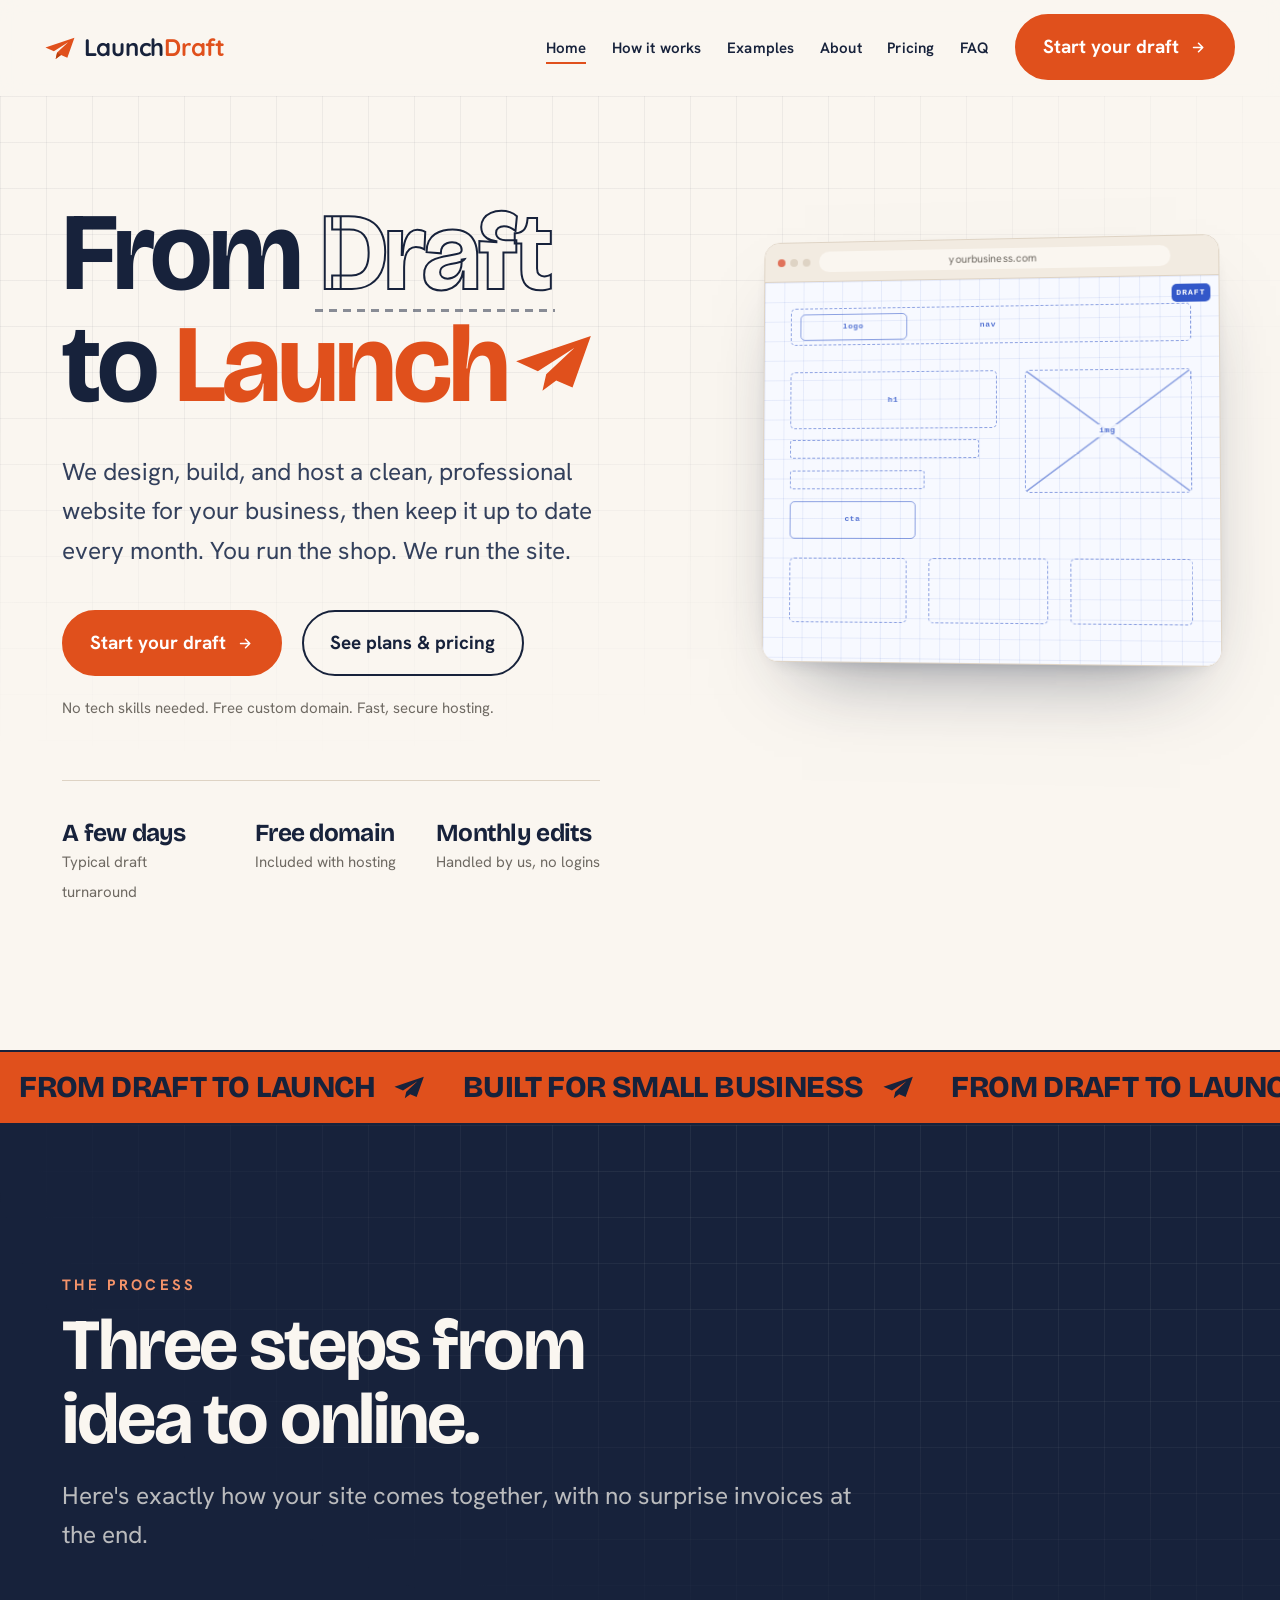
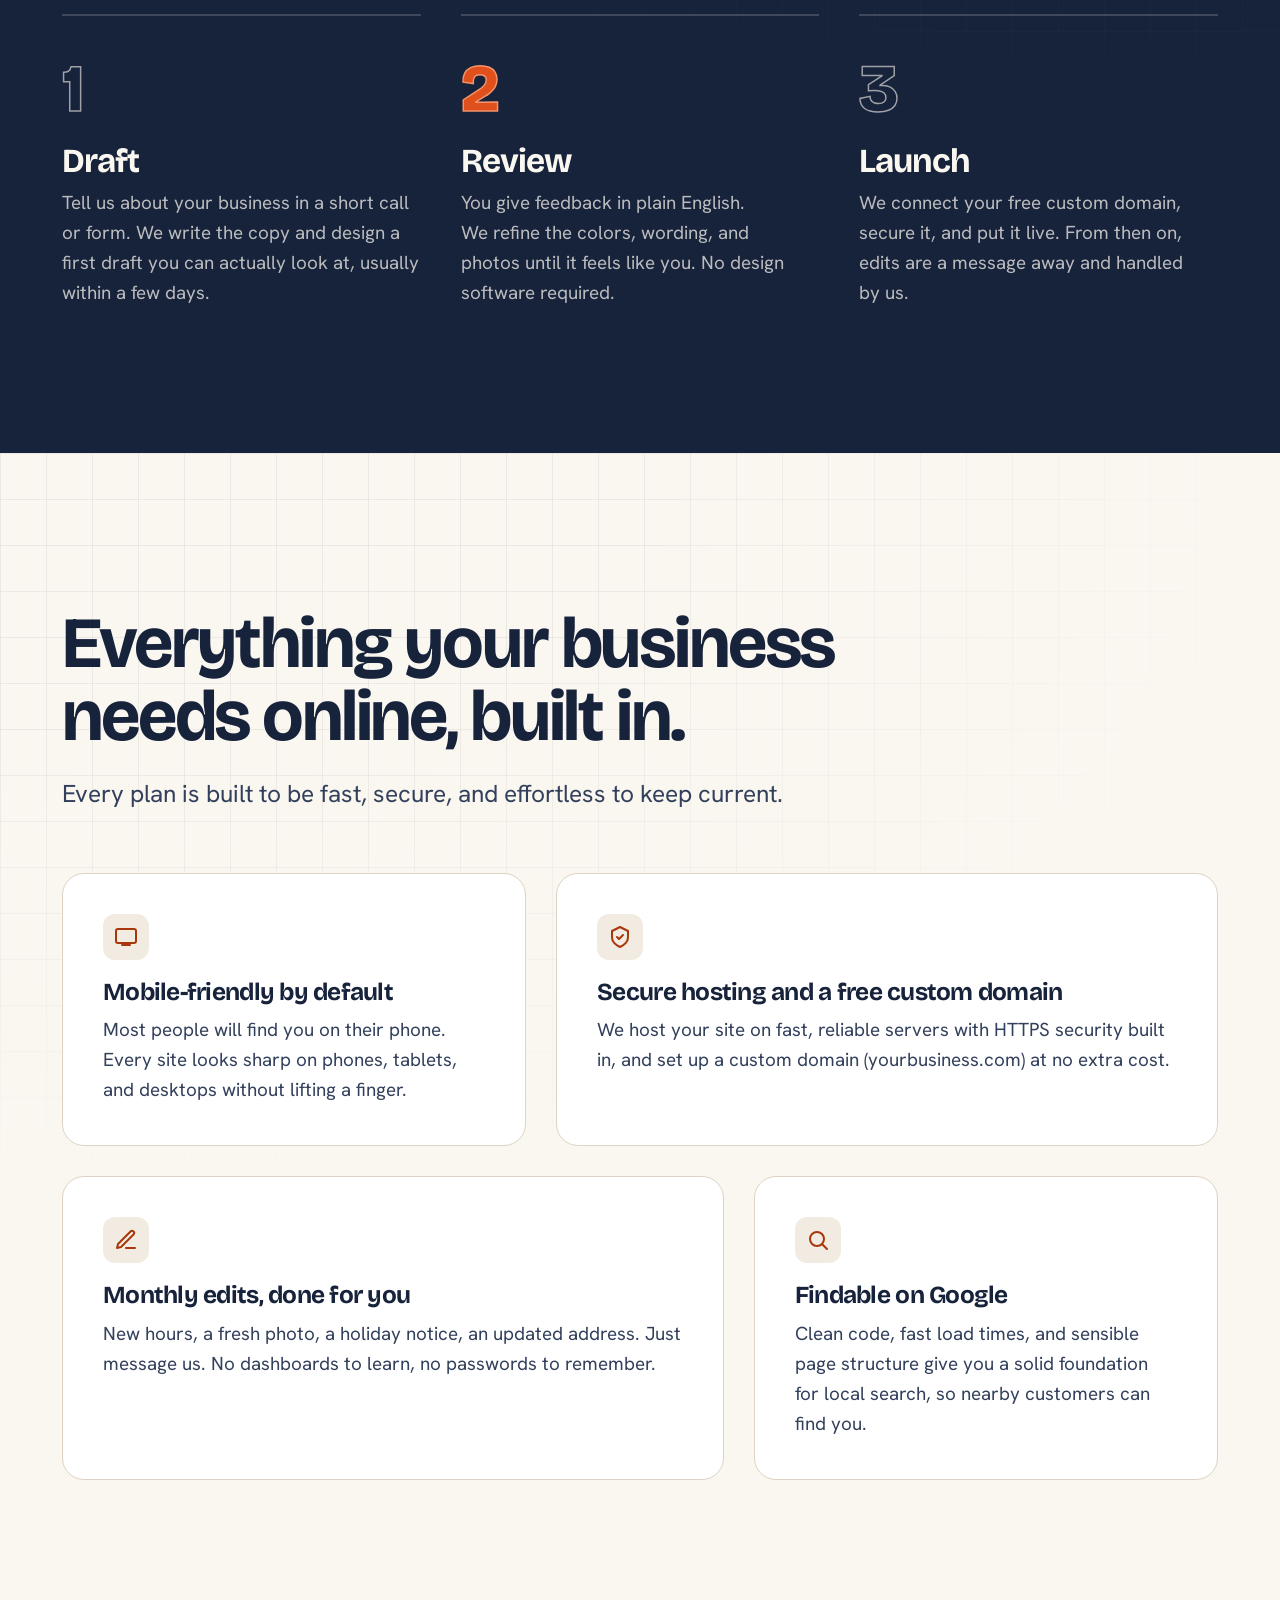
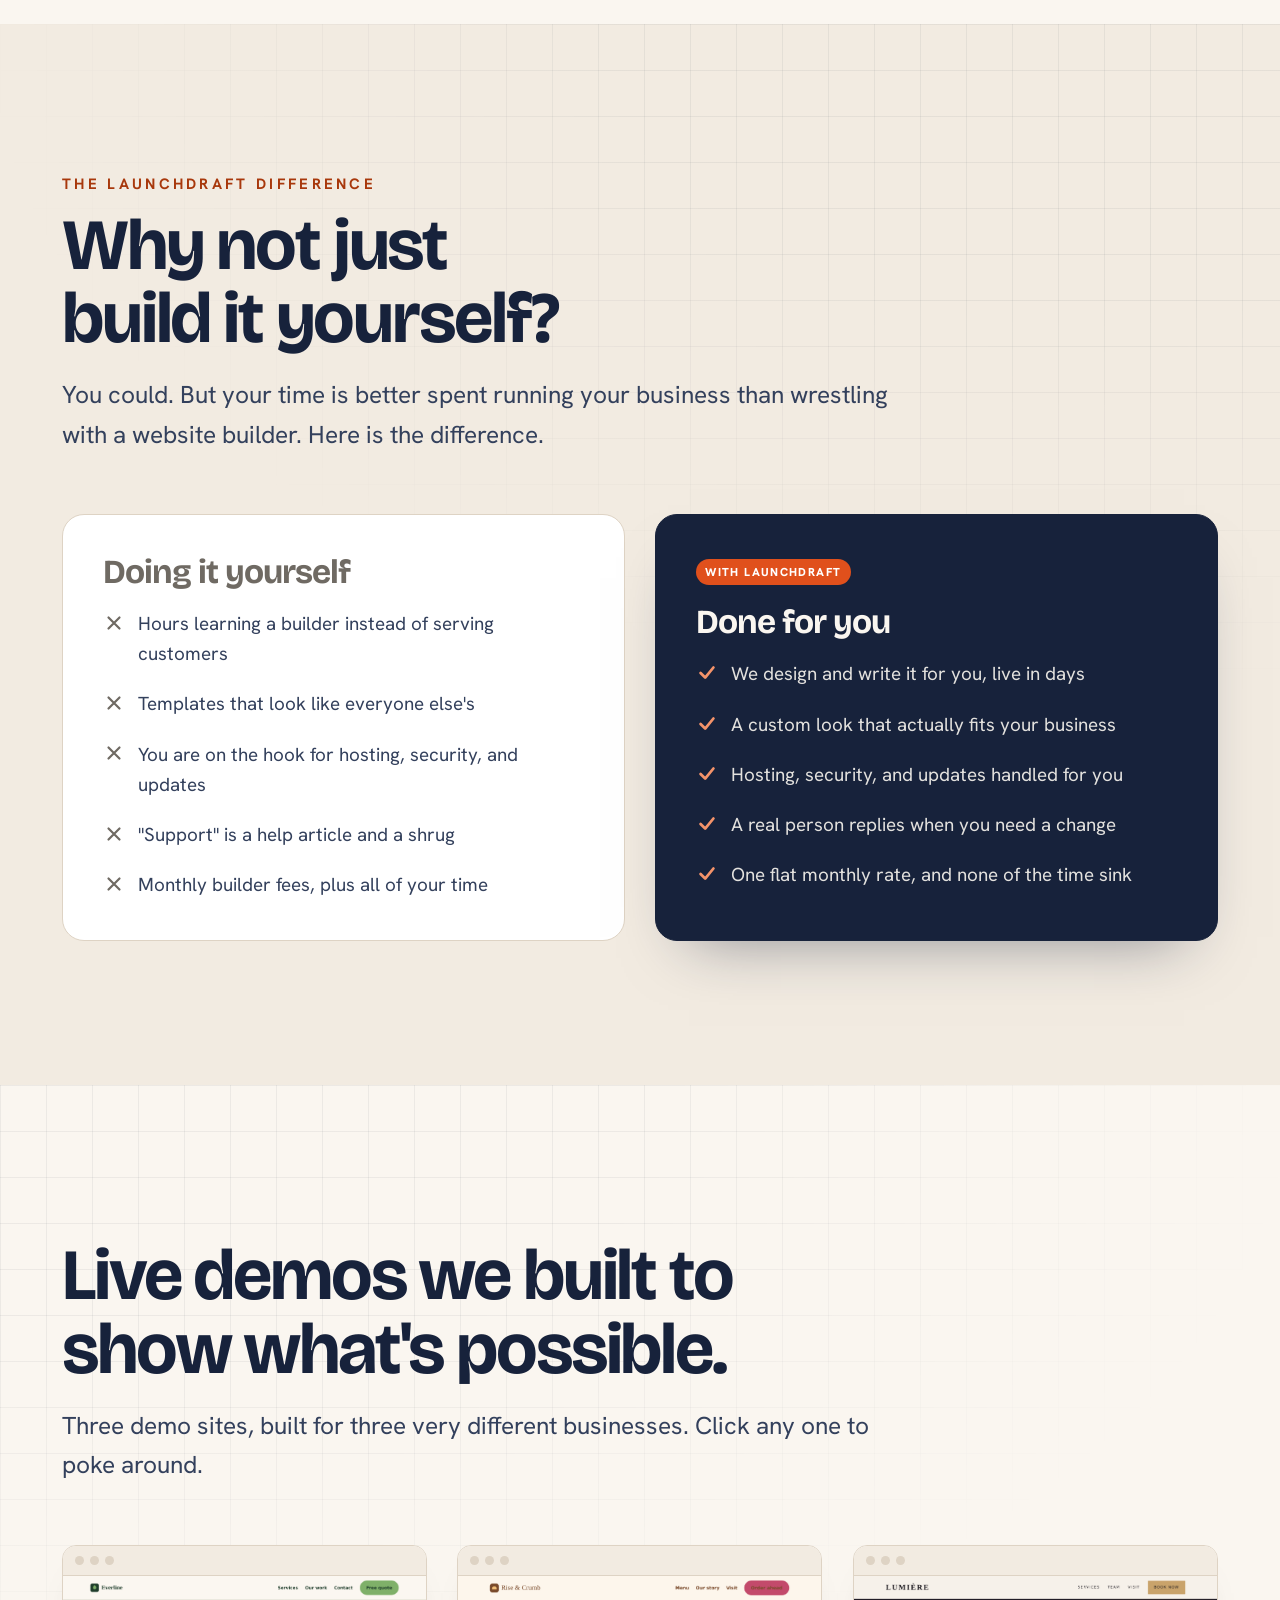
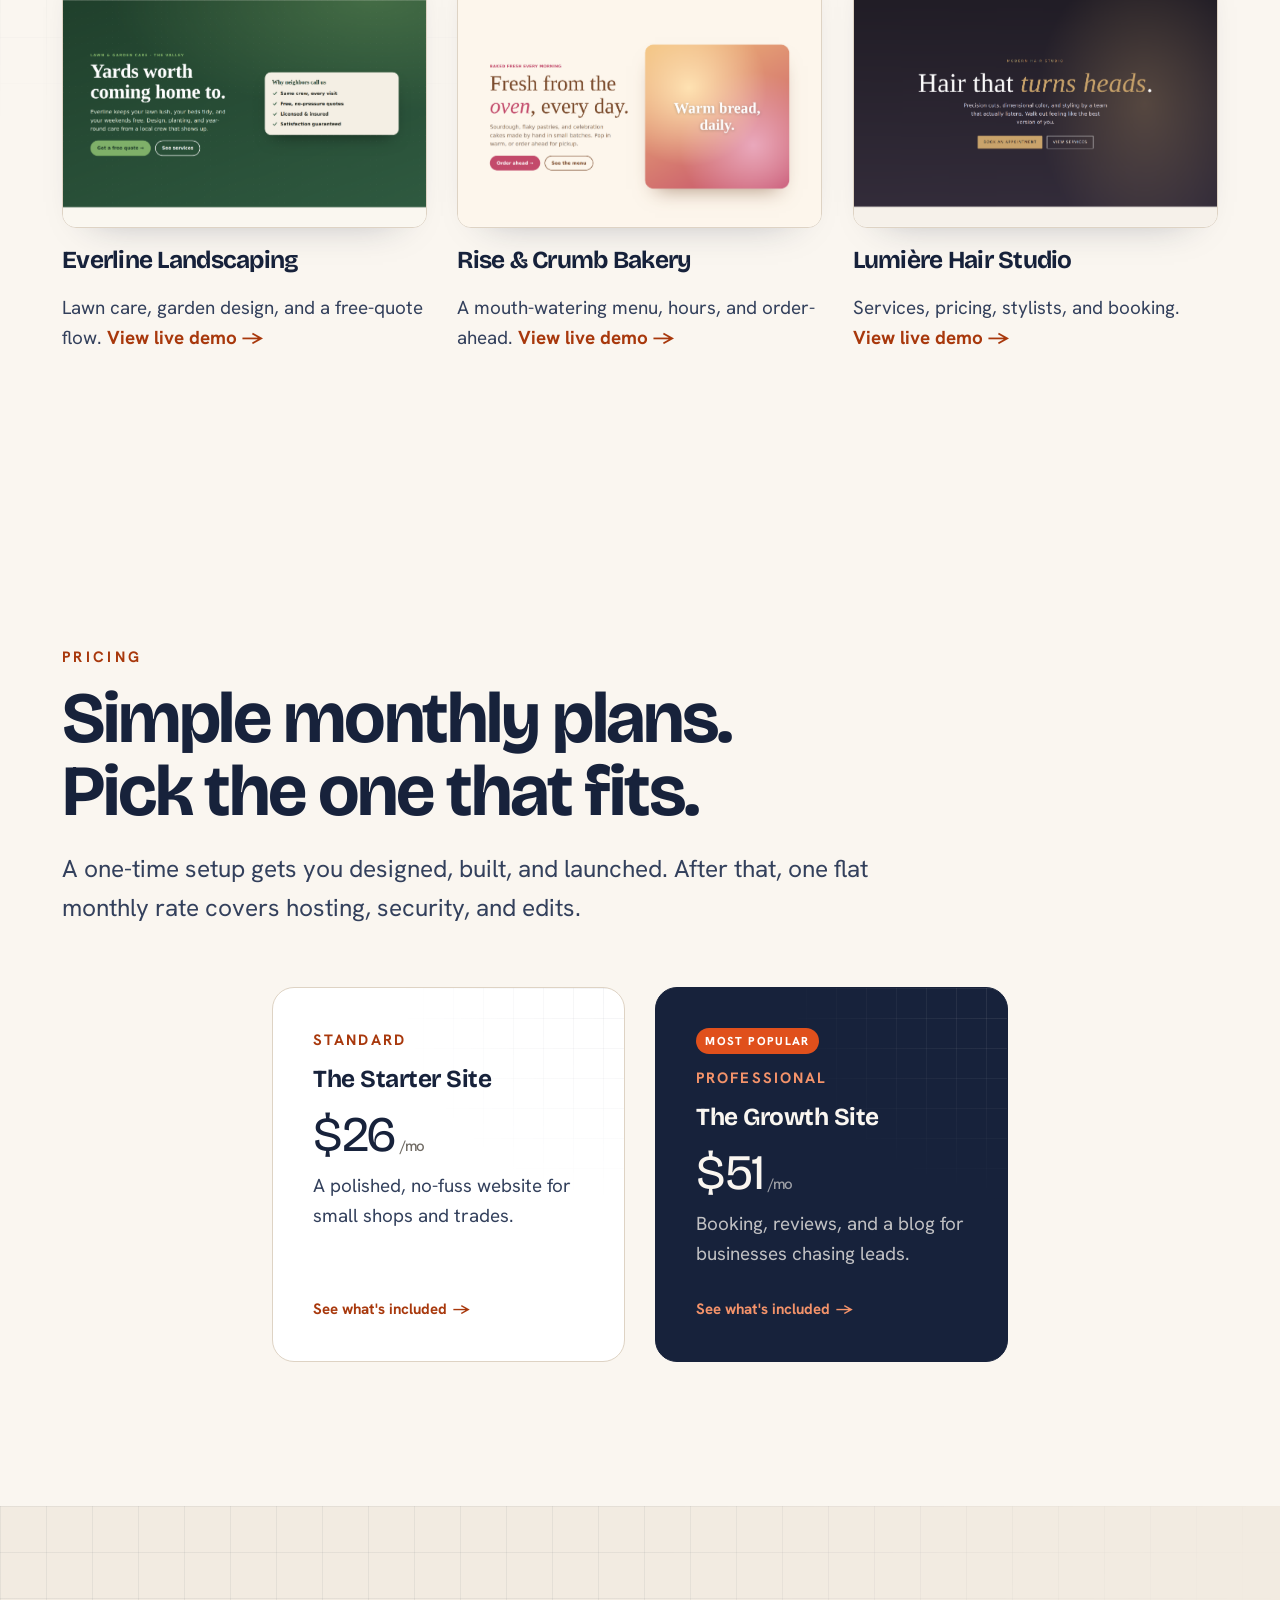
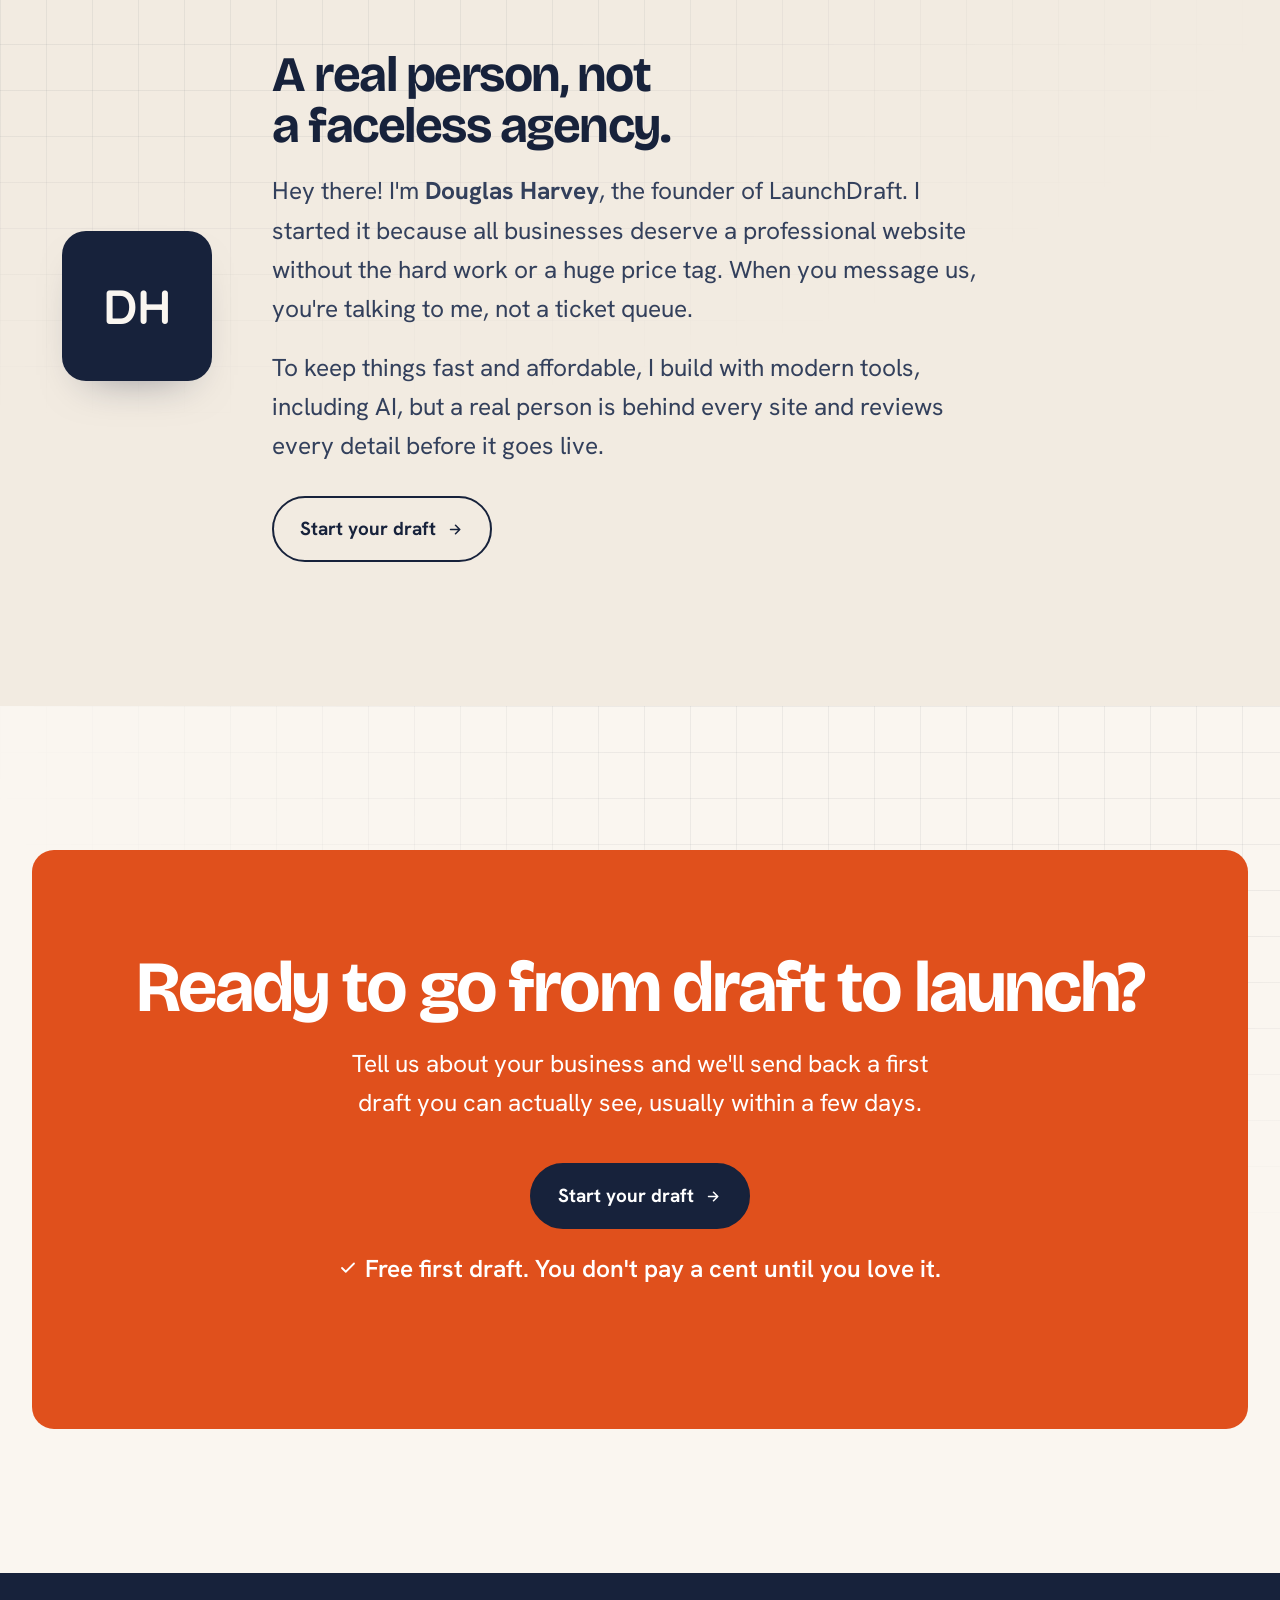
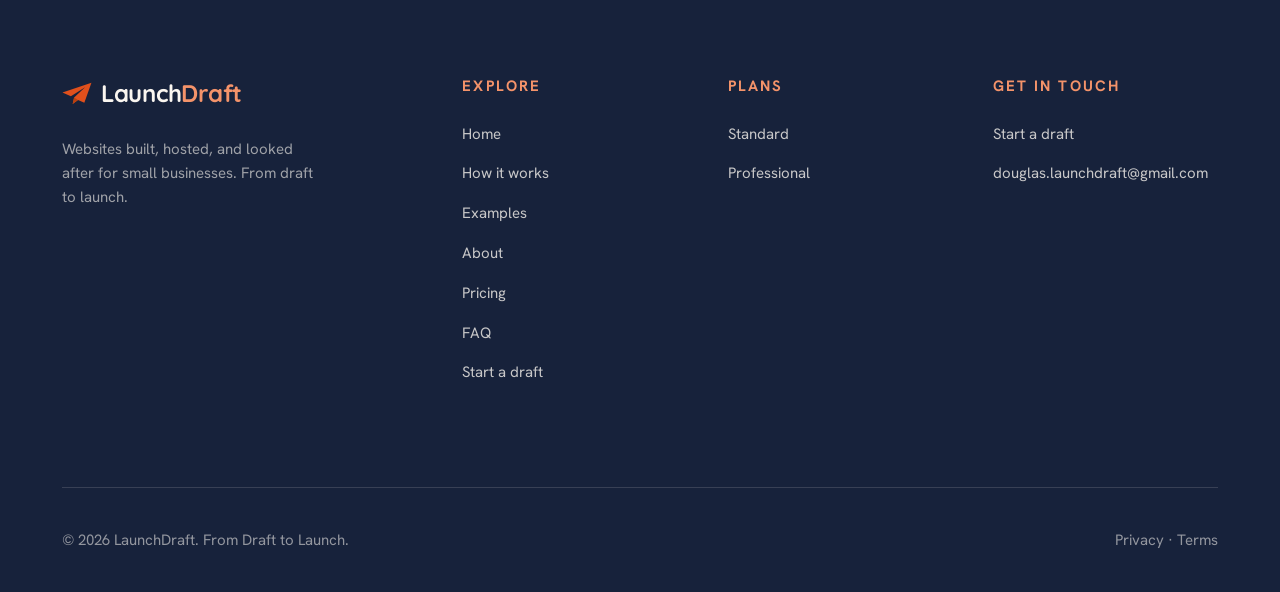
<file: index.html>
<!DOCTYPE html>
<html lang="en">
<head>
  <meta charset="UTF-8" />
  <meta name="viewport" content="width=device-width, initial-scale=1.0" />
  <!-- Marks that JS is running so content can hide for the reveal animation;
       without JS (blocked/failed) nothing is hidden and the page stays readable.
       Failsafe: if main.js never wires up reveals, show everything anyway. -->
  <script>document.documentElement.classList.add('js');window.addEventListener('load',function(){setTimeout(function(){if(!window.__revealReady){document.querySelectorAll('.reveal').forEach(function(el){el.classList.add('in');});}},1000);});</script>
  <title>LaunchDraft</title>
  <meta name="description" content="LaunchDraft designs, builds, hosts, and looks after professional websites for small businesses. You run the shop. We run the site. Plans from $26/month." />

  <link rel="preconnect" href="https://fonts.googleapis.com">
  <link rel="preconnect" href="https://fonts.gstatic.com" crossorigin>
  <link href="https://fonts.googleapis.com/css2?family=Quicksand:wght@700&family=Bricolage+Grotesque:opsz,wght@12..96,600;12..96,700;12..96,800&family=Hanken+Grotesk:wght@400;500;600;700&display=swap" rel="stylesheet">

  <link rel="icon" type="image/svg+xml" href="assets/favicon.svg">
  <link rel="icon" type="image/png" sizes="32x32" href="assets/favicon-32.png">
  <link rel="icon" type="image/png" sizes="512x512" href="assets/favicon.png">

  <!-- Social share preview, one set of tags covers WhatsApp, iMessage/SMS,
       Facebook, Discord, Microsoft Teams, Slack, LinkedIn, X, Telegram, etc.
       NOTE: og:image/og:url use absolute URLs. Update the domain below if you
       launch somewhere other than https://launchdraft.net -->
  <meta name="theme-color" content="#e0501c" />
  <link rel="canonical" href="https://launchdraft.net/" />
  <link rel="apple-touch-icon" href="assets/apple-touch-icon.png" />
  <meta property="og:type" content="website" />
  <meta property="og:site_name" content="LaunchDraft" />
  <meta property="og:title" content="LaunchDraft · From Draft to Launch" />
  <meta property="og:description" content="We design, build, and host a clean, professional website for your business, then keep it up to date every month." />
  <meta property="og:url" content="https://launchdraft.net/" />
  <meta property="og:image" content="https://launchdraft.net/assets/og.png" />
  <meta property="og:image:width" content="1200" />
  <meta property="og:image:height" content="630" />
  <meta property="og:image:alt" content="LaunchDraft · From Draft to Launch" />
  <meta name="twitter:card" content="summary_large_image" />
  <meta name="twitter:title" content="LaunchDraft · From Draft to Launch" />
  <meta name="twitter:description" content="Websites built, hosted, and looked after for small businesses." />
  <meta name="twitter:image" content="https://launchdraft.net/assets/og.png" />

  <!-- Structured data: helps Google understand the business and its plans -->
  <script type="application/ld+json">
  {
    "@context": "https://schema.org",
    "@type": "ProfessionalService",
    "name": "LaunchDraft",
    "description": "LaunchDraft designs, builds, hosts, and maintains professional websites for small businesses.",
    "url": "https://launchdraft.net/",
    "slogan": "From Draft to Launch",
    "areaServed": "United States",
    "serviceType": "Website design, hosting, and maintenance for small businesses",
    "offers": [
      { "@type": "Offer", "name": "Standard", "priceCurrency": "USD", "price": "26", "description": "A clean, professional 3-to-5 page website with hosting, a free custom domain, and monthly edits." },
      { "@type": "Offer", "name": "Professional", "priceCurrency": "USD", "price": "51", "description": "Up to 10 pages with online booking, review widgets, and a blog for businesses generating leads." }
    ]
  }
  </script>

  <link rel="stylesheet" href="styles.css" />
</head>
<body>

  <!-- ============ NAV ============ -->
  <header class="nav" id="nav">
    <div class="wrap nav__inner">
      <a class="logo" href="index.html" aria-label="LaunchDraft home">
        <img class="logo__mark" src="launchdraft_logo.svg" alt="" width="30" height="30" />
        <span>Launch<b>Draft</b></span>
      </a>
      <button class="nav__toggle" type="button" aria-label="Open menu" aria-expanded="false" aria-controls="navmenu">
        <span></span><span></span><span></span>
      </button>
      <nav class="nav__menu" id="navmenu" aria-label="Primary">
        <a class="link" href="/" aria-current="page">Home</a>
        <a class="link" href="/#how">How it works</a>
        <a class="link" href="/#work">Examples</a>
        <a class="link" href="/#about">About</a>
        <a class="link" href="/pricing/">Pricing</a>
        <a class="link" href="/pricing/#faq">FAQ</a>
        <a class="btn btn-primary" href="/start/">Start your draft <span class="arrow" aria-hidden="true">→</span></a>
      </nav>
    </div>
  </header>

  <main id="top">

    <!-- ============ HERO ============ -->
    <section class="hero" id="hero">
      <div class="blueprint" aria-hidden="true"></div>
      <div class="wrap">
        <div class="hero__col">
          <h1 class="hero__title reveal" style="--i:0">
            <span class="hero__line">From <span class="word-draft">Draft</span></span>
            <span class="hero__line">to <span class="word-launch">Launch<svg class="rocket" viewBox="0 0 270 270" aria-hidden="true" fill="currentColor"><path d="M265,42 L4,130 L80,165 L208,83 L109,176 L96,233 L144,197 L201,222 Z"/></svg></span></span>
          </h1>

          <p class="hero__sub reveal" style="--i:1">
            We design, build, and host a clean, professional website for your business,
            then keep it up to date every month. You run the shop. We run the site.
          </p>

          <div class="hero__actions reveal" style="--i:2">
            <a class="btn btn-primary" href="/start/">Start your draft <span class="arrow" aria-hidden="true">→</span></a>
            <a class="btn btn-ghost" href="/pricing/">See plans &amp; pricing</a>
          </div>
          <p class="hero__note reveal" style="--i:3; margin-top: var(--space-s);">No tech skills needed. Free custom domain. Fast, secure hosting.</p>

          <div class="hero__meta reveal" style="--i:4">
            <div class="stat"><b>A few days</b><span>Typical draft turnaround</span></div>
            <div class="stat"><b>Free domain</b><span>Included with hosting</span></div>
            <div class="stat"><b>Monthly edits</b><span>Handled by us, no logins</span></div>
          </div>
        </div>

        <!-- ============================================================
             HERO SHOWCASE  (blueprint that builds into a finished site)
             EASY TO REMOVE: delete this entire <aside> block and the hero
             falls back to a single centered column automatically. The
             matching styles are fenced under "HERO SHOWCASE" in styles.css.
             ============================================================ -->
        <aside class="hero__showcase reveal" style="--i:2" aria-hidden="true">
          <div class="showcase__card">
            <div class="showcase__bar">
              <span class="showcase__dots"><i></i><i></i><i></i></span>
              <span class="showcase__url">yourbusiness.com</span>
            </div>
            <div class="showcase__screen">
              <!-- Finished site (revealed as the blueprint clears) -->
              <div class="mini">
                <div class="mini__nav">
                  <span class="mini__logo"><i></i>Fern &amp; Field</span>
                  <span class="mini__links"><i></i><i></i><i></i></span>
                  <span class="mini__cta">Book</span>
                </div>
                <div class="mini__hero">
                  <div class="mini__copy">
                    <span class="mini__eyebrow">Landscaping &amp; design</span>
                    <strong class="mini__h1">Gardens that grow with you.</strong>
                    <span class="mini__p"></span>
                    <span class="mini__p mini__p--short"></span>
                    <span class="mini__btn">Get a free quote</span>
                  </div>
                  <div class="mini__art" aria-hidden="true">
                    <svg viewBox="0 0 64 64" fill="none"><path d="M32 54c0-14 8-22 18-26-2 12-8 22-18 26Z" fill="currentColor" opacity=".9"/><path d="M32 54c0-12-7-19-16-22 1 11 7 19 16 22Z" fill="currentColor" opacity=".55"/><path d="M32 56V38" stroke="currentColor" stroke-width="2.4" stroke-linecap="round"/></svg>
                  </div>
                </div>
                <div class="mini__cards">
                  <span class="mini__tile"></span>
                  <span class="mini__tile"></span>
                  <span class="mini__tile"></span>
                </div>
              </div>
              <!-- Blueprint overlay (the "draft") -->
              <div class="mini-bp" aria-hidden="true">
                <span class="mini-bp__tag">draft</span>
                <span class="bp bp-nav"><b>nav</b></span>
                <span class="bp bp-logo"><b>logo</b></span>
                <span class="bp bp-h1"><b>H1</b></span>
                <span class="bp bp-line"></span>
                <span class="bp bp-line bp-line--2"></span>
                <span class="bp bp-btn"><b>CTA</b></span>
                <span class="bp bp-img"><svg class="bp-img__x" viewBox="0 0 100 100" preserveAspectRatio="none"><line x1="0" y1="0" x2="100" y2="100" vector-effect="non-scaling-stroke"/><line x1="100" y1="0" x2="0" y2="100" vector-effect="non-scaling-stroke"/></svg><b>IMG</b></span>
                <span class="bp bp-tile bp-tile--1"></span>
                <span class="bp bp-tile bp-tile--2"></span>
                <span class="bp bp-tile bp-tile--3"></span>
              </div>
            </div>
          </div>
        </aside>
      </div>
    </section>

    <!-- ============ SLIDING SLOGAN BAR ============ -->
    <div class="marquee" aria-hidden="true">
      <div class="marquee__track">
        <span>From Draft to Launch <svg viewBox="0 0 270 270" fill="currentColor"><path d="M265,42 L4,130 L80,165 L208,83 L109,176 L96,233 L144,197 L201,222 Z"/></svg></span>
        <span>Built for small business <svg viewBox="0 0 270 270" fill="currentColor"><path d="M265,42 L4,130 L80,165 L208,83 L109,176 L96,233 L144,197 L201,222 Z"/></svg></span>
        <span>From Draft to Launch <svg viewBox="0 0 270 270" fill="currentColor"><path d="M265,42 L4,130 L80,165 L208,83 L109,176 L96,233 L144,197 L201,222 Z"/></svg></span>
        <span>You run the shop. We run the site. <svg viewBox="0 0 270 270" fill="currentColor"><path d="M265,42 L4,130 L80,165 L208,83 L109,176 L96,233 L144,197 L201,222 Z"/></svg></span>
        <span>From Draft to Launch <svg viewBox="0 0 270 270" fill="currentColor"><path d="M265,42 L4,130 L80,165 L208,83 L109,176 L96,233 L144,197 L201,222 Z"/></svg></span>
        <span>Built for small business <svg viewBox="0 0 270 270" fill="currentColor"><path d="M265,42 L4,130 L80,165 L208,83 L109,176 L96,233 L144,197 L201,222 Z"/></svg></span>
        <span>From Draft to Launch <svg viewBox="0 0 270 270" fill="currentColor"><path d="M265,42 L4,130 L80,165 L208,83 L109,176 L96,233 L144,197 L201,222 Z"/></svg></span>
        <span>You run the shop. We run the site. <svg viewBox="0 0 270 270" fill="currentColor"><path d="M265,42 L4,130 L80,165 L208,83 L109,176 L96,233 L144,197 L201,222 Z"/></svg></span>
      </div>
    </div>

    <!-- ============ HOW IT WORKS ============ -->
    <section class="section section--ink grid-right" id="how">
      <div class="wrap">
        <div class="section__head reveal">
          <span class="overline">The process</span>
          <h2>Three steps from idea to online.</h2>
          <p>Here's exactly how your site comes together, with no surprise invoices at the end.</p>
        </div>
        <div class="steps">
          <article class="step reveal">
            <div class="step__num">1</div>
            <h3>Draft</h3>
            <p>Tell us about your business in a short call or form. We write the copy and design a first draft you can actually look at, usually within a few days.</p>
          </article>
          <article class="step reveal" style="--i:1">
            <div class="step__num">2</div>
            <h3>Review</h3>
            <p>You give feedback in plain English. We refine the colors, wording, and photos until it feels like you. No design software required.</p>
          </article>
          <article class="step reveal" style="--i:2">
            <div class="step__num">3</div>
            <h3>Launch</h3>
            <p>We connect your free custom domain, secure it, and put it live. From then on, edits are a message away and handled by us.</p>
          </article>
        </div>
      </div>
    </section>

    <!-- ============ WHAT YOU GET ============ -->
    <section class="section grid-left" id="included">
      <div class="wrap">
        <div class="section__head reveal">
          <h2>Everything your business needs online, built in.</h2>
          <p>Every plan is built to be fast, secure, and effortless to keep current.</p>
        </div>
        <div class="features">
          <article class="feature reveal">
            <div class="feature__icon" aria-hidden="true">
              <svg viewBox="0 0 24 24" fill="none" stroke="currentColor" stroke-width="2" stroke-linecap="round" stroke-linejoin="round"><rect x="2" y="4" width="20" height="14" rx="2"/><path d="M8 20h8M12 18v2"/></svg>
            </div>
            <h3>Mobile-friendly by default</h3>
            <p>Most people will find you on their phone. Every site looks sharp on phones, tablets, and desktops without lifting a finger.</p>
          </article>
          <article class="feature reveal" style="--i:1">
            <div class="feature__icon" aria-hidden="true">
              <svg viewBox="0 0 24 24" fill="none" stroke="currentColor" stroke-width="2" stroke-linecap="round" stroke-linejoin="round"><path d="M12 2l8 4v6c0 5-3.5 8-8 10-4.5-2-8-5-8-10V6z"/><path d="M9 12l2 2 4-4"/></svg>
            </div>
            <h3>Secure hosting and a free custom domain</h3>
            <p>We host your site on fast, reliable servers with HTTPS security built in, and set up a custom domain (yourbusiness.com) at no extra cost.</p>
          </article>
          <article class="feature reveal">
            <div class="feature__icon" aria-hidden="true">
              <svg viewBox="0 0 24 24" fill="none" stroke="currentColor" stroke-width="2" stroke-linecap="round" stroke-linejoin="round"><path d="M12 20h9"/><path d="M16.5 3.5a2.12 2.12 0 0 1 3 3L7 19l-4 1 1-4z"/></svg>
            </div>
            <h3>Monthly edits, done for you</h3>
            <p>New hours, a fresh photo, a holiday notice, an updated address. Just message us. No dashboards to learn, no passwords to remember.</p>
          </article>
          <article class="feature reveal" style="--i:1">
            <div class="feature__icon" aria-hidden="true">
              <svg viewBox="0 0 24 24" fill="none" stroke="currentColor" stroke-width="2" stroke-linecap="round" stroke-linejoin="round"><circle cx="11" cy="11" r="7"/><path d="M21 21l-4.3-4.3"/></svg>
            </div>
            <h3>Findable on Google</h3>
            <p>Clean code, fast load times, and sensible page structure give you a solid foundation for local search, so nearby customers can find you.</p>
          </article>
        </div>
      </div>
    </section>

    <!-- ============ WHY NOT DIY ============ -->
    <section class="section section--surface grid-right" id="why">
      <div class="wrap">
        <div class="section__head reveal">
          <span class="overline">The LaunchDraft difference</span>
          <h2>Why not just build it yourself?</h2>
          <p>You could. But your time is better spent running your business than wrestling with a website builder. Here is the difference.</p>
        </div>
        <div class="compare">
          <article class="compare__card compare__card--diy reveal">
            <h3>Doing it yourself</h3>
            <ul class="compare__list compare__list--diy">
              <li><svg viewBox="0 0 24 24" fill="none" stroke="currentColor" stroke-width="2.4" stroke-linecap="round" aria-hidden="true"><path d="M6 6l12 12M18 6L6 18"/></svg><span>Hours learning a builder instead of serving customers</span></li>
              <li><svg viewBox="0 0 24 24" fill="none" stroke="currentColor" stroke-width="2.4" stroke-linecap="round" aria-hidden="true"><path d="M6 6l12 12M18 6L6 18"/></svg><span>Templates that look like everyone else's</span></li>
              <li><svg viewBox="0 0 24 24" fill="none" stroke="currentColor" stroke-width="2.4" stroke-linecap="round" aria-hidden="true"><path d="M6 6l12 12M18 6L6 18"/></svg><span>You are on the hook for hosting, security, and updates</span></li>
              <li><svg viewBox="0 0 24 24" fill="none" stroke="currentColor" stroke-width="2.4" stroke-linecap="round" aria-hidden="true"><path d="M6 6l12 12M18 6L6 18"/></svg><span>"Support" is a help article and a shrug</span></li>
              <li><svg viewBox="0 0 24 24" fill="none" stroke="currentColor" stroke-width="2.4" stroke-linecap="round" aria-hidden="true"><path d="M6 6l12 12M18 6L6 18"/></svg><span>Monthly builder fees, plus all of your time</span></li>
            </ul>
          </article>
          <article class="compare__card compare__card--us reveal" style="--i:1">
            <span class="compare__badge">With LaunchDraft</span>
            <h3>Done for you</h3>
            <ul class="compare__list compare__list--us">
              <li><svg viewBox="0 0 24 24" fill="none" stroke="currentColor" stroke-width="3" stroke-linecap="round" stroke-linejoin="round" aria-hidden="true"><path d="M5 12l5 5 9-11"/></svg><span>We design and write it for you, live in days</span></li>
              <li><svg viewBox="0 0 24 24" fill="none" stroke="currentColor" stroke-width="3" stroke-linecap="round" stroke-linejoin="round" aria-hidden="true"><path d="M5 12l5 5 9-11"/></svg><span>A custom look that actually fits your business</span></li>
              <li><svg viewBox="0 0 24 24" fill="none" stroke="currentColor" stroke-width="3" stroke-linecap="round" stroke-linejoin="round" aria-hidden="true"><path d="M5 12l5 5 9-11"/></svg><span>Hosting, security, and updates handled for you</span></li>
              <li><svg viewBox="0 0 24 24" fill="none" stroke="currentColor" stroke-width="3" stroke-linecap="round" stroke-linejoin="round" aria-hidden="true"><path d="M5 12l5 5 9-11"/></svg><span>A real person replies when you need a change</span></li>
              <li><svg viewBox="0 0 24 24" fill="none" stroke="currentColor" stroke-width="3" stroke-linecap="round" stroke-linejoin="round" aria-hidden="true"><path d="M5 12l5 5 9-11"/></svg><span>One flat monthly rate, and none of the time sink</span></li>
            </ul>
          </article>
        </div>
      </div>
    </section>

    <!-- ============ EXAMPLES / WORK ============ -->
    <section class="section grid-left" id="work">
      <div class="wrap">
        <div class="section__head reveal">
          <h2>Live demos we built to show what's possible.</h2>
          <p>Three demo sites, built for three very different businesses. Click any one to poke around.</p>
        </div>
        <div class="work">
          <a class="work__card reveal" href="demos/landscaper/">
            <div class="work__frame">
              <span class="work__dots" aria-hidden="true"><i></i><i></i><i></i></span>
              <img class="work__shot-img" src="assets/demo-landscaper.png" alt="Everline Landscaping demo homepage" loading="lazy" width="1300" height="900" />
            </div>
            <h3>Everline Landscaping</h3>
            <p>Lawn care, garden design, and a free-quote flow. <span class="work__view">View live demo →</span></p>
          </a>
          <a class="work__card reveal" style="--i:1" href="demos/bakery/">
            <div class="work__frame">
              <span class="work__dots" aria-hidden="true"><i></i><i></i><i></i></span>
              <img class="work__shot-img" src="assets/demo-bakery.png" alt="Rise &amp; Crumb bakery demo homepage" loading="lazy" width="1300" height="900" />
            </div>
            <h3>Rise &amp; Crumb Bakery</h3>
            <p>A mouth-watering menu, hours, and order-ahead. <span class="work__view">View live demo →</span></p>
          </a>
          <a class="work__card reveal" style="--i:2" href="demos/salon/">
            <div class="work__frame">
              <span class="work__dots" aria-hidden="true"><i></i><i></i><i></i></span>
              <img class="work__shot-img" src="assets/demo-salon.png" alt="Lumière Hair Studio demo homepage" loading="lazy" width="1300" height="900" />
            </div>
            <h3>Lumière Hair Studio</h3>
            <p>Services, pricing, stylists, and booking. <span class="work__view">View live demo →</span></p>
          </a>
        </div>
      </div>
    </section>

    <!-- ============ TESTIMONIALS (hidden until a real quote exists) ============ -->
<!-- Hidden until we have a real client quote. To bring it back, delete this opening comment line and the closing arrow at the end of this block.
    <section class="section section--ink grid-right" id="reviews">
      <div class="wrap">
        <div class="section__head reveal">
          <span class="overline">In their words</span>
          <h2>What owners say.</h2>
          <p>We're just getting started. Real quotes from clients will replace these samples as sites go live.</p>
        </div>
        <div class="quotes">
          <figure class="quote reveal">
            <span class="quote__tag">Sample</span>
            <blockquote>"One specific sentence about what changed for their business after launch goes right here."</blockquote>
            <figcaption><b>First &amp; last name</b><span>Business type, City</span></figcaption>
          </figure>
          <figure class="quote reveal" style="--i:1">
            <span class="quote__tag">Sample</span>
            <blockquote>"A short, honest quote about how easy it was to work with you and the result they got."</blockquote>
            <figcaption><b>First &amp; last name</b><span>Business type, City</span></figcaption>
          </figure>
          <figure class="quote reveal" style="--i:2">
            <span class="quote__tag">Sample</span>
            <blockquote>"A line about the monthly edits or support that made their life easier belongs here."</blockquote>
            <figcaption><b>First &amp; last name</b><span>Business type, City</span></figcaption>
          </figure>
        </div>
      </div>
    </section>
    -->

    <!-- ============ PLANS AT A GLANCE ============ -->
    <section class="section" id="plans-glance">
      <div class="wrap">
        <div class="section__head reveal">
          <span class="overline">Pricing</span>
          <h2>Simple monthly plans. Pick the one that fits.</h2>
          <p>A one-time setup gets you designed, built, and launched. After that, one flat monthly rate covers hosting, security, and edits.</p>
        </div>
        <div class="glance">
          <a class="glance__card reveal" href="/pricing/">
            <span class="glance__tag">Standard</span>
            <span class="glance__name">The Starter Site</span>
            <span class="glance__price">$26<small>/mo</small></span>
            <span class="glance__line">A polished, no-fuss website for small shops and trades.</span>
            <span class="glance__go">See what's included <span aria-hidden="true">→</span></span>
          </a>
          <a class="glance__card glance__card--featured reveal" style="--i:1" href="/pricing/">
            <span class="glance__badge">Most popular</span>
            <span class="glance__tag">Professional</span>
            <span class="glance__name">The Growth Site</span>
            <span class="glance__price">$51<small>/mo</small></span>
            <span class="glance__line">Booking, reviews, and a blog for businesses chasing leads.</span>
            <span class="glance__go">See what's included <span aria-hidden="true">→</span></span>
          </a>
        </div>
      </div>
    </section>

    <!-- ============ ABOUT / FOUNDER ============ -->
    <!-- PLACEHOLDER: write your real story and name here, and swap the initials
         avatar for a photo when you have one. -->
    <section class="section section--surface grid-left" id="about">
      <div class="wrap">
        <div class="about">
          <div class="about__media reveal" aria-hidden="true">
            <div class="about__avatar">DH</div>
          </div>
          <div class="about__body reveal" style="--i:1">
            <h2>A real person, not a faceless agency.</h2>
            <p>Hey there! I'm <b>Douglas Harvey</b>, the founder of LaunchDraft. I started it because all businesses deserve a professional website without the hard work or a huge price tag. When you message us, you're talking to me, not a ticket queue.</p>
            <p>To keep things fast and affordable, I build with modern tools, including AI, but a real person is behind every site and reviews every detail before it goes live.</p>
            <a class="btn btn-ghost" href="/start/">Start your draft <span class="arrow" aria-hidden="true">→</span></a>
          </div>
        </div>
      </div>
    </section>

    <!-- ============ CTA ============ -->
    <section class="section cta-band grid-right" id="contact">
      <div class="wrap reveal">
        <h2>Ready to go from draft to launch?</h2>
        <p>Tell us about your business and we'll send back a first draft you can actually see, usually within a few days.</p>
        <a class="btn btn-primary" href="/start/">Start your draft <span class="arrow" aria-hidden="true">→</span></a>
        <p class="cta-guarantee"><svg viewBox="0 0 24 24" fill="none" stroke="currentColor" stroke-width="2.4" stroke-linecap="round" stroke-linejoin="round" aria-hidden="true"><path d="M20 6L9 17l-5-5"/></svg> Free first draft. You don't pay a cent until you love it.</p>
      </div>
    </section>

  </main>

  <!-- ============ FOOTER ============ -->
  <footer class="footer">
    <div class="wrap">
      <div class="footer__grid">
        <div>
          <a class="logo" href="index.html" aria-label="LaunchDraft home">
            <img class="logo__mark" src="launchdraft_logo.svg" alt="" width="30" height="30" />
            <span>Launch<b style="color:var(--accent-tint)">Draft</b></span>
          </a>
          <p class="footer__tag">Websites built, hosted, and looked after for small businesses. From draft to launch.</p>
        </div>
        <div>
          <h4>Explore</h4>
          <ul>
            <li><a href="/">Home</a></li>
            <li><a href="/#how">How it works</a></li>
            <li><a href="/#work">Examples</a></li>
            <li><a href="/#about">About</a></li>
            <li><a href="/pricing/">Pricing</a></li>
            <li><a href="/pricing/#faq">FAQ</a></li>
            <li><a href="/start/">Start a draft</a></li>
          </ul>
        </div>
        <div>
          <h4>Plans</h4>
          <ul>
            <li><a href="/pricing/">Standard</a></li>
            <li><a href="/pricing/">Professional</a></li>
          </ul>
        </div>
        <div>
          <h4>Get in touch</h4>
          <ul>
            <li><a href="/start/">Start a draft</a></li>
            <li><a href="mailto:douglas.launchdraft@gmail.com">douglas.launchdraft@gmail.com</a></li>
          </ul>
        </div>
      </div>
      <div class="footer__bottom">
        <span>&copy; <span id="year">2026</span> LaunchDraft. From Draft to Launch.</span>
        <span class="footer__legal"><a href="/privacy/">Privacy</a> · <a href="/terms/">Terms</a></span>
      </div>
    </div>
  </footer>

  <script src="main.js"></script>
</body>
</html>
</file>
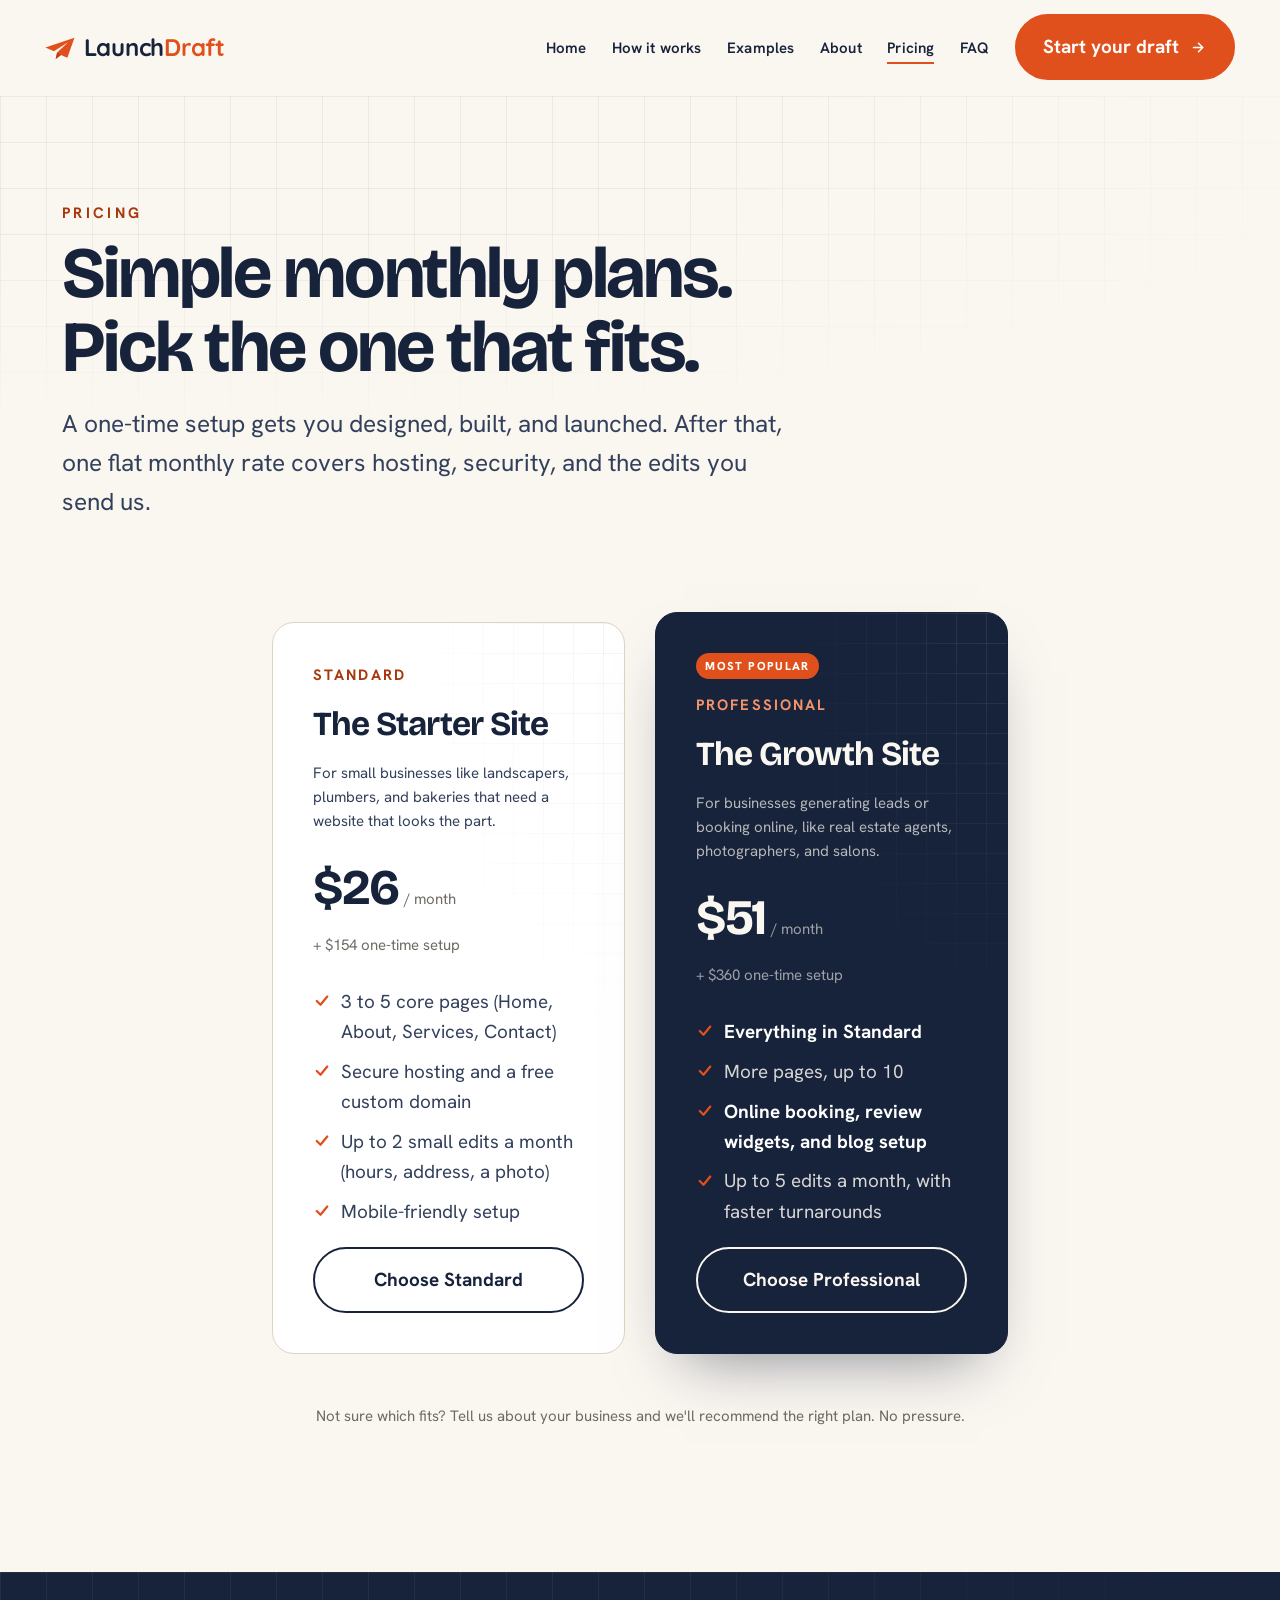
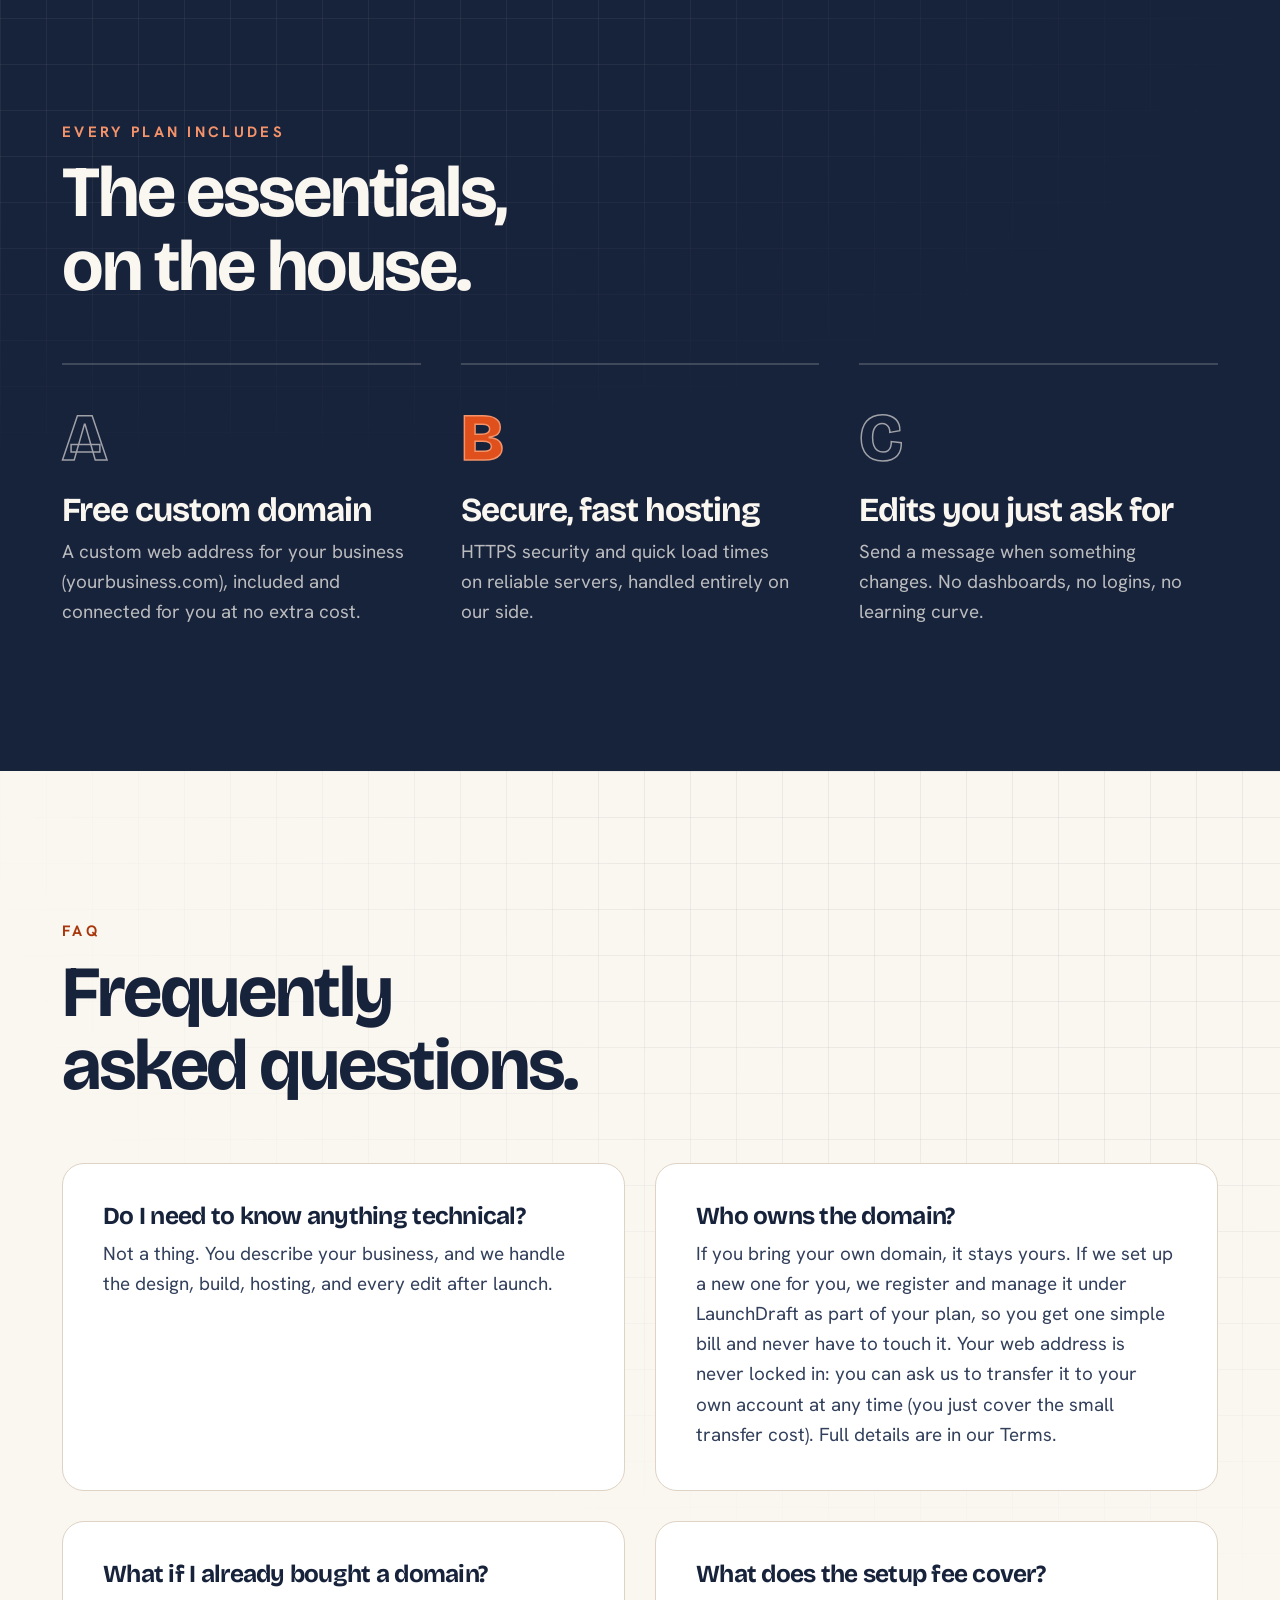
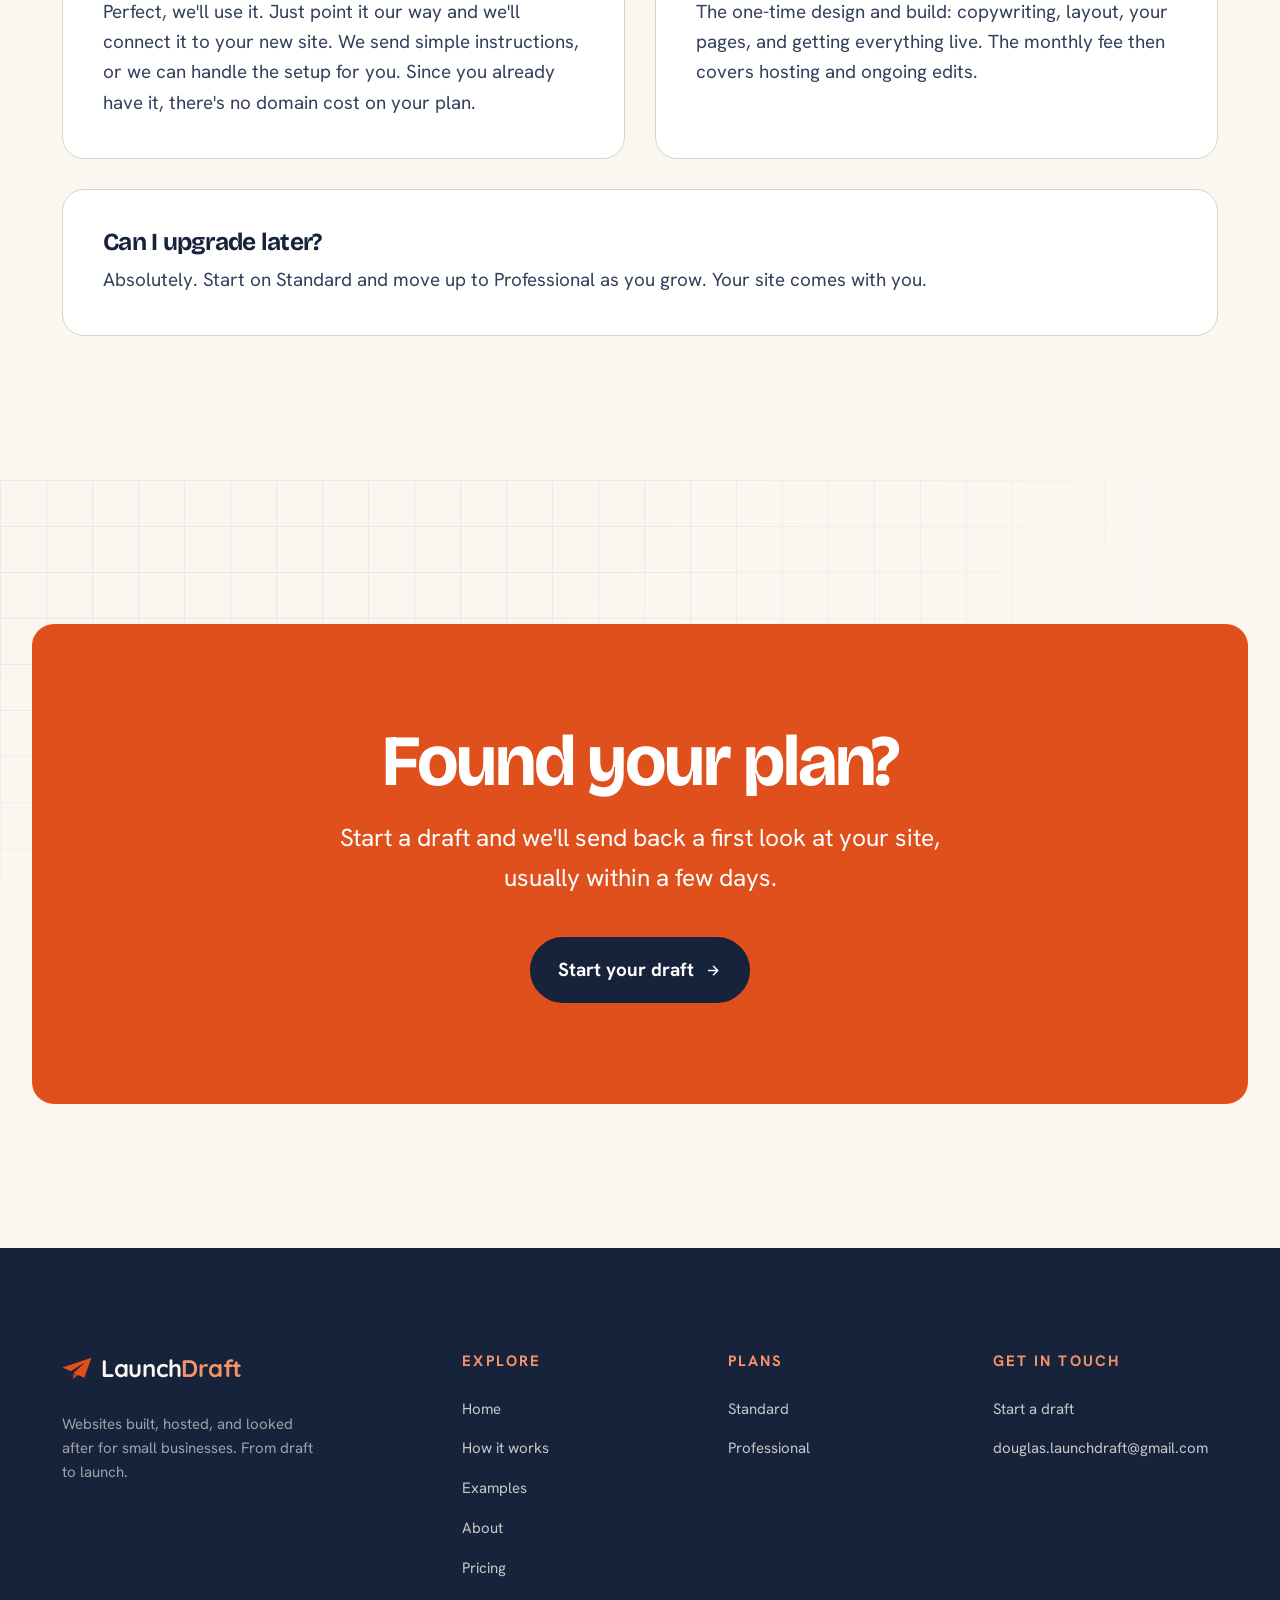
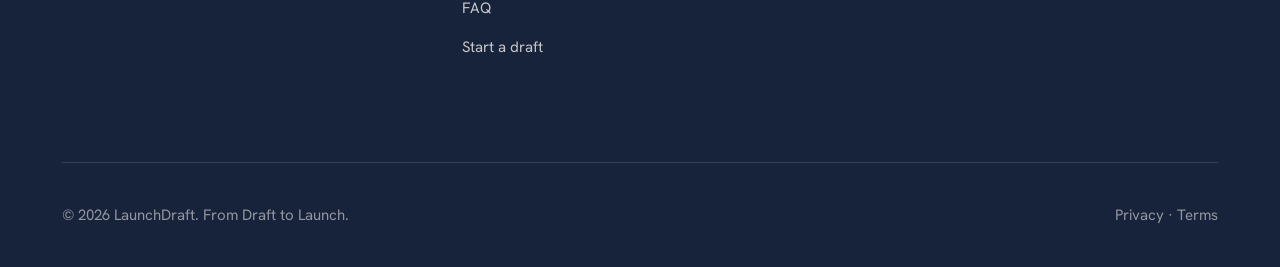
<file: pricing/index.html>
<!DOCTYPE html>
<html lang="en">
<head>
  <meta charset="UTF-8" />
  <meta name="viewport" content="width=device-width, initial-scale=1.0" />
  <script>document.documentElement.classList.add('js');window.addEventListener('load',function(){setTimeout(function(){if(!window.__revealReady){document.querySelectorAll('.reveal').forEach(function(el){el.classList.add('in');});}},1000);});</script>
  <title>LaunchDraft · Pricing</title>
  <meta name="description" content="Simple monthly plans for small business websites. Standard and Professional. A one-time setup, then one flat rate for hosting, security, and edits." />

  <link rel="preconnect" href="https://fonts.googleapis.com">
  <link rel="preconnect" href="https://fonts.gstatic.com" crossorigin>
  <link href="https://fonts.googleapis.com/css2?family=Quicksand:wght@700&family=Bricolage+Grotesque:opsz,wght@12..96,600;12..96,700;12..96,800&family=Hanken+Grotesk:wght@400;500;600;700&display=swap" rel="stylesheet">

  <link rel="icon" type="image/svg+xml" href="../assets/favicon.svg">
  <link rel="icon" type="image/png" sizes="32x32" href="../assets/favicon-32.png">
  <link rel="icon" type="image/png" sizes="512x512" href="../assets/favicon.png">

  <!-- Social share preview (WhatsApp, iMessage/SMS, Facebook, Discord, Teams, Slack, LinkedIn, X...) -->
  <meta name="theme-color" content="#e0501c" />
  <link rel="canonical" href="https://launchdraft.net/pricing/" />
  <link rel="apple-touch-icon" href="../assets/apple-touch-icon.png" />
  <meta property="og:type" content="website" />
  <meta property="og:site_name" content="LaunchDraft" />
  <meta property="og:title" content="LaunchDraft · Pricing" />
  <meta property="og:description" content="Simple monthly plans for small business websites. One setup, then one flat rate for hosting, security, and edits." />
  <meta property="og:url" content="https://launchdraft.net/pricing/" />
  <meta property="og:image" content="https://launchdraft.net/assets/og.png" />
  <meta property="og:image:width" content="1200" />
  <meta property="og:image:height" content="630" />
  <meta property="og:image:alt" content="LaunchDraft · From Draft to Launch" />
  <meta name="twitter:card" content="summary_large_image" />
  <meta name="twitter:title" content="LaunchDraft · Pricing" />
  <meta name="twitter:description" content="Simple monthly plans for small business websites." />
  <meta name="twitter:image" content="https://launchdraft.net/assets/og.png" />

  <link rel="stylesheet" href="../styles.css" />
</head>
<body>

  <header class="nav" id="nav">
    <div class="wrap nav__inner">
      <a class="logo" href="/" aria-label="LaunchDraft home">
        <img class="logo__mark" src="../launchdraft_logo.svg" alt="" width="30" height="30" />
        <span>Launch<b>Draft</b></span>
      </a>
      <button class="nav__toggle" type="button" aria-label="Open menu" aria-expanded="false" aria-controls="navmenu">
        <span></span><span></span><span></span>
      </button>
      <nav class="nav__menu" id="navmenu" aria-label="Primary">
        <a class="link" href="/">Home</a>
        <a class="link" href="/#how">How it works</a>
        <a class="link" href="/#work">Examples</a>
        <a class="link" href="/#about">About</a>
        <a class="link" href="/pricing/" aria-current="page">Pricing</a>
        <a class="link" href="/pricing/#faq">FAQ</a>
        <a class="btn btn-primary" href="/start/">Start your draft <span class="arrow" aria-hidden="true">→</span></a>
      </nav>
    </div>
  </header>

  <main>

    <!-- Page hero -->
    <section class="page-hero">
      <div class="blueprint" aria-hidden="true"></div>
      <div class="wrap">
        <span class="overline reveal">Pricing</span>
        <h1 class="reveal" style="--i:1; margin-top: var(--space-2xs);">Simple monthly plans. Pick the one that fits.</h1>
        <p class="reveal" style="--i:2">A one-time setup gets you designed, built, and launched. After that, one flat monthly rate covers hosting, security, and the edits you send us.</p>
      </div>
    </section>

    <!-- Plans -->
    <section class="section" style="padding-top: var(--space-l);" id="plans">
      <div class="wrap">
        <div class="plans">
          <!-- Standard -->
          <article class="plan reveal">
            <span class="plan__tag">Standard</span>
            <h2 class="plan__name">The Starter Site</h2>
            <p class="plan__desc">For small businesses like landscapers, plumbers, and bakeries that need a website that looks the part.</p>
            <div class="plan__price"><b>$26</b><span>/ month</span></div>
            <p class="plan__setup">+ $154 one-time setup</p>
            <ul class="plan__feat">
              <li><svg viewBox="0 0 24 24" fill="none" stroke="currentColor" stroke-width="3" stroke-linecap="round" stroke-linejoin="round"><path d="M5 12l5 5 9-11"/></svg><span>3 to 5 core pages (Home, About, Services, Contact)</span></li>
              <li><svg viewBox="0 0 24 24" fill="none" stroke="currentColor" stroke-width="3" stroke-linecap="round" stroke-linejoin="round"><path d="M5 12l5 5 9-11"/></svg><span>Secure hosting and a free custom domain</span></li>
              <li><svg viewBox="0 0 24 24" fill="none" stroke="currentColor" stroke-width="3" stroke-linecap="round" stroke-linejoin="round"><path d="M5 12l5 5 9-11"/></svg><span>Up to 2 small edits a month (hours, address, a photo)</span></li>
              <li><svg viewBox="0 0 24 24" fill="none" stroke="currentColor" stroke-width="3" stroke-linecap="round" stroke-linejoin="round"><path d="M5 12l5 5 9-11"/></svg><span>Mobile-friendly setup</span></li>
            </ul>
            <a class="btn btn-ghost" href="/start/?plan=standard">Choose Standard</a>
          </article>

          <!-- Professional -->
          <article class="plan plan--featured reveal" style="--i:1">
            <span class="plan__badge">Most popular</span>
            <span class="plan__tag">Professional</span>
            <h2 class="plan__name">The Growth Site</h2>
            <p class="plan__desc">For businesses generating leads or booking online, like real estate agents, photographers, and salons.</p>
            <div class="plan__price"><b>$51</b><span>/ month</span></div>
            <p class="plan__setup">+ $360 one-time setup</p>
            <ul class="plan__feat">
              <li class="hi"><svg viewBox="0 0 24 24" fill="none" stroke="currentColor" stroke-width="3" stroke-linecap="round" stroke-linejoin="round"><path d="M5 12l5 5 9-11"/></svg><span>Everything in Standard</span></li>
              <li><svg viewBox="0 0 24 24" fill="none" stroke="currentColor" stroke-width="3" stroke-linecap="round" stroke-linejoin="round"><path d="M5 12l5 5 9-11"/></svg><span>More pages, up to 10</span></li>
              <li class="hi"><svg viewBox="0 0 24 24" fill="none" stroke="currentColor" stroke-width="3" stroke-linecap="round" stroke-linejoin="round"><path d="M5 12l5 5 9-11"/></svg><span>Online booking, review widgets, and blog setup</span></li>
              <li><svg viewBox="0 0 24 24" fill="none" stroke="currentColor" stroke-width="3" stroke-linecap="round" stroke-linejoin="round"><path d="M5 12l5 5 9-11"/></svg><span>Up to 5 edits a month, with faster turnarounds</span></li>
            </ul>
            <a class="btn btn-ghost" href="/start/?plan=professional">Choose Professional</a>
          </article>

        </div>
        <p class="plans__note">Not sure which fits? Tell us about your business and we'll recommend the right plan. No pressure.</p>
      </div>
    </section>

    <!-- What every plan includes -->
    <section class="section section--ink grid-left">
      <div class="wrap">
        <div class="section__head reveal">
          <span class="overline">Every plan includes</span>
          <h2>The essentials, on the house.</h2>
        </div>
        <div class="steps">
          <article class="step reveal">
            <div class="step__num">A</div>
            <h3>Free custom domain</h3>
            <p>A custom web address for your business (yourbusiness.com), included and connected for you at no extra cost.</p>
          </article>
          <article class="step reveal" style="--i:1">
            <div class="step__num">B</div>
            <h3>Secure, fast hosting</h3>
            <p>HTTPS security and quick load times on reliable servers, handled entirely on our side.</p>
          </article>
          <article class="step reveal" style="--i:2">
            <div class="step__num">C</div>
            <h3>Edits you just ask for</h3>
            <p>Send a message when something changes. No dashboards, no logins, no learning curve.</p>
          </article>
        </div>
      </div>
    </section>

    <!-- FAQ -->
    <section class="section grid-right" id="faq">
      <div class="wrap">
        <div class="section__head reveal">
          <span class="overline">FAQ</span>
          <h2>Frequently asked questions.</h2>
        </div>
        <div class="features features--faq">
          <article class="feature reveal">
            <h3>Do I need to know anything technical?</h3>
            <p>Not a thing. You describe your business, and we handle the design, build, hosting, and every edit after launch.</p>
          </article>
          <article class="feature reveal" style="--i:1">
            <h3>Who owns the domain?</h3>
            <p>If you bring your own domain, it stays yours. If we set up a new one for you, we register and manage it under LaunchDraft as part of your plan, so you get one simple bill and never have to touch it. Your web address is never locked in: you can ask us to transfer it to your own account at any time (you just cover the small transfer cost). Full details are in our <a href="/terms/">Terms</a>.</p>
          </article>
          <article class="feature reveal">
            <h3>What if I already bought a domain?</h3>
            <p>Perfect, we'll use it. Just point it our way and we'll connect it to your new site. We send simple instructions, or we can handle the setup for you. Since you already have it, there's no domain cost on your plan.</p>
          </article>
          <article class="feature reveal">
            <h3>What does the setup fee cover?</h3>
            <p>The one-time design and build: copywriting, layout, your pages, and getting everything live. The monthly fee then covers hosting and ongoing edits.</p>
          </article>
          <article class="feature reveal" style="--i:1">
            <h3>Can I upgrade later?</h3>
            <p>Absolutely. Start on Standard and move up to Professional as you grow. Your site comes with you.</p>
          </article>
        </div>
      </div>
    </section>

    <!-- CTA -->
    <section class="section cta-band grid-left">
      <div class="wrap reveal">
        <h2>Found your plan?</h2>
        <p>Start a draft and we'll send back a first look at your site, usually within a few days.</p>
        <a class="btn btn-primary" href="/start/">Start your draft <span class="arrow" aria-hidden="true">→</span></a>
      </div>
    </section>

  </main>

  <footer class="footer">
    <div class="wrap">
      <div class="footer__grid">
        <div>
          <a class="logo" href="/" aria-label="LaunchDraft home">
            <img class="logo__mark" src="../launchdraft_logo.svg" alt="" width="30" height="30" />
            <span>Launch<b style="color:var(--accent-tint)">Draft</b></span>
          </a>
          <p class="footer__tag">Websites built, hosted, and looked after for small businesses. From draft to launch.</p>
        </div>
        <div>
          <h4>Explore</h4>
          <ul>
            <li><a href="/">Home</a></li>
            <li><a href="/#how">How it works</a></li>
            <li><a href="/#work">Examples</a></li>
            <li><a href="/#about">About</a></li>
            <li><a href="/pricing/">Pricing</a></li>
            <li><a href="/pricing/#faq">FAQ</a></li>
            <li><a href="/start/">Start a draft</a></li>
          </ul>
        </div>
        <div>
          <h4>Plans</h4>
          <ul>
            <li><a href="/pricing/">Standard</a></li>
            <li><a href="/pricing/">Professional</a></li>
          </ul>
        </div>
        <div>
          <h4>Get in touch</h4>
          <ul>
            <li><a href="/start/">Start a draft</a></li>
            <li><a href="mailto:douglas.launchdraft@gmail.com">douglas.launchdraft@gmail.com</a></li>
          </ul>
        </div>
      </div>
      <div class="footer__bottom">
        <span>&copy; <span id="year">2026</span> LaunchDraft. From Draft to Launch.</span>
        <span class="footer__legal"><a href="/privacy/">Privacy</a> · <a href="/terms/">Terms</a></span>
      </div>
    </div>
  </footer>

  <script src="../main.js"></script>
</body>
</html>
</file>
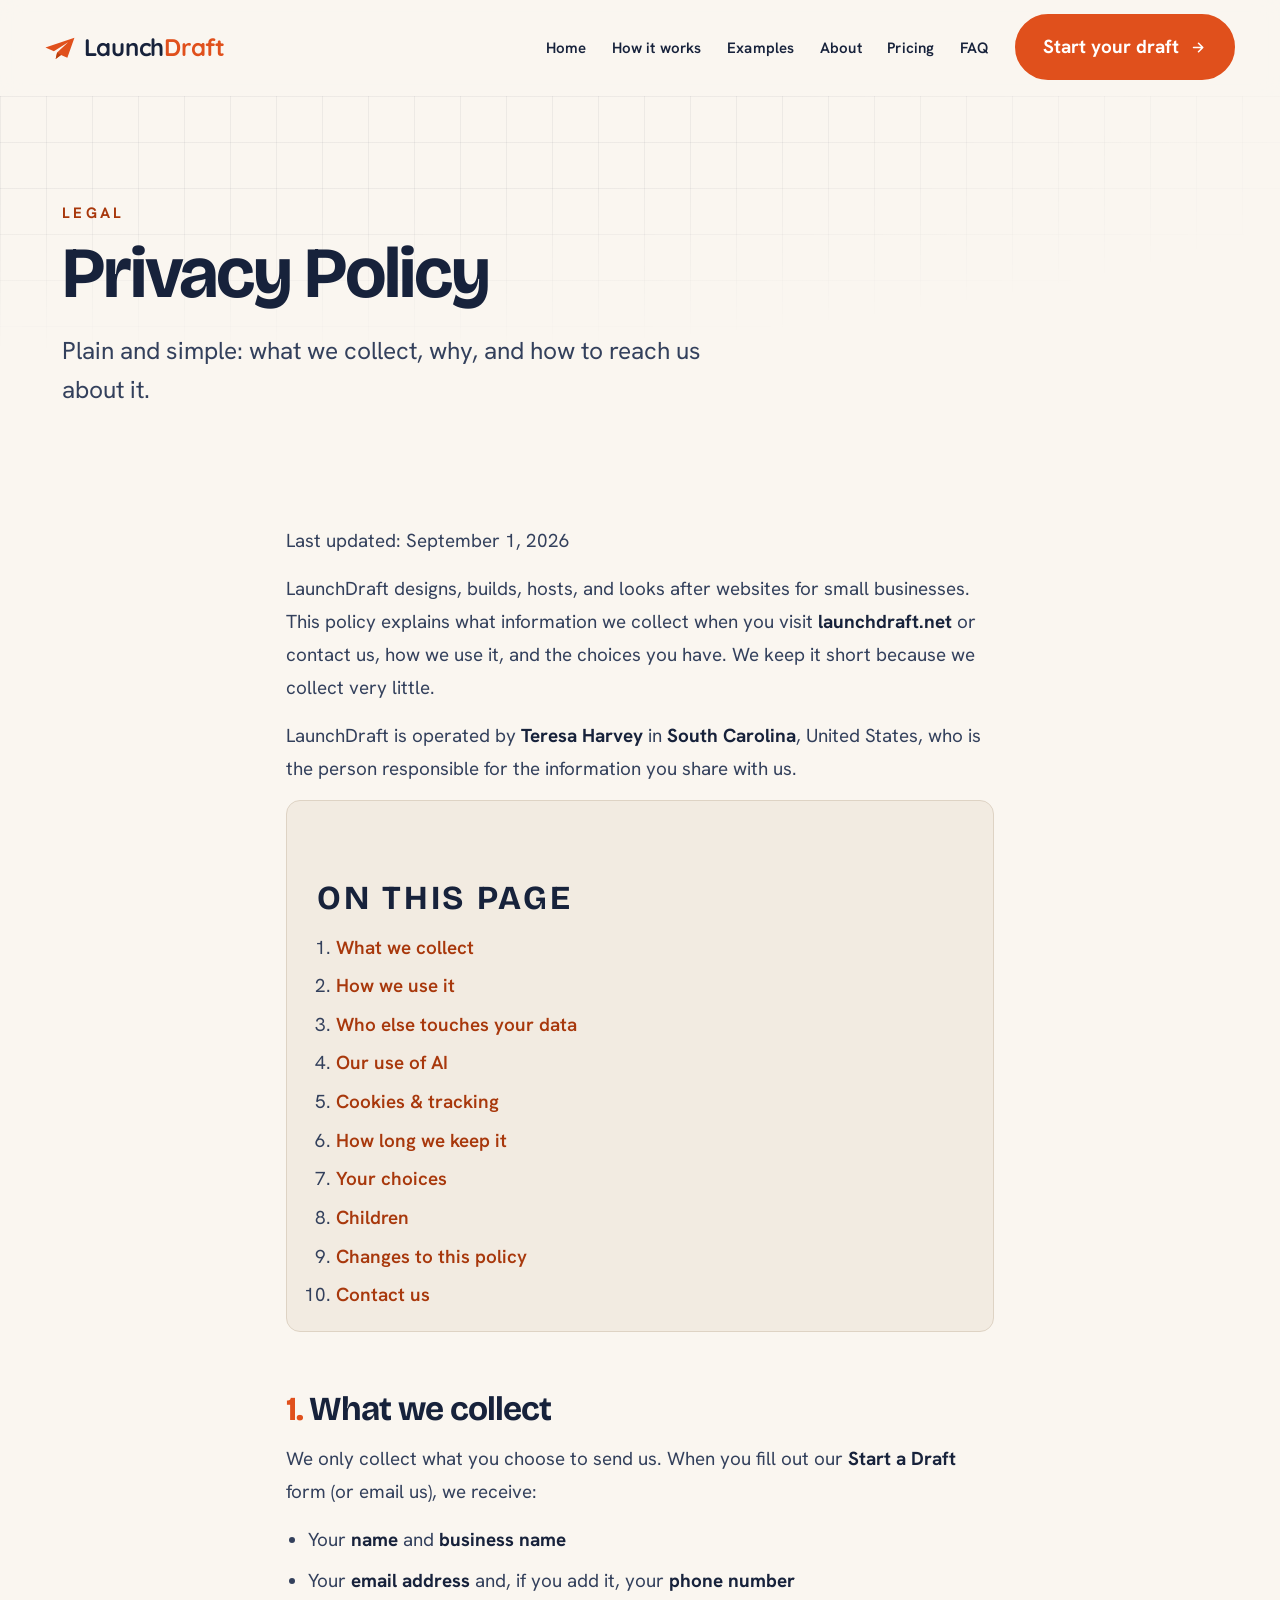
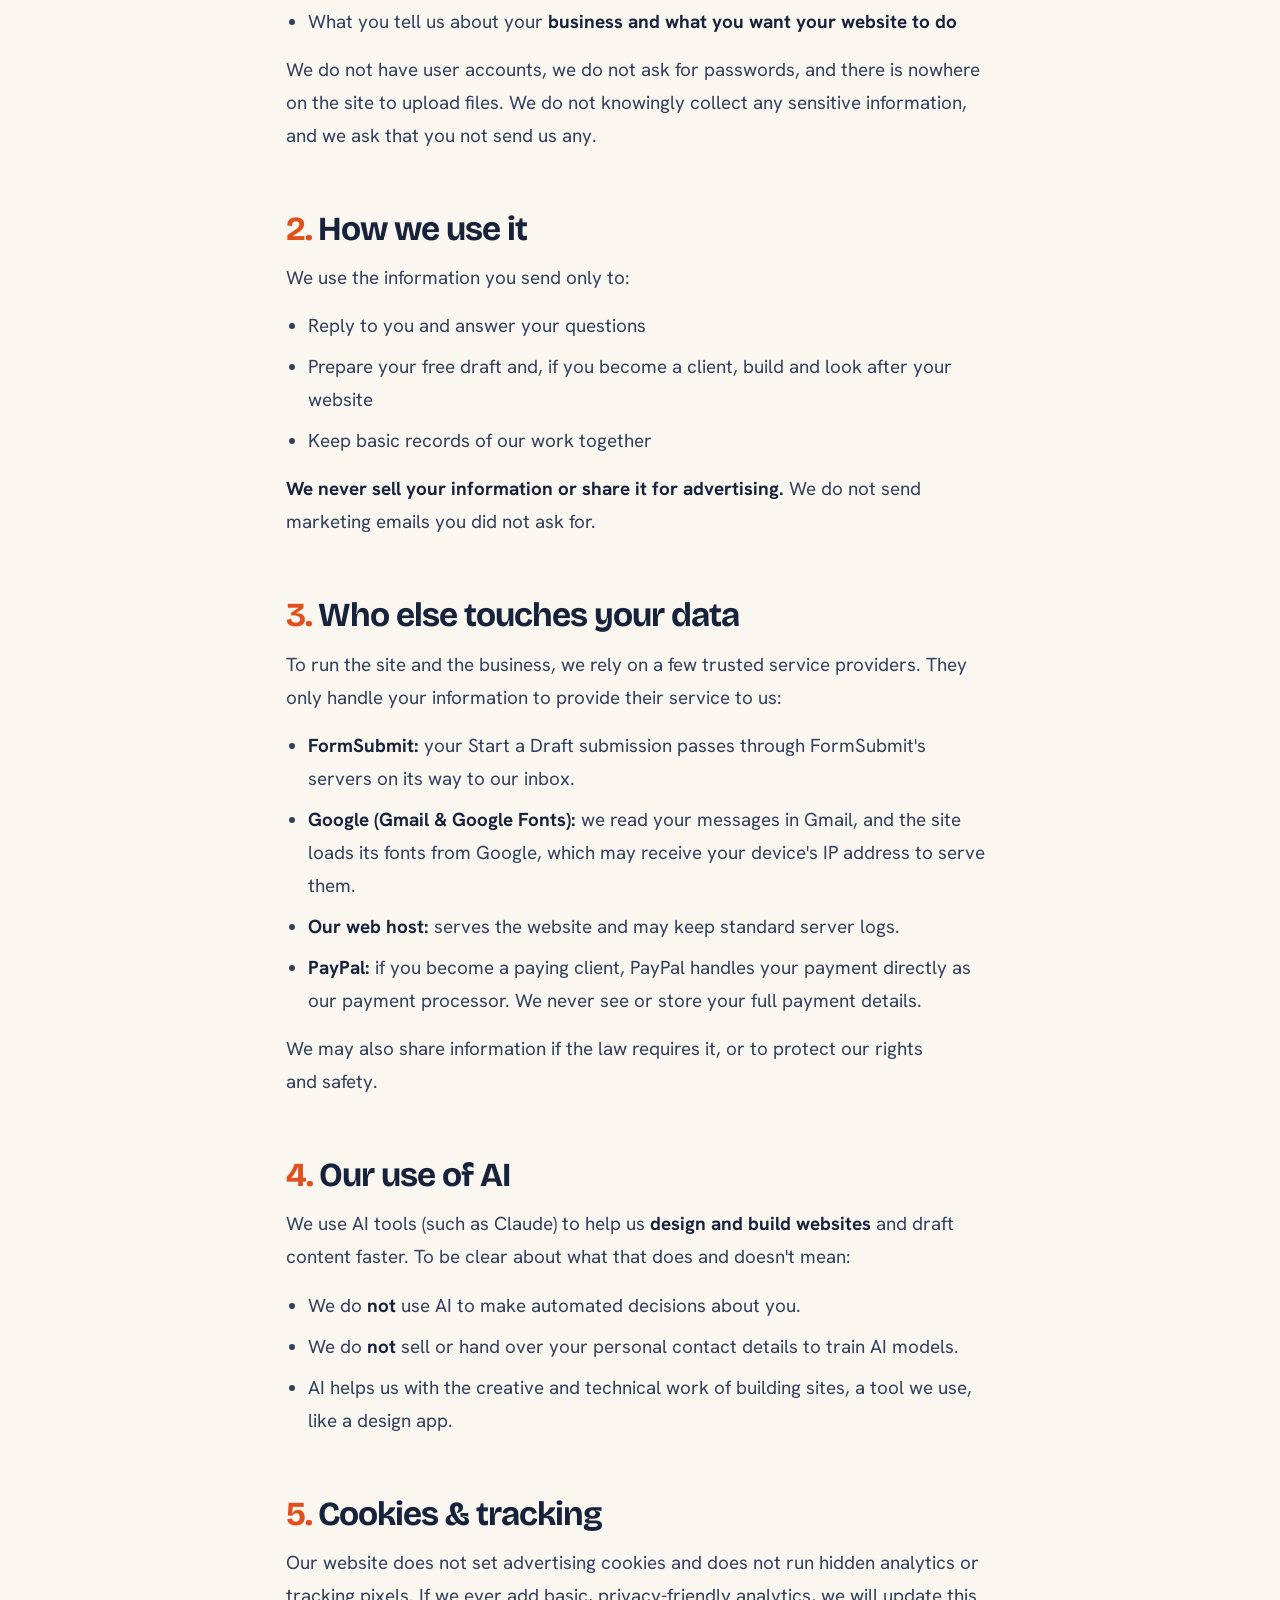
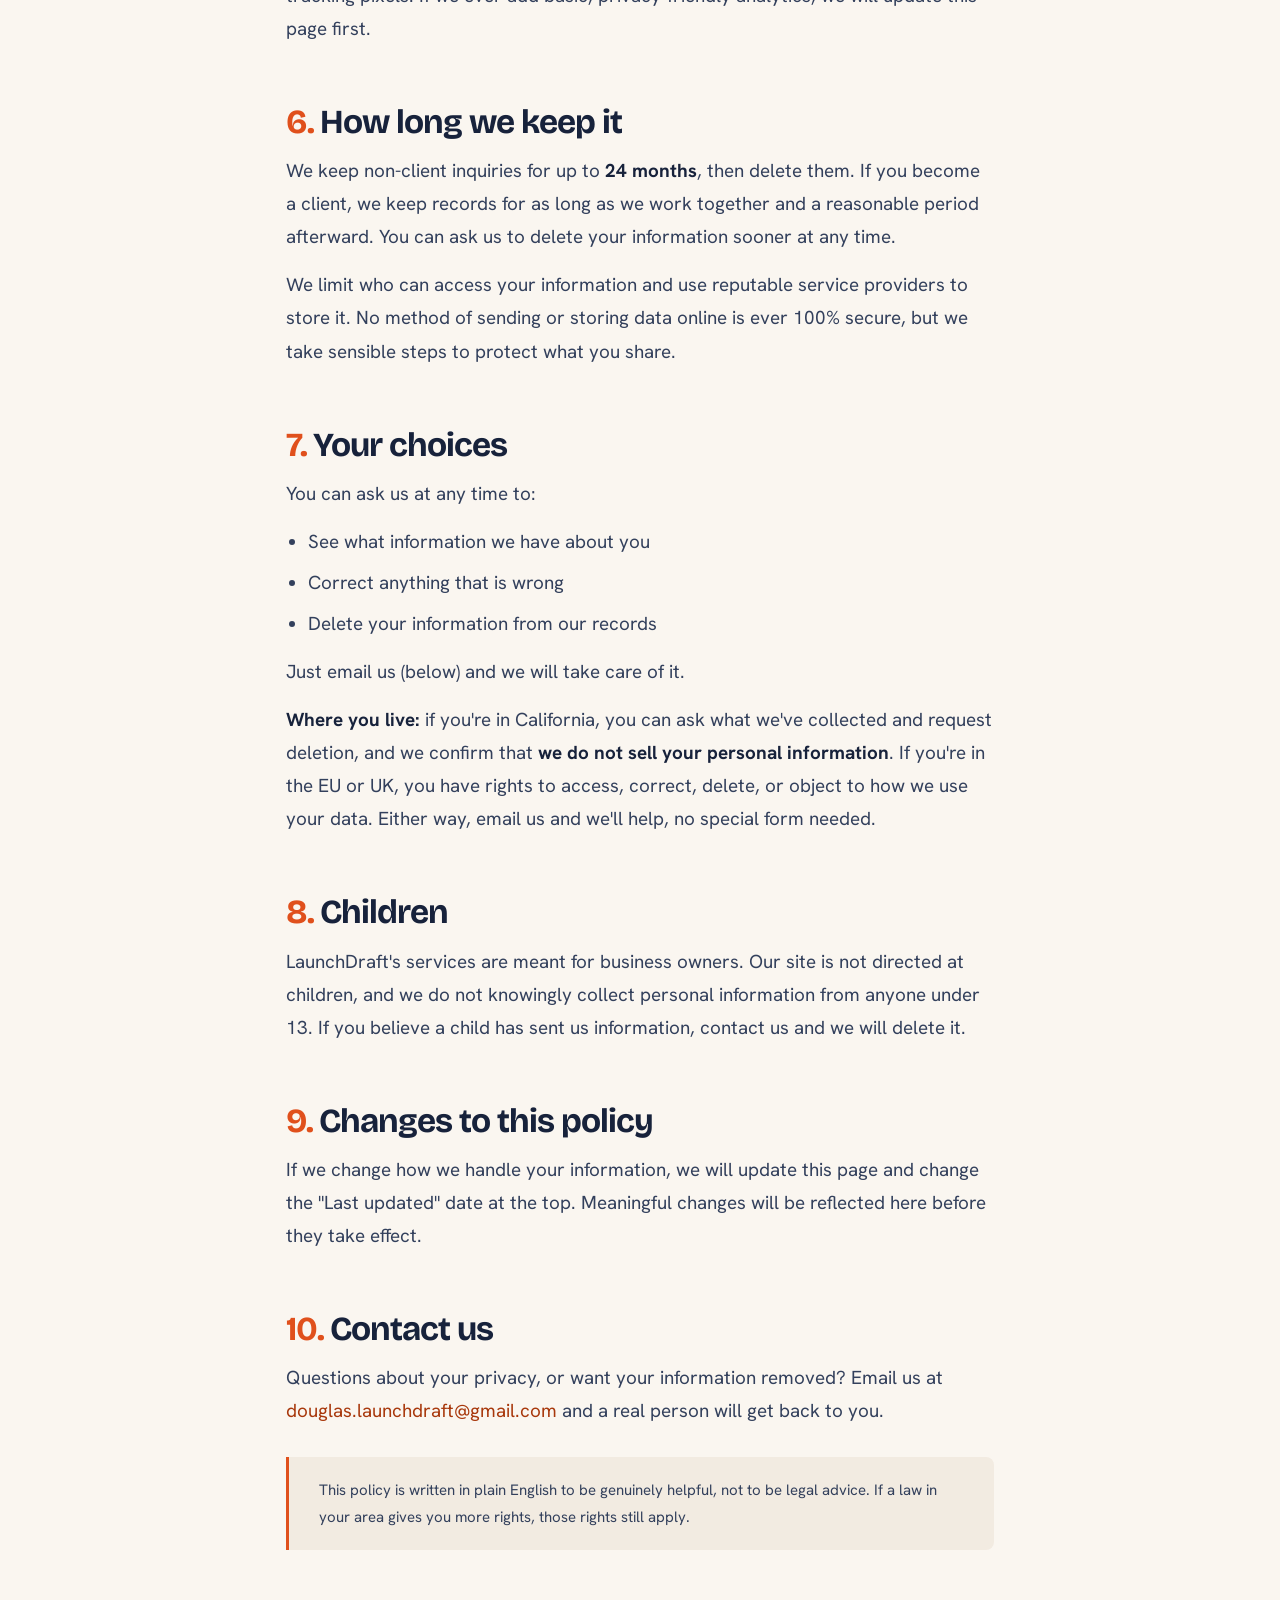
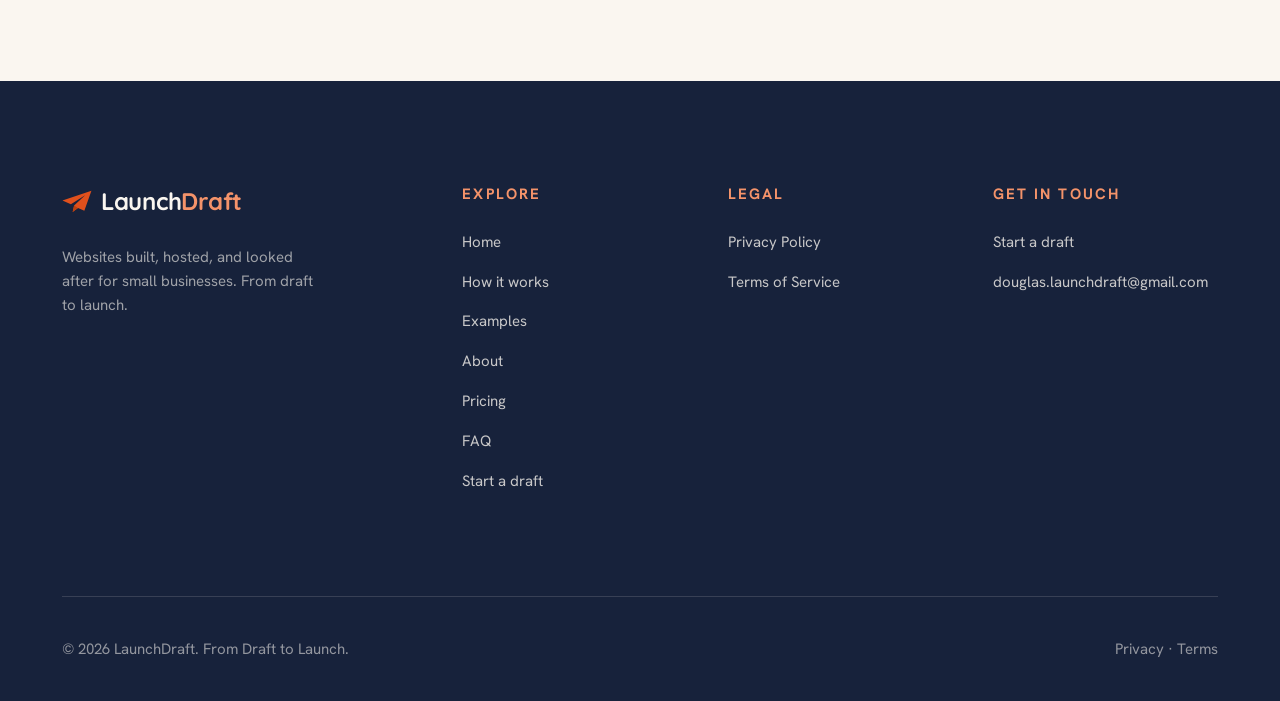
<file: privacy/index.html>
<!DOCTYPE html>
<html lang="en">
<head>
  <meta charset="UTF-8" />
  <meta name="viewport" content="width=device-width, initial-scale=1.0" />
  <script>document.documentElement.classList.add('js');window.addEventListener('load',function(){setTimeout(function(){if(!window.__revealReady){document.querySelectorAll('.reveal').forEach(function(el){el.classList.add('in');});}},1000);});</script>
  <title>LaunchDraft · Privacy Policy</title>
  <meta name="description" content="How LaunchDraft collects, uses, and protects the information you share with us." />

  <link rel="preconnect" href="https://fonts.googleapis.com">
  <link rel="preconnect" href="https://fonts.gstatic.com" crossorigin>
  <link href="https://fonts.googleapis.com/css2?family=Quicksand:wght@700&family=Bricolage+Grotesque:opsz,wght@12..96,600;12..96,700;12..96,800&family=Hanken+Grotesk:wght@400;500;600;700&display=swap" rel="stylesheet">

  <link rel="icon" type="image/svg+xml" href="../assets/favicon.svg">
  <link rel="icon" type="image/png" sizes="32x32" href="../assets/favicon-32.png">
  <link rel="icon" type="image/png" sizes="512x512" href="../assets/favicon.png">
  <meta name="theme-color" content="#e0501c" />
  <link rel="canonical" href="https://launchdraft.net/privacy/" />
  <link rel="apple-touch-icon" href="../assets/apple-touch-icon.png" />
  <meta property="og:type" content="website" />
  <meta property="og:site_name" content="LaunchDraft" />
  <meta property="og:title" content="LaunchDraft · Privacy Policy" />
  <meta property="og:description" content="How LaunchDraft collects, uses, and protects the information you share with us." />
  <meta property="og:url" content="https://launchdraft.net/privacy/" />
  <meta property="og:image" content="https://launchdraft.net/assets/og.png" />

  <link rel="stylesheet" href="../styles.css" />
</head>
<body>

  <header class="nav" id="nav">
    <div class="wrap nav__inner">
      <a class="logo" href="/" aria-label="LaunchDraft home">
        <img class="logo__mark" src="../launchdraft_logo.svg" alt="" width="30" height="30" />
        <span>Launch<b>Draft</b></span>
      </a>
      <button class="nav__toggle" type="button" aria-label="Open menu" aria-expanded="false" aria-controls="navmenu">
        <span></span><span></span><span></span>
      </button>
      <nav class="nav__menu" id="navmenu" aria-label="Primary">
        <a class="link" href="/">Home</a>
        <a class="link" href="/#how">How it works</a>
        <a class="link" href="/#work">Examples</a>
        <a class="link" href="/#about">About</a>
        <a class="link" href="/pricing/">Pricing</a>
        <a class="link" href="/pricing/#faq">FAQ</a>
        <a class="btn btn-primary" href="/start/">Start your draft <span class="arrow" aria-hidden="true">→</span></a>
      </nav>
    </div>
  </header>

  <main>
    <section class="page-hero">
      <div class="blueprint" aria-hidden="true"></div>
      <div class="wrap">
        <span class="overline reveal">Legal</span>
        <h1 class="reveal" style="--i:1; margin-top: var(--space-2xs);">Privacy Policy</h1>
        <p class="reveal" style="--i:2">Plain and simple: what we collect, why, and how to reach us about it.</p>
      </div>
    </section>

    <section class="legal">
      <div class="wrap">
        <p class="legal__updated">Last updated: September 1, 2026</p>

        <p class="legal__intro">LaunchDraft designs, builds, hosts, and looks after websites for small businesses. This policy explains what information we collect when you visit <strong>launchdraft.net</strong> or contact us, how we use it, and the choices you have. We keep it short because we collect very little.</p>

        <p>LaunchDraft is operated by <strong>Teresa Harvey</strong> in <strong>South Carolina</strong>, United States, who is the person responsible for the information you share with us.</p>

        <div class="legal__toc">
          <h2>On this page</h2>
          <ol>
            <li><a href="#collect">What we collect</a></li>
            <li><a href="#use">How we use it</a></li>
            <li><a href="#share">Who else touches your data</a></li>
            <li><a href="#ai">Our use of AI</a></li>
            <li><a href="#cookies">Cookies &amp; tracking</a></li>
            <li><a href="#retention">How long we keep it</a></li>
            <li><a href="#rights">Your choices</a></li>
            <li><a href="#children">Children</a></li>
            <li><a href="#changes">Changes to this policy</a></li>
            <li><a href="#contact">Contact us</a></li>
          </ol>
        </div>

        <h2 id="collect"><span class="legal__num">1.</span>What we collect</h2>
        <p>We only collect what you choose to send us. When you fill out our <strong>Start a Draft</strong> form (or email us), we receive:</p>
        <ul>
          <li>Your <strong>name</strong> and <strong>business name</strong></li>
          <li>Your <strong>email address</strong> and, if you add it, your <strong>phone number</strong></li>
          <li>What you tell us about your <strong>business and what you want your website to do</strong></li>
        </ul>
        <p>We do not have user accounts, we do not ask for passwords, and there is nowhere on the site to upload files. We do not knowingly collect any sensitive information, and we ask that you not send us any.</p>

        <h2 id="use"><span class="legal__num">2.</span>How we use it</h2>
        <p>We use the information you send only to:</p>
        <ul>
          <li>Reply to you and answer your questions</li>
          <li>Prepare your free draft and, if you become a client, build and look after your website</li>
          <li>Keep basic records of our work together</li>
        </ul>
        <p><strong>We never sell your information or share it for advertising.</strong> We do not send marketing emails you did not ask for.</p>

        <h2 id="share"><span class="legal__num">3.</span>Who else touches your data</h2>
        <p>To run the site and the business, we rely on a few trusted service providers. They only handle your information to provide their service to us:</p>
        <ul>
          <li><strong>FormSubmit:</strong> your Start a Draft submission passes through FormSubmit's servers on its way to our inbox.</li>
          <li><strong>Google (Gmail &amp; Google Fonts):</strong> we read your messages in Gmail, and the site loads its fonts from Google, which may receive your device's IP address to serve them.</li>
          <li><strong>Our web host:</strong> serves the website and may keep standard server logs.</li>
          <li><strong>PayPal:</strong> if you become a paying client, PayPal handles your payment directly as our payment processor. We never see or store your full payment details.</li>
        </ul>
        <p>We may also share information if the law requires it, or to protect our rights and safety.</p>

        <h2 id="ai"><span class="legal__num">4.</span>Our use of AI</h2>
        <p>We use AI tools (such as Claude) to help us <strong>design and build websites</strong> and draft content faster. To be clear about what that does and doesn't mean:</p>
        <ul>
          <li>We do <strong>not</strong> use AI to make automated decisions about you.</li>
          <li>We do <strong>not</strong> sell or hand over your personal contact details to train AI models.</li>
          <li>AI helps us with the creative and technical work of building sites, a tool we use, like a design app.</li>
        </ul>

        <h2 id="cookies"><span class="legal__num">5.</span>Cookies &amp; tracking</h2>
        <p>Our website does not set advertising cookies and does not run hidden analytics or tracking pixels. If we ever add basic, privacy-friendly analytics, we will update this page first.</p>

        <h2 id="retention"><span class="legal__num">6.</span>How long we keep it</h2>
        <p>We keep non-client inquiries for up to <strong>24 months</strong>, then delete them. If you become a client, we keep records for as long as we work together and a reasonable period afterward. You can ask us to delete your information sooner at any time.</p>
        <p>We limit who can access your information and use reputable service providers to store it. No method of sending or storing data online is ever 100% secure, but we take sensible steps to protect what you share.</p>

        <h2 id="rights"><span class="legal__num">7.</span>Your choices</h2>
        <p>You can ask us at any time to:</p>
        <ul>
          <li>See what information we have about you</li>
          <li>Correct anything that is wrong</li>
          <li>Delete your information from our records</li>
        </ul>
        <p>Just email us (below) and we will take care of it.</p>
        <p><strong>Where you live:</strong> if you're in California, you can ask what we've collected and request deletion, and we confirm that <strong>we do not sell your personal information</strong>. If you're in the EU or UK, you have rights to access, correct, delete, or object to how we use your data. Either way, email us and we'll help, no special form needed.</p>

        <h2 id="children"><span class="legal__num">8.</span>Children</h2>
        <p>LaunchDraft's services are meant for business owners. Our site is not directed at children, and we do not knowingly collect personal information from anyone under 13. If you believe a child has sent us information, contact us and we will delete it.</p>

        <h2 id="changes"><span class="legal__num">9.</span>Changes to this policy</h2>
        <p>If we change how we handle your information, we will update this page and change the "Last updated" date at the top. Meaningful changes will be reflected here before they take effect.</p>

        <h2 id="contact"><span class="legal__num">10.</span>Contact us</h2>
        <p>Questions about your privacy, or want your information removed? Email us at <a href="mailto:douglas.launchdraft@gmail.com">douglas.launchdraft@gmail.com</a> and a real person will get back to you.</p>

        <div class="legal__note">
          <p>This policy is written in plain English to be genuinely helpful, not to be legal advice. If a law in your area gives you more rights, those rights still apply.</p>
        </div>
      </div>
    </section>
  </main>

  <footer class="footer">
    <div class="wrap">
      <div class="footer__grid">
        <div>
          <a class="logo" href="/" aria-label="LaunchDraft home">
            <img class="logo__mark" src="../launchdraft_logo.svg" alt="" width="30" height="30" />
            <span>Launch<b style="color:var(--accent-tint)">Draft</b></span>
          </a>
          <p class="footer__tag">Websites built, hosted, and looked after for small businesses. From draft to launch.</p>
        </div>
        <div>
          <h4>Explore</h4>
          <ul>
            <li><a href="/">Home</a></li>
            <li><a href="/#how">How it works</a></li>
            <li><a href="/#work">Examples</a></li>
            <li><a href="/#about">About</a></li>
            <li><a href="/pricing/">Pricing</a></li>
            <li><a href="/pricing/#faq">FAQ</a></li>
            <li><a href="/start/">Start a draft</a></li>
          </ul>
        </div>
        <div>
          <h4>Legal</h4>
          <ul>
            <li><a href="/privacy/">Privacy Policy</a></li>
            <li><a href="/terms/">Terms of Service</a></li>
          </ul>
        </div>
        <div>
          <h4>Get in touch</h4>
          <ul>
            <li><a href="/start/">Start a draft</a></li>
            <li><a href="mailto:douglas.launchdraft@gmail.com">douglas.launchdraft@gmail.com</a></li>
          </ul>
        </div>
      </div>
      <div class="footer__bottom">
        <span>&copy; <span id="year">2026</span> LaunchDraft. From Draft to Launch.</span>
        <span class="footer__legal"><a href="/privacy/">Privacy</a> · <a href="/terms/">Terms</a></span>
      </div>
    </div>
  </footer>

  <script src="../main.js"></script>
</body>
</html>
</file>
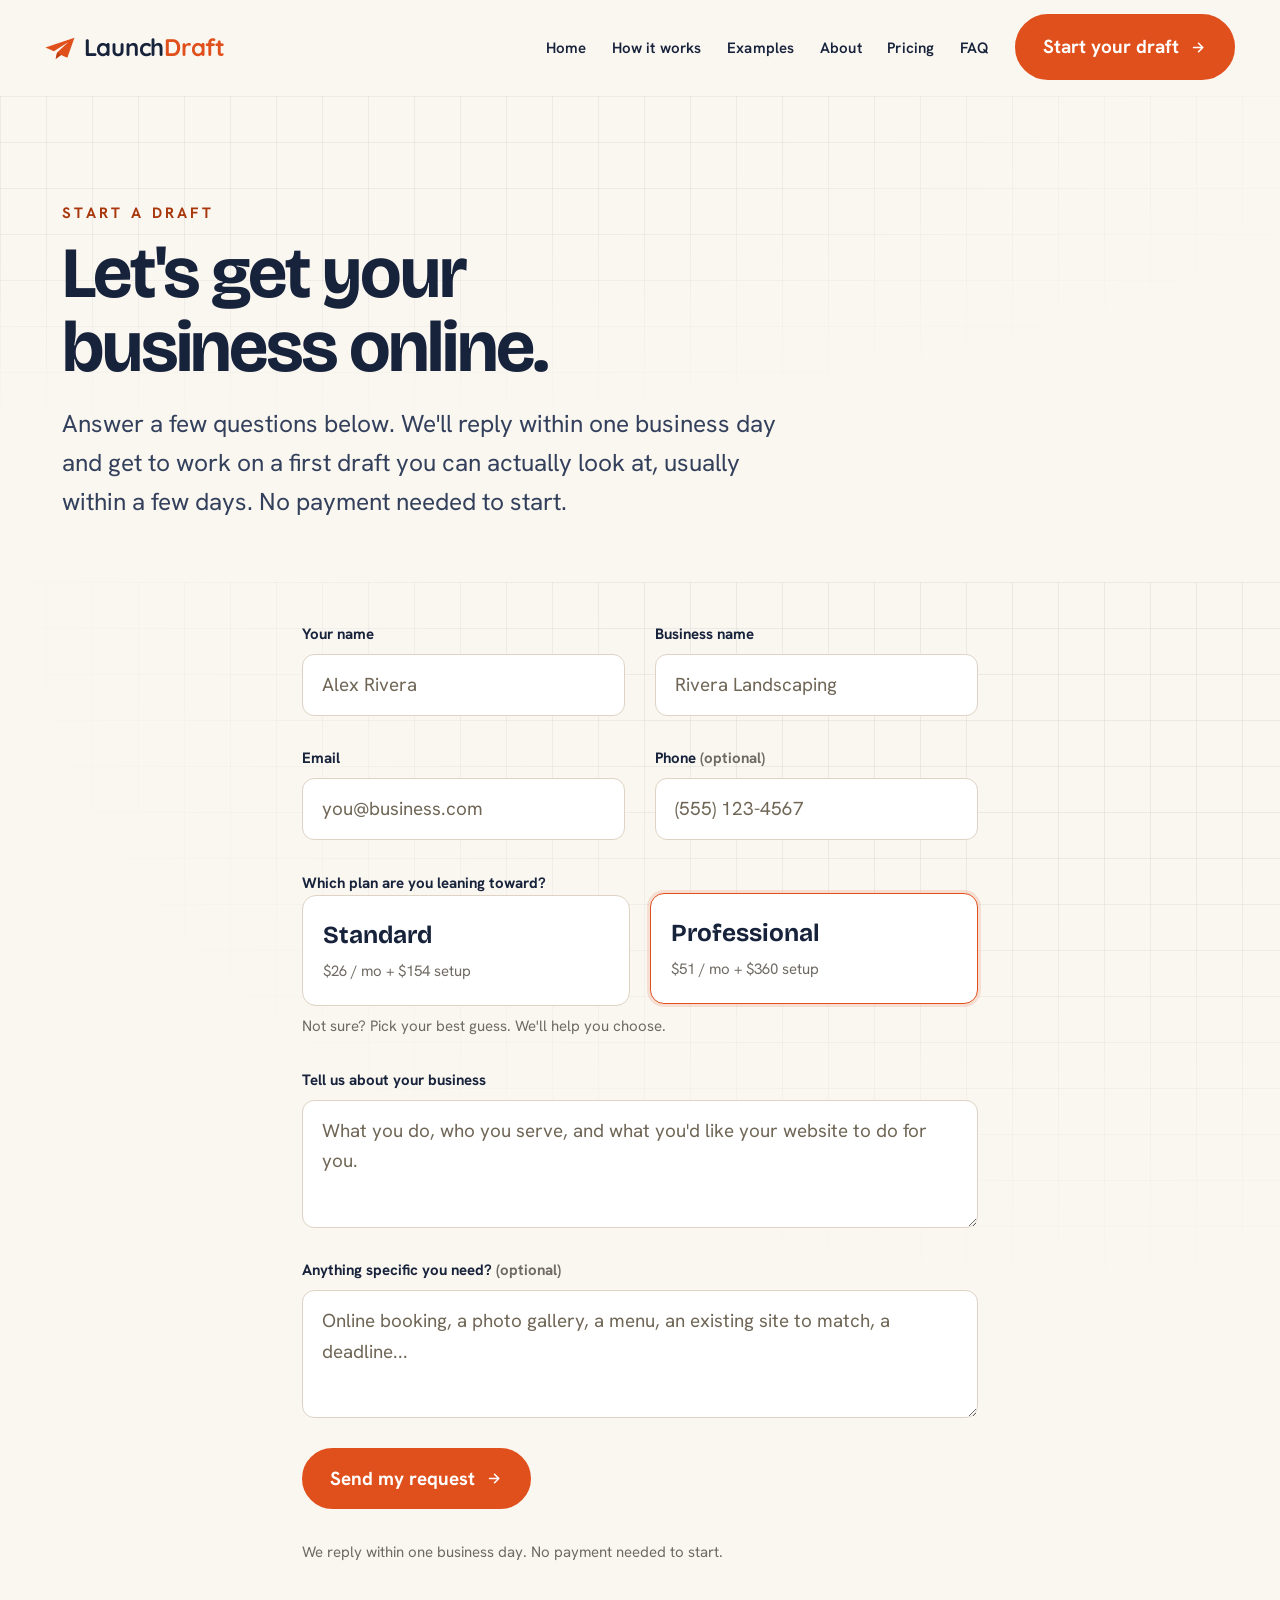
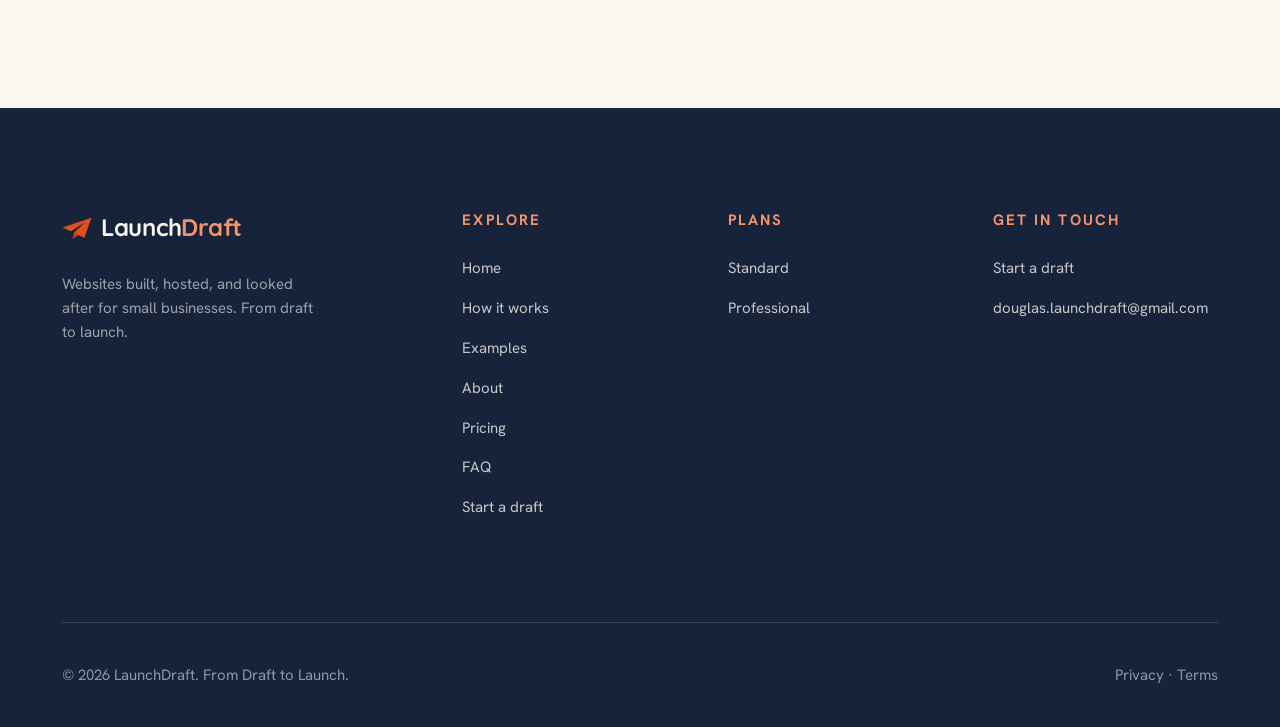
<file: start/index.html>
<!DOCTYPE html>
<html lang="en">
<head>
  <meta charset="UTF-8" />
  <meta name="viewport" content="width=device-width, initial-scale=1.0" />
  <script>document.documentElement.classList.add('js');window.addEventListener('load',function(){setTimeout(function(){if(!window.__revealReady){document.querySelectorAll('.reveal').forEach(function(el){el.classList.add('in');});}},1000);});</script>
  <title>LaunchDraft · Start a Draft</title>
  <meta name="description" content="Tell us about your business and we'll send back a first draft of your website, usually within a few days." />

  <link rel="preconnect" href="https://fonts.googleapis.com">
  <link rel="preconnect" href="https://fonts.gstatic.com" crossorigin>
  <link href="https://fonts.googleapis.com/css2?family=Quicksand:wght@700&family=Bricolage+Grotesque:opsz,wght@12..96,600;12..96,700;12..96,800&family=Hanken+Grotesk:wght@400;500;600;700&display=swap" rel="stylesheet">

  <link rel="icon" type="image/svg+xml" href="../assets/favicon.svg">
  <link rel="icon" type="image/png" sizes="32x32" href="../assets/favicon-32.png">
  <link rel="icon" type="image/png" sizes="512x512" href="../assets/favicon.png">

  <!-- Social share preview (WhatsApp, iMessage/SMS, Facebook, Discord, Teams, Slack, LinkedIn, X...) -->
  <meta name="theme-color" content="#e0501c" />
  <link rel="canonical" href="https://launchdraft.net/start/" />
  <link rel="apple-touch-icon" href="../assets/apple-touch-icon.png" />
  <meta property="og:type" content="website" />
  <meta property="og:site_name" content="LaunchDraft" />
  <meta property="og:title" content="LaunchDraft · Start a Draft" />
  <meta property="og:description" content="Tell us about your business and we'll send back a first draft of your website, usually within a few days." />
  <meta property="og:url" content="https://launchdraft.net/start/" />
  <meta property="og:image" content="https://launchdraft.net/assets/og.png" />
  <meta property="og:image:width" content="1200" />
  <meta property="og:image:height" content="630" />
  <meta property="og:image:alt" content="LaunchDraft · From Draft to Launch" />
  <meta name="twitter:card" content="summary_large_image" />
  <meta name="twitter:title" content="LaunchDraft · Start a Draft" />
  <meta name="twitter:description" content="Tell us about your business and we'll send back a first draft, usually within a few days." />
  <meta name="twitter:image" content="https://launchdraft.net/assets/og.png" />

  <link rel="stylesheet" href="../styles.css" />
</head>
<body>

  <header class="nav" id="nav">
    <div class="wrap nav__inner">
      <a class="logo" href="/" aria-label="LaunchDraft home">
        <img class="logo__mark" src="../launchdraft_logo.svg" alt="" width="30" height="30" />
        <span>Launch<b>Draft</b></span>
      </a>
      <button class="nav__toggle" type="button" aria-label="Open menu" aria-expanded="false" aria-controls="navmenu">
        <span></span><span></span><span></span>
      </button>
      <nav class="nav__menu" id="navmenu" aria-label="Primary">
        <a class="link" href="/">Home</a>
        <a class="link" href="/#how">How it works</a>
        <a class="link" href="/#work">Examples</a>
        <a class="link" href="/#about">About</a>
        <a class="link" href="/pricing/">Pricing</a>
        <a class="link" href="/pricing/#faq">FAQ</a>
        <a class="btn btn-primary" href="/start/" aria-current="page">Start your draft <span class="arrow" aria-hidden="true">→</span></a>
      </nav>
    </div>
  </header>

  <main>

    <section class="page-hero">
      <div class="blueprint" aria-hidden="true"></div>
      <div class="wrap">
        <span class="overline reveal">Start a draft</span>
        <h1 class="reveal" style="--i:1; margin-top: var(--space-2xs);">Let's get your business online.</h1>
        <p class="reveal" style="--i:2">Answer a few questions below. We'll reply within one business day and get to work on a first draft you can actually look at, usually within a few days. No payment needed to start.</p>
      </div>
    </section>

    <section class="section grid-right" style="padding-top: var(--space-l);">
      <div class="wrap form-wrap">

        <!-- Success state (shown after submit) -->
        <div class="form-success reveal" id="success" role="status" aria-live="polite">
          <svg viewBox="0 0 24 24" fill="none" stroke="currentColor" stroke-width="2.4" stroke-linecap="round" stroke-linejoin="round"><path d="M20 6L9 17l-5-5"/></svg>
          <div>
            <h3 style="font-size: var(--text-lg);">Your request is on its way.</h3>
            <p style="color: var(--ink-soft); margin-top: .3rem;">Thanks! We'll be in touch within one business day to kick off your draft.</p>
          </div>
        </div>

        <!--
          Submissions are emailed to douglas.launchdraft@gmail.com via FormSubmit
          (https://formsubmit.co), a free no-backend form service. The script at the
          bottom posts to FormSubmit's AJAX endpoint so the confirmation stays on-page.
          FIRST-TIME SETUP: submit this form once on the live site, then click the
          activation link FormSubmit emails you. After that, requests arrive in the inbox.
        -->
        <form class="form reveal" id="draftForm" style="--i:1" novalidate>
          <!-- FormSubmit config (https://formsubmit.co) -->
          <input type="hidden" name="_subject" value="New draft request from launchdraft.net" />
          <input type="hidden" name="_template" value="table" />
          <input type="hidden" name="_captcha" value="false" />
          <!-- Honeypot: bots fill this, humans never see it -->
          <input type="text" name="_honey" tabindex="-1" autocomplete="off" style="position:absolute;left:-9999px" aria-hidden="true" />
          <div class="form__row">
            <div class="field">
              <label for="name">Your name</label>
              <input id="name" name="name" type="text" autocomplete="name" placeholder="Alex Rivera" required />
            </div>
            <div class="field">
              <label for="business">Business name</label>
              <input id="business" name="business" type="text" autocomplete="organization" placeholder="Rivera Landscaping" required />
            </div>
          </div>

          <div class="form__row">
            <div class="field">
              <label for="email">Email</label>
              <input id="email" name="email" type="email" autocomplete="email" placeholder="you@business.com" required />
            </div>
            <div class="field">
              <label for="phone">Phone <span class="hint">(optional)</span></label>
              <input id="phone" name="phone" type="tel" autocomplete="tel" placeholder="(555) 123-4567" />
            </div>
          </div>

          <fieldset class="field field--fieldset">
            <legend>Which plan are you leaning toward?</legend>
            <div class="plan-picker">
              <div class="plan-opt">
                <input type="radio" id="plan-standard" name="plan" value="Standard" />
                <label for="plan-standard"><b>Standard</b><small>$26 / mo + $154 setup</small></label>
              </div>
              <div class="plan-opt">
                <input type="radio" id="plan-professional" name="plan" value="Professional" checked />
                <label for="plan-professional"><b>Professional</b><small>$51 / mo + $360 setup</small></label>
              </div>
            </div>
            <span class="hint">Not sure? Pick your best guess. We'll help you choose.</span>
          </fieldset>

          <div class="field">
            <label for="about">Tell us about your business</label>
            <textarea id="about" name="about" placeholder="What you do, who you serve, and what you'd like your website to do for you." required></textarea>
          </div>

          <div class="field">
            <label for="notes">Anything specific you need? <span class="hint">(optional)</span></label>
            <textarea id="notes" name="notes" placeholder="Online booking, a photo gallery, a menu, an existing site to match, a deadline..."></textarea>
          </div>

          <div class="form__submit">
            <button class="btn btn-primary" type="submit">Send my request <span class="arrow" aria-hidden="true">→</span></button>
            <span class="form__note">We reply within one business day. No payment needed to start.</span>
          </div>
        </form>
      </div>
    </section>

  </main>

  <footer class="footer">
    <div class="wrap">
      <div class="footer__grid">
        <div>
          <a class="logo" href="/" aria-label="LaunchDraft home">
            <img class="logo__mark" src="../launchdraft_logo.svg" alt="" width="30" height="30" />
            <span>Launch<b style="color:var(--accent-tint)">Draft</b></span>
          </a>
          <p class="footer__tag">Websites built, hosted, and looked after for small businesses. From draft to launch.</p>
        </div>
        <div>
          <h4>Explore</h4>
          <ul>
            <li><a href="/">Home</a></li>
            <li><a href="/#how">How it works</a></li>
            <li><a href="/#work">Examples</a></li>
            <li><a href="/#about">About</a></li>
            <li><a href="/pricing/">Pricing</a></li>
            <li><a href="/pricing/#faq">FAQ</a></li>
            <li><a href="/start/">Start a draft</a></li>
          </ul>
        </div>
        <div>
          <h4>Plans</h4>
          <ul>
            <li><a href="/pricing/">Standard</a></li>
            <li><a href="/pricing/">Professional</a></li>
          </ul>
        </div>
        <div>
          <h4>Get in touch</h4>
          <ul>
            <li><a href="/start/">Start a draft</a></li>
            <li><a href="mailto:douglas.launchdraft@gmail.com">douglas.launchdraft@gmail.com</a></li>
          </ul>
        </div>
      </div>
      <div class="footer__bottom">
        <span>&copy; <span id="year">2026</span> LaunchDraft. From Draft to Launch.</span>
        <span class="footer__legal"><a href="/privacy/">Privacy</a> · <a href="/terms/">Terms</a></span>
      </div>
    </div>
  </footer>

  <script src="../main.js"></script>
  <script>
    // Preselect plan from ?plan=standard|professional
    (function () {
      var plan = new URLSearchParams(location.search).get('plan');
      if (plan) {
        var el = document.getElementById('plan-' + plan.toLowerCase());
        if (el) el.checked = true;
      }
      // Submit to FormSubmit's AJAX endpoint, then show the on-page confirmation.
      var form = document.getElementById('draftForm');
      var success = document.getElementById('success');
      var ENDPOINT = 'https://formsubmit.co/ajax/douglas.launchdraft@gmail.com';
      function showSuccess() {
        form.style.display = 'none';
        success.classList.add('show', 'in');
        success.setAttribute('tabindex', '-1');
        success.focus({ preventScroll: true });
        success.scrollIntoView({ behavior: 'smooth', block: 'center' });
      }
      // Custom, on-brand validation (no default browser bubbles).
      var ERR_SVG = '<svg viewBox="0 0 24 24" fill="none" stroke="currentColor" stroke-width="2.4" stroke-linecap="round" stroke-linejoin="round" aria-hidden="true"><circle cx="12" cy="12" r="9"/><path d="M12 8v4.5"/><circle cx="12" cy="16" r=".5" fill="currentColor" stroke="none"/></svg>';
      var CHECKS = [
        { id: 'name', empty: 'Please add your name.' },
        { id: 'business', empty: 'Please add your business name.' },
        { id: 'email', empty: 'Please add your email.', invalid: "That email doesn't look quite right." },
        { id: 'about', empty: 'Tell us a little about your business.' }
      ];
      function fieldOf(el) { return el.closest('.field'); }
      function setError(el, msg) {
        var field = fieldOf(el);
        if (!field) return;
        field.classList.add('field--error');
        el.setAttribute('aria-invalid', 'true');
        var box = field.querySelector('.field__error');
        if (!box) {
          box = document.createElement('p');
          box.className = 'field__error';
          field.appendChild(box);
        }
        box.innerHTML = ERR_SVG + '<span>' + msg + '</span>';
      }
      function clearError(el) {
        var field = fieldOf(el);
        if (!field) return;
        field.classList.remove('field--error');
        el.removeAttribute('aria-invalid');
      }
      function validate() {
        var firstBad = null;
        CHECKS.forEach(function (c) {
          var el = document.getElementById(c.id);
          if (!el) return;
          var val = (el.value || '').trim();
          if (!val) {
            setError(el, c.empty);
            if (!firstBad) firstBad = el;
          } else if (el.type === 'email' && (el.validity && el.validity.typeMismatch)) {
            setError(el, c.invalid);
            if (!firstBad) firstBad = el;
          } else {
            clearError(el);
          }
        });
        return firstBad;
      }
      // Clear a field's error the moment the visitor fixes it.
      CHECKS.forEach(function (c) {
        var el = document.getElementById(c.id);
        if (!el) return;
        el.addEventListener('input', function () {
          if (!fieldOf(el).classList.contains('field--error')) return;
          var val = (el.value || '').trim();
          var ok = val && !(el.type === 'email' && el.validity && el.validity.typeMismatch);
          if (ok) clearError(el);
        });
      });

      if (form) {
        form.addEventListener('submit', function (e) {
          e.preventDefault();
          var btn = form.querySelector('button[type="submit"]');
          var firstBad = validate();
          if (firstBad) {
            if (btn) {
              btn.classList.remove('btn--shake');
              void btn.offsetWidth; // reflow so the animation can retrigger
              btn.classList.add('btn--shake');
              btn.addEventListener('animationend', function h() { btn.classList.remove('btn--shake'); btn.removeEventListener('animationend', h); });
            }
            firstBad.focus({ preventScroll: false });
            firstBad.scrollIntoView({ behavior: 'smooth', block: 'center' });
            return;
          }
          var label = btn ? btn.innerHTML : '';
          if (btn) { btn.disabled = true; btn.textContent = 'Sending...'; }
          fetch(ENDPOINT, {
            method: 'POST',
            headers: { 'Accept': 'application/json' },
            body: new FormData(form)
          })
            .then(function (r) {
              if (!r.ok) throw new Error('bad status ' + r.status);
              return r.json();
            })
            .then(function () { showSuccess(); })
            .catch(function () {
              if (btn) { btn.disabled = false; btn.innerHTML = label; }
              alert('Sorry, something went wrong sending your request. Please email douglas.launchdraft@gmail.com directly and we will get right back to you.');
            });
        });
      }
    })();
  </script>
</body>
</html>
</file>
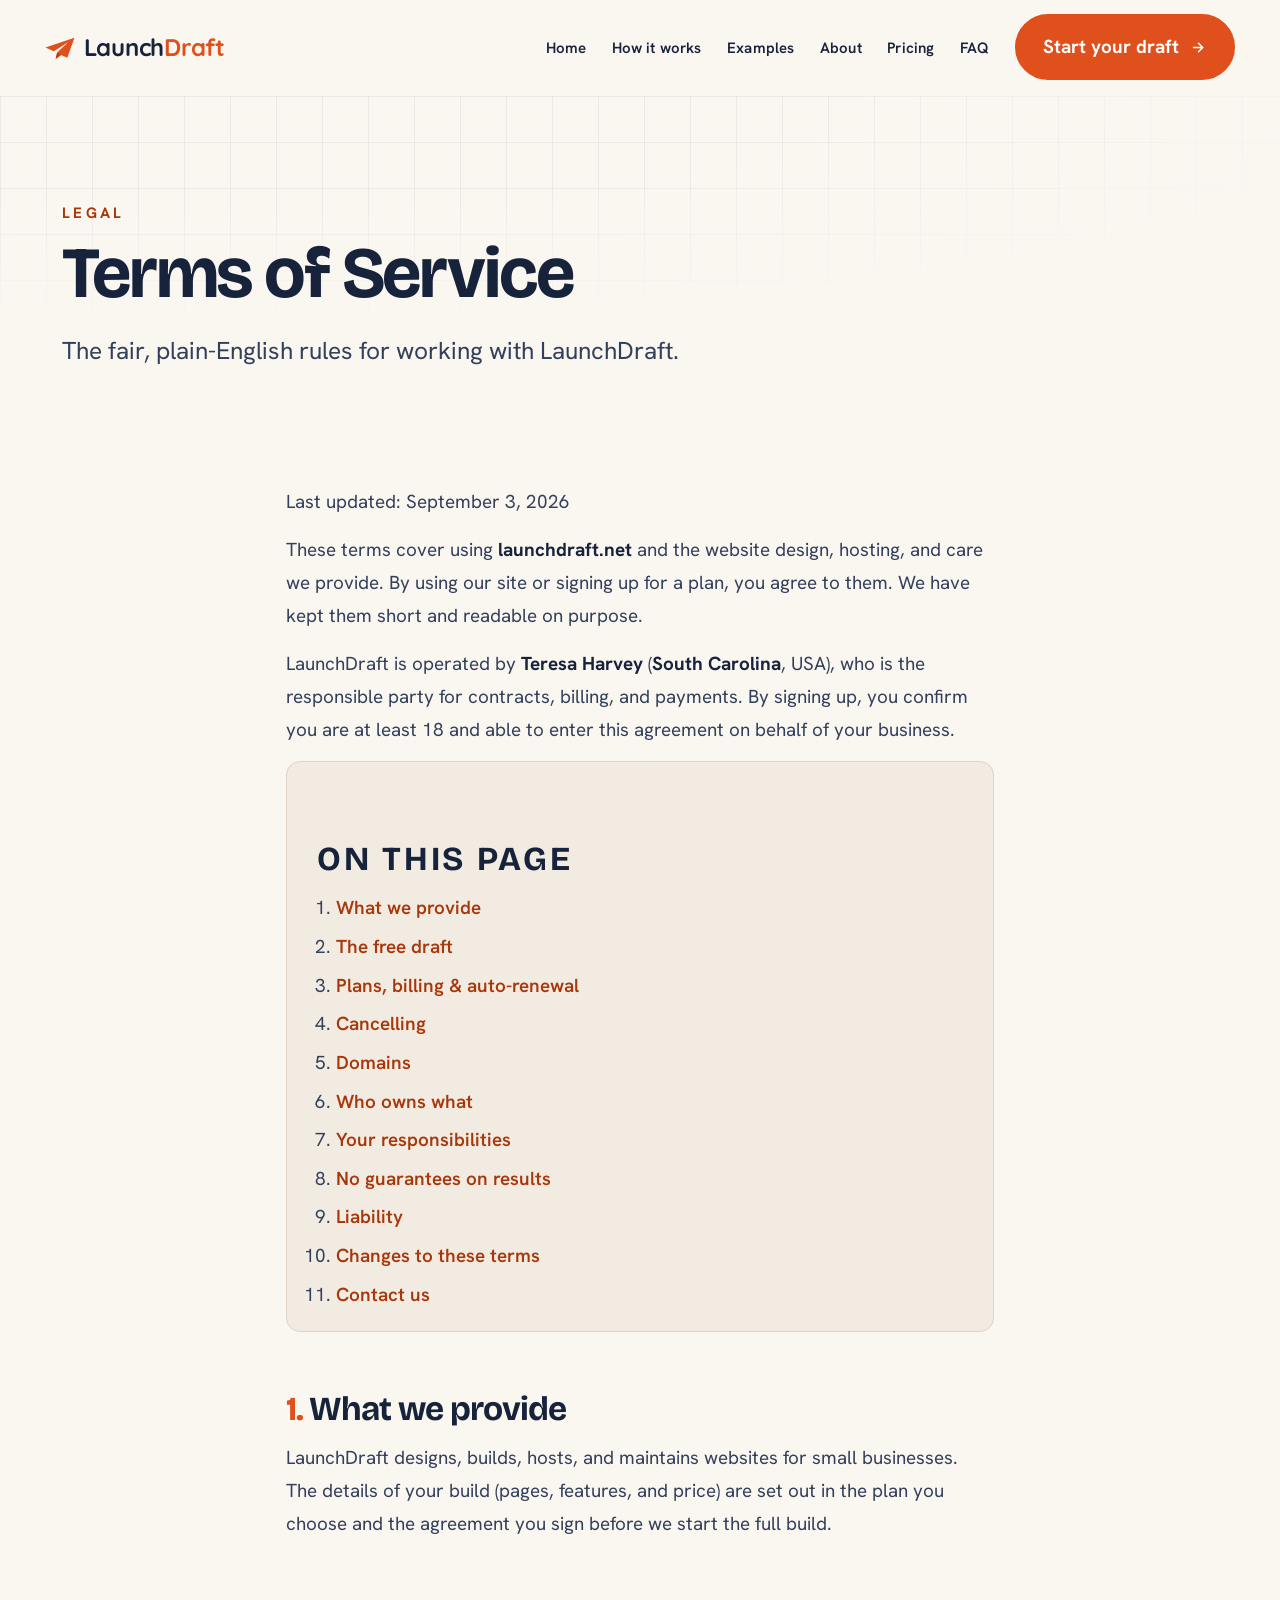
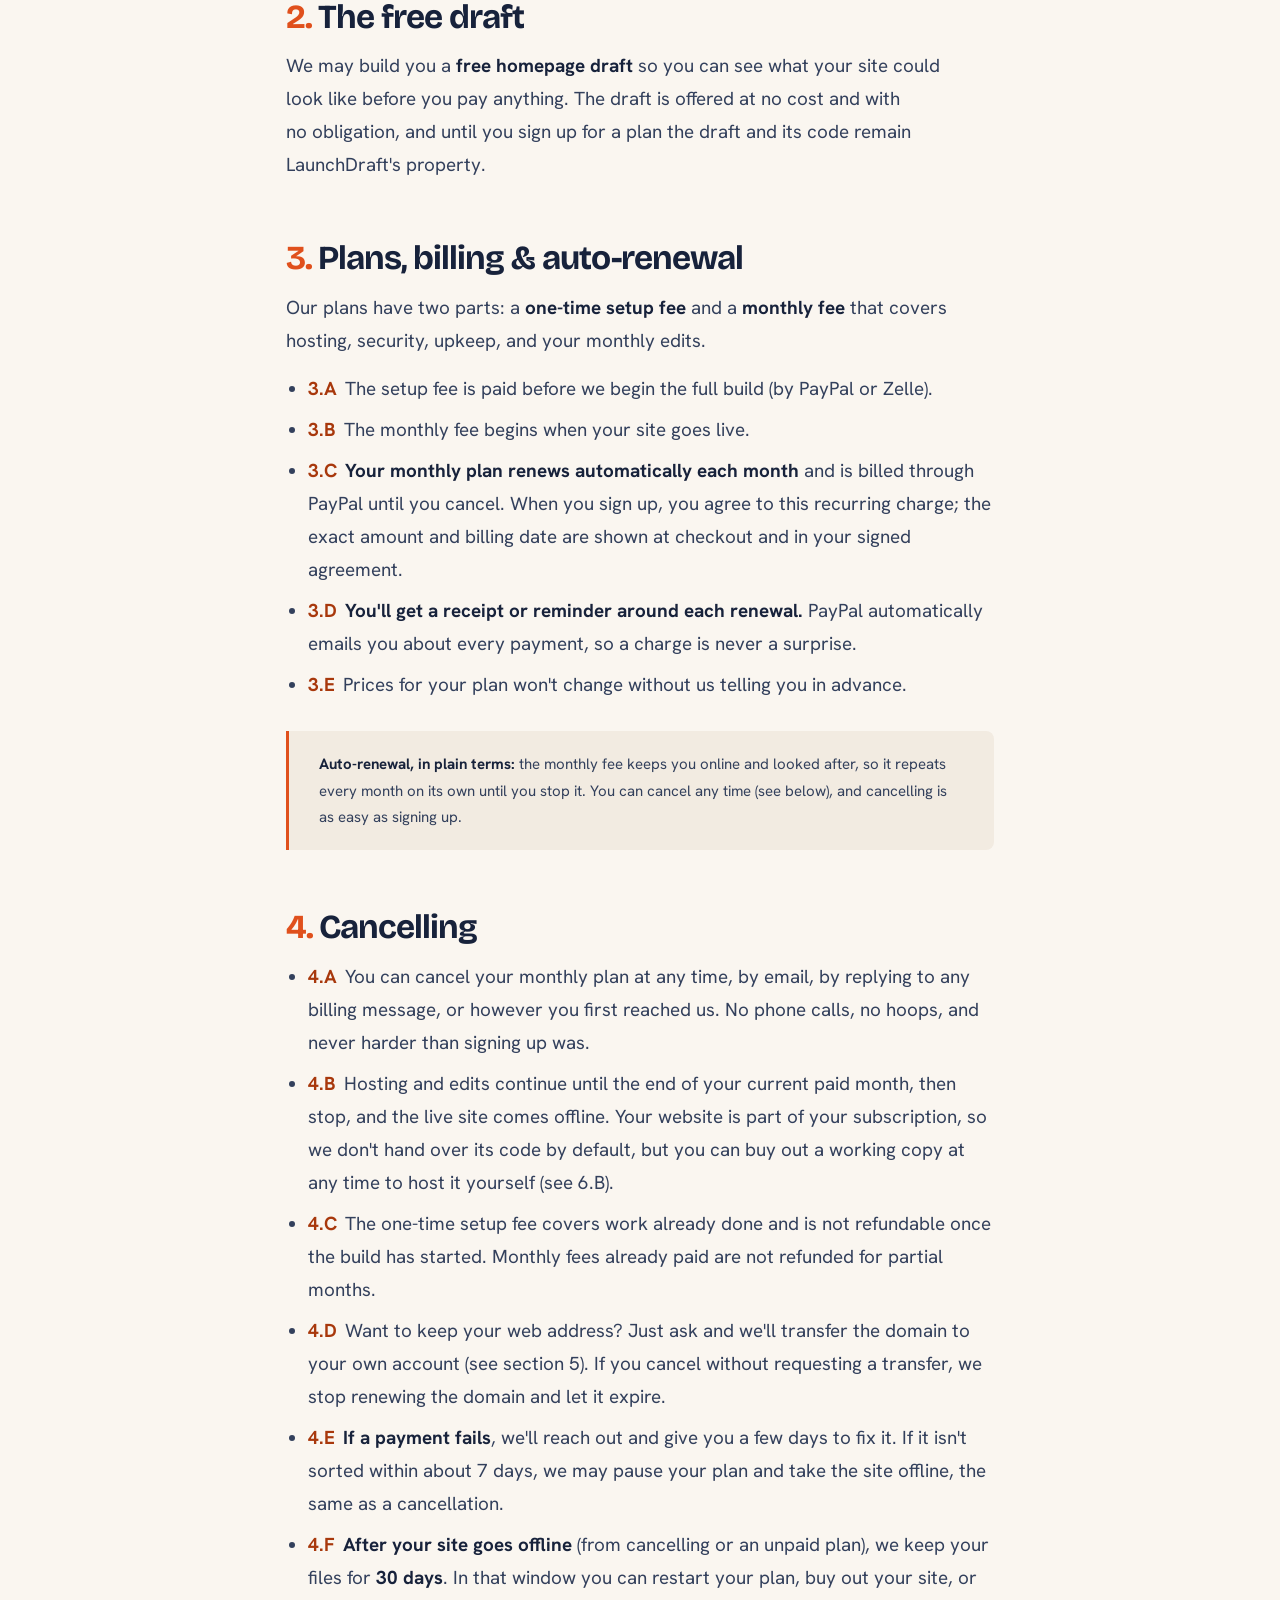
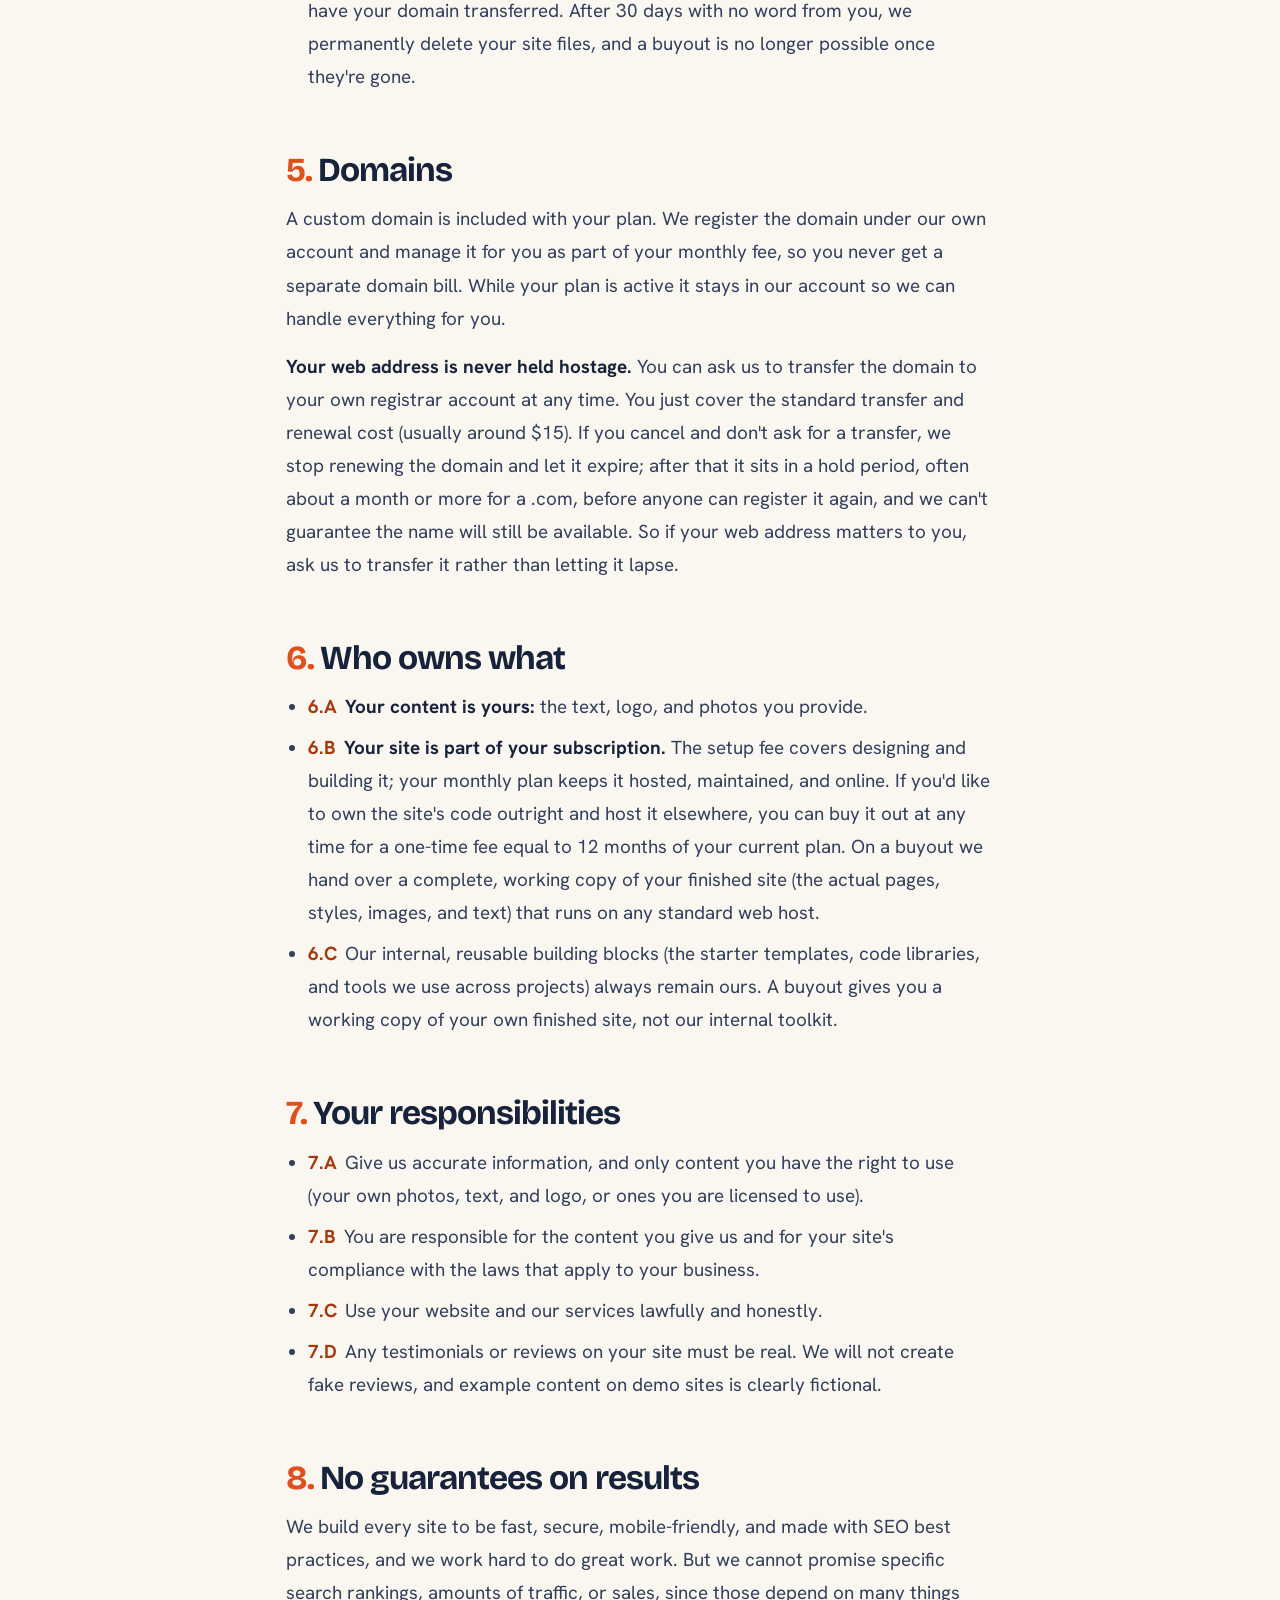
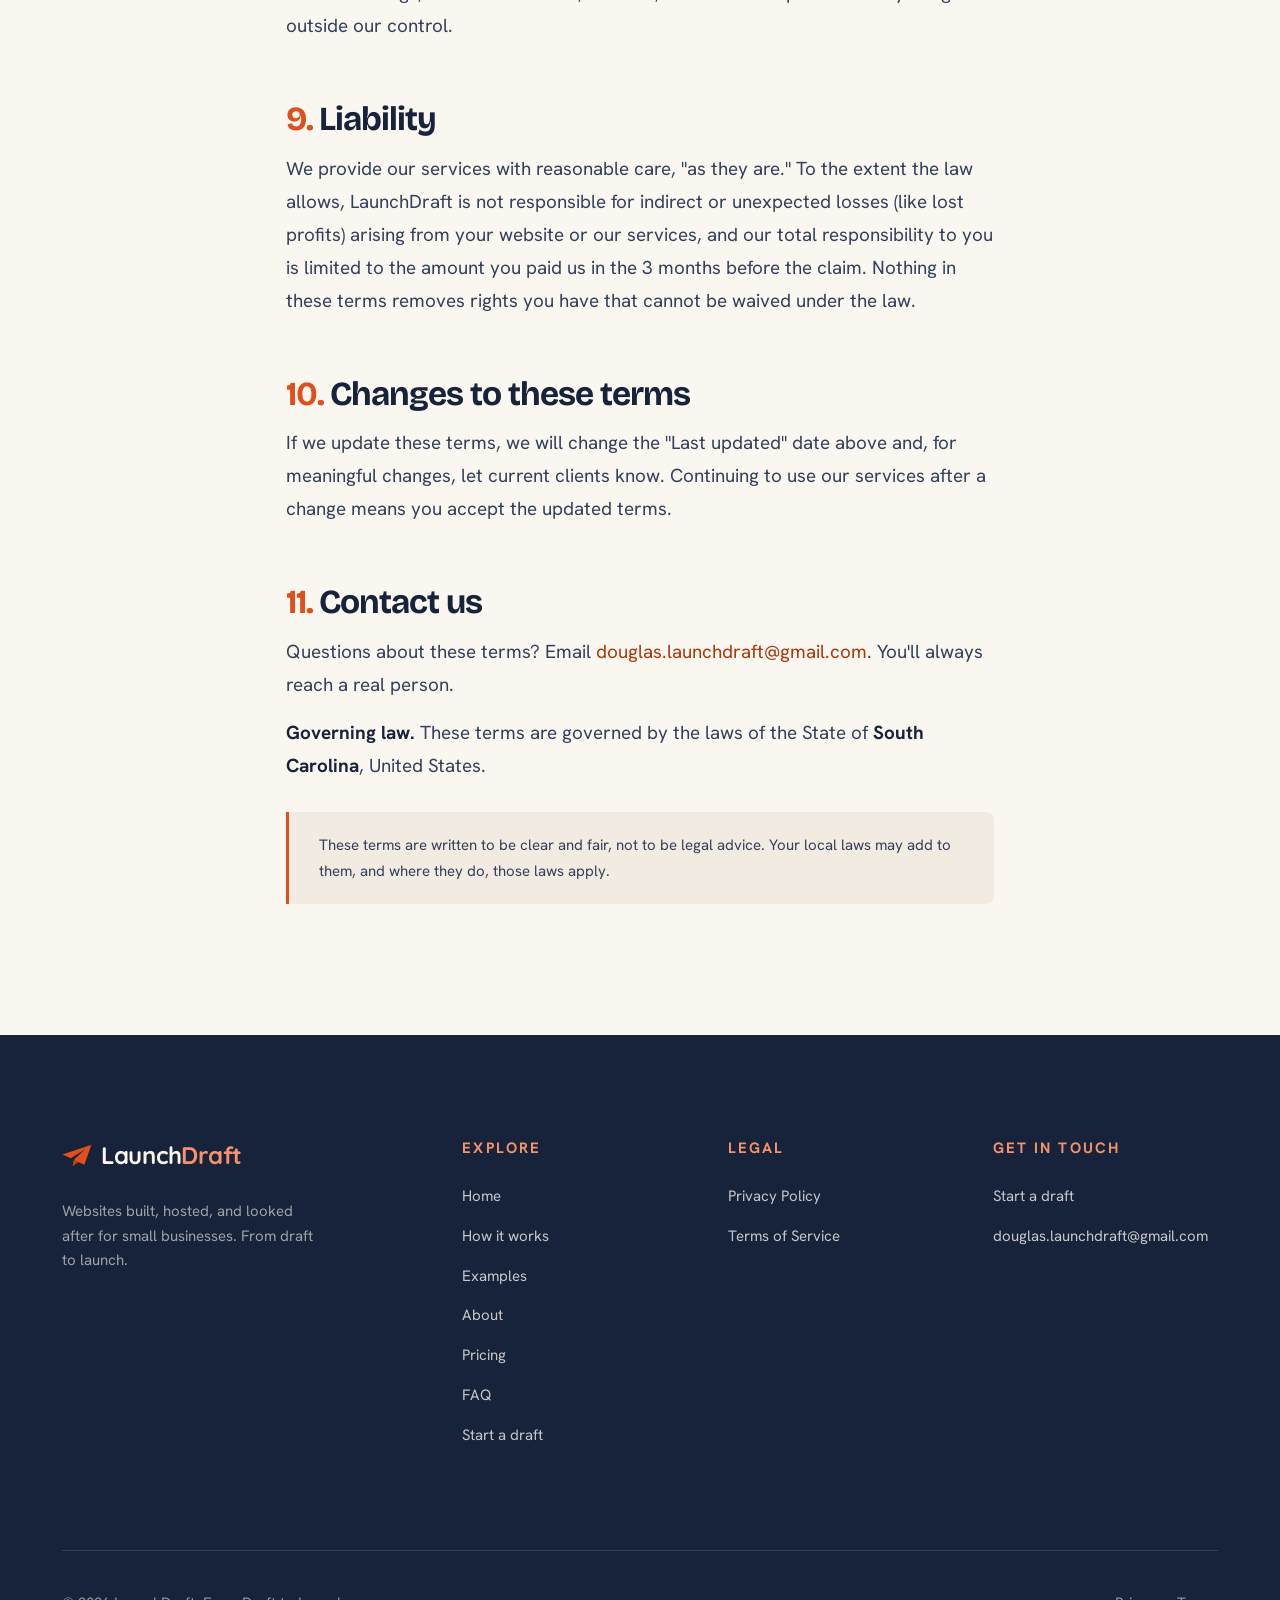
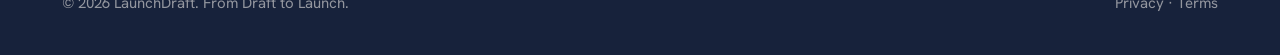
<file: terms/index.html>
<!DOCTYPE html>
<html lang="en">
<head>
  <meta charset="UTF-8" />
  <meta name="viewport" content="width=device-width, initial-scale=1.0" />
  <script>document.documentElement.classList.add('js');window.addEventListener('load',function(){setTimeout(function(){if(!window.__revealReady){document.querySelectorAll('.reveal').forEach(function(el){el.classList.add('in');});}},1000);});</script>
  <title>LaunchDraft · Terms of Service</title>
  <meta name="description" content="The plain-English terms for using LaunchDraft's website, plans, and services." />

  <link rel="preconnect" href="https://fonts.googleapis.com">
  <link rel="preconnect" href="https://fonts.gstatic.com" crossorigin>
  <link href="https://fonts.googleapis.com/css2?family=Quicksand:wght@700&family=Bricolage+Grotesque:opsz,wght@12..96,600;12..96,700;12..96,800&family=Hanken+Grotesk:wght@400;500;600;700&display=swap" rel="stylesheet">

  <link rel="icon" type="image/svg+xml" href="../assets/favicon.svg">
  <link rel="icon" type="image/png" sizes="32x32" href="../assets/favicon-32.png">
  <link rel="icon" type="image/png" sizes="512x512" href="../assets/favicon.png">
  <meta name="theme-color" content="#e0501c" />
  <link rel="canonical" href="https://launchdraft.net/terms/" />
  <link rel="apple-touch-icon" href="../assets/apple-touch-icon.png" />
  <meta property="og:type" content="website" />
  <meta property="og:site_name" content="LaunchDraft" />
  <meta property="og:title" content="LaunchDraft · Terms of Service" />
  <meta property="og:description" content="The plain-English terms for using LaunchDraft's website, plans, and services." />
  <meta property="og:url" content="https://launchdraft.net/terms/" />
  <meta property="og:image" content="https://launchdraft.net/assets/og.png" />

  <link rel="stylesheet" href="../styles.css" />
</head>
<body>

  <header class="nav" id="nav">
    <div class="wrap nav__inner">
      <a class="logo" href="/" aria-label="LaunchDraft home">
        <img class="logo__mark" src="../launchdraft_logo.svg" alt="" width="30" height="30" />
        <span>Launch<b>Draft</b></span>
      </a>
      <button class="nav__toggle" type="button" aria-label="Open menu" aria-expanded="false" aria-controls="navmenu">
        <span></span><span></span><span></span>
      </button>
      <nav class="nav__menu" id="navmenu" aria-label="Primary">
        <a class="link" href="/">Home</a>
        <a class="link" href="/#how">How it works</a>
        <a class="link" href="/#work">Examples</a>
        <a class="link" href="/#about">About</a>
        <a class="link" href="/pricing/">Pricing</a>
        <a class="link" href="/pricing/#faq">FAQ</a>
        <a class="btn btn-primary" href="/start/">Start your draft <span class="arrow" aria-hidden="true">→</span></a>
      </nav>
    </div>
  </header>

  <main>
    <section class="page-hero">
      <div class="blueprint" aria-hidden="true"></div>
      <div class="wrap">
        <span class="overline reveal">Legal</span>
        <h1 class="reveal" style="--i:1; margin-top: var(--space-2xs);">Terms of Service</h1>
        <p class="reveal" style="--i:2">The fair, plain-English rules for working with LaunchDraft.</p>
      </div>
    </section>

    <section class="legal">
      <div class="wrap">
        <p class="legal__updated">Last updated: September 3, 2026</p>

        <p class="legal__intro">These terms cover using <strong>launchdraft.net</strong> and the website design, hosting, and care we provide. By using our site or signing up for a plan, you agree to them. We have kept them short and readable on purpose.</p>

        <p>LaunchDraft is operated by <strong>Teresa Harvey</strong> (<strong>South Carolina</strong>, USA), who is the responsible party for contracts, billing, and payments. By signing up, you confirm you are at least 18 and able to enter this agreement on behalf of your business.</p>

        <div class="legal__toc">
          <h2>On this page</h2>
          <ol>
            <li><a href="#services">What we provide</a></li>
            <li><a href="#draft">The free draft</a></li>
            <li><a href="#billing">Plans, billing &amp; auto-renewal</a></li>
            <li><a href="#cancel">Cancelling</a></li>
            <li><a href="#domains">Domains</a></li>
            <li><a href="#ownership">Who owns what</a></li>
            <li><a href="#responsibilities">Your responsibilities</a></li>
            <li><a href="#results">No guarantees on results</a></li>
            <li><a href="#liability">Liability</a></li>
            <li><a href="#changes">Changes to these terms</a></li>
            <li><a href="#contact">Contact us</a></li>
          </ol>
        </div>

        <h2 id="services"><span class="legal__num">1.</span>What we provide</h2>
        <p>LaunchDraft designs, builds, hosts, and maintains websites for small businesses. The details of your build (pages, features, and price) are set out in the plan you choose and the agreement you sign before we start the full build.</p>

        <h2 id="draft"><span class="legal__num">2.</span>The free draft</h2>
        <p>We may build you a <strong>free homepage draft</strong> so you can see what your site could look like before you pay anything. The draft is offered at no cost and with no obligation, and until you sign up for a plan the draft and its code remain LaunchDraft's property.</p>

        <h2 id="billing"><span class="legal__num">3.</span>Plans, billing &amp; auto-renewal</h2>
        <p>Our plans have two parts: a <strong>one-time setup fee</strong> and a <strong>monthly fee</strong> that covers hosting, security, upkeep, and your monthly edits.</p>
        <ul>
          <li><span class="legal__ref">3.A</span>The setup fee is paid before we begin the full build (by PayPal or Zelle).</li>
          <li><span class="legal__ref">3.B</span>The monthly fee begins when your site goes live.</li>
          <li><span class="legal__ref">3.C</span><strong>Your monthly plan renews automatically each month</strong> and is billed through PayPal until you cancel. When you sign up, you agree to this recurring charge; the exact amount and billing date are shown at checkout and in your signed agreement.</li>
          <li><span class="legal__ref">3.D</span><strong>You'll get a receipt or reminder around each renewal.</strong> PayPal automatically emails you about every payment, so a charge is never a surprise.</li>
          <li><span class="legal__ref">3.E</span>Prices for your plan won't change without us telling you in advance.</li>
        </ul>
        <div class="legal__note">
          <p><strong>Auto-renewal, in plain terms:</strong> the monthly fee keeps you online and looked after, so it repeats every month on its own until you stop it. You can cancel any time (see below), and cancelling is as easy as signing up.</p>
        </div>

        <h2 id="cancel"><span class="legal__num">4.</span>Cancelling</h2>
        <ul>
          <li><span class="legal__ref">4.A</span>You can cancel your monthly plan at any time, by email, by replying to any billing message, or however you first reached us. No phone calls, no hoops, and never harder than signing up was.</li>
          <li><span class="legal__ref">4.B</span>Hosting and edits continue until the end of your current paid month, then stop, and the live site comes offline. Your website is part of your subscription, so we don't hand over its code by default, but you can buy out a working copy at any time to host it yourself (see 6.B).</li>
          <li><span class="legal__ref">4.C</span>The one-time setup fee covers work already done and is not refundable once the build has started. Monthly fees already paid are not refunded for partial months.</li>
          <li><span class="legal__ref">4.D</span>Want to keep your web address? Just ask and we'll transfer the domain to your own account (see section 5). If you cancel without requesting a transfer, we stop renewing the domain and let it expire.</li>
          <li><span class="legal__ref">4.E</span><strong>If a payment fails</strong>, we'll reach out and give you a few days to fix it. If it isn't sorted within about 7 days, we may pause your plan and take the site offline, the same as a cancellation.</li>
          <li><span class="legal__ref">4.F</span><strong>After your site goes offline</strong> (from cancelling or an unpaid plan), we keep your files for <strong>30 days</strong>. In that window you can restart your plan, buy out your site, or have your domain transferred. After 30 days with no word from you, we permanently delete your site files, and a buyout is no longer possible once they're gone.</li>
        </ul>

        <h2 id="domains"><span class="legal__num">5.</span>Domains</h2>
        <p>A custom domain is included with your plan. We register the domain under our own account and manage it for you as part of your monthly fee, so you never get a separate domain bill. While your plan is active it stays in our account so we can handle everything for you.</p>
        <p><strong>Your web address is never held hostage.</strong> You can ask us to transfer the domain to your own registrar account at any time. You just cover the standard transfer and renewal cost (usually around $15). If you cancel and don't ask for a transfer, we stop renewing the domain and let it expire; after that it sits in a hold period, often about a month or more for a .com, before anyone can register it again, and we can't guarantee the name will still be available. So if your web address matters to you, ask us to transfer it rather than letting it lapse.</p>

        <h2 id="ownership"><span class="legal__num">6.</span>Who owns what</h2>
        <ul>
          <li><span class="legal__ref">6.A</span><strong>Your content is yours:</strong> the text, logo, and photos you provide.</li>
          <li><span class="legal__ref">6.B</span><strong>Your site is part of your subscription.</strong> The setup fee covers designing and building it; your monthly plan keeps it hosted, maintained, and online. If you'd like to own the site's code outright and host it elsewhere, you can buy it out at any time for a one-time fee equal to 12 months of your current plan. On a buyout we hand over a complete, working copy of your finished site (the actual pages, styles, images, and text) that runs on any standard web host.</li>
          <li><span class="legal__ref">6.C</span>Our internal, reusable building blocks (the starter templates, code libraries, and tools we use across projects) always remain ours. A buyout gives you a working copy of your own finished site, not our internal toolkit.</li>
        </ul>

        <h2 id="responsibilities"><span class="legal__num">7.</span>Your responsibilities</h2>
        <ul>
          <li><span class="legal__ref">7.A</span>Give us accurate information, and only content you have the right to use (your own photos, text, and logo, or ones you are licensed to use).</li>
          <li><span class="legal__ref">7.B</span>You are responsible for the content you give us and for your site's compliance with the laws that apply to your business.</li>
          <li><span class="legal__ref">7.C</span>Use your website and our services lawfully and honestly.</li>
          <li><span class="legal__ref">7.D</span>Any testimonials or reviews on your site must be real. We will not create fake reviews, and example content on demo sites is clearly fictional.</li>
        </ul>

        <h2 id="results"><span class="legal__num">8.</span>No guarantees on results</h2>
        <p>We build every site to be fast, secure, mobile-friendly, and made with SEO best practices, and we work hard to do great work. But we cannot promise specific search rankings, amounts of traffic, or sales, since those depend on many things outside our control.</p>

        <h2 id="liability"><span class="legal__num">9.</span>Liability</h2>
        <p>We provide our services with reasonable care, "as they are." To the extent the law allows, LaunchDraft is not responsible for indirect or unexpected losses (like lost profits) arising from your website or our services, and our total responsibility to you is limited to the amount you paid us in the 3 months before the claim. Nothing in these terms removes rights you have that cannot be waived under the law.</p>

        <h2 id="changes"><span class="legal__num">10.</span>Changes to these terms</h2>
        <p>If we update these terms, we will change the "Last updated" date above and, for meaningful changes, let current clients know. Continuing to use our services after a change means you accept the updated terms.</p>

        <h2 id="contact"><span class="legal__num">11.</span>Contact us</h2>
        <p>Questions about these terms? Email <a href="mailto:douglas.launchdraft@gmail.com">douglas.launchdraft@gmail.com</a>. You'll always reach a real person.</p>

        <p><strong>Governing law.</strong> These terms are governed by the laws of the State of <strong>South Carolina</strong>, United States.</p>

        <div class="legal__note">
          <p>These terms are written to be clear and fair, not to be legal advice. Your local laws may add to them, and where they do, those laws apply.</p>
        </div>
      </div>
    </section>
  </main>

  <footer class="footer">
    <div class="wrap">
      <div class="footer__grid">
        <div>
          <a class="logo" href="/" aria-label="LaunchDraft home">
            <img class="logo__mark" src="../launchdraft_logo.svg" alt="" width="30" height="30" />
            <span>Launch<b style="color:var(--accent-tint)">Draft</b></span>
          </a>
          <p class="footer__tag">Websites built, hosted, and looked after for small businesses. From draft to launch.</p>
        </div>
        <div>
          <h4>Explore</h4>
          <ul>
            <li><a href="/">Home</a></li>
            <li><a href="/#how">How it works</a></li>
            <li><a href="/#work">Examples</a></li>
            <li><a href="/#about">About</a></li>
            <li><a href="/pricing/">Pricing</a></li>
            <li><a href="/pricing/#faq">FAQ</a></li>
            <li><a href="/start/">Start a draft</a></li>
          </ul>
        </div>
        <div>
          <h4>Legal</h4>
          <ul>
            <li><a href="/privacy/">Privacy Policy</a></li>
            <li><a href="/terms/">Terms of Service</a></li>
          </ul>
        </div>
        <div>
          <h4>Get in touch</h4>
          <ul>
            <li><a href="/start/">Start a draft</a></li>
            <li><a href="mailto:douglas.launchdraft@gmail.com">douglas.launchdraft@gmail.com</a></li>
          </ul>
        </div>
      </div>
      <div class="footer__bottom">
        <span>&copy; <span id="year">2026</span> LaunchDraft. From Draft to Launch.</span>
        <span class="footer__legal"><a href="/privacy/">Privacy</a> · <a href="/terms/">Terms</a></span>
      </div>
    </div>
  </footer>

  <script src="../main.js"></script>
</body>
</html>
</file>
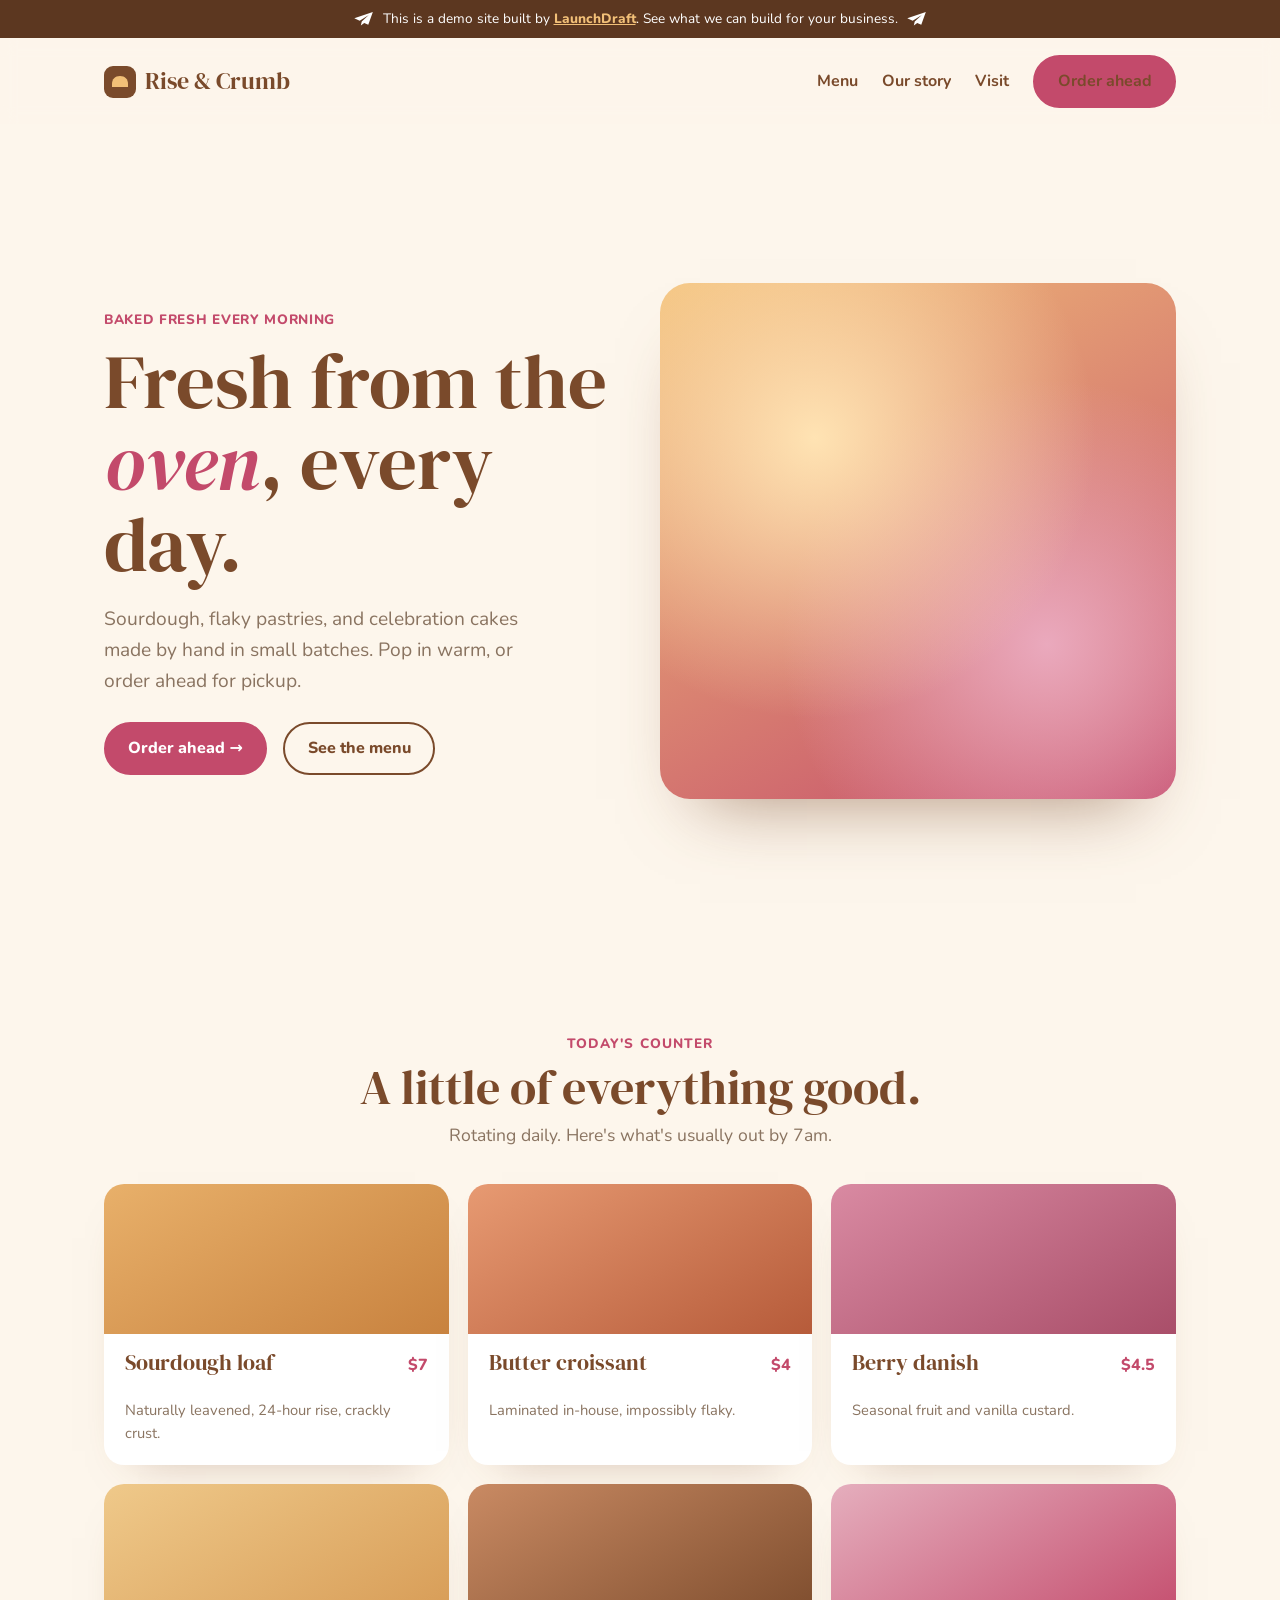
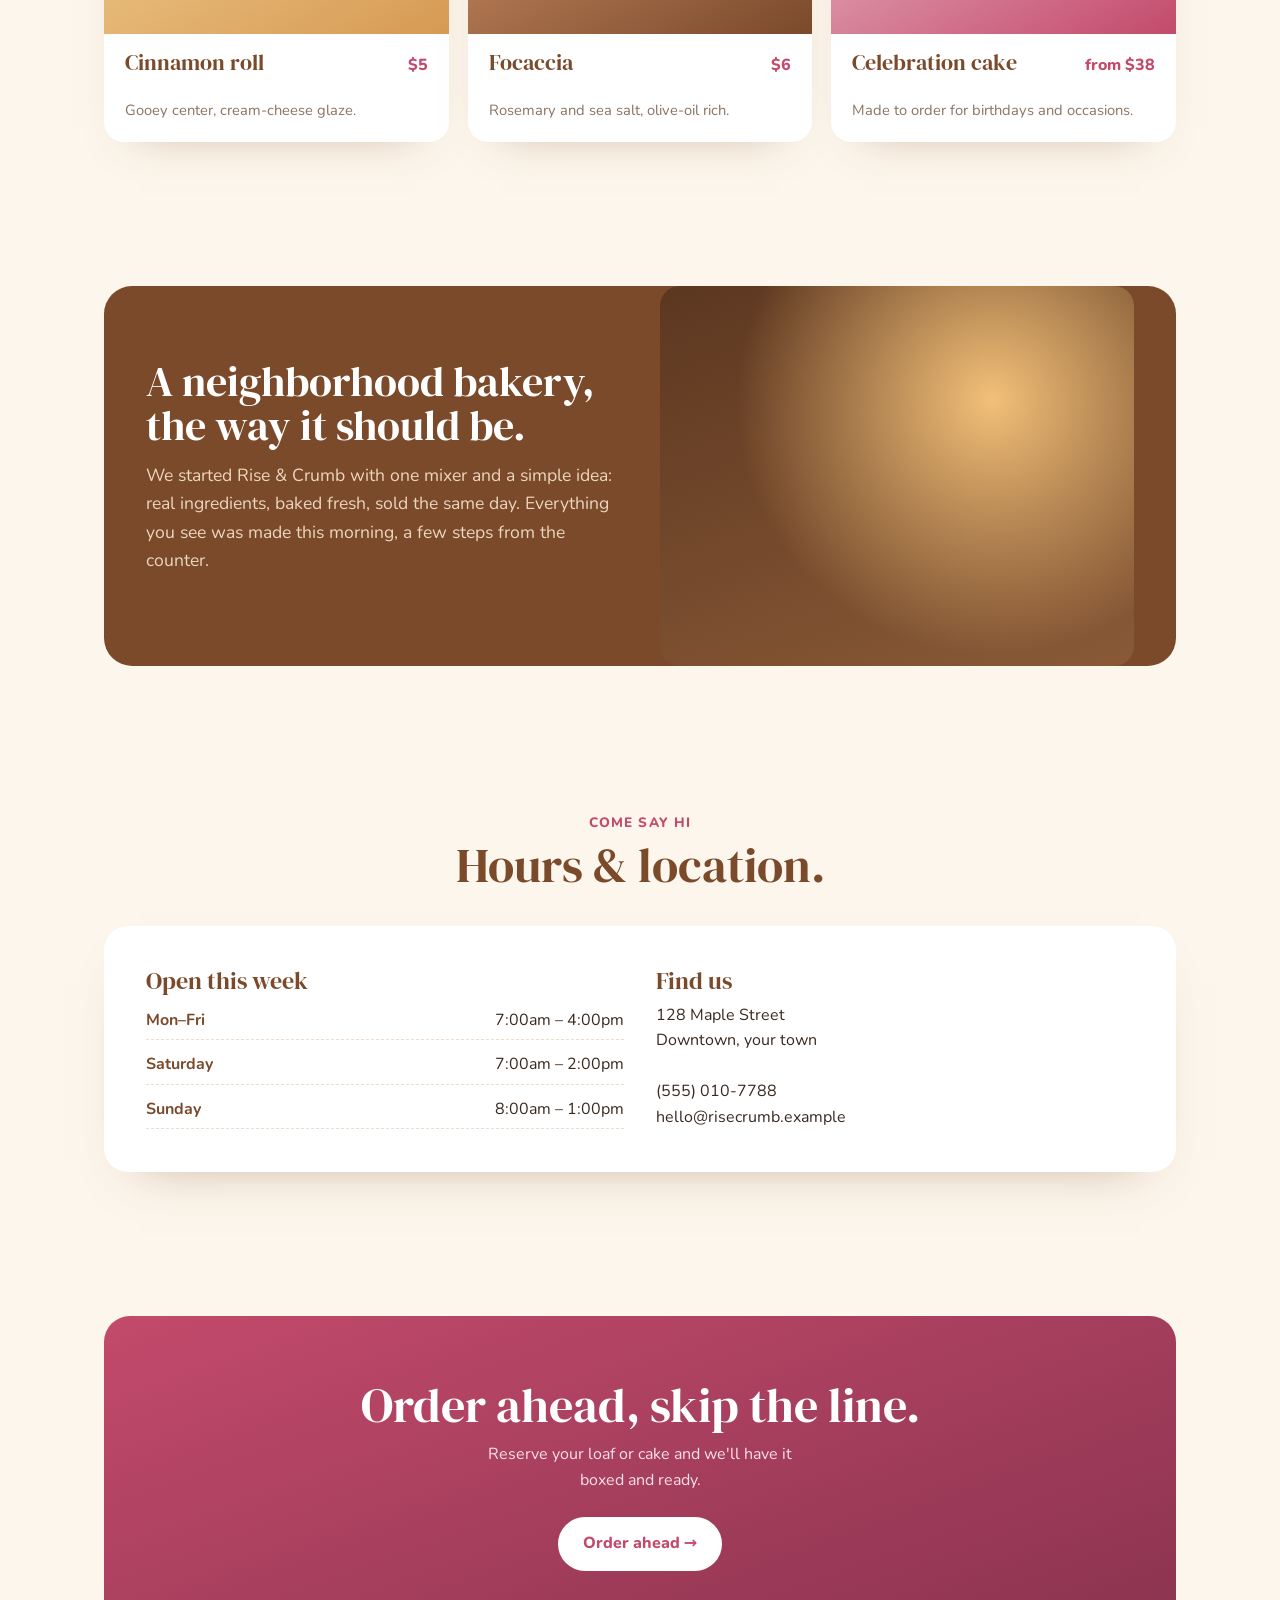
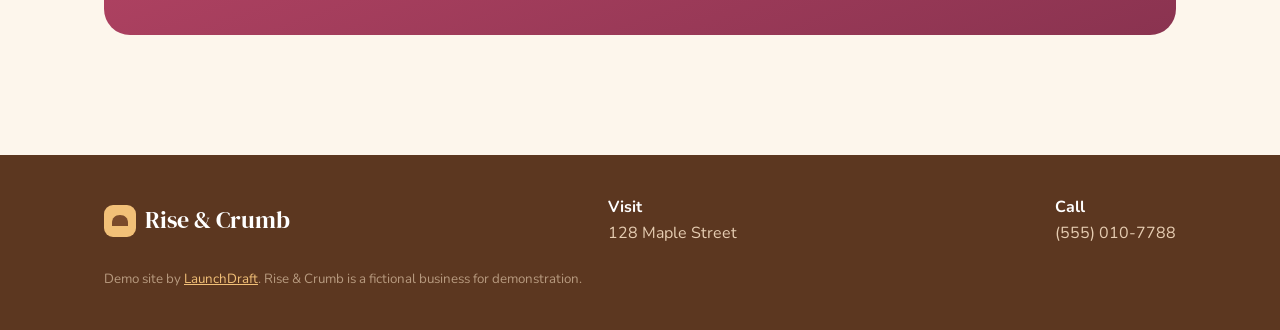
<file: demos/bakery/index.html>
<!DOCTYPE html>
<html lang="en">
<head>
<meta charset="UTF-8" />
<meta name="viewport" content="width=device-width, initial-scale=1.0" />
<title>Rise &amp; Crumb</title>
<meta name="description" content="Demo site by LaunchDraft. Rise &amp; Crumb: fresh bread, pastries, and cakes baked every morning." />
<meta name="robots" content="noindex" />
<link rel="preconnect" href="https://fonts.googleapis.com"><link rel="preconnect" href="https://fonts.gstatic.com" crossorigin>
<link href="https://fonts.googleapis.com/css2?family=DM+Serif+Display:ital@0;1&family=Nunito:wght@400;600;700;800&display=swap" rel="stylesheet">
<link rel="icon" href="data:image/svg+xml,%3Csvg xmlns='http://www.w3.org/2000/svg' viewBox='0 0 32 32'%3E%3Crect width='32' height='32' rx='9' fill='%237a4a2b'/%3E%3Cpath d='M8 18c0-5 3-8 8-8s8 3 8 8v3H8z' fill='%23f2c078'/%3E%3C/svg%3E">
<style>
  :root{ --cocoa:#7a4a2b; --cocoa-2:#5c3720; --cream:#fdf6ec; --butter:#f2c078; --berry:#c34a6b; --ink:#3a2a1e; --muted:#8a7461; }
  *{box-sizing:border-box}
  body{margin:0;background:var(--cream);color:var(--ink);font-family:'Nunito',system-ui,sans-serif;line-height:1.6;-webkit-font-smoothing:antialiased}
  h1,h2,h3{font-family:'DM Serif Display',Georgia,serif;font-weight:400;line-height:1.06;margin:0}
  a{color:inherit;text-decoration:none}
  .wrap{width:100%;max-width:70rem;margin-inline:auto;padding-inline:1.5rem}
  .demobar{position:sticky;top:0;z-index:21;background:var(--cocoa-2);color:#fff;font-size:.85rem;text-align:center;padding:.5rem 1rem;display:flex;align-items:center;justify-content:center;gap:.6rem}
  .demobar svg{width:1.2rem;height:1.2rem}
  .demobar a{color:var(--butter);font-weight:800;text-decoration:underline}
  header.nav{position:sticky;top:2.4rem;z-index:20;background:color-mix(in srgb,var(--cream) 90%,transparent);backdrop-filter:blur(8px)}
  .nav__in{display:flex;align-items:center;justify-content:space-between;padding-block:1rem}
  .brand{display:flex;align-items:center;gap:.55rem;font-family:'DM Serif Display',serif;font-size:1.5rem;color:var(--cocoa)}
  .brand svg{width:32px;height:32px}
  .nav__links{display:flex;gap:1.5rem;align-items:center}
  .nav__links a{font-weight:700;color:var(--cocoa)}
  .btn{display:inline-flex;align-items:center;gap:.5rem;background:var(--berry);color:#fff;font-weight:800;padding:.75em 1.4em;border-radius:999px;border:2px solid var(--berry);transition:.2s}
  .btn:hover{background:#a63a58;border-color:#a63a58}
  .btn--ghost{background:transparent;color:var(--cocoa);border-color:var(--cocoa)}
  .btn--ghost:hover{background:var(--cocoa);color:#fff}
  @media(max-width:640px){.nav__links a:not(.btn){display:none}}

  .hero{position:relative;overflow:hidden}
  .hero .wrap{padding-block:clamp(3rem,7vw,5.5rem);display:grid;grid-template-columns:1fr 1fr;gap:2.5rem;align-items:center}
  .hero .eyebrow{color:var(--berry);font-weight:800;letter-spacing:.05em;text-transform:uppercase;font-size:.85rem}
  .hero h1{font-size:clamp(2.8rem,6.5vw,4.8rem);margin:.5rem 0 1rem;color:var(--cocoa)}
  .hero h1 em{color:var(--berry)}
  .hero p{font-size:1.2rem;color:var(--muted);max-width:38ch}
  .hero__actions{display:flex;gap:1rem;flex-wrap:wrap;margin-top:1.6rem}
  .hero__art{aspect-ratio:1;border-radius:30px;background:
    radial-gradient(circle at 30% 30%, #ffe3b3, transparent 55%),
    radial-gradient(circle at 75% 70%, #eaa9bd, transparent 50%),
    linear-gradient(150deg,#f2c078,#c34a6b);
    box-shadow:0 40px 70px -40px rgba(122,74,43,.6);display:grid;place-items:center;position:relative}
  .hero__art b{font-family:'DM Serif Display',serif;color:#fff;font-size:clamp(2rem,5vw,3.4rem);text-align:center;text-shadow:0 2px 10px rgba(0,0,0,.25);line-height:1.1}
  @media(max-width:820px){.hero .wrap{grid-template-columns:1fr}.hero__art{max-width:22rem}}

  section{padding-block:clamp(2.6rem,6vw,4.5rem)}
  .head{text-align:center;max-width:38rem;margin:0 auto 2.2rem}
  .head .eyebrow{color:var(--berry);font-weight:800;text-transform:uppercase;letter-spacing:.08em;font-size:.85rem}
  .head h2{font-size:clamp(2rem,4.5vw,3rem);margin-top:.3rem;color:var(--cocoa)}
  .head p{color:var(--muted);font-size:1.1rem;margin-top:.5rem}

  .menu{display:grid;grid-template-columns:repeat(3,1fr);gap:1.2rem}
  .item{background:#fff;border-radius:20px;overflow:hidden;box-shadow:0 20px 44px -34px rgba(122,74,43,.5);transition:.25s}
  .item:hover{transform:translateY(-5px)}
  .item .pic{height:150px;position:relative}
  .item:nth-child(1) .pic{background:linear-gradient(150deg,#e8b06a,#c8823f)}
  .item:nth-child(2) .pic{background:linear-gradient(150deg,#e79a72,#b65b3a)}
  .item:nth-child(3) .pic{background:linear-gradient(150deg,#d98aa2,#a94e69)}
  .item:nth-child(4) .pic{background:linear-gradient(150deg,#efc98a,#d69a54)}
  .item:nth-child(5) .pic{background:linear-gradient(150deg,#c98a63,#7a4a2b)}
  .item:nth-child(6) .pic{background:linear-gradient(150deg,#e5aebd,#c34a6b)}
  .item .body{padding:1.1rem 1.3rem;display:flex;justify-content:space-between;align-items:baseline;gap:1rem}
  .item h3{font-size:1.35rem;color:var(--cocoa)}
  .item .price{font-weight:800;color:var(--berry);white-space:nowrap}
  .item p{margin:.2rem 0 0;color:var(--muted);font-size:.92rem}
  @media(max-width:820px){.menu{grid-template-columns:1fr 1fr}}
  @media(max-width:520px){.menu{grid-template-columns:1fr}}

  .about{background:var(--cocoa);color:#fbe7d3;border-radius:28px}
  .about .wrap{display:grid;grid-template-columns:1fr 1fr;gap:2.5rem;align-items:center}
  .about h2{color:#fff;font-size:clamp(1.8rem,4vw,2.6rem)}
  .about p{color:#ecd6bd;font-size:1.1rem;margin-top:.8rem}
  .about__art{aspect-ratio:5/4;border-radius:20px;background:radial-gradient(circle at 70% 30%,#f2c078,transparent 60%),linear-gradient(160deg,#5c3720,#8a5a37)}
  @media(max-width:760px){.about .wrap{grid-template-columns:1fr}}

  .hours{display:grid;grid-template-columns:1fr 1fr;gap:2rem;background:#fff;border-radius:24px;padding:clamp(1.6rem,4vw,2.6rem);box-shadow:0 24px 50px -36px rgba(122,74,43,.5)}
  .hours h3{font-size:1.5rem;color:var(--cocoa);margin-bottom:.6rem}
  .hours ul{list-style:none;padding:0;margin:0;display:grid;gap:.4rem}
  .hours li{display:flex;justify-content:space-between;border-bottom:1px dashed #ecdcc9;padding:.35rem 0}
  .hours b{color:var(--cocoa)}
  @media(max-width:640px){.hours{grid-template-columns:1fr}}

  .cta{text-align:center;background:linear-gradient(160deg,#c34a6b,#8a3350);color:#fff;border-radius:26px;padding:clamp(2.4rem,5vw,4rem)}
  .cta h2{font-size:clamp(2rem,4.5vw,3rem);color:#fff}
  .cta p{color:#ffe0e8;max-width:34ch;margin:.7rem auto 1.5rem}
  .cta .btn{background:#fff;color:var(--berry);border-color:#fff}
  .cta .btn:hover{background:var(--cocoa);color:#fff;border-color:var(--cocoa)}

  footer{background:var(--cocoa-2);color:#e6cdb2;padding-block:2.5rem;margin-top:3rem}
  footer .grid{display:flex;flex-wrap:wrap;gap:2rem;justify-content:space-between}
  footer .brand{color:#fff}
  footer small{display:block;margin-top:1.4rem;color:#b79a7f}
</style>

<style>
  .hero__art img,.about__art img,.item .pic img{position:absolute;inset:0;width:100%;height:100%;object-fit:cover;display:block}
  .item .pic{overflow:hidden}
  .item .pic img{transition:transform .5s ease}
  .item:hover .pic img{transform:scale(1.07)}
  .hero__art{overflow:hidden;position:relative}
  .about__art{overflow:hidden;position:relative}
</style>
</head>
<body>
  <div class="demobar"><svg viewBox="0 0 270 270" fill="currentColor"><path d="M265,42 L4,130 L80,165 L208,83 L109,176 L96,233 L144,197 L201,222 Z"/></svg><span>This is a demo site built by <a href="/">LaunchDraft</a>. See what we can build for your business.</span><svg viewBox="0 0 270 270" fill="currentColor"><path d="M265,42 L4,130 L80,165 L208,83 L109,176 L96,233 L144,197 L201,222 Z"/></svg></div>

  <header class="nav"><div class="wrap nav__in">
    <a class="brand" href="#top"><svg viewBox="0 0 32 32"><rect width="32" height="32" rx="9" fill="#7a4a2b"/><path d="M8 18c0-5 3-8 8-8s8 3 8 8v3H8z" fill="#f2c078"/></svg> Rise &amp; Crumb</a>
    <nav class="nav__links">
      <a href="#menu">Menu</a>
      <a href="#about">Our story</a>
      <a href="#visit">Visit</a>
      <a class="btn" href="#visit">Order ahead</a>
    </nav>
  </div></header>

  <main id="top">
    <section class="hero"><div class="wrap">
      <div>
        <span class="eyebrow">Baked fresh every morning</span>
        <h1>Fresh from the <em>oven</em>, every day.</h1>
        <p>Sourdough, flaky pastries, and celebration cakes made by hand in small batches. Pop in warm, or order ahead for pickup.</p>
        <div class="hero__actions">
          <a class="btn" href="#visit">Order ahead →</a>
          <a class="btn btn--ghost" href="#menu">See the menu</a>
        </div>
      </div>
      <div class="hero__art"><img src="https://loremflickr.com/800/800/sourdough,bread,bakery?lock=21" alt="Fresh bread" loading="lazy" onerror="this.remove()"></div>
    </div></section>

    <section id="menu"><div class="wrap">
      <div class="head">
        <span class="eyebrow">Today's counter</span>
        <h2>A little of everything good.</h2>
        <p>Rotating daily. Here's what's usually out by 7am.</p>
      </div>
      <div class="menu">
        <article class="item"><div class="pic"><img src="https://loremflickr.com/500/350/sourdough,bread?lock=31" alt="" loading="lazy" onerror="this.remove()"></div><div class="body"><h3>Sourdough loaf</h3><span class="price">$7</span></div><div style="padding:0 1.3rem 1.2rem"><p>Naturally leavened, 24-hour rise, crackly crust.</p></div></article>
        <article class="item"><div class="pic"><img src="https://loremflickr.com/500/350/croissant,pastry?lock=32" alt="" loading="lazy" onerror="this.remove()"></div><div class="body"><h3>Butter croissant</h3><span class="price">$4</span></div><div style="padding:0 1.3rem 1.2rem"><p>Laminated in-house, impossibly flaky.</p></div></article>
        <article class="item"><div class="pic"><img src="https://loremflickr.com/500/350/danish,pastry,berry?lock=33" alt="" loading="lazy" onerror="this.remove()"></div><div class="body"><h3>Berry danish</h3><span class="price">$4.5</span></div><div style="padding:0 1.3rem 1.2rem"><p>Seasonal fruit and vanilla custard.</p></div></article>
        <article class="item"><div class="pic"><img src="https://loremflickr.com/500/350/cinnamon,roll,bun?lock=34" alt="" loading="lazy" onerror="this.remove()"></div><div class="body"><h3>Cinnamon roll</h3><span class="price">$5</span></div><div style="padding:0 1.3rem 1.2rem"><p>Gooey center, cream-cheese glaze.</p></div></article>
        <article class="item"><div class="pic"><img src="https://loremflickr.com/500/350/focaccia,bread?lock=35" alt="" loading="lazy" onerror="this.remove()"></div><div class="body"><h3>Focaccia</h3><span class="price">$6</span></div><div style="padding:0 1.3rem 1.2rem"><p>Rosemary and sea salt, olive-oil rich.</p></div></article>
        <article class="item"><div class="pic"><img src="https://loremflickr.com/500/350/cake,birthday?lock=36" alt="" loading="lazy" onerror="this.remove()"></div><div class="body"><h3>Celebration cake</h3><span class="price">from $38</span></div><div style="padding:0 1.3rem 1.2rem"><p>Made to order for birthdays and occasions.</p></div></article>
      </div>
    </div></section>

    <section><div class="wrap">
      <div class="about"><div class="wrap" style="padding-inline:clamp(1.5rem,4vw,2.6rem)">
        <div>
          <h2>A neighborhood bakery, the way it should be.</h2>
          <p>We started Rise &amp; Crumb with one mixer and a simple idea: real ingredients, baked fresh, sold the same day. Everything you see was made this morning, a few steps from the counter.</p>
        </div>
        <div class="about__art"><img src="https://loremflickr.com/700/560/bakery,interior?lock=22" alt="Inside the bakery" loading="lazy" onerror="this.remove()"></div>
      </div></div>
    </div></section>

    <section id="visit"><div class="wrap">
      <div class="head"><span class="eyebrow">Come say hi</span><h2>Hours &amp; location.</h2></div>
      <div class="hours">
        <div>
          <h3>Open this week</h3>
          <ul>
            <li><b>Mon–Fri</b><span>7:00am – 4:00pm</span></li>
            <li><b>Saturday</b><span>7:00am – 2:00pm</span></li>
            <li><b>Sunday</b><span>8:00am – 1:00pm</span></li>
          </ul>
        </div>
        <div>
          <h3>Find us</h3>
          <p style="margin:.3rem 0 0">128 Maple Street<br>Downtown, your town<br><br>(555) 010-7788<br>hello@risecrumb.example</p>
        </div>
      </div>
    </div></section>

    <section><div class="wrap">
      <div class="cta">
        <h2>Order ahead, skip the line.</h2>
        <p>Reserve your loaf or cake and we'll have it boxed and ready.</p>
        <a class="btn" href="mailto:hello@risecrumb.example">Order ahead →</a>
      </div>
    </div></section>
  </main>

  <footer><div class="wrap">
    <div class="grid">
      <a class="brand" href="#top"><svg viewBox="0 0 32 32"><rect width="32" height="32" rx="9" fill="#f2c078"/><path d="M8 18c0-5 3-8 8-8s8 3 8 8v3H8z" fill="#7a4a2b"/></svg> Rise &amp; Crumb</a>
      <div><strong style="color:#fff">Visit</strong><br>128 Maple Street</div>
      <div><strong style="color:#fff">Call</strong><br>(555) 010-7788</div>
    </div>
    <small>Demo site by <a href="../index.html" style="color:#f2c078;text-decoration:underline">LaunchDraft</a>. Rise &amp; Crumb is a fictional business for demonstration.</small>
  </div></footer>

  <!-- motion: scroll reveals + nav shadow (respects reduced-motion; content stays visible without JS) -->
  <style>
    html.js [data-rv]{opacity:0;transform:translateY(24px);transition:opacity .7s ease, transform .8s cubic-bezier(.2,.7,.2,1)}
    html.js [data-rv].in{opacity:1;transform:none}
    header.nav{transition:box-shadow .3s ease}
    header.nav.is-scrolled{box-shadow:0 12px 34px -24px rgba(0,0,0,.4)}
    @media (prefers-reduced-motion:reduce){ html.js [data-rv]{opacity:1!important;transform:none!important;transition:none!important} }
  </style>
  <script>
  (function(){
    document.documentElement.classList.add('js');
    var reduce=window.matchMedia('(prefers-reduced-motion: reduce)').matches;
    var sel='.hero .wrap > *, .head, .svc, .stat, .shot, .quote, .item, .about, .hours, .cta, .price-row, .stylist, .band .wrap > *, .hero__card';
    var els=[].slice.call(document.querySelectorAll(sel));
    els.forEach(function(e){ e.setAttribute('data-rv',''); });
    if(reduce || !('IntersectionObserver' in window)){ els.forEach(function(e){ e.classList.add('in'); }); }
    else {
      els.forEach(function(e){ var p=e.parentNode, k=p?[].slice.call(p.children).filter(function(c){return c.getAttribute&&c.getAttribute('data-rv')!==null}):[]; var i=k.indexOf(e); e.style.transitionDelay=(Math.min(i<0?0:i,5)*70)+'ms'; });
      var io=new IntersectionObserver(function(en){ en.forEach(function(x){ if(x.isIntersecting){ x.target.classList.add('in'); io.unobserve(x.target); } }); },{threshold:.12, rootMargin:'0px 0px -8% 0px'});
      els.forEach(function(e){ io.observe(e); });
    }
    var nav=document.querySelector('header.nav'); if(nav){ var os=function(){ nav.classList.toggle('is-scrolled', window.scrollY>8); }; os(); addEventListener('scroll', os, {passive:true}); }
  })();
  </script>
</body>
</html>
</file>
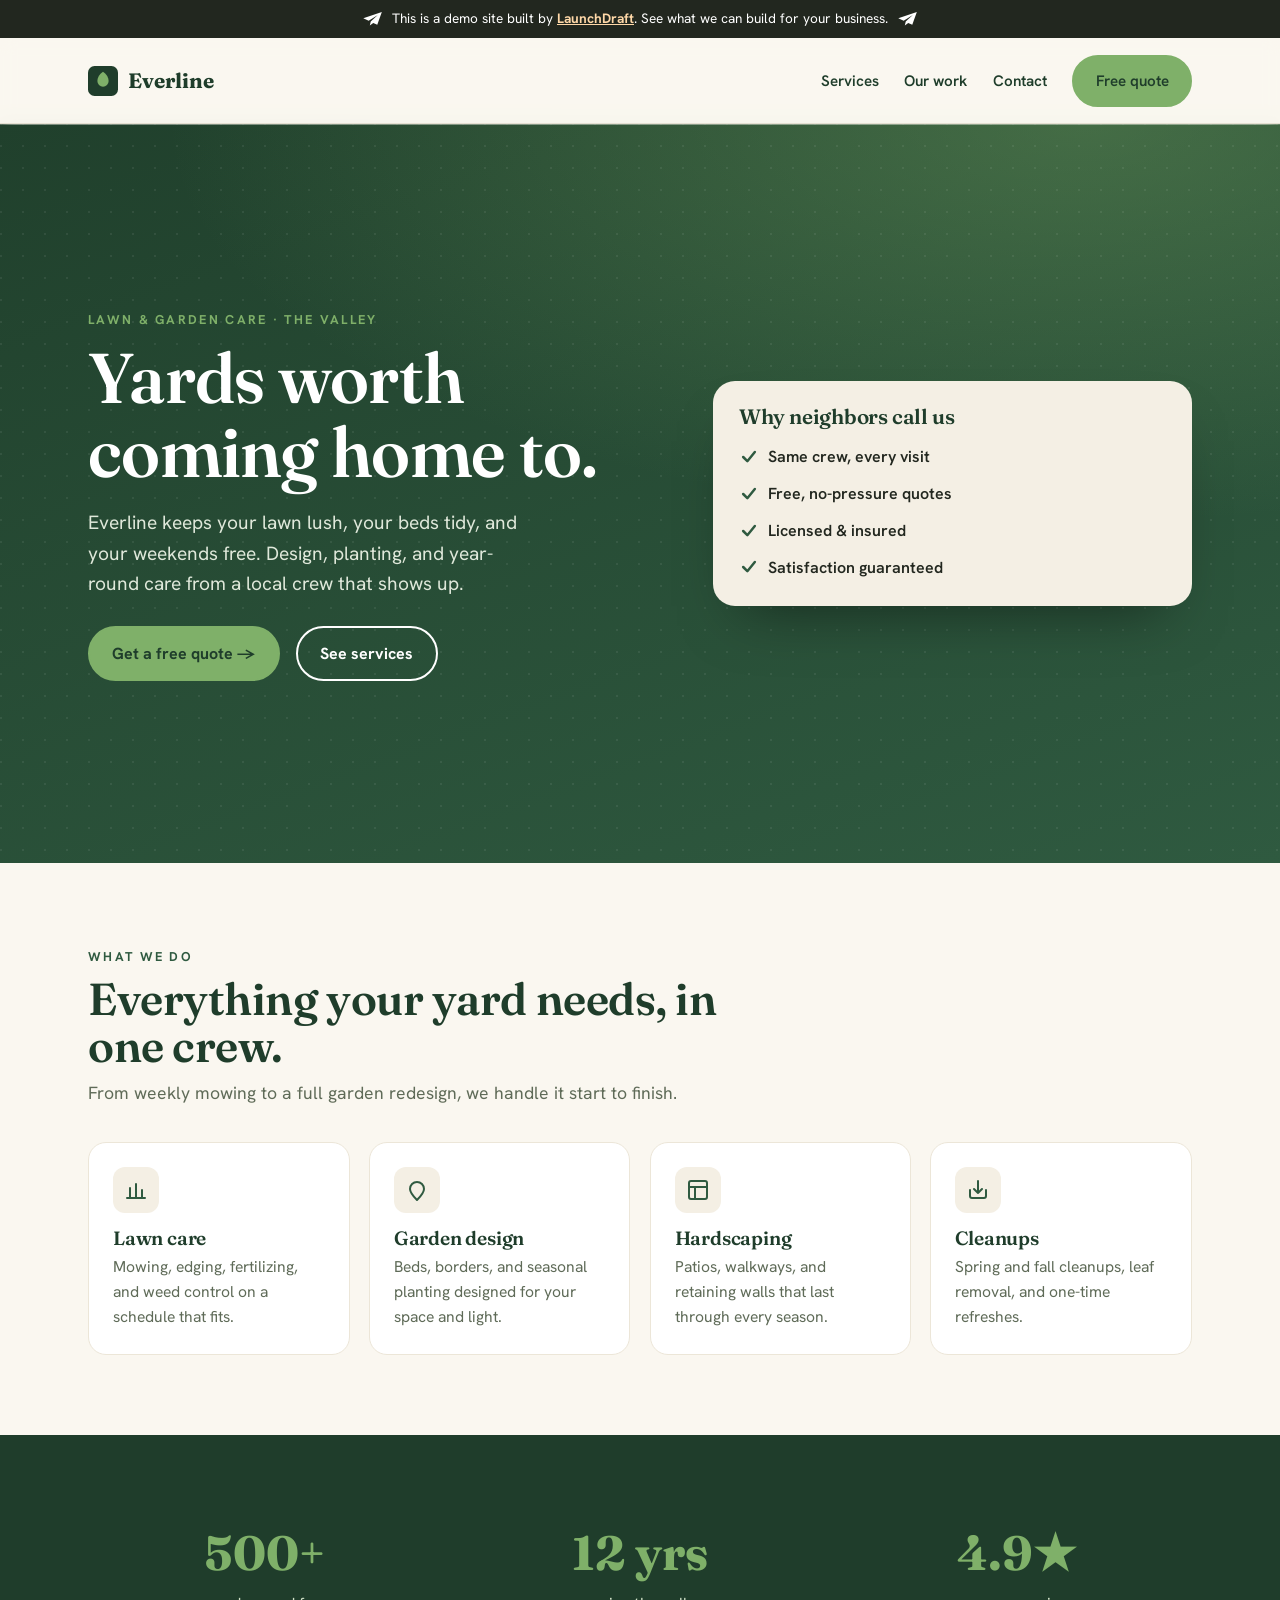
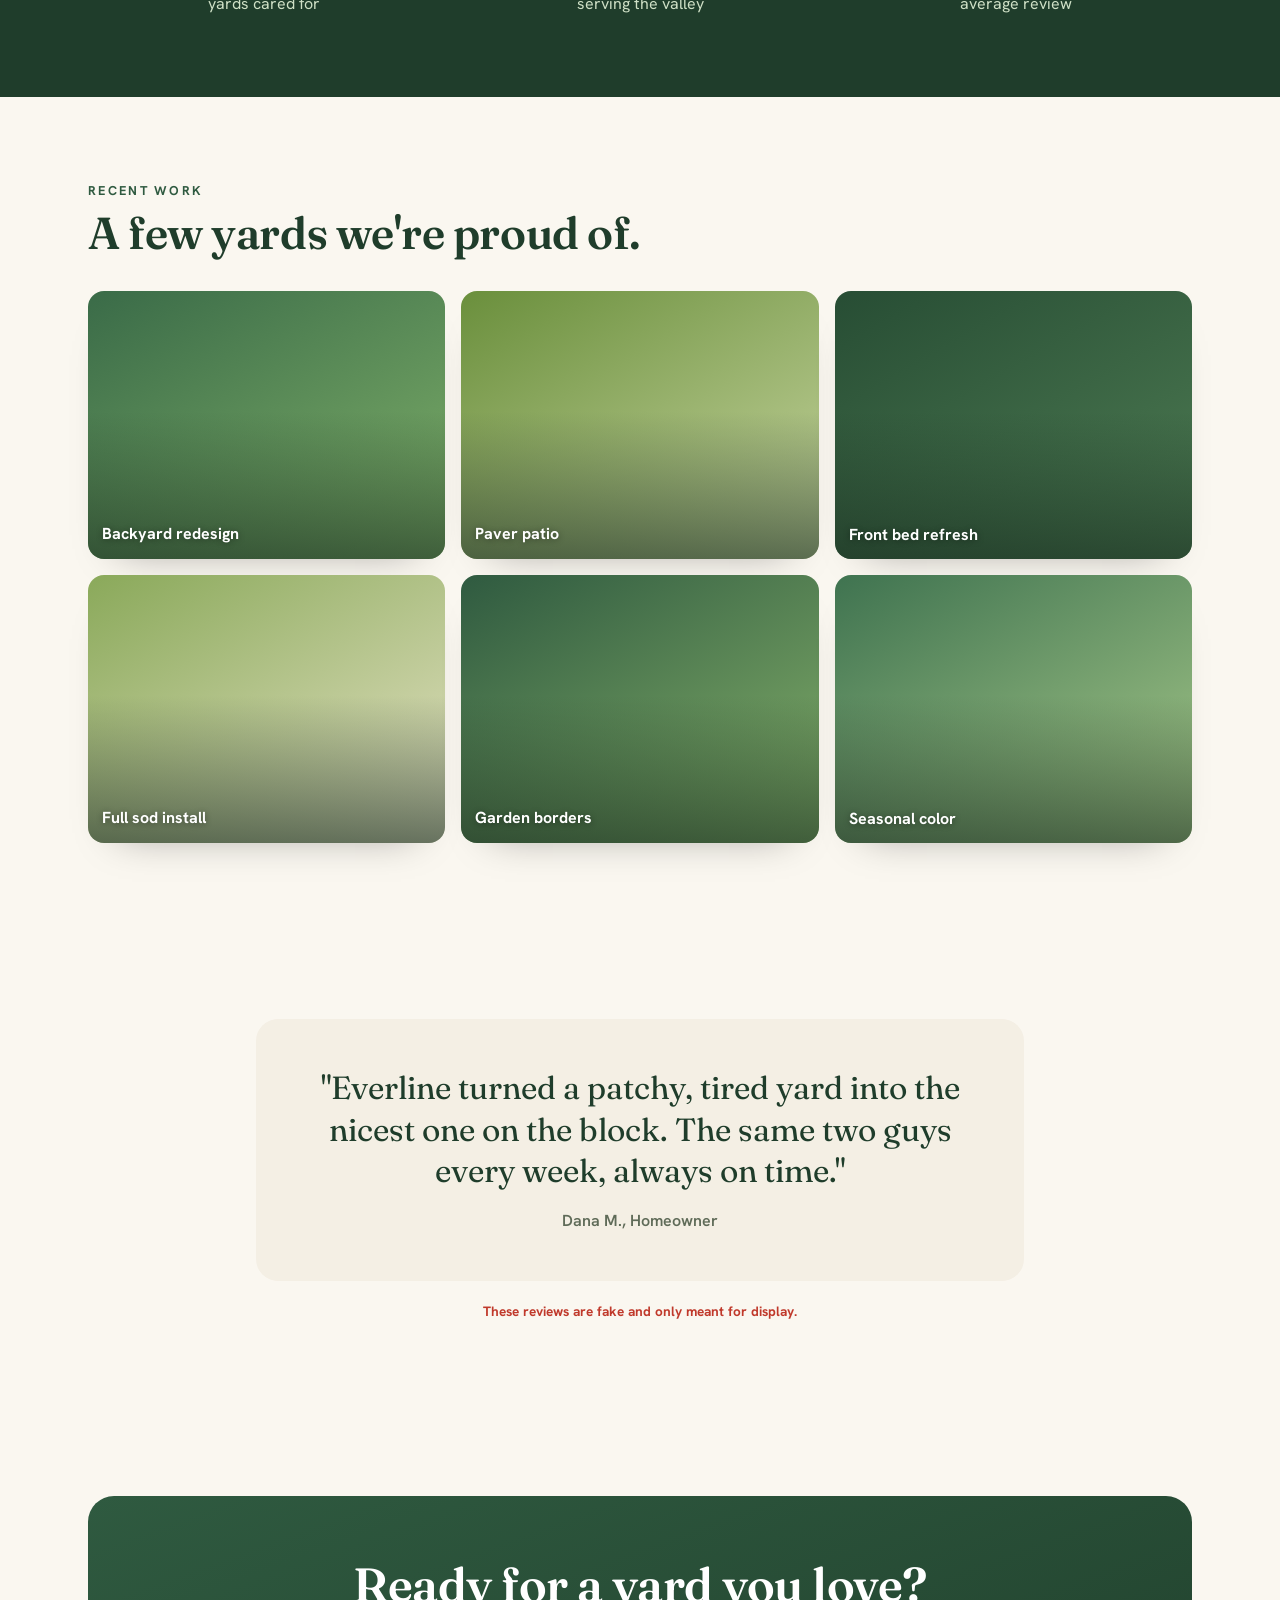
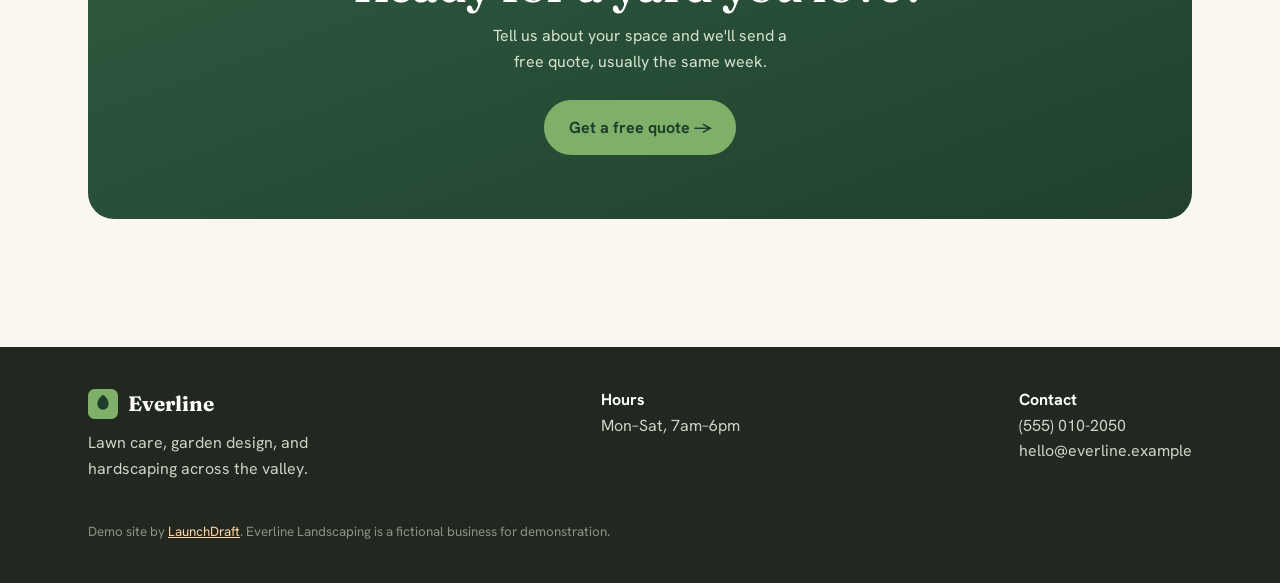
<file: demos/landscaper/index.html>
<!DOCTYPE html>
<html lang="en">
<head>
<meta charset="UTF-8" />
<meta name="viewport" content="width=device-width, initial-scale=1.0" />
<title>Everline Landscaping · Demo</title>
<meta name="description" content="Demo site by LaunchDraft. Everline Landscaping: lawn care, garden design, and hardscaping for homes across the valley." />
<meta name="robots" content="noindex" />
<link rel="preconnect" href="https://fonts.googleapis.com"><link rel="preconnect" href="https://fonts.gstatic.com" crossorigin>
<link href="https://fonts.googleapis.com/css2?family=Fraunces:opsz,wght@9..144,500;9..144,600;9..144,700&family=Hanken+Grotesk:wght@400;500;600;700&display=swap" rel="stylesheet">
<link rel="icon" href="data:image/svg+xml,%3Csvg xmlns='http://www.w3.org/2000/svg' viewBox='0 0 32 32'%3E%3Crect width='32' height='32' rx='7' fill='%231f3d2b'/%3E%3Cpath d='M16 6c4 3 6 6 6 10a6 6 0 1 1-12 0c0-4 2-7 6-10z' fill='%237fb069'/%3E%3C/svg%3E">
<style>
  :root{ --green:#1f3d2b; --green-2:#2f5a40; --moss:#7fb069; --sand:#f4efe4; --cream:#faf7f0; --ink:#22271f; --muted:#5f6b58; }
  *{box-sizing:border-box}
  body{margin:0;background:var(--cream);color:var(--ink);font-family:'Hanken Grotesk',system-ui,sans-serif;line-height:1.6;-webkit-font-smoothing:antialiased}
  h1,h2,h3{font-family:'Fraunces',serif;font-weight:600;line-height:1.05;margin:0;letter-spacing:-.01em}
  a{color:inherit;text-decoration:none}
  .wrap{width:100%;max-width:72rem;margin-inline:auto;padding-inline:1.5rem}
  .demobar{position:sticky;top:0;z-index:21;background:var(--ink);color:#fff;font-size:.85rem;text-align:center;padding:.5rem 1rem;display:flex;align-items:center;justify-content:center;gap:.6rem}
  .demobar svg{width:1.2rem;height:1.2rem}
  .demobar a{color:#ffd8a8;font-weight:700;text-decoration:underline}
  header.nav{position:sticky;top:2.4rem;z-index:20;background:color-mix(in srgb,var(--cream) 88%,transparent);backdrop-filter:blur(8px);border-bottom:1px solid #e6e0d2}
  .nav__in{display:flex;align-items:center;justify-content:space-between;padding-block:1rem}
  .brand{display:flex;align-items:center;gap:.6rem;font-family:'Fraunces',serif;font-weight:700;font-size:1.3rem;color:var(--green)}
  .brand svg{width:30px;height:30px}
  .nav__links{display:flex;gap:1.6rem;align-items:center}
  .nav__links a{font-weight:600;font-size:.95rem;color:var(--green)}
  .btn{display:inline-flex;align-items:center;gap:.5rem;background:var(--moss);color:var(--green);font-weight:700;padding:.8em 1.4em;border-radius:999px;border:2px solid var(--moss);transition:.2s}
  .btn:hover{background:var(--green);color:#fff;border-color:var(--green)}
  .btn--ghost{background:transparent;color:var(--green);border-color:var(--green)}
  .btn--ghost:hover{background:var(--green);color:#fff}
  @media(max-width:640px){.nav__links a:not(.btn){display:none}}

  .hero{position:relative;background:
    radial-gradient(120% 90% at 85% 0%, rgba(127,176,105,.35), transparent 60%),
    linear-gradient(160deg,#20402c,#2f5a40);color:#fff;overflow:hidden}
  .hero::after{content:"";position:absolute;inset:0;background-image:radial-gradient(circle at 1px 1px, rgba(255,255,255,.07) 1px, transparent 0);background-size:22px 22px;pointer-events:none}
  .hero .wrap{position:relative;z-index:1;padding-block:clamp(3.5rem,8vw,6.5rem);display:grid;grid-template-columns:1.1fr .9fr;gap:2.5rem;align-items:center}
  .hero .eyebrow{text-transform:uppercase;letter-spacing:.18em;font-size:.8rem;font-weight:700;color:var(--moss)}
  .hero h1{font-size:clamp(2.6rem,6vw,4.4rem);margin:.6rem 0 1rem;color:#fff}
  .hero p{font-size:1.2rem;color:#dfe8da;max-width:40ch}
  .hero__actions{display:flex;gap:1rem;flex-wrap:wrap;margin-top:1.6rem}
  .hero__card{background:var(--sand);color:var(--ink);border-radius:22px;padding:1.6rem;box-shadow:0 30px 60px -30px rgba(0,0,0,.5)}
  .hero__card h3{font-size:1.3rem;color:var(--green)}
  .hero__card ul{list-style:none;padding:0;margin:1rem 0 0;display:grid;gap:.7rem}
  .hero__card li{display:flex;gap:.6rem;align-items:center;font-weight:600}
  .hero__card li svg{width:20px;height:20px;color:var(--green-2);flex:none}
  @media(max-width:820px){.hero .wrap{grid-template-columns:1fr}}

  section{padding-block:clamp(3rem,7vw,5rem)}
  .head{max-width:40rem;margin-bottom:2.2rem}
  .head .eyebrow{text-transform:uppercase;letter-spacing:.18em;font-size:.8rem;font-weight:700;color:var(--green-2)}
  .head h2{font-size:clamp(2rem,4vw,2.8rem);margin-top:.4rem;color:var(--green)}
  .head p{color:var(--muted);font-size:1.1rem;margin-top:.6rem}
  .services{display:grid;grid-template-columns:repeat(4,1fr);gap:1.2rem}
  .svc{background:#fff;border:1px solid #ece6d8;border-radius:18px;padding:1.5rem;transition:.25s}
  .svc:hover{transform:translateY(-4px);box-shadow:0 24px 44px -30px rgba(31,61,43,.5);border-color:var(--moss)}
  .svc .ic{width:46px;height:46px;border-radius:12px;display:grid;place-items:center;background:var(--sand);color:var(--green-2);margin-bottom:.9rem}
  .svc .ic svg{width:24px;height:24px}
  .svc h3{font-size:1.2rem;color:var(--green)}
  .svc p{color:var(--muted);font-size:.98rem;margin:.4rem 0 0}
  @media(max-width:900px){.services{grid-template-columns:1fr 1fr}}
  @media(max-width:560px){.services{grid-template-columns:1fr}}

  .band{background:var(--green);color:#fff}
  .stats{display:grid;grid-template-columns:repeat(3,1fr);gap:1.5rem;text-align:center}
  .stat b{font-family:'Fraunces',serif;font-size:clamp(2.2rem,5vw,3rem);display:block;color:var(--moss)}
  .stat span{color:#cfe0c6}

  .gallery{display:grid;grid-template-columns:repeat(3,1fr);gap:1rem}
  .shot{aspect-ratio:4/3;border-radius:16px;position:relative;overflow:hidden;box-shadow:0 20px 40px -30px rgba(0,0,0,.4)}
  .shot:nth-child(1){background:linear-gradient(150deg,#3a6b48,#7fb069)}
  .shot:nth-child(2){background:linear-gradient(150deg,#6a8f3c,#c7d59f)}
  .shot:nth-child(3){background:linear-gradient(150deg,#274d34,#4e7c53)}
  .shot:nth-child(4){background:linear-gradient(150deg,#8aa95a,#e4e2c4)}
  .shot:nth-child(5){background:linear-gradient(150deg,#2f5a40,#84b06a)}
  .shot:nth-child(6){background:linear-gradient(150deg,#3f7350,#a7c98a)}
  .shot span{position:absolute;left:14px;bottom:12px;color:#fff;font-weight:700;text-shadow:0 1px 6px rgba(0,0,0,.4)}
  @media(max-width:700px){.gallery{grid-template-columns:1fr 1fr}}

  .quote{background:var(--sand);border-radius:22px;padding:clamp(2rem,4vw,3rem);text-align:center;max-width:48rem;margin-inline:auto}
  .quote blockquote{font-family:'Fraunces',serif;font-size:clamp(1.4rem,3vw,2rem);color:var(--green);margin:0;line-height:1.3}
  .quote figcaption{margin-top:1rem;color:var(--muted);font-weight:600}

  .cta{background:linear-gradient(160deg,#2f5a40,#20402c);color:#fff;border-radius:26px;padding:clamp(2.4rem,5vw,4rem);text-align:center}
  .cta h2{font-size:clamp(2rem,4.5vw,3rem);color:#fff}
  .cta p{color:#d6e3d0;max-width:36ch;margin:.8rem auto 1.6rem}

  footer{background:var(--ink);color:#cdd3c8;padding-block:2.5rem;margin-top:3rem}
  footer .grid{display:flex;flex-wrap:wrap;gap:2rem;justify-content:space-between;align-items:flex-start}
  footer .brand{color:#fff}
  footer a{color:#cdd3c8}
  footer small{display:block;margin-top:1.5rem;color:#8b9384}
</style>

<style>
  .shot img{position:absolute;inset:0;width:100%;height:100%;object-fit:cover;transition:transform .6s ease}
  .shot:hover img{transform:scale(1.06)}
  .shot::before{content:"";position:absolute;inset:0;z-index:1;background:linear-gradient(to top,rgba(20,40,28,.6),transparent 55%)}
  .shot span{z-index:2}
</style>
</head>
<body>
  <div class="demobar"><svg viewBox="0 0 270 270" fill="currentColor"><path d="M265,42 L4,130 L80,165 L208,83 L109,176 L96,233 L144,197 L201,222 Z"/></svg><span>This is a demo site built by <a href="/">LaunchDraft</a>. See what we can build for your business.</span><svg viewBox="0 0 270 270" fill="currentColor"><path d="M265,42 L4,130 L80,165 L208,83 L109,176 L96,233 L144,197 L201,222 Z"/></svg></div>

  <header class="nav"><div class="wrap nav__in">
    <a class="brand" href="#top"><svg viewBox="0 0 32 32"><rect width="32" height="32" rx="7" fill="#1f3d2b"/><path d="M16 6c4 3 6 6 6 10a6 6 0 1 1-12 0c0-4 2-7 6-10z" fill="#7fb069"/></svg> Everline</a>
    <nav class="nav__links">
      <a href="#services">Services</a>
      <a href="#work">Our work</a>
      <a href="#contact">Contact</a>
      <a class="btn" href="#contact">Free quote</a>
    </nav>
  </div></header>

  <main id="top">
    <section class="hero"><div class="wrap">
      <div>
        <span class="eyebrow">Lawn &amp; garden care · The valley</span>
        <h1>Yards worth coming home to.</h1>
        <p>Everline keeps your lawn lush, your beds tidy, and your weekends free. Design, planting, and year-round care from a local crew that shows up.</p>
        <div class="hero__actions">
          <a class="btn" href="#contact">Get a free quote →</a>
          <a class="btn btn--ghost" style="color:#fff;border-color:#fff" href="#services">See services</a>
        </div>
      </div>
      <div class="hero__card">
        <h3>Why neighbors call us</h3>
        <ul>
          <li><svg viewBox="0 0 24 24" fill="none" stroke="currentColor" stroke-width="3" stroke-linecap="round" stroke-linejoin="round"><path d="M5 12l5 5 9-11"/></svg> Same crew, every visit</li>
          <li><svg viewBox="0 0 24 24" fill="none" stroke="currentColor" stroke-width="3" stroke-linecap="round" stroke-linejoin="round"><path d="M5 12l5 5 9-11"/></svg> Free, no-pressure quotes</li>
          <li><svg viewBox="0 0 24 24" fill="none" stroke="currentColor" stroke-width="3" stroke-linecap="round" stroke-linejoin="round"><path d="M5 12l5 5 9-11"/></svg> Licensed &amp; insured</li>
          <li><svg viewBox="0 0 24 24" fill="none" stroke="currentColor" stroke-width="3" stroke-linecap="round" stroke-linejoin="round"><path d="M5 12l5 5 9-11"/></svg> Satisfaction guaranteed</li>
        </ul>
      </div>
    </div></section>

    <section id="services"><div class="wrap">
      <div class="head">
        <span class="eyebrow">What we do</span>
        <h2>Everything your yard needs, in one crew.</h2>
        <p>From weekly mowing to a full garden redesign, we handle it start to finish.</p>
      </div>
      <div class="services">
        <article class="svc"><div class="ic"><svg viewBox="0 0 24 24" fill="none" stroke="currentColor" stroke-width="2" stroke-linecap="round" stroke-linejoin="round"><path d="M3 20h18M6 20V10M12 20V6M18 20v-8"/></svg></div><h3>Lawn care</h3><p>Mowing, edging, fertilizing, and weed control on a schedule that fits.</p></article>
        <article class="svc"><div class="ic"><svg viewBox="0 0 24 24" fill="none" stroke="currentColor" stroke-width="2" stroke-linecap="round" stroke-linejoin="round"><path d="M12 22c4-4 7-7 7-11a7 7 0 0 0-14 0c0 4 3 7 7 11z"/></svg></div><h3>Garden design</h3><p>Beds, borders, and seasonal planting designed for your space and light.</p></article>
        <article class="svc"><div class="ic"><svg viewBox="0 0 24 24" fill="none" stroke="currentColor" stroke-width="2" stroke-linecap="round" stroke-linejoin="round"><rect x="3" y="3" width="18" height="18" rx="2"/><path d="M3 9h18M9 21V9"/></svg></div><h3>Hardscaping</h3><p>Patios, walkways, and retaining walls that last through every season.</p></article>
        <article class="svc"><div class="ic"><svg viewBox="0 0 24 24" fill="none" stroke="currentColor" stroke-width="2" stroke-linecap="round" stroke-linejoin="round"><path d="M20 12v6a2 2 0 0 1-2 2H6a2 2 0 0 1-2-2v-6M12 3v12m0 0l4-4m-4 4l-4-4"/></svg></div><h3>Cleanups</h3><p>Spring and fall cleanups, leaf removal, and one-time refreshes.</p></article>
      </div>
    </div></section>

    <section class="band"><div class="wrap">
      <div class="stats">
        <div class="stat"><b>500+</b><span>yards cared for</span></div>
        <div class="stat"><b>12 yrs</b><span>serving the valley</span></div>
        <div class="stat"><b>4.9★</b><span>average review</span></div>
      </div>
    </div></section>

    <section id="work"><div class="wrap">
      <div class="head">
        <span class="eyebrow">Recent work</span>
        <h2>A few yards we're proud of.</h2>
      </div>
      <div class="gallery">
        <div class="shot"><img src="https://loremflickr.com/640/480/garden,backyard,lawn?lock=11" alt="Backyard redesign" loading="lazy" onerror="this.remove()"><span>Backyard redesign</span></div>
        <div class="shot"><img src="https://loremflickr.com/640/480/patio,pavers,backyard?lock=12" alt="Paver patio" loading="lazy" onerror="this.remove()"><span>Paver patio</span></div>
        <div class="shot"><img src="https://loremflickr.com/640/480/flowers,garden,bed?lock=13" alt="Front bed refresh" loading="lazy" onerror="this.remove()"><span>Front bed refresh</span></div>
        <div class="shot"><img src="https://loremflickr.com/640/480/lawn,grass,green?lock=14" alt="Full sod install" loading="lazy" onerror="this.remove()"><span>Full sod install</span></div>
        <div class="shot"><img src="https://loremflickr.com/640/480/garden,shrubs,hedge?lock=15" alt="Garden borders" loading="lazy" onerror="this.remove()"><span>Garden borders</span></div>
        <div class="shot"><img src="https://loremflickr.com/640/480/flowers,garden,colorful?lock=16" alt="Seasonal color" loading="lazy" onerror="this.remove()"><span>Seasonal color</span></div>
      </div>
    </div></section>

    <section><div class="wrap">
      <figure class="quote">
        <blockquote>"Everline turned a patchy, tired yard into the nicest one on the block. The same two guys every week, always on time."</blockquote>
        <figcaption>Dana M., Homeowner</figcaption>
      </figure>
      <p style="color:#c0392b;font-weight:700;font-size:.85rem;text-align:center;margin-top:1.2rem;">These reviews are fake and only meant for display.</p>
    </div></section>

    <section id="contact"><div class="wrap">
      <div class="cta">
        <h2>Ready for a yard you love?</h2>
        <p>Tell us about your space and we'll send a free quote, usually the same week.</p>
        <a class="btn" href="mailto:hello@everline.example">Get a free quote →</a>
      </div>
    </div></section>
  </main>

  <footer><div class="wrap">
    <div class="grid">
      <div>
        <a class="brand" href="#top"><svg viewBox="0 0 32 32"><rect width="32" height="32" rx="7" fill="#7fb069"/><path d="M16 6c4 3 6 6 6 10a6 6 0 1 1-12 0c0-4 2-7 6-10z" fill="#1f3d2b"/></svg> Everline</a>
        <p style="max-width:26ch;margin-top:.6rem">Lawn care, garden design, and hardscaping across the valley.</p>
      </div>
      <div><strong style="color:#fff">Hours</strong><br>Mon–Sat, 7am–6pm</div>
      <div><strong style="color:#fff">Contact</strong><br>(555) 010-2050<br>hello@everline.example</div>
    </div>
    <small>Demo site by <a href="../index.html" style="color:#ffd8a8;text-decoration:underline">LaunchDraft</a>. Everline Landscaping is a fictional business for demonstration.</small>
  </div></footer>

  <!-- motion: scroll reveals + nav shadow (respects reduced-motion; content stays visible without JS) -->
  <style>
    html.js [data-rv]{opacity:0;transform:translateY(24px);transition:opacity .7s ease, transform .8s cubic-bezier(.2,.7,.2,1)}
    html.js [data-rv].in{opacity:1;transform:none}
    header.nav{transition:box-shadow .3s ease}
    header.nav.is-scrolled{box-shadow:0 12px 34px -24px rgba(0,0,0,.4)}
    @media (prefers-reduced-motion:reduce){ html.js [data-rv]{opacity:1!important;transform:none!important;transition:none!important} }
  </style>
  <script>
  (function(){
    document.documentElement.classList.add('js');
    var reduce=window.matchMedia('(prefers-reduced-motion: reduce)').matches;
    var sel='.hero .wrap > *, .head, .svc, .stat, .shot, .quote, .item, .about, .hours, .cta, .price-row, .stylist, .band .wrap > *, .hero__card';
    var els=[].slice.call(document.querySelectorAll(sel));
    els.forEach(function(e){ e.setAttribute('data-rv',''); });
    if(reduce || !('IntersectionObserver' in window)){ els.forEach(function(e){ e.classList.add('in'); }); }
    else {
      els.forEach(function(e){ var p=e.parentNode, k=p?[].slice.call(p.children).filter(function(c){return c.getAttribute&&c.getAttribute('data-rv')!==null}):[]; var i=k.indexOf(e); e.style.transitionDelay=(Math.min(i<0?0:i,5)*70)+'ms'; });
      var io=new IntersectionObserver(function(en){ en.forEach(function(x){ if(x.isIntersecting){ x.target.classList.add('in'); io.unobserve(x.target); } }); },{threshold:.12, rootMargin:'0px 0px -8% 0px'});
      els.forEach(function(e){ io.observe(e); });
    }
    var nav=document.querySelector('header.nav'); if(nav){ var os=function(){ nav.classList.toggle('is-scrolled', window.scrollY>8); }; os(); addEventListener('scroll', os, {passive:true}); }
  })();
  </script>
</body>
</html>
</file>
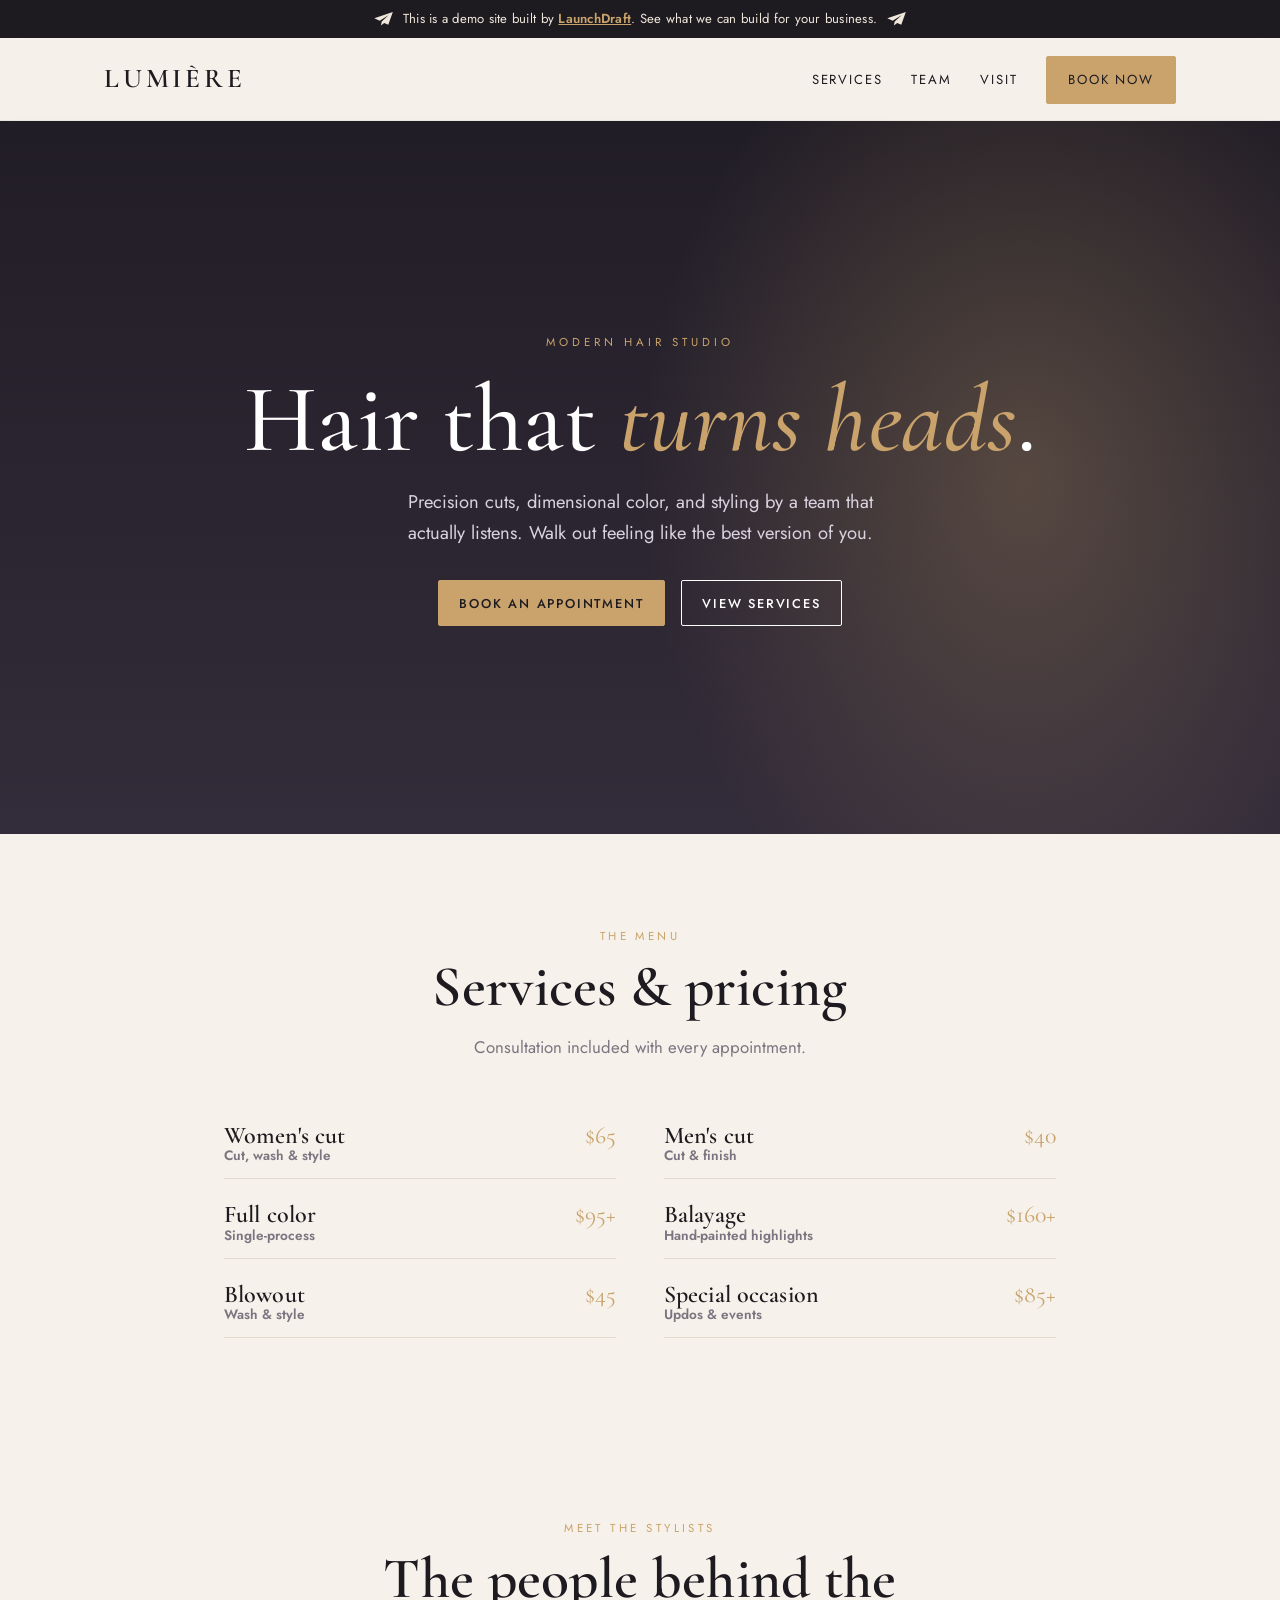
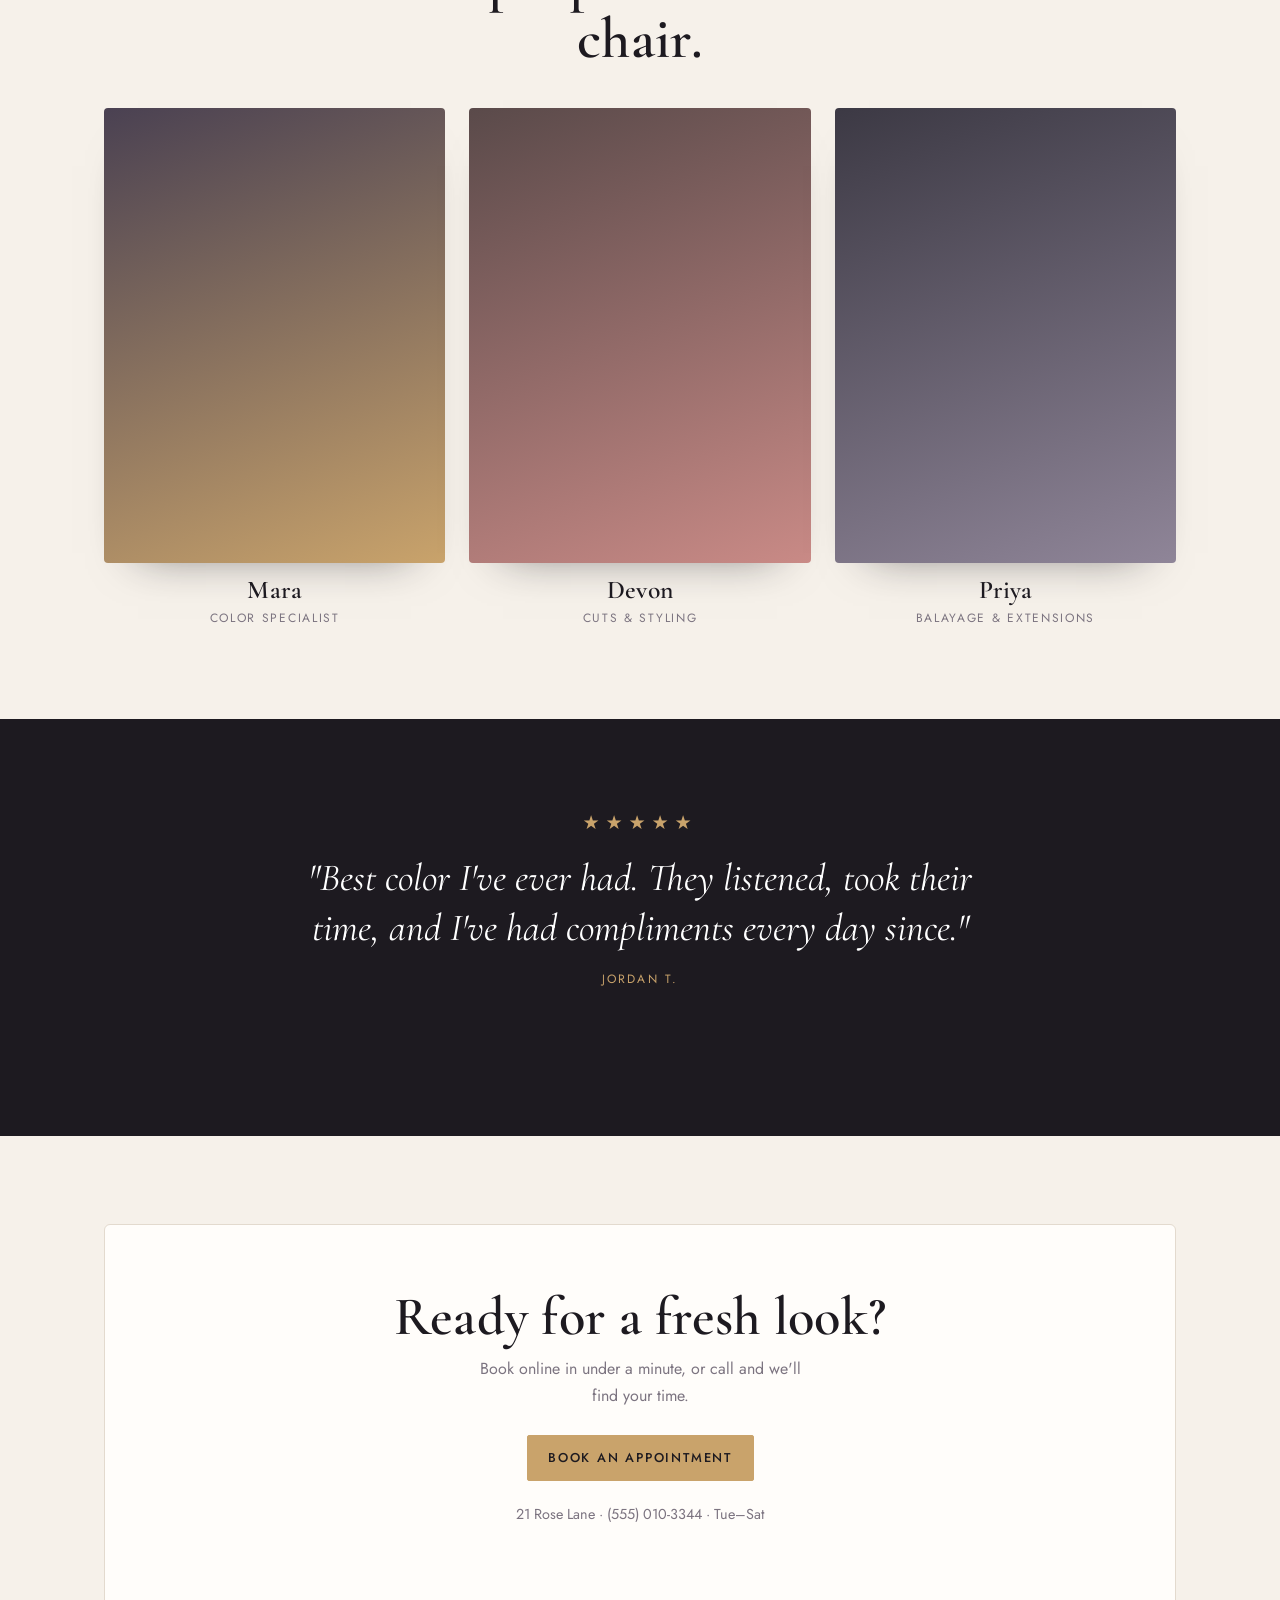
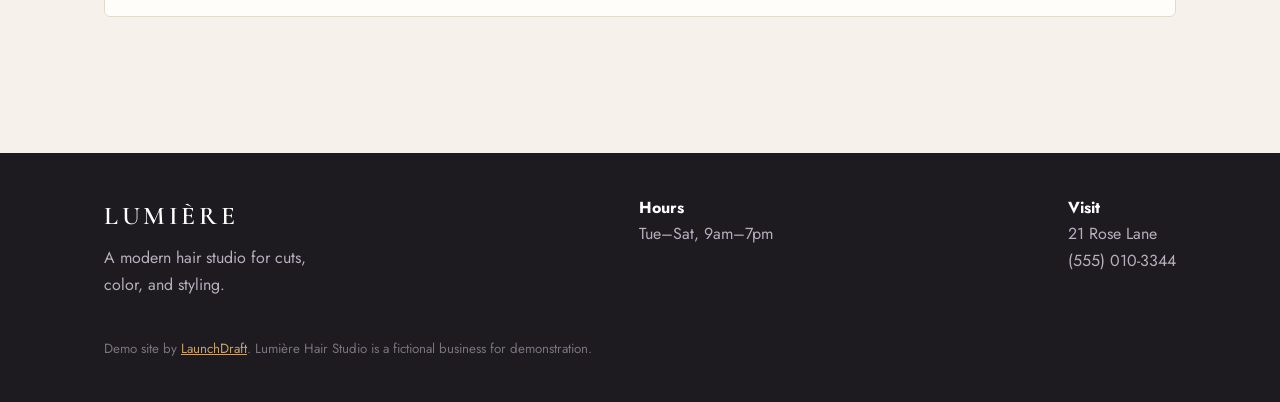
<file: demos/salon/index.html>
<!DOCTYPE html>
<html lang="en">
<head>
<meta charset="UTF-8" />
<meta name="viewport" content="width=device-width, initial-scale=1.0" />
<title>Lumière Hair Studio · Demo</title>
<meta name="description" content="Demo site by LaunchDraft. Lumière Hair Studio: cuts, color, and styling by a friendly, expert team." />
<meta name="robots" content="noindex" />
<link rel="preconnect" href="https://fonts.googleapis.com"><link rel="preconnect" href="https://fonts.gstatic.com" crossorigin>
<link href="https://fonts.googleapis.com/css2?family=Cormorant+Garamond:ital,wght@0,500;0,600;1,500&family=Jost:wght@300;400;500;600&display=swap" rel="stylesheet">
<link rel="icon" href="data:image/svg+xml,%3Csvg xmlns='http://www.w3.org/2000/svg' viewBox='0 0 32 32'%3E%3Crect width='32' height='32' rx='9' fill='%231d1a20'/%3E%3Ccircle cx='16' cy='16' r='7' fill='none' stroke='%23c9a36b' stroke-width='2'/%3E%3C/svg%3E">
<style>
  :root{ --ink:#1d1a20; --ink-2:#2c2731; --ivory:#f6f1ea; --paper:#fffdfa; --gold:#c9a36b; --rose:#c98a86; --muted:#7c7480; }
  *{box-sizing:border-box}
  body{margin:0;background:var(--ivory);color:var(--ink);font-family:'Jost',system-ui,sans-serif;font-weight:400;line-height:1.65;-webkit-font-smoothing:antialiased}
  h1,h2,h3{font-family:'Cormorant Garamond',Georgia,serif;font-weight:600;line-height:1.05;margin:0;letter-spacing:.005em}
  a{color:inherit;text-decoration:none}
  .wrap{width:100%;max-width:70rem;margin-inline:auto;padding-inline:1.5rem}
  .demobar{position:sticky;top:0;z-index:21;background:var(--ink);color:#efe7db;font-size:.82rem;letter-spacing:.02em;text-align:center;padding:.5rem 1rem;display:flex;align-items:center;justify-content:center;gap:.6rem}
  .demobar svg{width:1.2rem;height:1.2rem}
  .demobar a{color:var(--gold);font-weight:600;text-decoration:underline}
  header.nav{position:sticky;top:2.4rem;z-index:20;background:color-mix(in srgb,var(--ivory) 90%,transparent);backdrop-filter:blur(8px)}
  .nav__in{display:flex;align-items:center;justify-content:space-between;padding-block:1.1rem}
  .brand{font-family:'Cormorant Garamond',serif;font-size:1.7rem;font-weight:600;letter-spacing:.14em;text-transform:uppercase;color:var(--ink)}
  .nav__links{display:flex;gap:1.8rem;align-items:center}
  .nav__links a{font-weight:400;font-size:.82rem;text-transform:uppercase;letter-spacing:.14em;color:var(--ink)}
  .btn{display:inline-flex;align-items:center;gap:.5rem;background:var(--ink);color:var(--ivory);font-size:.8rem;text-transform:uppercase;letter-spacing:.14em;font-weight:500;padding:.9em 1.6em;border-radius:2px;border:1px solid var(--ink);transition:.2s}
  .btn:hover{background:transparent;color:var(--ink)}
  .btn--gold{background:var(--gold);border-color:var(--gold);color:var(--ink)}
  .btn--gold:hover{background:transparent;color:var(--ink)}
  .btn--ghost{background:transparent;color:inherit;border-color:currentColor}
  @media(max-width:680px){.nav__links a:not(.btn){display:none}}

  .hero{background:linear-gradient(180deg,#211d26,#332c3a);color:var(--ivory);position:relative;overflow:hidden}
  .hero::before{content:"";position:absolute;right:-10%;top:-20%;width:60%;height:140%;background:radial-gradient(closest-side,rgba(201,163,107,.28),transparent);pointer-events:none}
  .hero .wrap{position:relative;text-align:center;padding-block:clamp(4rem,10vw,7.5rem)}
  .hero .eyebrow{text-transform:uppercase;letter-spacing:.35em;font-size:.72rem;color:var(--gold)}
  .hero h1{font-size:clamp(3rem,9vw,6rem);margin:1rem 0;color:#fff;font-weight:500}
  .hero h1 em{font-style:italic;color:var(--gold)}
  .hero p{max-width:44ch;margin:0 auto;color:#d9d2df;font-size:1.15rem}
  .hero__actions{display:flex;gap:1rem;justify-content:center;flex-wrap:wrap;margin-top:2rem}

  section{padding-block:clamp(3rem,7vw,5.5rem)}
  .head{text-align:center;max-width:40rem;margin:0 auto 2.4rem}
  .head .eyebrow{text-transform:uppercase;letter-spacing:.3em;font-size:.72rem;color:var(--gold)}
  .head h2{font-size:clamp(2.4rem,5vw,3.6rem);margin-top:.5rem}
  .head p{color:var(--muted);font-size:1.05rem}

  .prices{display:grid;grid-template-columns:1fr 1fr;gap:0 3rem;max-width:52rem;margin-inline:auto}
  .price-row{display:flex;justify-content:space-between;align-items:baseline;gap:1rem;padding:1rem 0;border-bottom:1px solid #e3dace}
  .price-row h3{font-size:1.5rem;font-weight:600}
  .price-row .sub{display:block;font-family:'Jost',sans-serif;font-size:.85rem;color:var(--muted);text-transform:none;letter-spacing:0}
  .price-row .amt{font-family:'Cormorant Garamond',serif;font-size:1.5rem;color:var(--gold);white-space:nowrap}
  @media(max-width:680px){.prices{grid-template-columns:1fr;gap:0}}

  .team{display:grid;grid-template-columns:repeat(3,1fr);gap:1.5rem}
  .stylist{text-align:center}
  .stylist .ph{aspect-ratio:3/4;border-radius:4px;margin-bottom:.9rem;box-shadow:0 24px 44px -34px rgba(29,26,32,.6)}
  .stylist:nth-child(1) .ph{background:linear-gradient(160deg,#4a4152,#c9a36b)}
  .stylist:nth-child(2) .ph{background:linear-gradient(160deg,#5a4a4a,#c98a86)}
  .stylist:nth-child(3) .ph{background:linear-gradient(160deg,#3c3944,#8f8598)}
  .stylist h3{font-size:1.6rem}
  .stylist span{color:var(--muted);text-transform:uppercase;letter-spacing:.14em;font-size:.75rem}
  @media(max-width:720px){.team{grid-template-columns:1fr 1fr}}
  @media(max-width:480px){.team{grid-template-columns:1fr}}

  .band{background:var(--ink);color:var(--ivory);text-align:center}
  .band .stars{color:var(--gold);letter-spacing:.3em;font-size:1.2rem}
  .band blockquote{font-family:'Cormorant Garamond',serif;font-size:clamp(1.6rem,3.5vw,2.4rem);font-style:italic;max-width:44rem;margin:1rem auto 0;color:#fff;line-height:1.3}
  .band figcaption{margin-top:1rem;text-transform:uppercase;letter-spacing:.18em;font-size:.75rem;color:var(--gold)}

  .cta{text-align:center;background:var(--paper);border:1px solid #e3dace;border-radius:6px;padding:clamp(2.6rem,5vw,4rem)}
  .cta h2{font-size:clamp(2.2rem,5vw,3.4rem)}
  .cta p{color:var(--muted);max-width:34ch;margin:.6rem auto 1.6rem}

  footer{background:var(--ink);color:#b7afbe;padding-block:2.6rem;margin-top:3rem}
  footer .grid{display:flex;flex-wrap:wrap;gap:2rem;justify-content:space-between}
  footer .brand{color:#fff}
  footer small{display:block;margin-top:1.5rem;color:#7a7280}
</style>

<style>
  .stylist .ph{overflow:hidden;position:relative}
  .stylist .ph img{position:absolute;inset:0;width:100%;height:100%;object-fit:cover;transition:transform .6s ease}
  .stylist:hover .ph img{transform:scale(1.05)}
</style>
</head>
<body>
  <div class="demobar"><svg viewBox="0 0 270 270" fill="currentColor"><path d="M265,42 L4,130 L80,165 L208,83 L109,176 L96,233 L144,197 L201,222 Z"/></svg><span>This is a demo site built by <a href="/">LaunchDraft</a>. See what we can build for your business.</span><svg viewBox="0 0 270 270" fill="currentColor"><path d="M265,42 L4,130 L80,165 L208,83 L109,176 L96,233 L144,197 L201,222 Z"/></svg></div>

  <header class="nav"><div class="wrap nav__in">
    <a class="brand" href="#top">Lumière</a>
    <nav class="nav__links">
      <a href="#services">Services</a>
      <a href="#team">Team</a>
      <a href="#book">Visit</a>
      <a class="btn btn--gold" href="#book">Book now</a>
    </nav>
  </div></header>

  <main id="top">
    <section class="hero"><div class="wrap">
      <span class="eyebrow">Modern hair studio</span>
      <h1>Hair that <em>turns heads</em>.</h1>
      <p>Precision cuts, dimensional color, and styling by a team that actually listens. Walk out feeling like the best version of you.</p>
      <div class="hero__actions">
        <a class="btn btn--gold" href="#book">Book an appointment</a>
        <a class="btn btn--ghost" href="#services" style="color:#fff">View services</a>
      </div>
    </div></section>

    <section id="services"><div class="wrap">
      <div class="head"><span class="eyebrow">The menu</span><h2>Services &amp; pricing</h2><p>Consultation included with every appointment.</p></div>
      <div class="prices">
        <div class="price-row"><h3>Women's cut<span class="sub">Cut, wash &amp; style</span></h3><span class="amt">$65</span></div>
        <div class="price-row"><h3>Men's cut<span class="sub">Cut &amp; finish</span></h3><span class="amt">$40</span></div>
        <div class="price-row"><h3>Full color<span class="sub">Single-process</span></h3><span class="amt">$95+</span></div>
        <div class="price-row"><h3>Balayage<span class="sub">Hand-painted highlights</span></h3><span class="amt">$160+</span></div>
        <div class="price-row"><h3>Blowout<span class="sub">Wash &amp; style</span></h3><span class="amt">$45</span></div>
        <div class="price-row"><h3>Special occasion<span class="sub">Updos &amp; events</span></h3><span class="amt">$85+</span></div>
      </div>
    </div></section>

    <section id="team"><div class="wrap">
      <div class="head"><span class="eyebrow">Meet the stylists</span><h2>The people behind the chair.</h2></div>
      <div class="team">
        <div class="stylist"><div class="ph"><img src="https://loremflickr.com/450/600/hairstylist,portrait,woman?lock=41" alt="" loading="lazy" onerror="this.remove()"></div><h3>Mara</h3><span>Color specialist</span></div>
        <div class="stylist"><div class="ph"><img src="https://loremflickr.com/450/600/hairstylist,portrait?lock=42" alt="" loading="lazy" onerror="this.remove()"></div><h3>Devon</h3><span>Cuts &amp; styling</span></div>
        <div class="stylist"><div class="ph"><img src="https://loremflickr.com/450/600/hairdresser,portrait?lock=43" alt="" loading="lazy" onerror="this.remove()"></div><h3>Priya</h3><span>Balayage &amp; extensions</span></div>
      </div>
    </div></section>

    <section class="band"><div class="wrap">
      <div class="stars">★★★★★</div>
      <blockquote>"Best color I've ever had. They listened, took their time, and I've had compliments every day since."</blockquote>
      <figcaption>Jordan T.</figcaption>
      <p style="color:#ff8a80;font-weight:700;font-size:.85rem;margin-top:1.4rem;">These reviews are fake and only meant for display.</p>
    </div></section>

    <section id="book"><div class="wrap">
      <div class="cta">
        <h2>Ready for a fresh look?</h2>
        <p>Book online in under a minute, or call and we'll find your time.</p>
        <a class="btn btn--gold" href="mailto:hello@lumiere.example">Book an appointment</a>
        <p style="margin-top:1.4rem;font-size:.9rem">21 Rose Lane · (555) 010-3344 · Tue–Sat</p>
      </div>
    </div></section>
  </main>

  <footer><div class="wrap">
    <div class="grid">
      <div><span class="brand" style="font-family:'Cormorant Garamond',serif;font-size:1.6rem;letter-spacing:.14em;text-transform:uppercase">Lumière</span><p style="max-width:24ch;margin-top:.5rem">A modern hair studio for cuts, color, and styling.</p></div>
      <div><strong style="color:#fff">Hours</strong><br>Tue–Sat, 9am–7pm</div>
      <div><strong style="color:#fff">Visit</strong><br>21 Rose Lane<br>(555) 010-3344</div>
    </div>
    <small>Demo site by <a href="../index.html" style="color:#c9a36b;text-decoration:underline">LaunchDraft</a>. Lumière Hair Studio is a fictional business for demonstration.</small>
  </div></footer>

  <!-- motion: scroll reveals + nav shadow (respects reduced-motion; content stays visible without JS) -->
  <style>
    html.js [data-rv]{opacity:0;transform:translateY(24px);transition:opacity .7s ease, transform .8s cubic-bezier(.2,.7,.2,1)}
    html.js [data-rv].in{opacity:1;transform:none}
    header.nav{transition:box-shadow .3s ease}
    header.nav.is-scrolled{box-shadow:0 12px 34px -24px rgba(0,0,0,.4)}
    @media (prefers-reduced-motion:reduce){ html.js [data-rv]{opacity:1!important;transform:none!important;transition:none!important} }
  </style>
  <script>
  (function(){
    document.documentElement.classList.add('js');
    var reduce=window.matchMedia('(prefers-reduced-motion: reduce)').matches;
    var sel='.hero .wrap > *, .head, .svc, .stat, .shot, .quote, .item, .about, .hours, .cta, .price-row, .stylist, .band .wrap > *, .hero__card';
    var els=[].slice.call(document.querySelectorAll(sel));
    els.forEach(function(e){ e.setAttribute('data-rv',''); });
    if(reduce || !('IntersectionObserver' in window)){ els.forEach(function(e){ e.classList.add('in'); }); }
    else {
      els.forEach(function(e){ var p=e.parentNode, k=p?[].slice.call(p.children).filter(function(c){return c.getAttribute&&c.getAttribute('data-rv')!==null}):[]; var i=k.indexOf(e); e.style.transitionDelay=(Math.min(i<0?0:i,5)*70)+'ms'; });
      var io=new IntersectionObserver(function(en){ en.forEach(function(x){ if(x.isIntersecting){ x.target.classList.add('in'); io.unobserve(x.target); } }); },{threshold:.12, rootMargin:'0px 0px -8% 0px'});
      els.forEach(function(e){ io.observe(e); });
    }
    var nav=document.querySelector('header.nav'); if(nav){ var os=function(){ nav.classList.toggle('is-scrolled', window.scrollY>8); }; os(); addEventListener('scroll', os, {passive:true}); }
  })();
  </script>
</body>
</html>
</file>
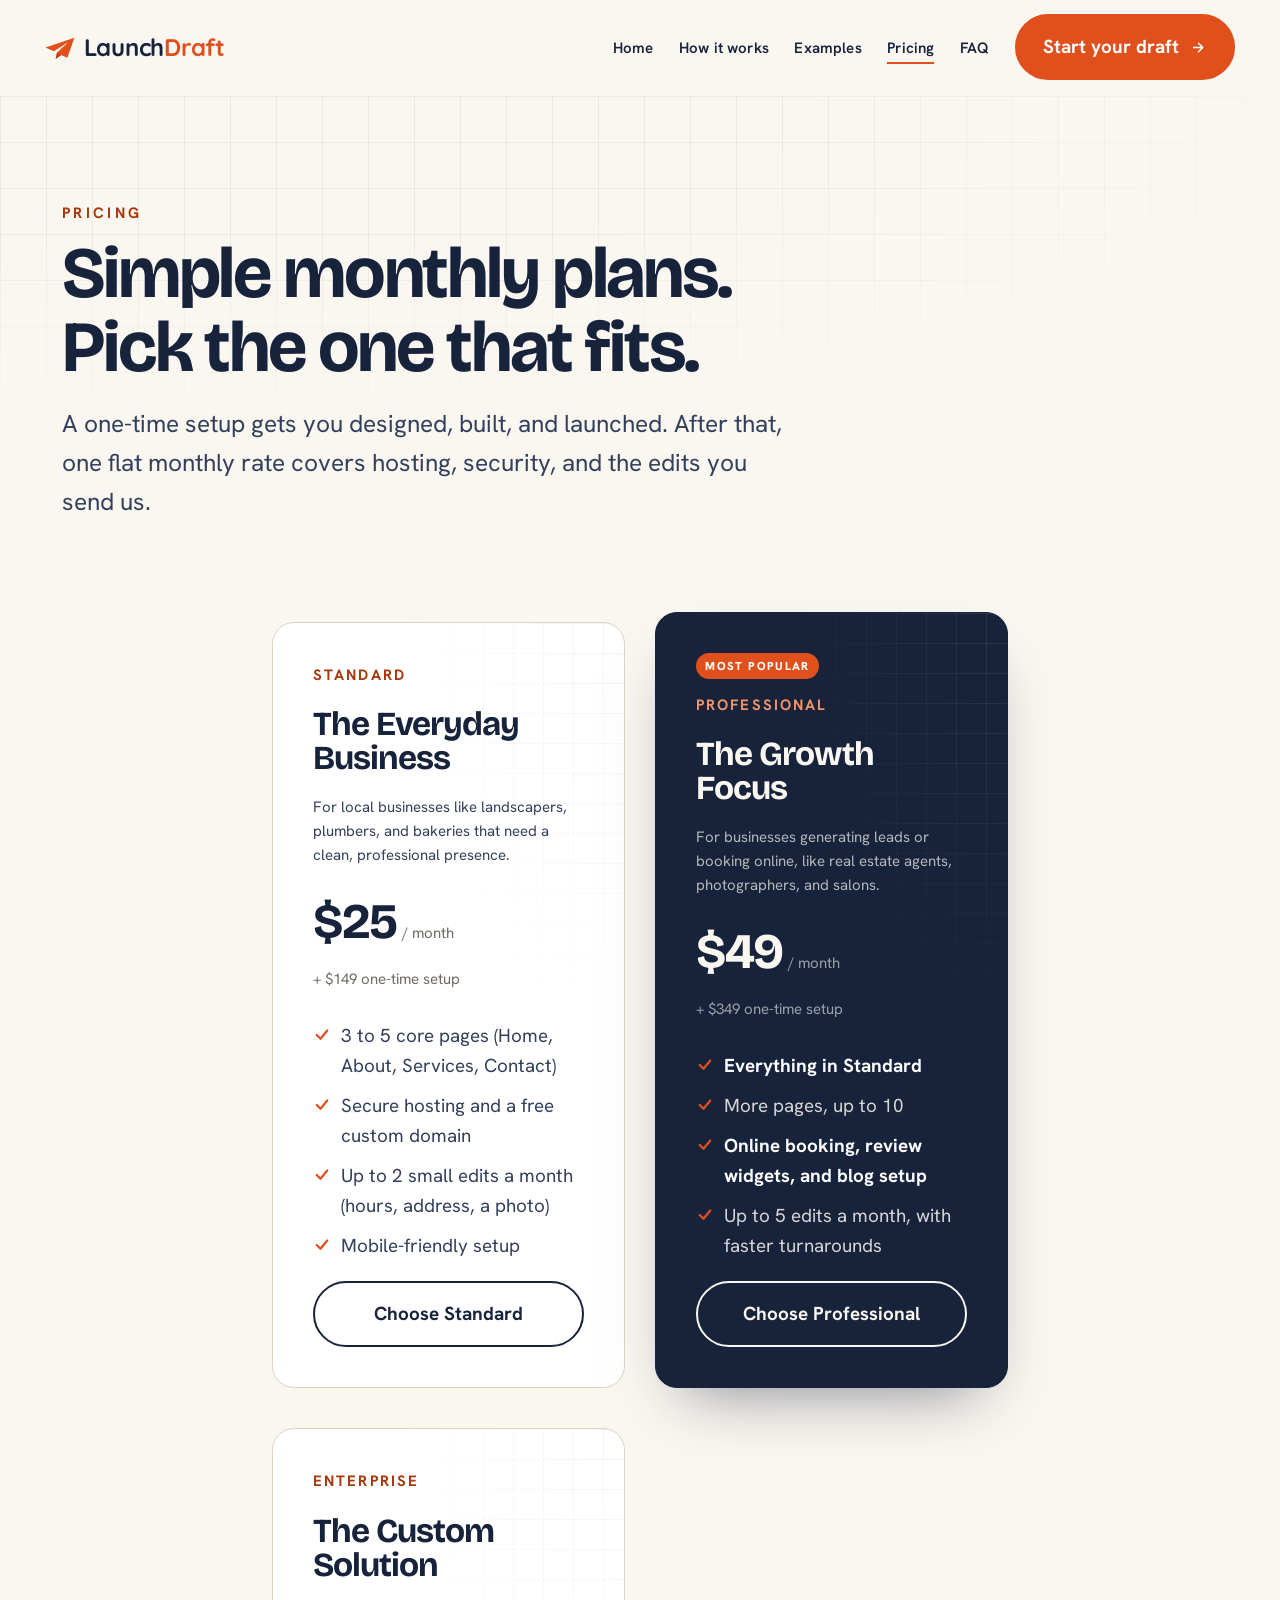
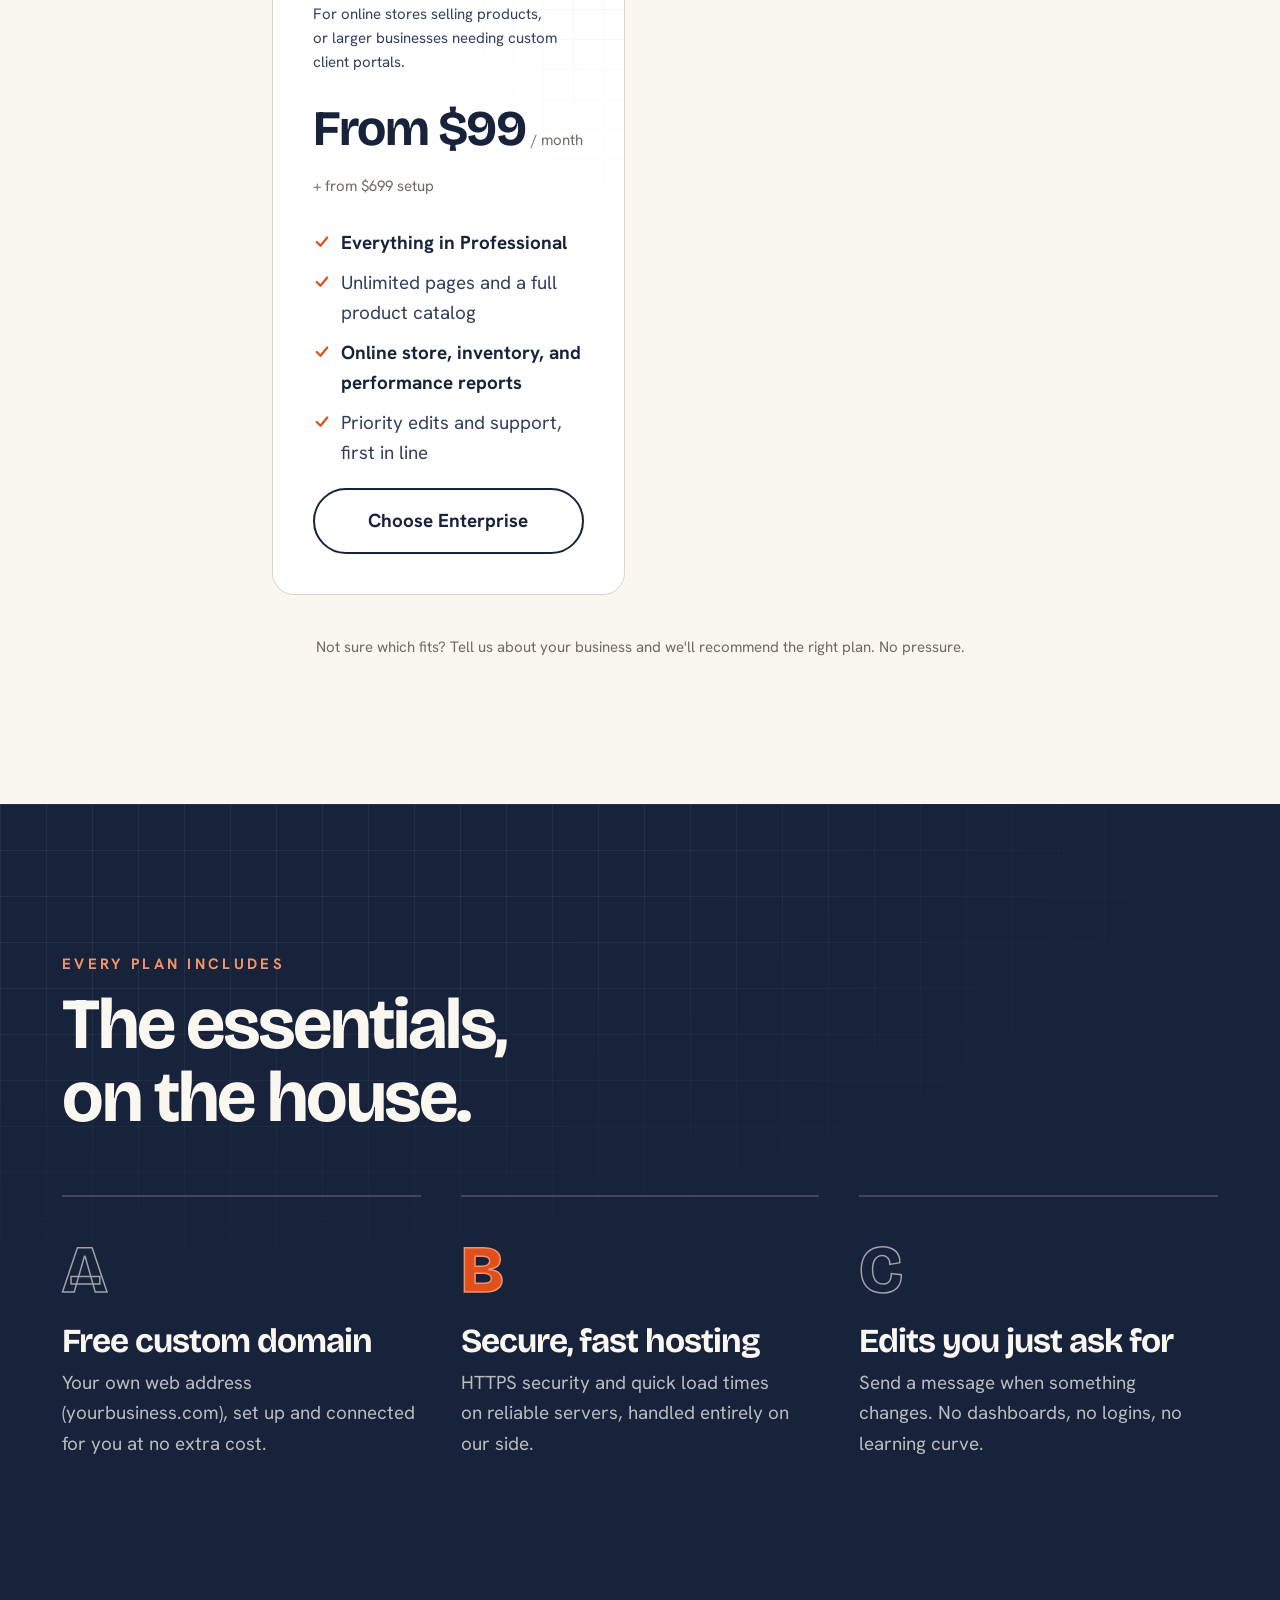
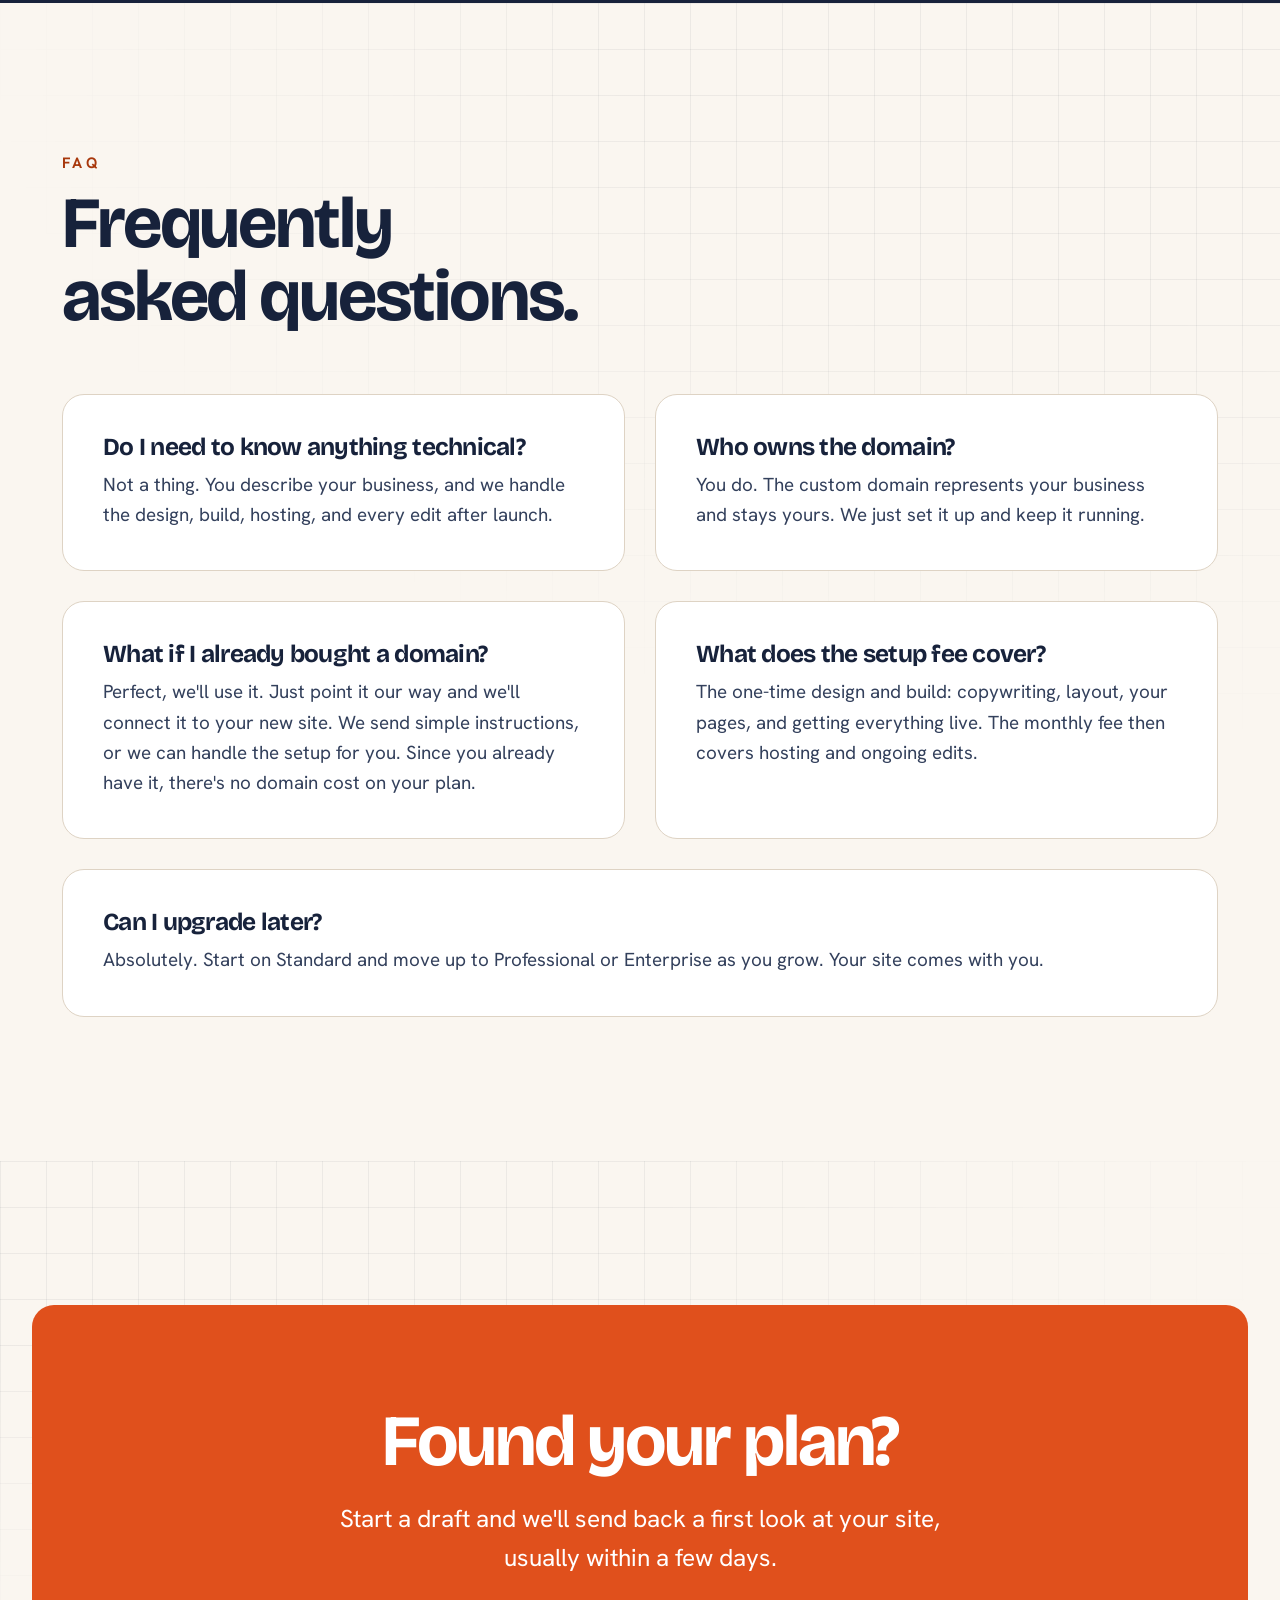
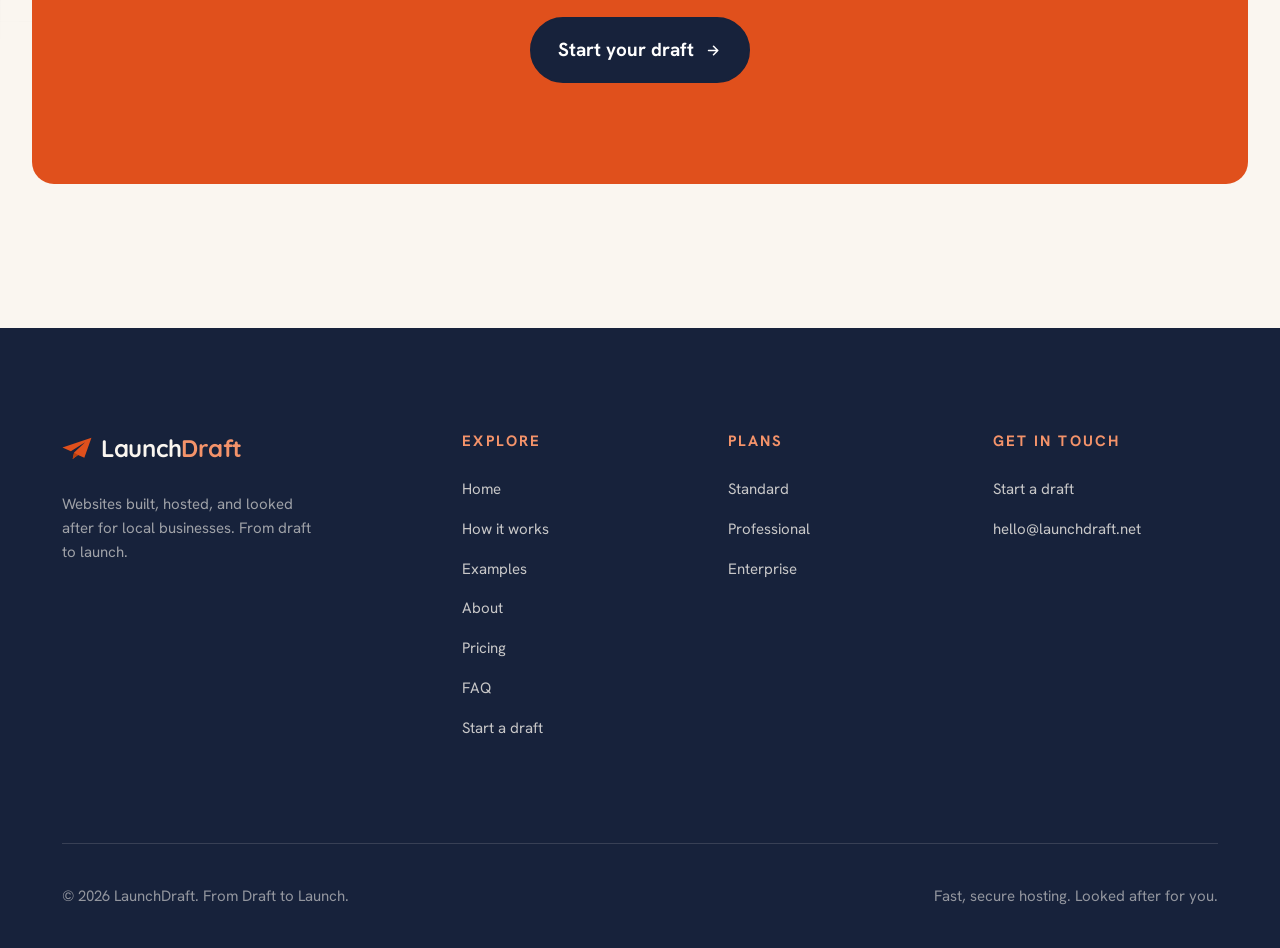
<file: pricing.html>
<!DOCTYPE html>
<html lang="en">
<head>
  <meta charset="UTF-8" />
  <meta name="viewport" content="width=device-width, initial-scale=1.0" />
  <script>document.documentElement.classList.add('js');window.addEventListener('load',function(){setTimeout(function(){if(!window.__revealReady){document.querySelectorAll('.reveal').forEach(function(el){el.classList.add('in');});}},1000);});</script>
  <title>LaunchDraft · Pricing</title>
  <meta name="description" content="Simple monthly plans for local business websites. Standard, Professional, and Enterprise. A one-time setup, then one flat rate for hosting, security, and edits." />

  <link rel="preconnect" href="https://fonts.googleapis.com">
  <link rel="preconnect" href="https://fonts.gstatic.com" crossorigin>
  <link href="https://fonts.googleapis.com/css2?family=Quicksand:wght@700&family=Bricolage+Grotesque:opsz,wght@12..96,600;12..96,700;12..96,800&family=Hanken+Grotesk:wght@400;500;600;700&display=swap" rel="stylesheet">

  <link rel="icon" type="image/png" sizes="32x32" href="assets/favicon-32.png">
  <link rel="icon" type="image/png" sizes="512x512" href="assets/favicon.png">

  <!-- Social share preview (WhatsApp, iMessage/SMS, Facebook, Discord, Teams, Slack, LinkedIn, X...) -->
  <meta name="theme-color" content="#e0501c" />
  <link rel="canonical" href="https://launchdraft.net/pricing.html" />
  <link rel="apple-touch-icon" href="assets/apple-touch-icon.png" />
  <meta property="og:type" content="website" />
  <meta property="og:site_name" content="LaunchDraft" />
  <meta property="og:title" content="LaunchDraft · Pricing" />
  <meta property="og:description" content="Simple monthly plans for local business websites. One setup, then one flat rate for hosting, security, and edits." />
  <meta property="og:url" content="https://launchdraft.net/pricing.html" />
  <meta property="og:image" content="https://launchdraft.net/assets/og.png" />
  <meta property="og:image:width" content="1200" />
  <meta property="og:image:height" content="630" />
  <meta property="og:image:alt" content="LaunchDraft · From Draft to Launch" />
  <meta name="twitter:card" content="summary_large_image" />
  <meta name="twitter:title" content="LaunchDraft · Pricing" />
  <meta name="twitter:description" content="Simple monthly plans for local business websites." />
  <meta name="twitter:image" content="https://launchdraft.net/assets/og.png" />

  <link rel="stylesheet" href="styles.css" />
</head>
<body>

  <header class="nav" id="nav">
    <div class="wrap nav__inner">
      <a class="logo" href="index.html" aria-label="LaunchDraft home">
        <img class="logo__mark" src="launchdraft_logo.svg" alt="" width="30" height="30" />
        <span>Launch<b>Draft</b></span>
      </a>
      <button class="nav__toggle" type="button" aria-label="Open menu" aria-expanded="false" aria-controls="navmenu">
        <span></span><span></span><span></span>
      </button>
      <nav class="nav__menu" id="navmenu" aria-label="Primary">
        <a class="link" href="index.html">Home</a>
        <a class="link" href="index.html#how">How it works</a>
        <a class="link" href="index.html#work">Examples</a>
        <a class="link" href="pricing.html" aria-current="page">Pricing</a>
        <a class="link" href="pricing.html#faq">FAQ</a>
        <a class="btn btn-primary" href="start.html">Start your draft <span class="arrow" aria-hidden="true">→</span></a>
      </nav>
    </div>
  </header>

  <main>

    <!-- Page hero -->
    <section class="page-hero">
      <div class="blueprint" aria-hidden="true"></div>
      <div class="wrap">
        <span class="overline reveal">Pricing</span>
        <h1 class="reveal" style="--i:1; margin-top: var(--space-2xs);">Simple monthly plans. Pick the one that fits.</h1>
        <p class="reveal" style="--i:2">A one-time setup gets you designed, built, and launched. After that, one flat monthly rate covers hosting, security, and the edits you send us.</p>
      </div>
    </section>

    <!-- Plans -->
    <section class="section" style="padding-top: var(--space-l);" id="plans">
      <div class="wrap">
        <div class="plans">
          <!-- Standard -->
          <article class="plan reveal">
            <span class="plan__tag">Standard</span>
            <h2 class="plan__name">The Everyday Business</h2>
            <p class="plan__desc">For local businesses like landscapers, plumbers, and bakeries that need a clean, professional presence.</p>
            <div class="plan__price"><b>$25</b><span>/ month</span></div>
            <p class="plan__setup">+ $149 one-time setup</p>
            <ul class="plan__feat">
              <li><svg viewBox="0 0 24 24" fill="none" stroke="currentColor" stroke-width="3" stroke-linecap="round" stroke-linejoin="round"><path d="M5 12l5 5 9-11"/></svg><span>3 to 5 core pages (Home, About, Services, Contact)</span></li>
              <li><svg viewBox="0 0 24 24" fill="none" stroke="currentColor" stroke-width="3" stroke-linecap="round" stroke-linejoin="round"><path d="M5 12l5 5 9-11"/></svg><span>Secure hosting and a free custom domain</span></li>
              <li><svg viewBox="0 0 24 24" fill="none" stroke="currentColor" stroke-width="3" stroke-linecap="round" stroke-linejoin="round"><path d="M5 12l5 5 9-11"/></svg><span>Up to 2 small edits a month (hours, address, a photo)</span></li>
              <li><svg viewBox="0 0 24 24" fill="none" stroke="currentColor" stroke-width="3" stroke-linecap="round" stroke-linejoin="round"><path d="M5 12l5 5 9-11"/></svg><span>Mobile-friendly setup</span></li>
            </ul>
            <a class="btn btn-ghost" href="start.html?plan=standard">Choose Standard</a>
          </article>

          <!-- Professional -->
          <article class="plan plan--featured reveal" style="--i:1">
            <span class="plan__badge">Most popular</span>
            <span class="plan__tag">Professional</span>
            <h2 class="plan__name">The Growth Focus</h2>
            <p class="plan__desc">For businesses generating leads or booking online, like real estate agents, photographers, and salons.</p>
            <div class="plan__price"><b>$49</b><span>/ month</span></div>
            <p class="plan__setup">+ $349 one-time setup</p>
            <ul class="plan__feat">
              <li class="hi"><svg viewBox="0 0 24 24" fill="none" stroke="currentColor" stroke-width="3" stroke-linecap="round" stroke-linejoin="round"><path d="M5 12l5 5 9-11"/></svg><span>Everything in Standard</span></li>
              <li><svg viewBox="0 0 24 24" fill="none" stroke="currentColor" stroke-width="3" stroke-linecap="round" stroke-linejoin="round"><path d="M5 12l5 5 9-11"/></svg><span>More pages, up to 10</span></li>
              <li class="hi"><svg viewBox="0 0 24 24" fill="none" stroke="currentColor" stroke-width="3" stroke-linecap="round" stroke-linejoin="round"><path d="M5 12l5 5 9-11"/></svg><span>Online booking, review widgets, and blog setup</span></li>
              <li><svg viewBox="0 0 24 24" fill="none" stroke="currentColor" stroke-width="3" stroke-linecap="round" stroke-linejoin="round"><path d="M5 12l5 5 9-11"/></svg><span>Up to 5 edits a month, with faster turnarounds</span></li>
            </ul>
            <a class="btn btn-ghost" href="start.html?plan=professional">Choose Professional</a>
          </article>

          <!-- Enterprise -->
          <article class="plan reveal" style="--i:2">
            <span class="plan__tag">Enterprise</span>
            <h2 class="plan__name">The Custom Solution</h2>
            <p class="plan__desc">For online stores selling products, or larger businesses needing custom client portals.</p>
            <div class="plan__price"><b>From $99</b><span>/ month</span></div>
            <p class="plan__setup">+ from $699 setup</p>
            <ul class="plan__feat">
              <li class="hi"><svg viewBox="0 0 24 24" fill="none" stroke="currentColor" stroke-width="3" stroke-linecap="round" stroke-linejoin="round"><path d="M5 12l5 5 9-11"/></svg><span>Everything in Professional</span></li>
              <li><svg viewBox="0 0 24 24" fill="none" stroke="currentColor" stroke-width="3" stroke-linecap="round" stroke-linejoin="round"><path d="M5 12l5 5 9-11"/></svg><span>Unlimited pages and a full product catalog</span></li>
              <li class="hi"><svg viewBox="0 0 24 24" fill="none" stroke="currentColor" stroke-width="3" stroke-linecap="round" stroke-linejoin="round"><path d="M5 12l5 5 9-11"/></svg><span>Online store, inventory, and performance reports</span></li>
              <li><svg viewBox="0 0 24 24" fill="none" stroke="currentColor" stroke-width="3" stroke-linecap="round" stroke-linejoin="round"><path d="M5 12l5 5 9-11"/></svg><span>Priority edits and support, first in line</span></li>
            </ul>
            <a class="btn btn-ghost" href="start.html?plan=enterprise">Choose Enterprise</a>
          </article>
        </div>
        <p class="plans__note">Not sure which fits? Tell us about your business and we'll recommend the right plan. No pressure.</p>
      </div>
    </section>

    <!-- What every plan includes -->
    <section class="section section--ink grid-left">
      <div class="wrap">
        <div class="section__head reveal">
          <span class="overline">Every plan includes</span>
          <h2>The essentials, on the house.</h2>
        </div>
        <div class="steps">
          <article class="step reveal">
            <div class="step__num">A</div>
            <h3>Free custom domain</h3>
            <p>Your own web address (yourbusiness.com), set up and connected for you at no extra cost.</p>
          </article>
          <article class="step reveal" style="--i:1">
            <div class="step__num">B</div>
            <h3>Secure, fast hosting</h3>
            <p>HTTPS security and quick load times on reliable servers, handled entirely on our side.</p>
          </article>
          <article class="step reveal" style="--i:2">
            <div class="step__num">C</div>
            <h3>Edits you just ask for</h3>
            <p>Send a message when something changes. No dashboards, no logins, no learning curve.</p>
          </article>
        </div>
      </div>
    </section>

    <!-- FAQ -->
    <section class="section grid-right" id="faq">
      <div class="wrap">
        <div class="section__head reveal">
          <span class="overline">FAQ</span>
          <h2>Frequently asked questions.</h2>
        </div>
        <div class="features features--faq">
          <article class="feature reveal">
            <h3>Do I need to know anything technical?</h3>
            <p>Not a thing. You describe your business, and we handle the design, build, hosting, and every edit after launch.</p>
          </article>
          <article class="feature reveal" style="--i:1">
            <h3>Who owns the domain?</h3>
            <p>You do. The custom domain represents your business and stays yours. We just set it up and keep it running.</p>
          </article>
          <article class="feature reveal">
            <h3>What if I already bought a domain?</h3>
            <p>Perfect, we'll use it. Just point it our way and we'll connect it to your new site. We send simple instructions, or we can handle the setup for you. Since you already have it, there's no domain cost on your plan.</p>
          </article>
          <article class="feature reveal">
            <h3>What does the setup fee cover?</h3>
            <p>The one-time design and build: copywriting, layout, your pages, and getting everything live. The monthly fee then covers hosting and ongoing edits.</p>
          </article>
          <article class="feature reveal" style="--i:1">
            <h3>Can I upgrade later?</h3>
            <p>Absolutely. Start on Standard and move up to Professional or Enterprise as you grow. Your site comes with you.</p>
          </article>
        </div>
      </div>
    </section>

    <!-- CTA -->
    <section class="section cta-band grid-left">
      <div class="wrap reveal">
        <h2>Found your plan?</h2>
        <p>Start a draft and we'll send back a first look at your site, usually within a few days.</p>
        <a class="btn btn-primary" href="start.html">Start your draft <span class="arrow" aria-hidden="true">→</span></a>
      </div>
    </section>

  </main>

  <footer class="footer">
    <div class="wrap">
      <div class="footer__grid">
        <div>
          <a class="logo" href="index.html" aria-label="LaunchDraft home">
            <img class="logo__mark" src="launchdraft_logo.svg" alt="" width="30" height="30" />
            <span>Launch<b style="color:var(--accent-tint)">Draft</b></span>
          </a>
          <p class="footer__tag">Websites built, hosted, and looked after for local businesses. From draft to launch.</p>
        </div>
        <div>
          <h4>Explore</h4>
          <ul>
            <li><a href="index.html">Home</a></li>
            <li><a href="index.html#how">How it works</a></li>
            <li><a href="index.html#work">Examples</a></li>
            <li><a href="index.html#about">About</a></li>
            <li><a href="pricing.html">Pricing</a></li>
            <li><a href="pricing.html#faq">FAQ</a></li>
            <li><a href="start.html">Start a draft</a></li>
          </ul>
        </div>
        <div>
          <h4>Plans</h4>
          <ul>
            <li><a href="pricing.html">Standard</a></li>
            <li><a href="pricing.html">Professional</a></li>
            <li><a href="pricing.html">Enterprise</a></li>
          </ul>
        </div>
        <div>
          <h4>Get in touch</h4>
          <ul>
            <li><a href="start.html">Start a draft</a></li>
            <li><a href="mailto:hello@launchdraft.net">hello@launchdraft.net</a></li>
          </ul>
        </div>
      </div>
      <div class="footer__bottom">
        <span>&copy; <span id="year">2026</span> LaunchDraft. From Draft to Launch.</span>
        <span>Fast, secure hosting. Looked after for you.</span>
      </div>
    </div>
  </footer>

  <script src="main.js"></script>
</body>
</html>
</file>
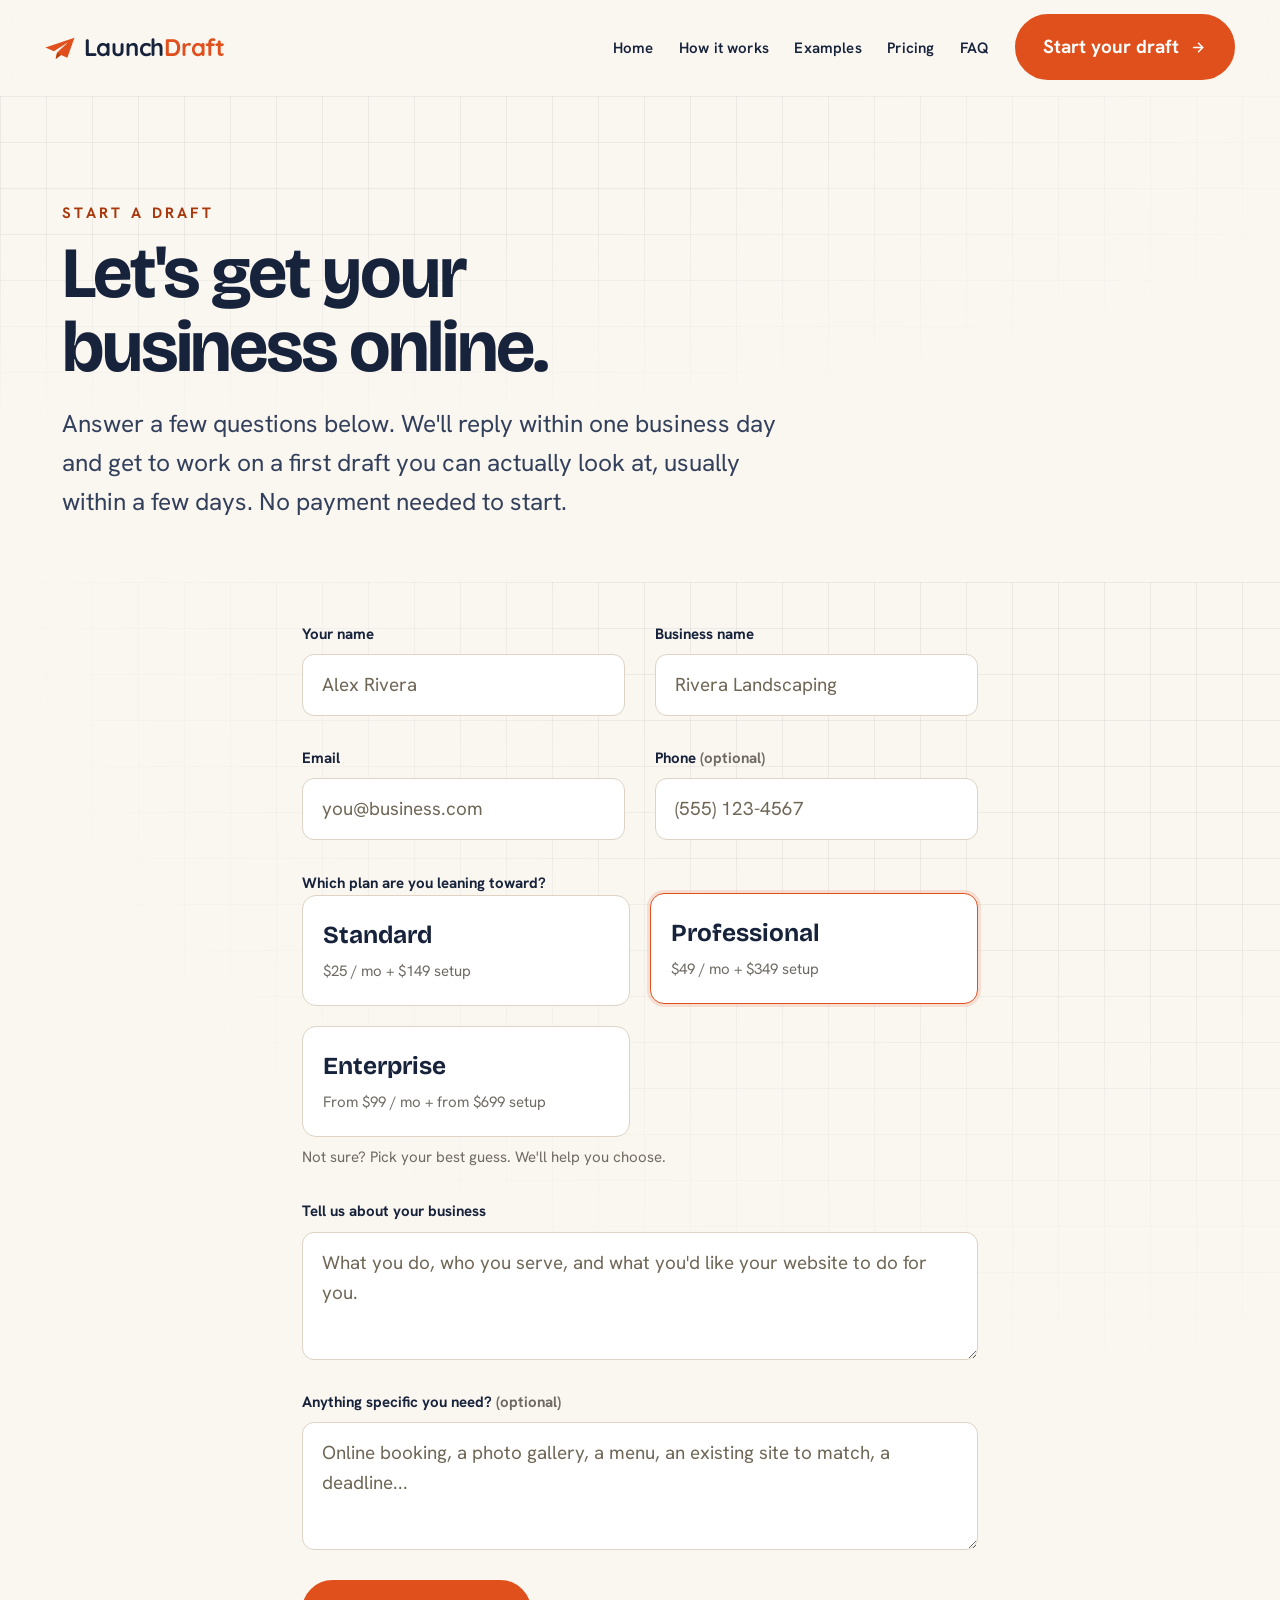
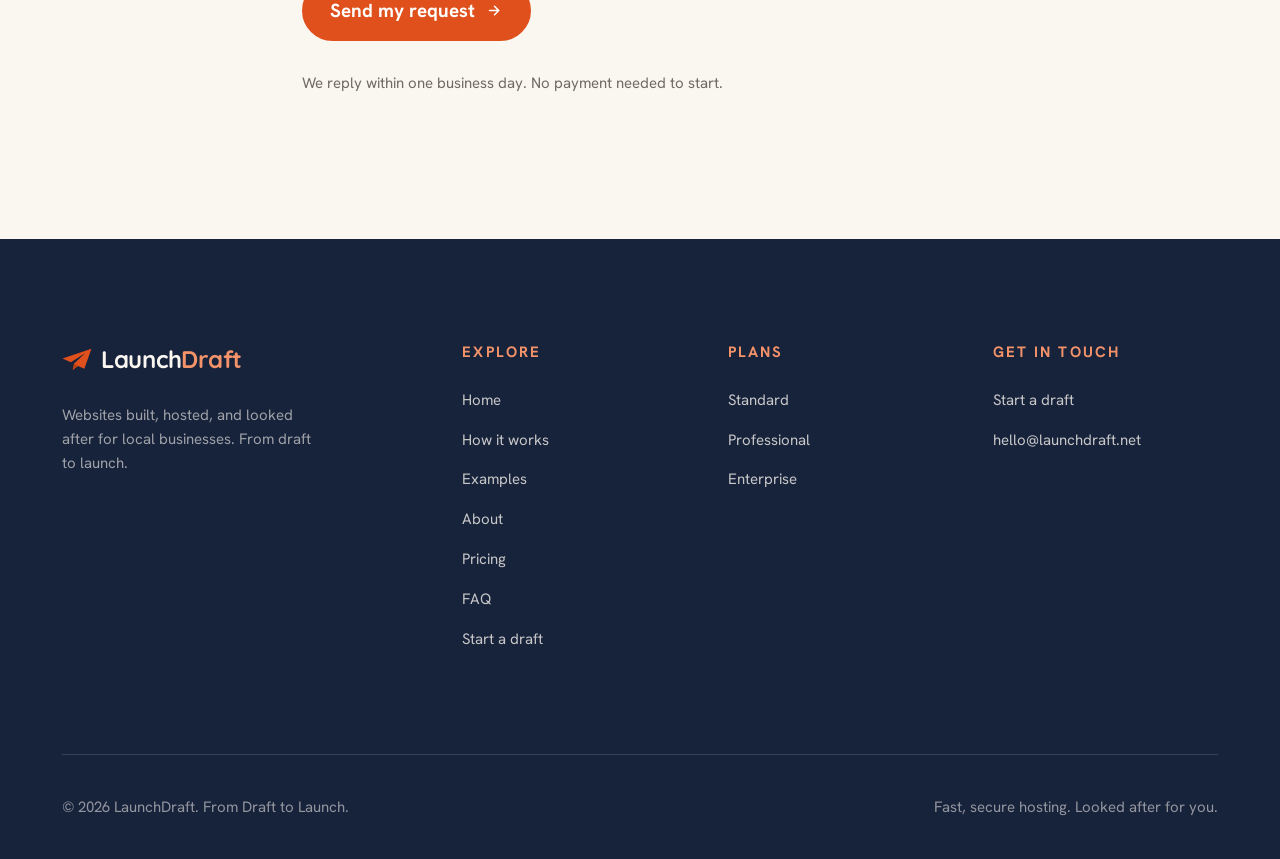
<file: start.html>
<!DOCTYPE html>
<html lang="en">
<head>
  <meta charset="UTF-8" />
  <meta name="viewport" content="width=device-width, initial-scale=1.0" />
  <script>document.documentElement.classList.add('js');window.addEventListener('load',function(){setTimeout(function(){if(!window.__revealReady){document.querySelectorAll('.reveal').forEach(function(el){el.classList.add('in');});}},1000);});</script>
  <title>LaunchDraft · Start a Draft</title>
  <meta name="description" content="Tell us about your business and we'll send back a first draft of your website, usually within a few days." />

  <link rel="preconnect" href="https://fonts.googleapis.com">
  <link rel="preconnect" href="https://fonts.gstatic.com" crossorigin>
  <link href="https://fonts.googleapis.com/css2?family=Quicksand:wght@700&family=Bricolage+Grotesque:opsz,wght@12..96,600;12..96,700;12..96,800&family=Hanken+Grotesk:wght@400;500;600;700&display=swap" rel="stylesheet">

  <link rel="icon" type="image/png" sizes="32x32" href="assets/favicon-32.png">
  <link rel="icon" type="image/png" sizes="512x512" href="assets/favicon.png">

  <!-- Social share preview (WhatsApp, iMessage/SMS, Facebook, Discord, Teams, Slack, LinkedIn, X...) -->
  <meta name="theme-color" content="#e0501c" />
  <link rel="canonical" href="https://launchdraft.net/start.html" />
  <link rel="apple-touch-icon" href="assets/apple-touch-icon.png" />
  <meta property="og:type" content="website" />
  <meta property="og:site_name" content="LaunchDraft" />
  <meta property="og:title" content="LaunchDraft · Start a Draft" />
  <meta property="og:description" content="Tell us about your business and we'll send back a first draft of your website, usually within a few days." />
  <meta property="og:url" content="https://launchdraft.net/start.html" />
  <meta property="og:image" content="https://launchdraft.net/assets/og.png" />
  <meta property="og:image:width" content="1200" />
  <meta property="og:image:height" content="630" />
  <meta property="og:image:alt" content="LaunchDraft · From Draft to Launch" />
  <meta name="twitter:card" content="summary_large_image" />
  <meta name="twitter:title" content="LaunchDraft · Start a Draft" />
  <meta name="twitter:description" content="Tell us about your business and we'll send back a first draft, usually within a few days." />
  <meta name="twitter:image" content="https://launchdraft.net/assets/og.png" />

  <link rel="stylesheet" href="styles.css" />
</head>
<body>

  <header class="nav" id="nav">
    <div class="wrap nav__inner">
      <a class="logo" href="index.html" aria-label="LaunchDraft home">
        <img class="logo__mark" src="launchdraft_logo.svg" alt="" width="30" height="30" />
        <span>Launch<b>Draft</b></span>
      </a>
      <button class="nav__toggle" type="button" aria-label="Open menu" aria-expanded="false" aria-controls="navmenu">
        <span></span><span></span><span></span>
      </button>
      <nav class="nav__menu" id="navmenu" aria-label="Primary">
        <a class="link" href="index.html">Home</a>
        <a class="link" href="index.html#how">How it works</a>
        <a class="link" href="index.html#work">Examples</a>
        <a class="link" href="pricing.html">Pricing</a>
        <a class="link" href="pricing.html#faq">FAQ</a>
        <a class="btn btn-primary" href="start.html" aria-current="page">Start your draft <span class="arrow" aria-hidden="true">→</span></a>
      </nav>
    </div>
  </header>

  <main>

    <section class="page-hero">
      <div class="blueprint" aria-hidden="true"></div>
      <div class="wrap">
        <span class="overline reveal">Start a draft</span>
        <h1 class="reveal" style="--i:1; margin-top: var(--space-2xs);">Let's get your business online.</h1>
        <p class="reveal" style="--i:2">Answer a few questions below. We'll reply within one business day and get to work on a first draft you can actually look at, usually within a few days. No payment needed to start.</p>
      </div>
    </section>

    <section class="section grid-right" style="padding-top: var(--space-l);">
      <div class="wrap form-wrap">

        <!-- Success state (shown after submit) -->
        <div class="form-success reveal" id="success" role="status" aria-live="polite">
          <svg viewBox="0 0 24 24" fill="none" stroke="currentColor" stroke-width="2.4" stroke-linecap="round" stroke-linejoin="round"><path d="M20 6L9 17l-5-5"/></svg>
          <div>
            <h3 style="font-size: var(--text-lg);">Your request is on its way.</h3>
            <p style="color: var(--ink-soft); margin-top: .3rem;">Thanks! We'll be in touch within one business day to kick off your draft.</p>
          </div>
        </div>

        <!--
          NOTE: This form currently shows a confirmation on the page.
          To have submissions emailed to you, set action to a free form
          service once your inbox exists, e.g. FormSubmit:
            <form action="https://formsubmit.co/hello@launchdraft.net" method="POST">
          or Formspree. Then remove the demo submit handler at the bottom.
        -->
        <form class="form reveal" id="draftForm" style="--i:1" novalidate>
          <div class="form__row">
            <div class="field">
              <label for="name">Your name</label>
              <input id="name" name="name" type="text" autocomplete="name" placeholder="Alex Rivera" required />
            </div>
            <div class="field">
              <label for="business">Business name</label>
              <input id="business" name="business" type="text" autocomplete="organization" placeholder="Rivera Landscaping" required />
            </div>
          </div>

          <div class="form__row">
            <div class="field">
              <label for="email">Email</label>
              <input id="email" name="email" type="email" autocomplete="email" placeholder="you@business.com" required />
            </div>
            <div class="field">
              <label for="phone">Phone <span class="hint">(optional)</span></label>
              <input id="phone" name="phone" type="tel" autocomplete="tel" placeholder="(555) 123-4567" />
            </div>
          </div>

          <fieldset class="field field--fieldset">
            <legend>Which plan are you leaning toward?</legend>
            <div class="plan-picker">
              <div class="plan-opt">
                <input type="radio" id="plan-standard" name="plan" value="Standard" />
                <label for="plan-standard"><b>Standard</b><small>$25 / mo + $149 setup</small></label>
              </div>
              <div class="plan-opt">
                <input type="radio" id="plan-professional" name="plan" value="Professional" checked />
                <label for="plan-professional"><b>Professional</b><small>$49 / mo + $349 setup</small></label>
              </div>
              <div class="plan-opt">
                <input type="radio" id="plan-enterprise" name="plan" value="Enterprise" />
                <label for="plan-enterprise"><b>Enterprise</b><small>From $99 / mo + from $699 setup</small></label>
              </div>
            </div>
            <span class="hint">Not sure? Pick your best guess. We'll help you choose.</span>
          </fieldset>

          <div class="field">
            <label for="about">Tell us about your business</label>
            <textarea id="about" name="about" placeholder="What you do, who you serve, and what you'd like your website to do for you." required></textarea>
          </div>

          <div class="field">
            <label for="notes">Anything specific you need? <span class="hint">(optional)</span></label>
            <textarea id="notes" name="notes" placeholder="Online booking, a photo gallery, a menu, an existing site to match, a deadline..."></textarea>
          </div>

          <div class="form__submit">
            <button class="btn btn-primary" type="submit">Send my request <span class="arrow" aria-hidden="true">→</span></button>
            <span class="form__note">We reply within one business day. No payment needed to start.</span>
          </div>
        </form>
      </div>
    </section>

  </main>

  <footer class="footer">
    <div class="wrap">
      <div class="footer__grid">
        <div>
          <a class="logo" href="index.html" aria-label="LaunchDraft home">
            <img class="logo__mark" src="launchdraft_logo.svg" alt="" width="30" height="30" />
            <span>Launch<b style="color:var(--accent-tint)">Draft</b></span>
          </a>
          <p class="footer__tag">Websites built, hosted, and looked after for local businesses. From draft to launch.</p>
        </div>
        <div>
          <h4>Explore</h4>
          <ul>
            <li><a href="index.html">Home</a></li>
            <li><a href="index.html#how">How it works</a></li>
            <li><a href="index.html#work">Examples</a></li>
            <li><a href="index.html#about">About</a></li>
            <li><a href="pricing.html">Pricing</a></li>
            <li><a href="pricing.html#faq">FAQ</a></li>
            <li><a href="start.html">Start a draft</a></li>
          </ul>
        </div>
        <div>
          <h4>Plans</h4>
          <ul>
            <li><a href="pricing.html">Standard</a></li>
            <li><a href="pricing.html">Professional</a></li>
            <li><a href="pricing.html">Enterprise</a></li>
          </ul>
        </div>
        <div>
          <h4>Get in touch</h4>
          <ul>
            <li><a href="start.html">Start a draft</a></li>
            <li><a href="mailto:hello@launchdraft.net">hello@launchdraft.net</a></li>
          </ul>
        </div>
      </div>
      <div class="footer__bottom">
        <span>&copy; <span id="year">2026</span> LaunchDraft. From Draft to Launch.</span>
        <span>Fast, secure hosting. Looked after for you.</span>
      </div>
    </div>
  </footer>

  <script src="main.js"></script>
  <script>
    // Preselect plan from ?plan=standard|professional|enterprise
    (function () {
      var plan = new URLSearchParams(location.search).get('plan');
      if (plan) {
        var el = document.getElementById('plan-' + plan.toLowerCase());
        if (el) el.checked = true;
      }
      // Demo submit: validate, then show confirmation in place of a backend.
      var form = document.getElementById('draftForm');
      var success = document.getElementById('success');
      if (form) {
        form.addEventListener('submit', function (e) {
          e.preventDefault();
          if (!form.reportValidity()) return;
          form.style.display = 'none';
          success.classList.add('show', 'in');
          success.setAttribute('tabindex', '-1');
          success.focus({ preventScroll: true });
          success.scrollIntoView({ behavior: 'smooth', block: 'center' });
        });
      }
    })();
  </script>
</body>
</html>
</file>
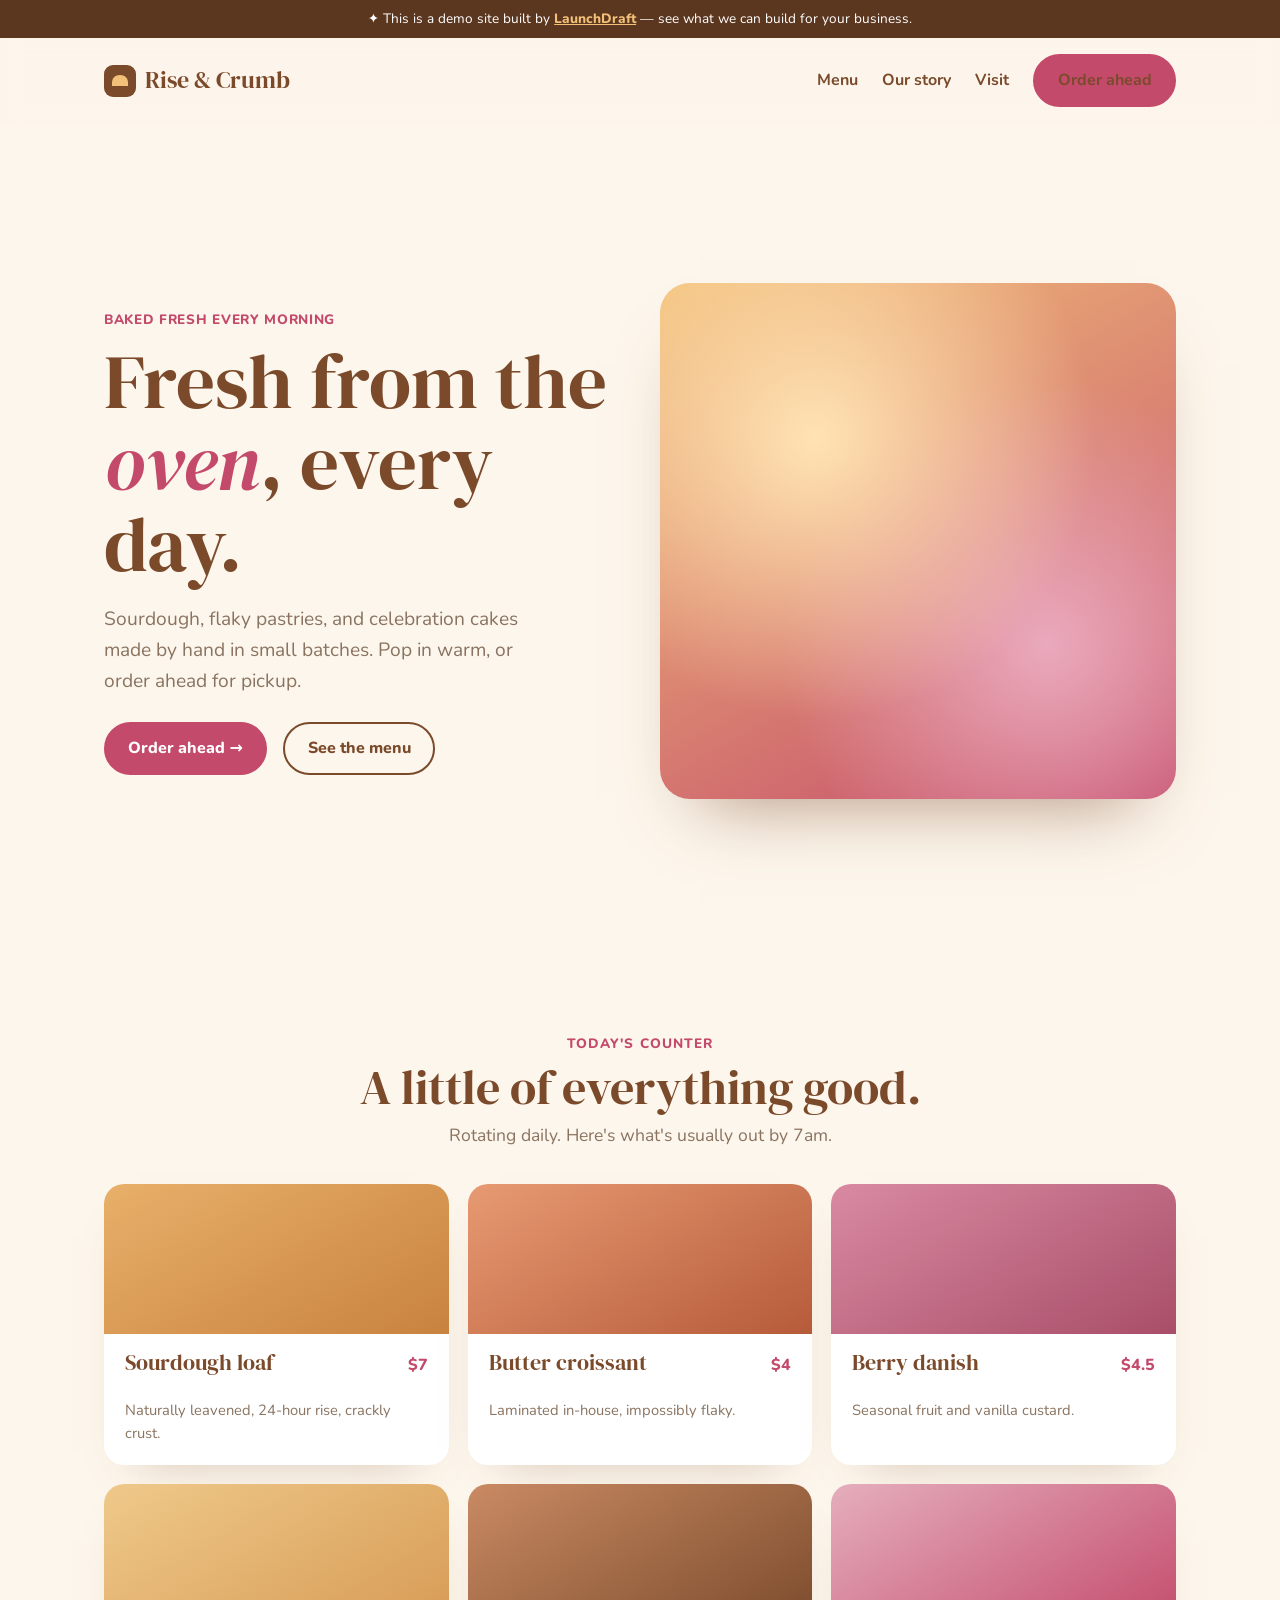
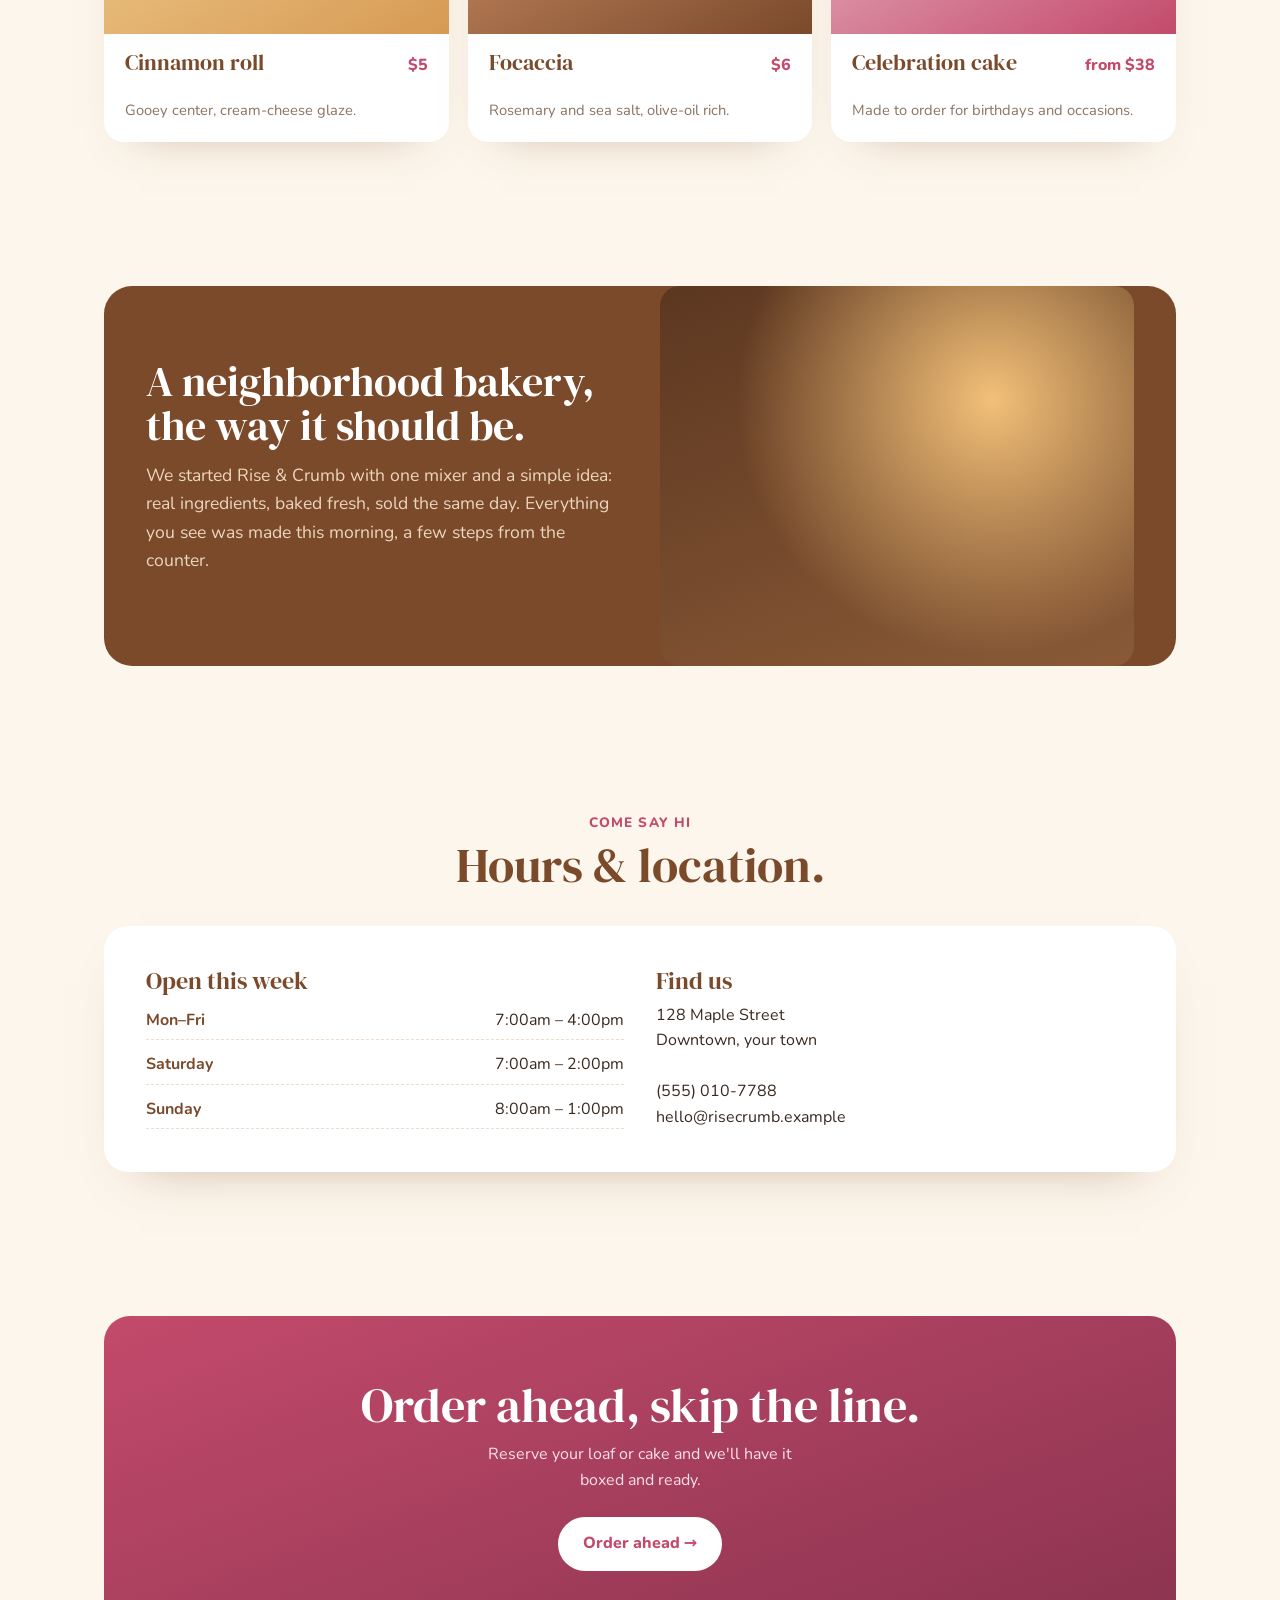
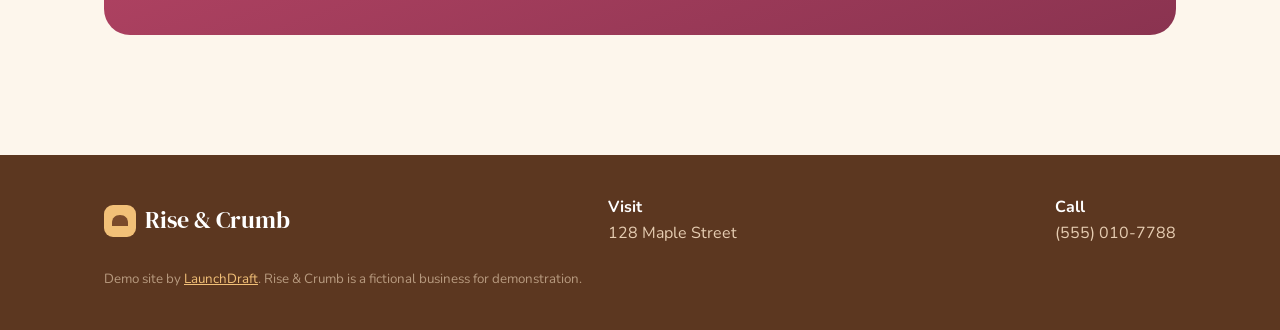
<file: demos/bakery.html>
<!DOCTYPE html>
<html lang="en">
<head>
<meta charset="UTF-8" />
<meta name="viewport" content="width=device-width, initial-scale=1.0" />
<title>Rise &amp; Crumb — Neighborhood bakery</title>
<meta name="description" content="Demo site by LaunchDraft. Rise &amp; Crumb: fresh bread, pastries, and cakes baked every morning." />
<meta name="robots" content="noindex" />
<link rel="preconnect" href="https://fonts.googleapis.com"><link rel="preconnect" href="https://fonts.gstatic.com" crossorigin>
<link href="https://fonts.googleapis.com/css2?family=DM+Serif+Display:ital@0;1&family=Nunito:wght@400;600;700;800&display=swap" rel="stylesheet">
<link rel="icon" href="data:image/svg+xml,%3Csvg xmlns='http://www.w3.org/2000/svg' viewBox='0 0 32 32'%3E%3Crect width='32' height='32' rx='9' fill='%237a4a2b'/%3E%3Cpath d='M8 18c0-5 3-8 8-8s8 3 8 8v3H8z' fill='%23f2c078'/%3E%3C/svg%3E">
<style>
  :root{ --cocoa:#7a4a2b; --cocoa-2:#5c3720; --cream:#fdf6ec; --butter:#f2c078; --berry:#c34a6b; --ink:#3a2a1e; --muted:#8a7461; }
  *{box-sizing:border-box}
  body{margin:0;background:var(--cream);color:var(--ink);font-family:'Nunito',system-ui,sans-serif;line-height:1.6;-webkit-font-smoothing:antialiased}
  h1,h2,h3{font-family:'DM Serif Display',Georgia,serif;font-weight:400;line-height:1.06;margin:0}
  a{color:inherit;text-decoration:none}
  .wrap{width:100%;max-width:70rem;margin-inline:auto;padding-inline:1.5rem}
  .demobar{background:var(--cocoa-2);color:#fff;font-size:.85rem;text-align:center;padding:.5rem 1rem}
  .demobar a{color:var(--butter);font-weight:800;text-decoration:underline}
  header.nav{position:sticky;top:0;z-index:20;background:color-mix(in srgb,var(--cream) 90%,transparent);backdrop-filter:blur(8px)}
  .nav__in{display:flex;align-items:center;justify-content:space-between;padding-block:1rem}
  .brand{display:flex;align-items:center;gap:.55rem;font-family:'DM Serif Display',serif;font-size:1.5rem;color:var(--cocoa)}
  .brand svg{width:32px;height:32px}
  .nav__links{display:flex;gap:1.5rem;align-items:center}
  .nav__links a{font-weight:700;color:var(--cocoa)}
  .btn{display:inline-flex;align-items:center;gap:.5rem;background:var(--berry);color:#fff;font-weight:800;padding:.75em 1.4em;border-radius:999px;border:2px solid var(--berry);transition:.2s}
  .btn:hover{background:#a63a58;border-color:#a63a58}
  .btn--ghost{background:transparent;color:var(--cocoa);border-color:var(--cocoa)}
  .btn--ghost:hover{background:var(--cocoa);color:#fff}
  @media(max-width:640px){.nav__links a:not(.btn){display:none}}

  .hero{position:relative;overflow:hidden}
  .hero .wrap{padding-block:clamp(3rem,7vw,5.5rem);display:grid;grid-template-columns:1fr 1fr;gap:2.5rem;align-items:center}
  .hero .eyebrow{color:var(--berry);font-weight:800;letter-spacing:.05em;text-transform:uppercase;font-size:.85rem}
  .hero h1{font-size:clamp(2.8rem,6.5vw,4.8rem);margin:.5rem 0 1rem;color:var(--cocoa)}
  .hero h1 em{color:var(--berry)}
  .hero p{font-size:1.2rem;color:var(--muted);max-width:38ch}
  .hero__actions{display:flex;gap:1rem;flex-wrap:wrap;margin-top:1.6rem}
  .hero__art{aspect-ratio:1;border-radius:30px;background:
    radial-gradient(circle at 30% 30%, #ffe3b3, transparent 55%),
    radial-gradient(circle at 75% 70%, #eaa9bd, transparent 50%),
    linear-gradient(150deg,#f2c078,#c34a6b);
    box-shadow:0 40px 70px -40px rgba(122,74,43,.6);display:grid;place-items:center;position:relative}
  .hero__art b{font-family:'DM Serif Display',serif;color:#fff;font-size:clamp(2rem,5vw,3.4rem);text-align:center;text-shadow:0 2px 10px rgba(0,0,0,.25);line-height:1.1}
  @media(max-width:820px){.hero .wrap{grid-template-columns:1fr}.hero__art{max-width:22rem}}

  section{padding-block:clamp(2.6rem,6vw,4.5rem)}
  .head{text-align:center;max-width:38rem;margin:0 auto 2.2rem}
  .head .eyebrow{color:var(--berry);font-weight:800;text-transform:uppercase;letter-spacing:.08em;font-size:.85rem}
  .head h2{font-size:clamp(2rem,4.5vw,3rem);margin-top:.3rem;color:var(--cocoa)}
  .head p{color:var(--muted);font-size:1.1rem;margin-top:.5rem}

  .menu{display:grid;grid-template-columns:repeat(3,1fr);gap:1.2rem}
  .item{background:#fff;border-radius:20px;overflow:hidden;box-shadow:0 20px 44px -34px rgba(122,74,43,.5);transition:.25s}
  .item:hover{transform:translateY(-5px)}
  .item .pic{height:150px;position:relative}
  .item:nth-child(1) .pic{background:linear-gradient(150deg,#e8b06a,#c8823f)}
  .item:nth-child(2) .pic{background:linear-gradient(150deg,#e79a72,#b65b3a)}
  .item:nth-child(3) .pic{background:linear-gradient(150deg,#d98aa2,#a94e69)}
  .item:nth-child(4) .pic{background:linear-gradient(150deg,#efc98a,#d69a54)}
  .item:nth-child(5) .pic{background:linear-gradient(150deg,#c98a63,#7a4a2b)}
  .item:nth-child(6) .pic{background:linear-gradient(150deg,#e5aebd,#c34a6b)}
  .item .body{padding:1.1rem 1.3rem;display:flex;justify-content:space-between;align-items:baseline;gap:1rem}
  .item h3{font-size:1.35rem;color:var(--cocoa)}
  .item .price{font-weight:800;color:var(--berry);white-space:nowrap}
  .item p{margin:.2rem 0 0;color:var(--muted);font-size:.92rem}
  @media(max-width:820px){.menu{grid-template-columns:1fr 1fr}}
  @media(max-width:520px){.menu{grid-template-columns:1fr}}

  .about{background:var(--cocoa);color:#fbe7d3;border-radius:28px}
  .about .wrap{display:grid;grid-template-columns:1fr 1fr;gap:2.5rem;align-items:center}
  .about h2{color:#fff;font-size:clamp(1.8rem,4vw,2.6rem)}
  .about p{color:#ecd6bd;font-size:1.1rem;margin-top:.8rem}
  .about__art{aspect-ratio:5/4;border-radius:20px;background:radial-gradient(circle at 70% 30%,#f2c078,transparent 60%),linear-gradient(160deg,#5c3720,#8a5a37)}
  @media(max-width:760px){.about .wrap{grid-template-columns:1fr}}

  .hours{display:grid;grid-template-columns:1fr 1fr;gap:2rem;background:#fff;border-radius:24px;padding:clamp(1.6rem,4vw,2.6rem);box-shadow:0 24px 50px -36px rgba(122,74,43,.5)}
  .hours h3{font-size:1.5rem;color:var(--cocoa);margin-bottom:.6rem}
  .hours ul{list-style:none;padding:0;margin:0;display:grid;gap:.4rem}
  .hours li{display:flex;justify-content:space-between;border-bottom:1px dashed #ecdcc9;padding:.35rem 0}
  .hours b{color:var(--cocoa)}
  @media(max-width:640px){.hours{grid-template-columns:1fr}}

  .cta{text-align:center;background:linear-gradient(160deg,#c34a6b,#8a3350);color:#fff;border-radius:26px;padding:clamp(2.4rem,5vw,4rem)}
  .cta h2{font-size:clamp(2rem,4.5vw,3rem);color:#fff}
  .cta p{color:#ffe0e8;max-width:34ch;margin:.7rem auto 1.5rem}
  .cta .btn{background:#fff;color:var(--berry);border-color:#fff}
  .cta .btn:hover{background:var(--cocoa);color:#fff;border-color:var(--cocoa)}

  footer{background:var(--cocoa-2);color:#e6cdb2;padding-block:2.5rem;margin-top:3rem}
  footer .grid{display:flex;flex-wrap:wrap;gap:2rem;justify-content:space-between}
  footer .brand{color:#fff}
  footer small{display:block;margin-top:1.4rem;color:#b79a7f}
</style>

<style>
  .hero__art img,.about__art img,.item .pic img{position:absolute;inset:0;width:100%;height:100%;object-fit:cover;display:block}
  .item .pic{overflow:hidden}
  .item .pic img{transition:transform .5s ease}
  .item:hover .pic img{transform:scale(1.07)}
  .hero__art{overflow:hidden;position:relative}
  .about__art{overflow:hidden;position:relative}
</style>
</head>
<body>
  <div class="demobar">✦ This is a demo site built by <a href="../index.html">LaunchDraft</a> — see what we can build for your business.</div>

  <header class="nav"><div class="wrap nav__in">
    <a class="brand" href="#top"><svg viewBox="0 0 32 32"><rect width="32" height="32" rx="9" fill="#7a4a2b"/><path d="M8 18c0-5 3-8 8-8s8 3 8 8v3H8z" fill="#f2c078"/></svg> Rise &amp; Crumb</a>
    <nav class="nav__links">
      <a href="#menu">Menu</a>
      <a href="#about">Our story</a>
      <a href="#visit">Visit</a>
      <a class="btn" href="#visit">Order ahead</a>
    </nav>
  </div></header>

  <main id="top">
    <section class="hero"><div class="wrap">
      <div>
        <span class="eyebrow">Baked fresh every morning</span>
        <h1>Fresh from the <em>oven</em>, every day.</h1>
        <p>Sourdough, flaky pastries, and celebration cakes made by hand in small batches. Pop in warm, or order ahead for pickup.</p>
        <div class="hero__actions">
          <a class="btn" href="#visit">Order ahead →</a>
          <a class="btn btn--ghost" href="#menu">See the menu</a>
        </div>
      </div>
      <div class="hero__art"><img src="https://loremflickr.com/800/800/sourdough,bread,bakery?lock=21" alt="Fresh bread" loading="lazy" onerror="this.remove()"></div>
    </div></section>

    <section id="menu"><div class="wrap">
      <div class="head">
        <span class="eyebrow">Today's counter</span>
        <h2>A little of everything good.</h2>
        <p>Rotating daily. Here's what's usually out by 7am.</p>
      </div>
      <div class="menu">
        <article class="item"><div class="pic"><img src="https://loremflickr.com/500/350/sourdough,bread?lock=31" alt="" loading="lazy" onerror="this.remove()"></div><div class="body"><h3>Sourdough loaf</h3><span class="price">$7</span></div><div style="padding:0 1.3rem 1.2rem"><p>Naturally leavened, 24-hour rise, crackly crust.</p></div></article>
        <article class="item"><div class="pic"><img src="https://loremflickr.com/500/350/croissant,pastry?lock=32" alt="" loading="lazy" onerror="this.remove()"></div><div class="body"><h3>Butter croissant</h3><span class="price">$4</span></div><div style="padding:0 1.3rem 1.2rem"><p>Laminated in-house, impossibly flaky.</p></div></article>
        <article class="item"><div class="pic"><img src="https://loremflickr.com/500/350/danish,pastry,berry?lock=33" alt="" loading="lazy" onerror="this.remove()"></div><div class="body"><h3>Berry danish</h3><span class="price">$4.5</span></div><div style="padding:0 1.3rem 1.2rem"><p>Seasonal fruit and vanilla custard.</p></div></article>
        <article class="item"><div class="pic"><img src="https://loremflickr.com/500/350/cinnamon,roll,bun?lock=34" alt="" loading="lazy" onerror="this.remove()"></div><div class="body"><h3>Cinnamon roll</h3><span class="price">$5</span></div><div style="padding:0 1.3rem 1.2rem"><p>Gooey center, cream-cheese glaze.</p></div></article>
        <article class="item"><div class="pic"><img src="https://loremflickr.com/500/350/focaccia,bread?lock=35" alt="" loading="lazy" onerror="this.remove()"></div><div class="body"><h3>Focaccia</h3><span class="price">$6</span></div><div style="padding:0 1.3rem 1.2rem"><p>Rosemary and sea salt, olive-oil rich.</p></div></article>
        <article class="item"><div class="pic"><img src="https://loremflickr.com/500/350/cake,birthday?lock=36" alt="" loading="lazy" onerror="this.remove()"></div><div class="body"><h3>Celebration cake</h3><span class="price">from $38</span></div><div style="padding:0 1.3rem 1.2rem"><p>Made to order for birthdays and occasions.</p></div></article>
      </div>
    </div></section>

    <section><div class="wrap">
      <div class="about"><div class="wrap" style="padding-inline:clamp(1.5rem,4vw,2.6rem)">
        <div>
          <h2>A neighborhood bakery, the way it should be.</h2>
          <p>We started Rise &amp; Crumb with one mixer and a simple idea: real ingredients, baked fresh, sold the same day. Everything you see was made this morning, a few steps from the counter.</p>
        </div>
        <div class="about__art"><img src="https://loremflickr.com/700/560/bakery,interior?lock=22" alt="Inside the bakery" loading="lazy" onerror="this.remove()"></div>
      </div></div>
    </div></section>

    <section id="visit"><div class="wrap">
      <div class="head"><span class="eyebrow">Come say hi</span><h2>Hours &amp; location.</h2></div>
      <div class="hours">
        <div>
          <h3>Open this week</h3>
          <ul>
            <li><b>Mon–Fri</b><span>7:00am – 4:00pm</span></li>
            <li><b>Saturday</b><span>7:00am – 2:00pm</span></li>
            <li><b>Sunday</b><span>8:00am – 1:00pm</span></li>
          </ul>
        </div>
        <div>
          <h3>Find us</h3>
          <p style="margin:.3rem 0 0">128 Maple Street<br>Downtown, your town<br><br>(555) 010-7788<br>hello@risecrumb.example</p>
        </div>
      </div>
    </div></section>

    <section><div class="wrap">
      <div class="cta">
        <h2>Order ahead, skip the line.</h2>
        <p>Reserve your loaf or cake and we'll have it boxed and ready.</p>
        <a class="btn" href="mailto:hello@risecrumb.example">Order ahead →</a>
      </div>
    </div></section>
  </main>

  <footer><div class="wrap">
    <div class="grid">
      <a class="brand" href="#top"><svg viewBox="0 0 32 32"><rect width="32" height="32" rx="9" fill="#f2c078"/><path d="M8 18c0-5 3-8 8-8s8 3 8 8v3H8z" fill="#7a4a2b"/></svg> Rise &amp; Crumb</a>
      <div><strong style="color:#fff">Visit</strong><br>128 Maple Street</div>
      <div><strong style="color:#fff">Call</strong><br>(555) 010-7788</div>
    </div>
    <small>Demo site by <a href="../index.html" style="color:#f2c078;text-decoration:underline">LaunchDraft</a>. Rise &amp; Crumb is a fictional business for demonstration.</small>
  </div></footer>

  <!-- motion: scroll reveals + nav shadow (respects reduced-motion; content stays visible without JS) -->
  <style>
    html.js [data-rv]{opacity:0;transform:translateY(24px);transition:opacity .7s ease, transform .8s cubic-bezier(.2,.7,.2,1)}
    html.js [data-rv].in{opacity:1;transform:none}
    header.nav{transition:box-shadow .3s ease}
    header.nav.is-scrolled{box-shadow:0 12px 34px -24px rgba(0,0,0,.4)}
    @media (prefers-reduced-motion:reduce){ html.js [data-rv]{opacity:1!important;transform:none!important;transition:none!important} }
  </style>
  <script>
  (function(){
    document.documentElement.classList.add('js');
    var reduce=window.matchMedia('(prefers-reduced-motion: reduce)').matches;
    var sel='.hero .wrap > *, .head, .svc, .stat, .shot, .quote, .item, .about, .hours, .cta, .price-row, .stylist, .band .wrap > *, .hero__card';
    var els=[].slice.call(document.querySelectorAll(sel));
    els.forEach(function(e){ e.setAttribute('data-rv',''); });
    if(reduce || !('IntersectionObserver' in window)){ els.forEach(function(e){ e.classList.add('in'); }); }
    else {
      els.forEach(function(e){ var p=e.parentNode, k=p?[].slice.call(p.children).filter(function(c){return c.getAttribute&&c.getAttribute('data-rv')!==null}):[]; var i=k.indexOf(e); e.style.transitionDelay=(Math.min(i<0?0:i,5)*70)+'ms'; });
      var io=new IntersectionObserver(function(en){ en.forEach(function(x){ if(x.isIntersecting){ x.target.classList.add('in'); io.unobserve(x.target); } }); },{threshold:.12, rootMargin:'0px 0px -8% 0px'});
      els.forEach(function(e){ io.observe(e); });
    }
    var nav=document.querySelector('header.nav'); if(nav){ var os=function(){ nav.classList.toggle('is-scrolled', window.scrollY>8); }; os(); addEventListener('scroll', os, {passive:true}); }
  })();
  </script>
</body>
</html>
</file>
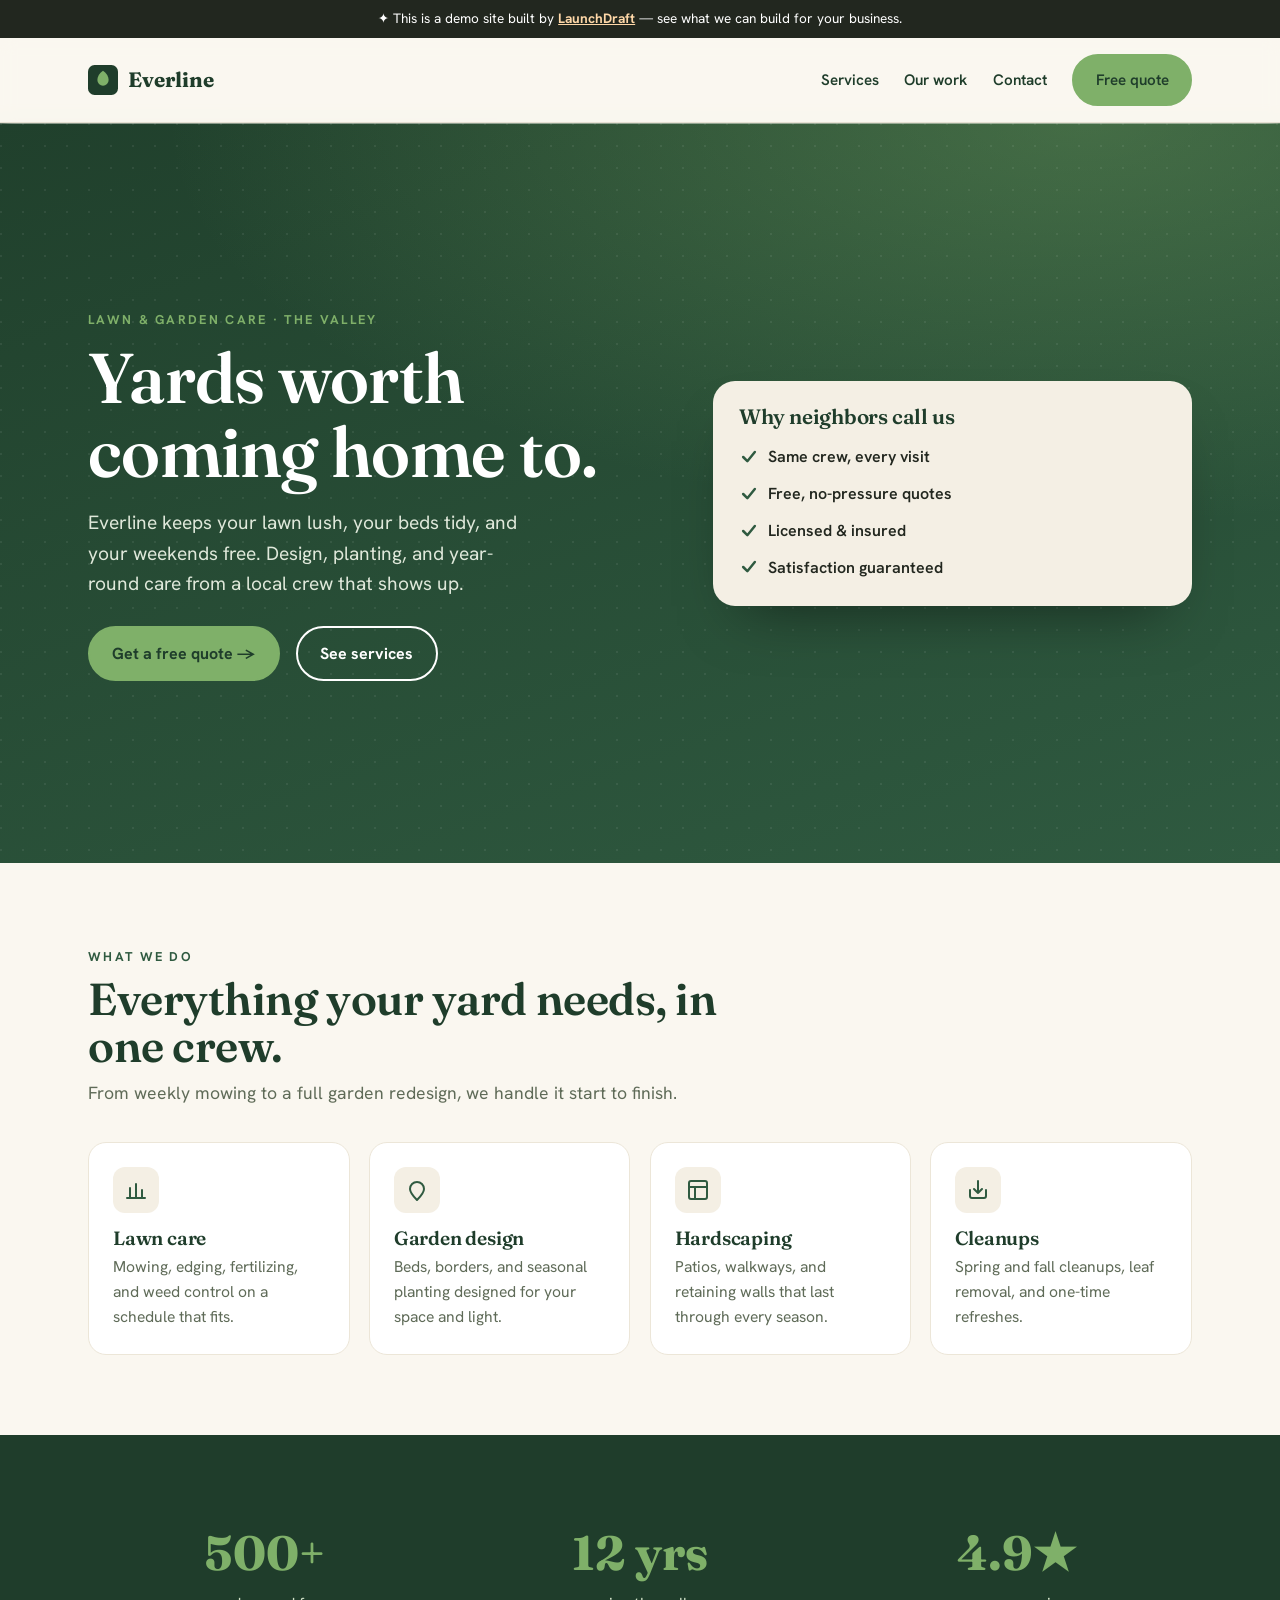
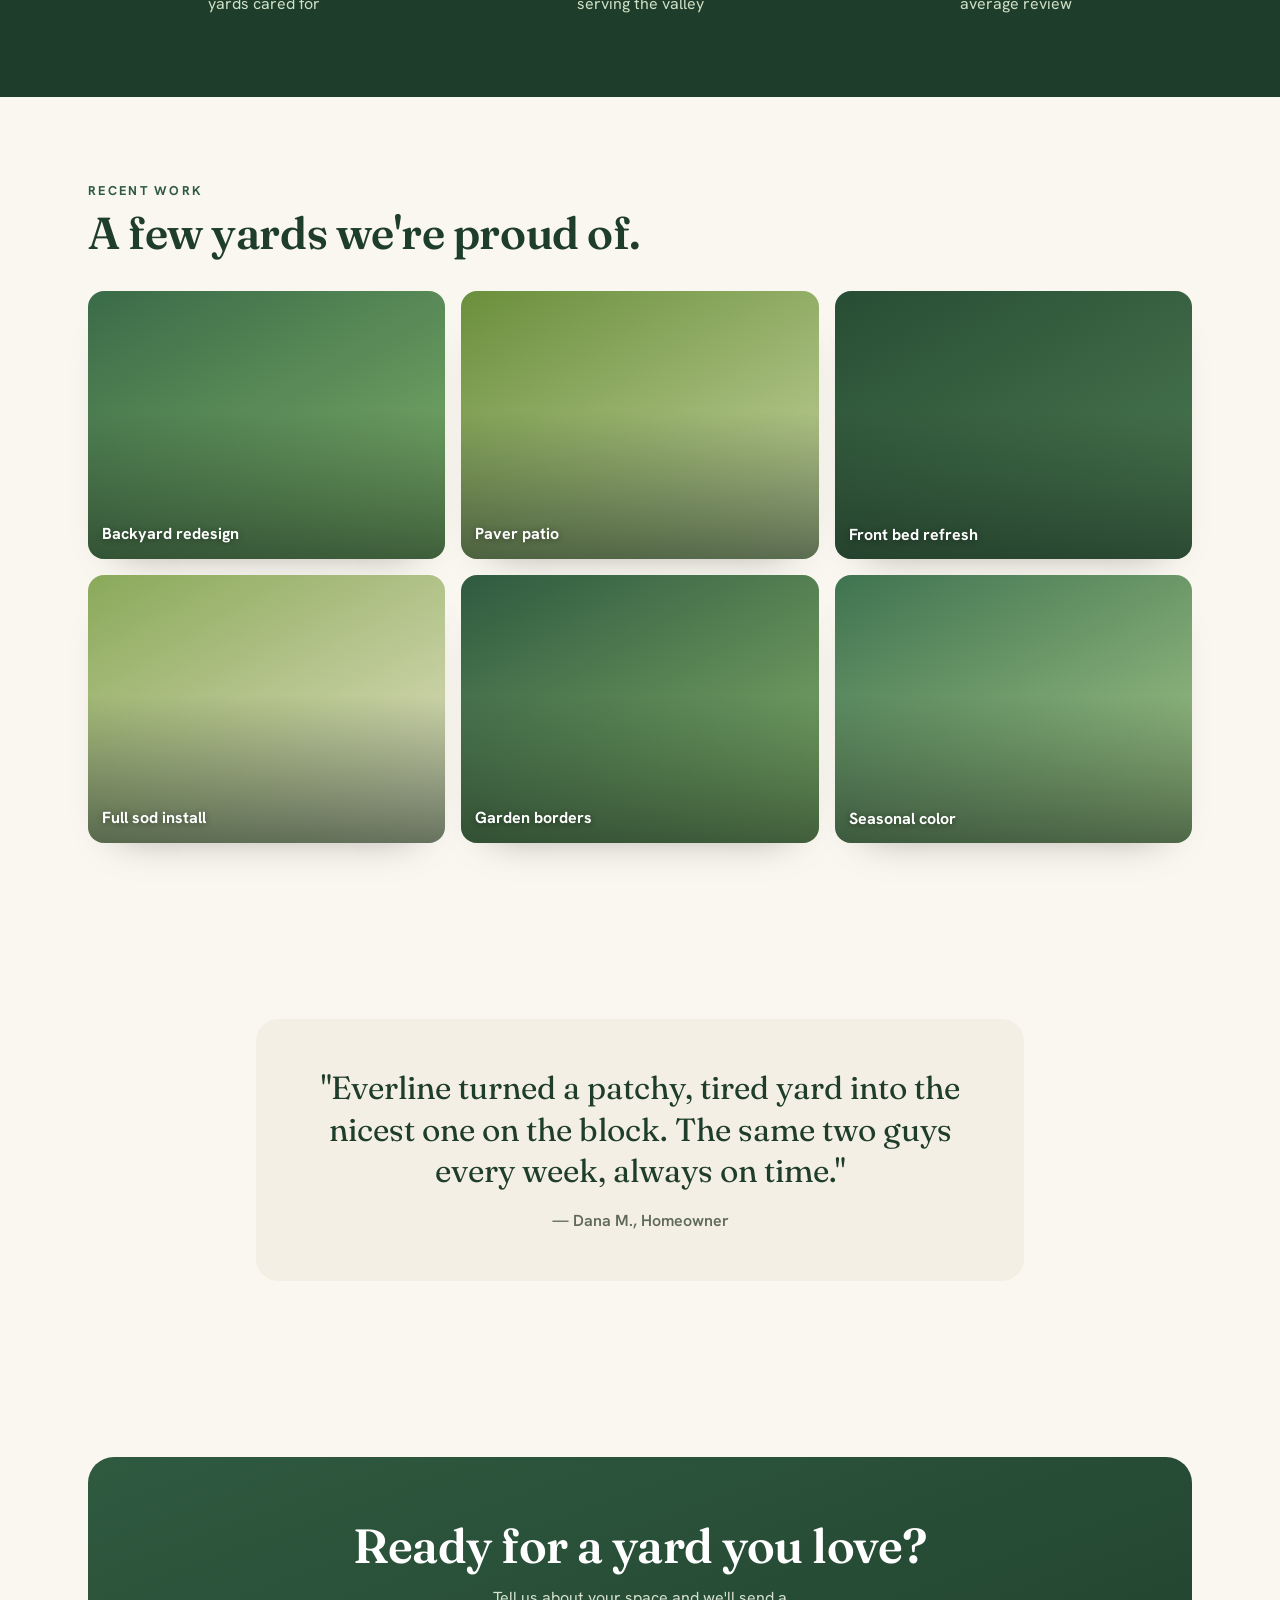
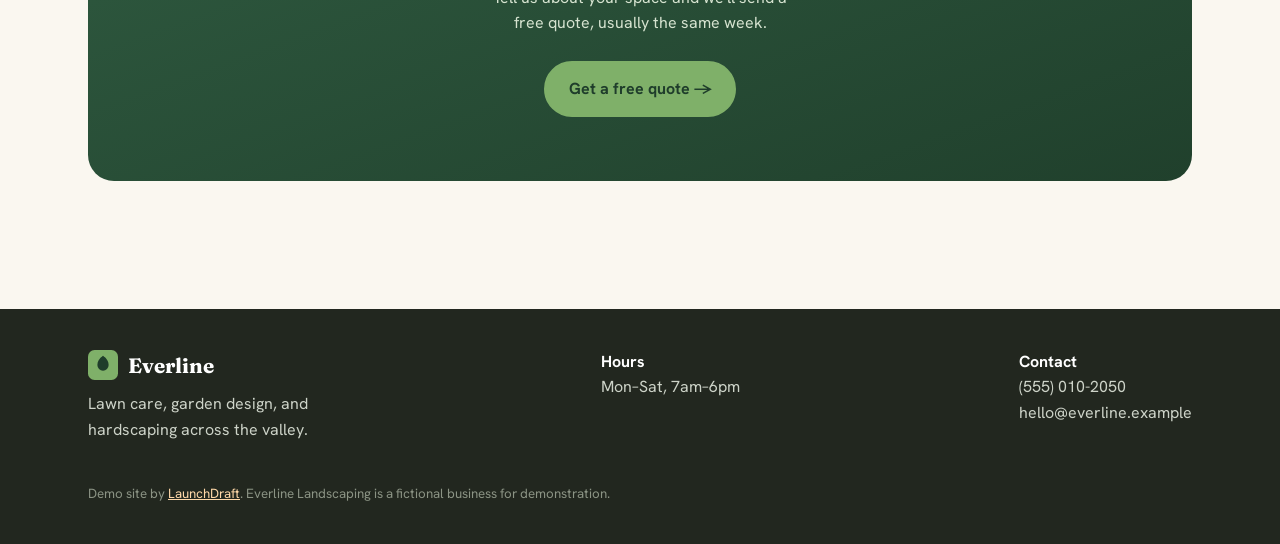
<file: demos/landscaper.html>
<!DOCTYPE html>
<html lang="en">
<head>
<meta charset="UTF-8" />
<meta name="viewport" content="width=device-width, initial-scale=1.0" />
<title>Everline Landscaping — Lawn care &amp; garden design</title>
<meta name="description" content="Demo site by LaunchDraft. Everline Landscaping: lawn care, garden design, and hardscaping for homes across the valley." />
<meta name="robots" content="noindex" />
<link rel="preconnect" href="https://fonts.googleapis.com"><link rel="preconnect" href="https://fonts.gstatic.com" crossorigin>
<link href="https://fonts.googleapis.com/css2?family=Fraunces:opsz,wght@9..144,500;9..144,600;9..144,700&family=Hanken+Grotesk:wght@400;500;600;700&display=swap" rel="stylesheet">
<link rel="icon" href="data:image/svg+xml,%3Csvg xmlns='http://www.w3.org/2000/svg' viewBox='0 0 32 32'%3E%3Crect width='32' height='32' rx='7' fill='%231f3d2b'/%3E%3Cpath d='M16 6c4 3 6 6 6 10a6 6 0 1 1-12 0c0-4 2-7 6-10z' fill='%237fb069'/%3E%3C/svg%3E">
<style>
  :root{ --green:#1f3d2b; --green-2:#2f5a40; --moss:#7fb069; --sand:#f4efe4; --cream:#faf7f0; --ink:#22271f; --muted:#5f6b58; }
  *{box-sizing:border-box}
  body{margin:0;background:var(--cream);color:var(--ink);font-family:'Hanken Grotesk',system-ui,sans-serif;line-height:1.6;-webkit-font-smoothing:antialiased}
  h1,h2,h3{font-family:'Fraunces',serif;font-weight:600;line-height:1.05;margin:0;letter-spacing:-.01em}
  a{color:inherit;text-decoration:none}
  .wrap{width:100%;max-width:72rem;margin-inline:auto;padding-inline:1.5rem}
  .demobar{background:var(--ink);color:#fff;font-size:.85rem;text-align:center;padding:.5rem 1rem}
  .demobar a{color:#ffd8a8;font-weight:700;text-decoration:underline}
  header.nav{position:sticky;top:0;z-index:20;background:color-mix(in srgb,var(--cream) 88%,transparent);backdrop-filter:blur(8px);border-bottom:1px solid #e6e0d2}
  .nav__in{display:flex;align-items:center;justify-content:space-between;padding-block:1rem}
  .brand{display:flex;align-items:center;gap:.6rem;font-family:'Fraunces',serif;font-weight:700;font-size:1.3rem;color:var(--green)}
  .brand svg{width:30px;height:30px}
  .nav__links{display:flex;gap:1.6rem;align-items:center}
  .nav__links a{font-weight:600;font-size:.95rem;color:var(--green)}
  .btn{display:inline-flex;align-items:center;gap:.5rem;background:var(--moss);color:var(--green);font-weight:700;padding:.8em 1.4em;border-radius:999px;border:2px solid var(--moss);transition:.2s}
  .btn:hover{background:var(--green);color:#fff;border-color:var(--green)}
  .btn--ghost{background:transparent;color:var(--green);border-color:var(--green)}
  .btn--ghost:hover{background:var(--green);color:#fff}
  @media(max-width:640px){.nav__links a:not(.btn){display:none}}

  .hero{position:relative;background:
    radial-gradient(120% 90% at 85% 0%, rgba(127,176,105,.35), transparent 60%),
    linear-gradient(160deg,#20402c,#2f5a40);color:#fff;overflow:hidden}
  .hero::after{content:"";position:absolute;inset:0;background-image:radial-gradient(circle at 1px 1px, rgba(255,255,255,.07) 1px, transparent 0);background-size:22px 22px;pointer-events:none}
  .hero .wrap{position:relative;z-index:1;padding-block:clamp(3.5rem,8vw,6.5rem);display:grid;grid-template-columns:1.1fr .9fr;gap:2.5rem;align-items:center}
  .hero .eyebrow{text-transform:uppercase;letter-spacing:.18em;font-size:.8rem;font-weight:700;color:var(--moss)}
  .hero h1{font-size:clamp(2.6rem,6vw,4.4rem);margin:.6rem 0 1rem;color:#fff}
  .hero p{font-size:1.2rem;color:#dfe8da;max-width:40ch}
  .hero__actions{display:flex;gap:1rem;flex-wrap:wrap;margin-top:1.6rem}
  .hero__card{background:var(--sand);color:var(--ink);border-radius:22px;padding:1.6rem;box-shadow:0 30px 60px -30px rgba(0,0,0,.5)}
  .hero__card h3{font-size:1.3rem;color:var(--green)}
  .hero__card ul{list-style:none;padding:0;margin:1rem 0 0;display:grid;gap:.7rem}
  .hero__card li{display:flex;gap:.6rem;align-items:center;font-weight:600}
  .hero__card li svg{width:20px;height:20px;color:var(--green-2);flex:none}
  @media(max-width:820px){.hero .wrap{grid-template-columns:1fr}}

  section{padding-block:clamp(3rem,7vw,5rem)}
  .head{max-width:40rem;margin-bottom:2.2rem}
  .head .eyebrow{text-transform:uppercase;letter-spacing:.18em;font-size:.8rem;font-weight:700;color:var(--green-2)}
  .head h2{font-size:clamp(2rem,4vw,2.8rem);margin-top:.4rem;color:var(--green)}
  .head p{color:var(--muted);font-size:1.1rem;margin-top:.6rem}
  .services{display:grid;grid-template-columns:repeat(4,1fr);gap:1.2rem}
  .svc{background:#fff;border:1px solid #ece6d8;border-radius:18px;padding:1.5rem;transition:.25s}
  .svc:hover{transform:translateY(-4px);box-shadow:0 24px 44px -30px rgba(31,61,43,.5);border-color:var(--moss)}
  .svc .ic{width:46px;height:46px;border-radius:12px;display:grid;place-items:center;background:var(--sand);color:var(--green-2);margin-bottom:.9rem}
  .svc .ic svg{width:24px;height:24px}
  .svc h3{font-size:1.2rem;color:var(--green)}
  .svc p{color:var(--muted);font-size:.98rem;margin:.4rem 0 0}
  @media(max-width:900px){.services{grid-template-columns:1fr 1fr}}
  @media(max-width:560px){.services{grid-template-columns:1fr}}

  .band{background:var(--green);color:#fff}
  .stats{display:grid;grid-template-columns:repeat(3,1fr);gap:1.5rem;text-align:center}
  .stat b{font-family:'Fraunces',serif;font-size:clamp(2.2rem,5vw,3rem);display:block;color:var(--moss)}
  .stat span{color:#cfe0c6}

  .gallery{display:grid;grid-template-columns:repeat(3,1fr);gap:1rem}
  .shot{aspect-ratio:4/3;border-radius:16px;position:relative;overflow:hidden;box-shadow:0 20px 40px -30px rgba(0,0,0,.4)}
  .shot:nth-child(1){background:linear-gradient(150deg,#3a6b48,#7fb069)}
  .shot:nth-child(2){background:linear-gradient(150deg,#6a8f3c,#c7d59f)}
  .shot:nth-child(3){background:linear-gradient(150deg,#274d34,#4e7c53)}
  .shot:nth-child(4){background:linear-gradient(150deg,#8aa95a,#e4e2c4)}
  .shot:nth-child(5){background:linear-gradient(150deg,#2f5a40,#84b06a)}
  .shot:nth-child(6){background:linear-gradient(150deg,#3f7350,#a7c98a)}
  .shot span{position:absolute;left:14px;bottom:12px;color:#fff;font-weight:700;text-shadow:0 1px 6px rgba(0,0,0,.4)}
  @media(max-width:700px){.gallery{grid-template-columns:1fr 1fr}}

  .quote{background:var(--sand);border-radius:22px;padding:clamp(2rem,4vw,3rem);text-align:center;max-width:48rem;margin-inline:auto}
  .quote blockquote{font-family:'Fraunces',serif;font-size:clamp(1.4rem,3vw,2rem);color:var(--green);margin:0;line-height:1.3}
  .quote figcaption{margin-top:1rem;color:var(--muted);font-weight:600}

  .cta{background:linear-gradient(160deg,#2f5a40,#20402c);color:#fff;border-radius:26px;padding:clamp(2.4rem,5vw,4rem);text-align:center}
  .cta h2{font-size:clamp(2rem,4.5vw,3rem);color:#fff}
  .cta p{color:#d6e3d0;max-width:36ch;margin:.8rem auto 1.6rem}

  footer{background:var(--ink);color:#cdd3c8;padding-block:2.5rem;margin-top:3rem}
  footer .grid{display:flex;flex-wrap:wrap;gap:2rem;justify-content:space-between;align-items:flex-start}
  footer .brand{color:#fff}
  footer a{color:#cdd3c8}
  footer small{display:block;margin-top:1.5rem;color:#8b9384}
</style>

<style>
  .shot img{position:absolute;inset:0;width:100%;height:100%;object-fit:cover;transition:transform .6s ease}
  .shot:hover img{transform:scale(1.06)}
  .shot::before{content:"";position:absolute;inset:0;z-index:1;background:linear-gradient(to top,rgba(20,40,28,.6),transparent 55%)}
  .shot span{z-index:2}
</style>
</head>
<body>
  <div class="demobar">✦ This is a demo site built by <a href="../index.html">LaunchDraft</a> — see what we can build for your business.</div>

  <header class="nav"><div class="wrap nav__in">
    <a class="brand" href="#top"><svg viewBox="0 0 32 32"><rect width="32" height="32" rx="7" fill="#1f3d2b"/><path d="M16 6c4 3 6 6 6 10a6 6 0 1 1-12 0c0-4 2-7 6-10z" fill="#7fb069"/></svg> Everline</a>
    <nav class="nav__links">
      <a href="#services">Services</a>
      <a href="#work">Our work</a>
      <a href="#contact">Contact</a>
      <a class="btn" href="#contact">Free quote</a>
    </nav>
  </div></header>

  <main id="top">
    <section class="hero"><div class="wrap">
      <div>
        <span class="eyebrow">Lawn &amp; garden care · The valley</span>
        <h1>Yards worth coming home to.</h1>
        <p>Everline keeps your lawn lush, your beds tidy, and your weekends free. Design, planting, and year-round care from a local crew that shows up.</p>
        <div class="hero__actions">
          <a class="btn" href="#contact">Get a free quote →</a>
          <a class="btn btn--ghost" style="color:#fff;border-color:#fff" href="#services">See services</a>
        </div>
      </div>
      <div class="hero__card">
        <h3>Why neighbors call us</h3>
        <ul>
          <li><svg viewBox="0 0 24 24" fill="none" stroke="currentColor" stroke-width="3" stroke-linecap="round" stroke-linejoin="round"><path d="M5 12l5 5 9-11"/></svg> Same crew, every visit</li>
          <li><svg viewBox="0 0 24 24" fill="none" stroke="currentColor" stroke-width="3" stroke-linecap="round" stroke-linejoin="round"><path d="M5 12l5 5 9-11"/></svg> Free, no-pressure quotes</li>
          <li><svg viewBox="0 0 24 24" fill="none" stroke="currentColor" stroke-width="3" stroke-linecap="round" stroke-linejoin="round"><path d="M5 12l5 5 9-11"/></svg> Licensed &amp; insured</li>
          <li><svg viewBox="0 0 24 24" fill="none" stroke="currentColor" stroke-width="3" stroke-linecap="round" stroke-linejoin="round"><path d="M5 12l5 5 9-11"/></svg> Satisfaction guaranteed</li>
        </ul>
      </div>
    </div></section>

    <section id="services"><div class="wrap">
      <div class="head">
        <span class="eyebrow">What we do</span>
        <h2>Everything your yard needs, in one crew.</h2>
        <p>From weekly mowing to a full garden redesign, we handle it start to finish.</p>
      </div>
      <div class="services">
        <article class="svc"><div class="ic"><svg viewBox="0 0 24 24" fill="none" stroke="currentColor" stroke-width="2" stroke-linecap="round" stroke-linejoin="round"><path d="M3 20h18M6 20V10M12 20V6M18 20v-8"/></svg></div><h3>Lawn care</h3><p>Mowing, edging, fertilizing, and weed control on a schedule that fits.</p></article>
        <article class="svc"><div class="ic"><svg viewBox="0 0 24 24" fill="none" stroke="currentColor" stroke-width="2" stroke-linecap="round" stroke-linejoin="round"><path d="M12 22c4-4 7-7 7-11a7 7 0 0 0-14 0c0 4 3 7 7 11z"/></svg></div><h3>Garden design</h3><p>Beds, borders, and seasonal planting designed for your space and light.</p></article>
        <article class="svc"><div class="ic"><svg viewBox="0 0 24 24" fill="none" stroke="currentColor" stroke-width="2" stroke-linecap="round" stroke-linejoin="round"><rect x="3" y="3" width="18" height="18" rx="2"/><path d="M3 9h18M9 21V9"/></svg></div><h3>Hardscaping</h3><p>Patios, walkways, and retaining walls that last through every season.</p></article>
        <article class="svc"><div class="ic"><svg viewBox="0 0 24 24" fill="none" stroke="currentColor" stroke-width="2" stroke-linecap="round" stroke-linejoin="round"><path d="M20 12v6a2 2 0 0 1-2 2H6a2 2 0 0 1-2-2v-6M12 3v12m0 0l4-4m-4 4l-4-4"/></svg></div><h3>Cleanups</h3><p>Spring and fall cleanups, leaf removal, and one-time refreshes.</p></article>
      </div>
    </div></section>

    <section class="band"><div class="wrap">
      <div class="stats">
        <div class="stat"><b>500+</b><span>yards cared for</span></div>
        <div class="stat"><b>12 yrs</b><span>serving the valley</span></div>
        <div class="stat"><b>4.9★</b><span>average review</span></div>
      </div>
    </div></section>

    <section id="work"><div class="wrap">
      <div class="head">
        <span class="eyebrow">Recent work</span>
        <h2>A few yards we're proud of.</h2>
      </div>
      <div class="gallery">
        <div class="shot"><img src="https://loremflickr.com/640/480/garden,backyard,lawn?lock=11" alt="Backyard redesign" loading="lazy" onerror="this.remove()"><span>Backyard redesign</span></div>
        <div class="shot"><img src="https://loremflickr.com/640/480/patio,pavers,backyard?lock=12" alt="Paver patio" loading="lazy" onerror="this.remove()"><span>Paver patio</span></div>
        <div class="shot"><img src="https://loremflickr.com/640/480/flowers,garden,bed?lock=13" alt="Front bed refresh" loading="lazy" onerror="this.remove()"><span>Front bed refresh</span></div>
        <div class="shot"><img src="https://loremflickr.com/640/480/lawn,grass,green?lock=14" alt="Full sod install" loading="lazy" onerror="this.remove()"><span>Full sod install</span></div>
        <div class="shot"><img src="https://loremflickr.com/640/480/garden,shrubs,hedge?lock=15" alt="Garden borders" loading="lazy" onerror="this.remove()"><span>Garden borders</span></div>
        <div class="shot"><img src="https://loremflickr.com/640/480/flowers,garden,colorful?lock=16" alt="Seasonal color" loading="lazy" onerror="this.remove()"><span>Seasonal color</span></div>
      </div>
    </div></section>

    <section><div class="wrap">
      <figure class="quote">
        <blockquote>"Everline turned a patchy, tired yard into the nicest one on the block. The same two guys every week, always on time."</blockquote>
        <figcaption>— Dana M., Homeowner</figcaption>
      </figure>
    </div></section>

    <section id="contact"><div class="wrap">
      <div class="cta">
        <h2>Ready for a yard you love?</h2>
        <p>Tell us about your space and we'll send a free quote, usually the same week.</p>
        <a class="btn" href="mailto:hello@everline.example">Get a free quote →</a>
      </div>
    </div></section>
  </main>

  <footer><div class="wrap">
    <div class="grid">
      <div>
        <a class="brand" href="#top"><svg viewBox="0 0 32 32"><rect width="32" height="32" rx="7" fill="#7fb069"/><path d="M16 6c4 3 6 6 6 10a6 6 0 1 1-12 0c0-4 2-7 6-10z" fill="#1f3d2b"/></svg> Everline</a>
        <p style="max-width:26ch;margin-top:.6rem">Lawn care, garden design, and hardscaping across the valley.</p>
      </div>
      <div><strong style="color:#fff">Hours</strong><br>Mon–Sat, 7am–6pm</div>
      <div><strong style="color:#fff">Contact</strong><br>(555) 010-2050<br>hello@everline.example</div>
    </div>
    <small>Demo site by <a href="../index.html" style="color:#ffd8a8;text-decoration:underline">LaunchDraft</a>. Everline Landscaping is a fictional business for demonstration.</small>
  </div></footer>

  <!-- motion: scroll reveals + nav shadow (respects reduced-motion; content stays visible without JS) -->
  <style>
    html.js [data-rv]{opacity:0;transform:translateY(24px);transition:opacity .7s ease, transform .8s cubic-bezier(.2,.7,.2,1)}
    html.js [data-rv].in{opacity:1;transform:none}
    header.nav{transition:box-shadow .3s ease}
    header.nav.is-scrolled{box-shadow:0 12px 34px -24px rgba(0,0,0,.4)}
    @media (prefers-reduced-motion:reduce){ html.js [data-rv]{opacity:1!important;transform:none!important;transition:none!important} }
  </style>
  <script>
  (function(){
    document.documentElement.classList.add('js');
    var reduce=window.matchMedia('(prefers-reduced-motion: reduce)').matches;
    var sel='.hero .wrap > *, .head, .svc, .stat, .shot, .quote, .item, .about, .hours, .cta, .price-row, .stylist, .band .wrap > *, .hero__card';
    var els=[].slice.call(document.querySelectorAll(sel));
    els.forEach(function(e){ e.setAttribute('data-rv',''); });
    if(reduce || !('IntersectionObserver' in window)){ els.forEach(function(e){ e.classList.add('in'); }); }
    else {
      els.forEach(function(e){ var p=e.parentNode, k=p?[].slice.call(p.children).filter(function(c){return c.getAttribute&&c.getAttribute('data-rv')!==null}):[]; var i=k.indexOf(e); e.style.transitionDelay=(Math.min(i<0?0:i,5)*70)+'ms'; });
      var io=new IntersectionObserver(function(en){ en.forEach(function(x){ if(x.isIntersecting){ x.target.classList.add('in'); io.unobserve(x.target); } }); },{threshold:.12, rootMargin:'0px 0px -8% 0px'});
      els.forEach(function(e){ io.observe(e); });
    }
    var nav=document.querySelector('header.nav'); if(nav){ var os=function(){ nav.classList.toggle('is-scrolled', window.scrollY>8); }; os(); addEventListener('scroll', os, {passive:true}); }
  })();
  </script>
</body>
</html>
</file>
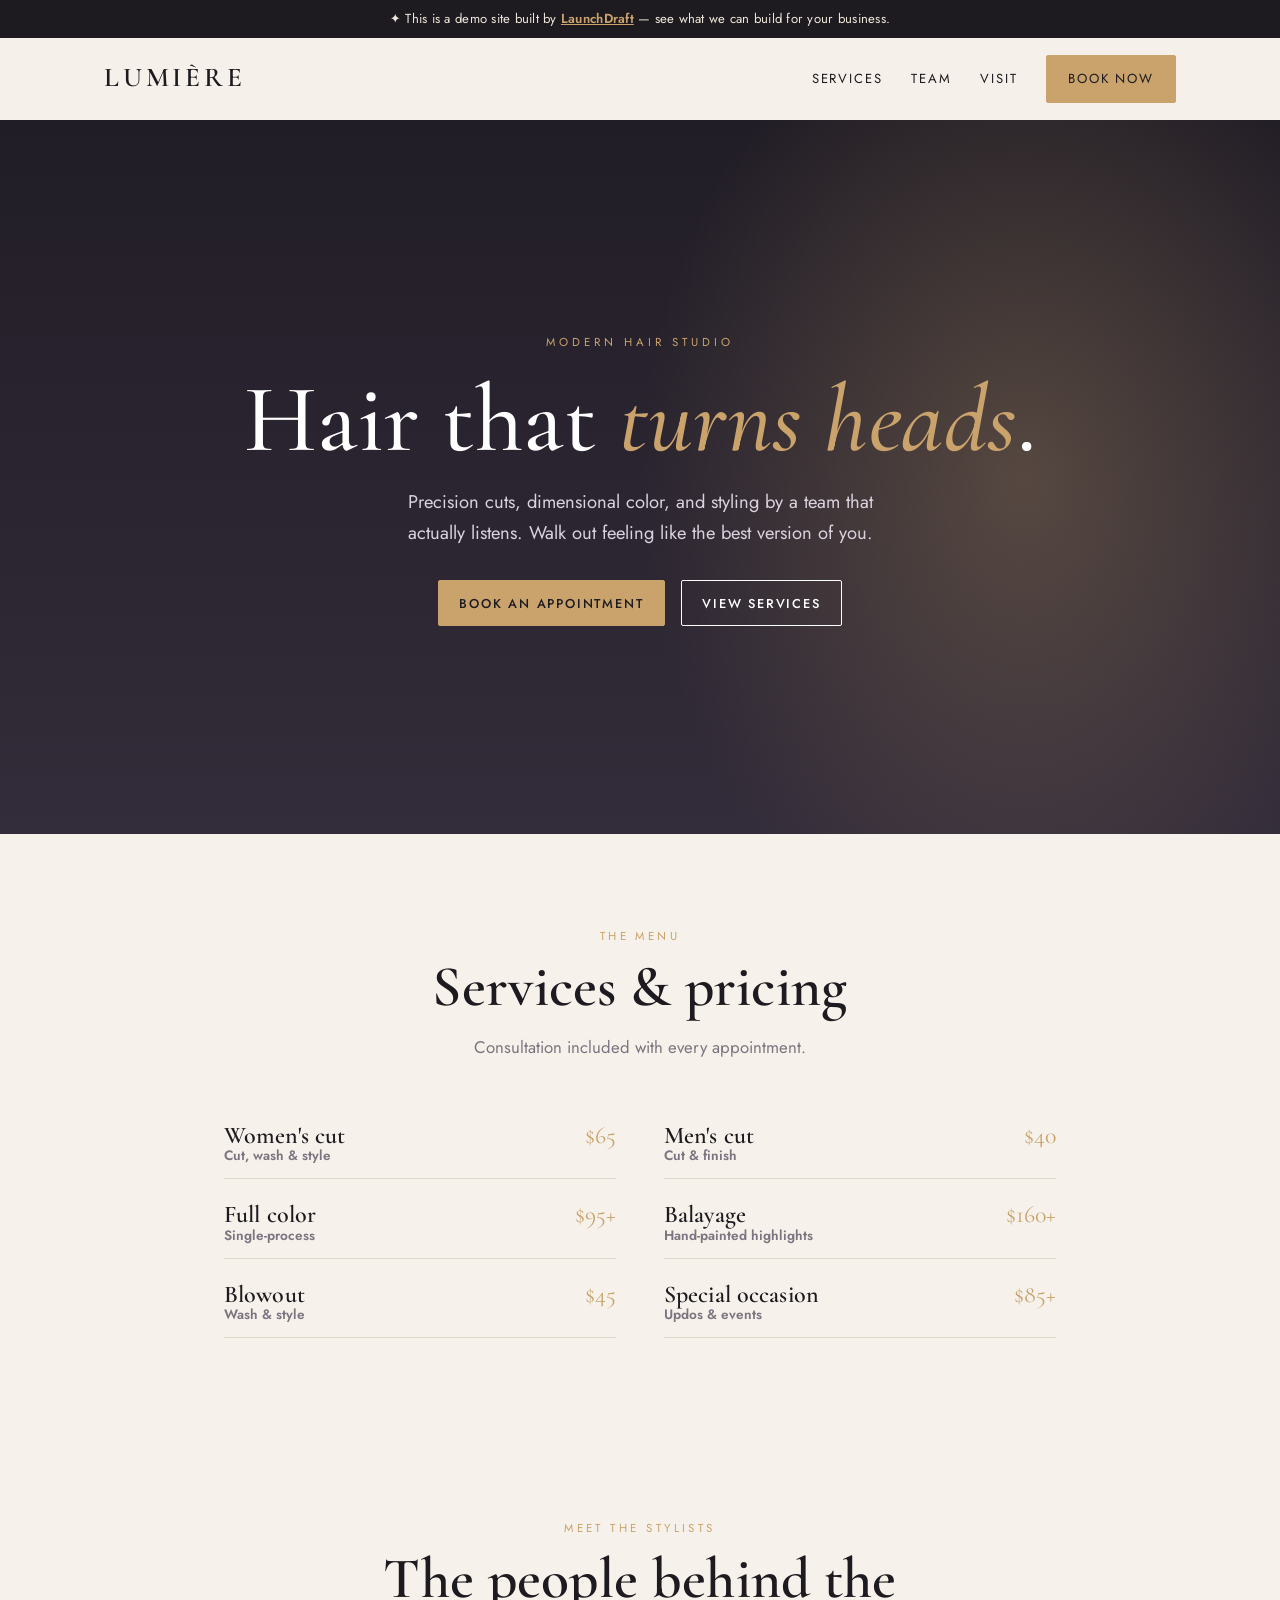
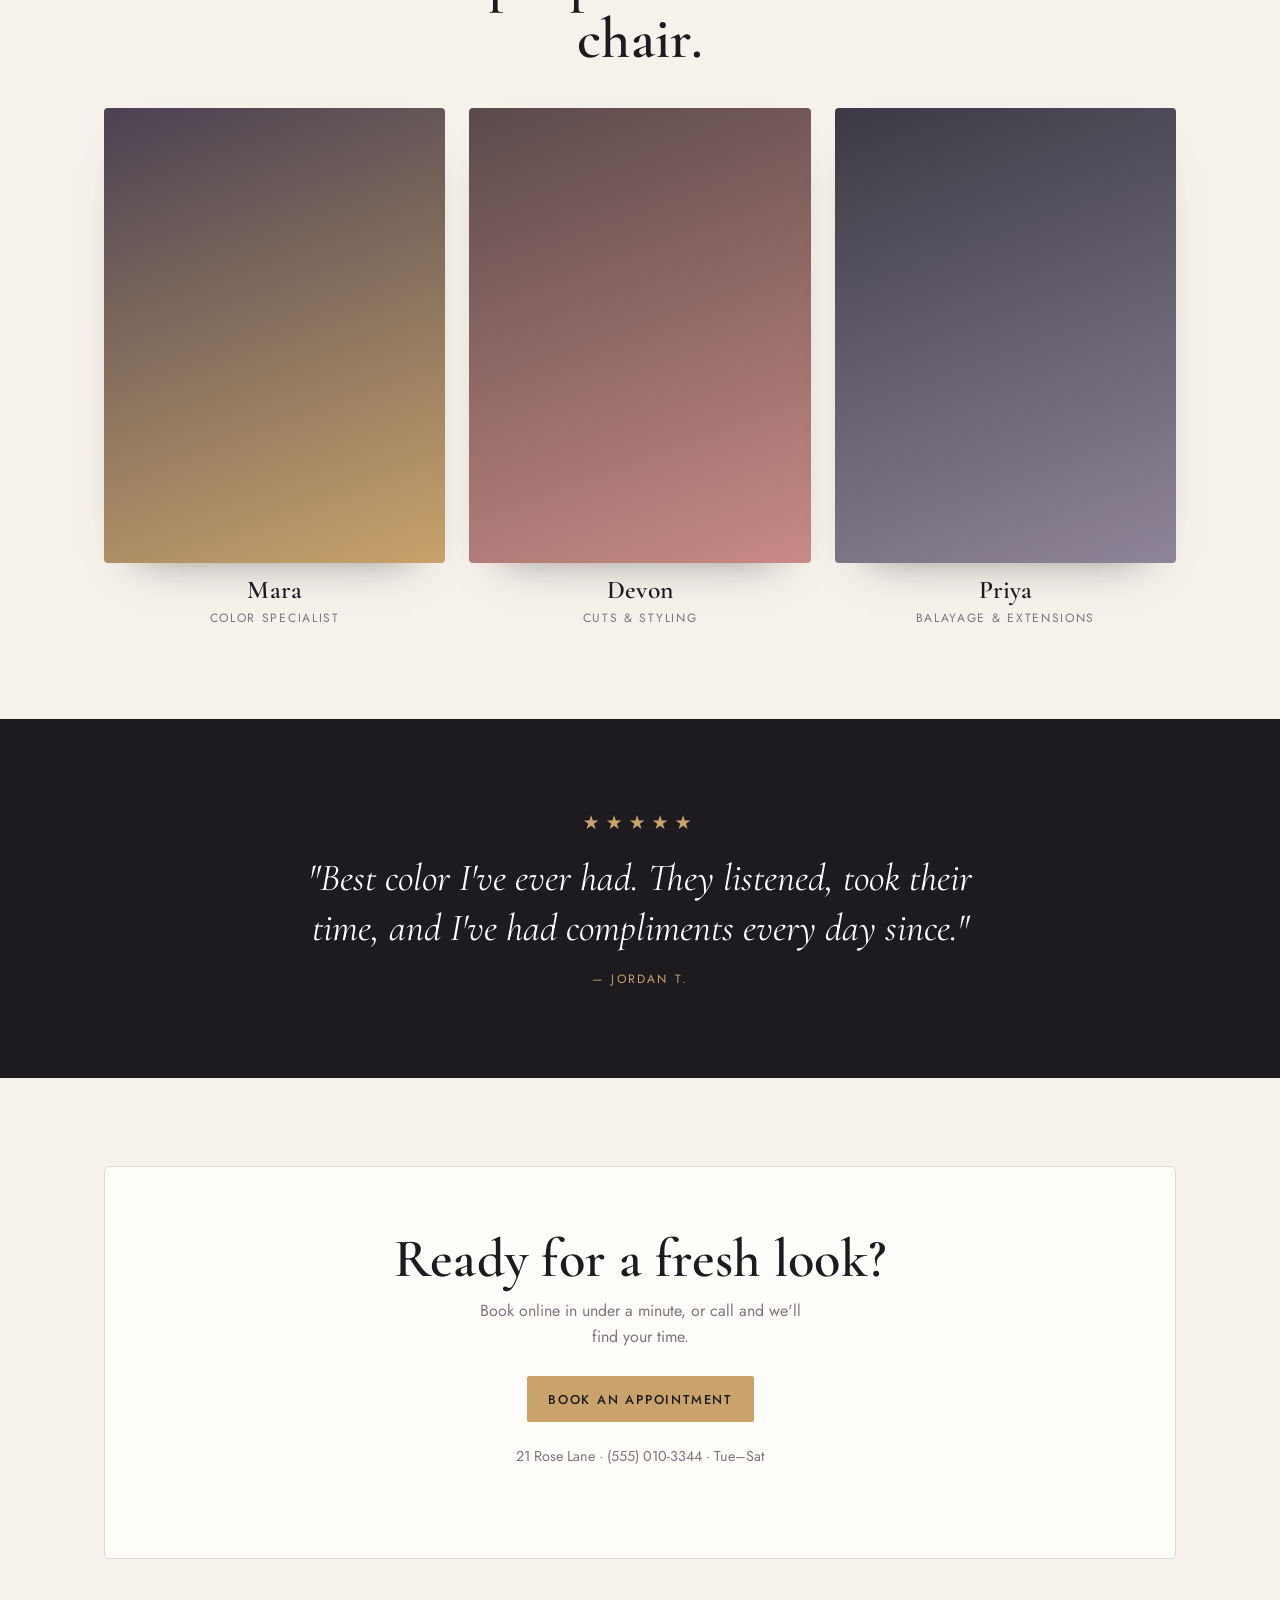
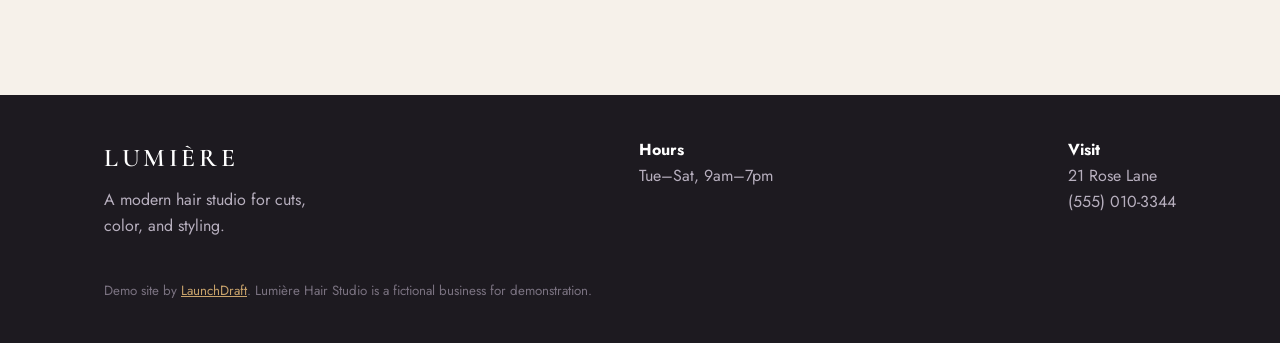
<file: demos/salon.html>
<!DOCTYPE html>
<html lang="en">
<head>
<meta charset="UTF-8" />
<meta name="viewport" content="width=device-width, initial-scale=1.0" />
<title>Lumière Hair Studio — Modern salon</title>
<meta name="description" content="Demo site by LaunchDraft. Lumière Hair Studio: cuts, color, and styling by a friendly, expert team." />
<meta name="robots" content="noindex" />
<link rel="preconnect" href="https://fonts.googleapis.com"><link rel="preconnect" href="https://fonts.gstatic.com" crossorigin>
<link href="https://fonts.googleapis.com/css2?family=Cormorant+Garamond:ital,wght@0,500;0,600;1,500&family=Jost:wght@300;400;500;600&display=swap" rel="stylesheet">
<link rel="icon" href="data:image/svg+xml,%3Csvg xmlns='http://www.w3.org/2000/svg' viewBox='0 0 32 32'%3E%3Crect width='32' height='32' rx='9' fill='%231d1a20'/%3E%3Ccircle cx='16' cy='16' r='7' fill='none' stroke='%23c9a36b' stroke-width='2'/%3E%3C/svg%3E">
<style>
  :root{ --ink:#1d1a20; --ink-2:#2c2731; --ivory:#f6f1ea; --paper:#fffdfa; --gold:#c9a36b; --rose:#c98a86; --muted:#7c7480; }
  *{box-sizing:border-box}
  body{margin:0;background:var(--ivory);color:var(--ink);font-family:'Jost',system-ui,sans-serif;font-weight:400;line-height:1.65;-webkit-font-smoothing:antialiased}
  h1,h2,h3{font-family:'Cormorant Garamond',Georgia,serif;font-weight:600;line-height:1.05;margin:0;letter-spacing:.005em}
  a{color:inherit;text-decoration:none}
  .wrap{width:100%;max-width:70rem;margin-inline:auto;padding-inline:1.5rem}
  .demobar{background:var(--ink);color:#efe7db;font-size:.82rem;letter-spacing:.02em;text-align:center;padding:.5rem 1rem}
  .demobar a{color:var(--gold);font-weight:600;text-decoration:underline}
  header.nav{position:sticky;top:0;z-index:20;background:color-mix(in srgb,var(--ivory) 90%,transparent);backdrop-filter:blur(8px)}
  .nav__in{display:flex;align-items:center;justify-content:space-between;padding-block:1.1rem}
  .brand{font-family:'Cormorant Garamond',serif;font-size:1.7rem;font-weight:600;letter-spacing:.14em;text-transform:uppercase;color:var(--ink)}
  .nav__links{display:flex;gap:1.8rem;align-items:center}
  .nav__links a{font-weight:400;font-size:.82rem;text-transform:uppercase;letter-spacing:.14em;color:var(--ink)}
  .btn{display:inline-flex;align-items:center;gap:.5rem;background:var(--ink);color:var(--ivory);font-size:.8rem;text-transform:uppercase;letter-spacing:.14em;font-weight:500;padding:.9em 1.6em;border-radius:2px;border:1px solid var(--ink);transition:.2s}
  .btn:hover{background:transparent;color:var(--ink)}
  .btn--gold{background:var(--gold);border-color:var(--gold);color:var(--ink)}
  .btn--gold:hover{background:transparent;color:var(--ink)}
  .btn--ghost{background:transparent;color:inherit;border-color:currentColor}
  @media(max-width:680px){.nav__links a:not(.btn){display:none}}

  .hero{background:linear-gradient(180deg,#211d26,#332c3a);color:var(--ivory);position:relative;overflow:hidden}
  .hero::before{content:"";position:absolute;right:-10%;top:-20%;width:60%;height:140%;background:radial-gradient(closest-side,rgba(201,163,107,.28),transparent);pointer-events:none}
  .hero .wrap{position:relative;text-align:center;padding-block:clamp(4rem,10vw,7.5rem)}
  .hero .eyebrow{text-transform:uppercase;letter-spacing:.35em;font-size:.72rem;color:var(--gold)}
  .hero h1{font-size:clamp(3rem,9vw,6rem);margin:1rem 0;color:#fff;font-weight:500}
  .hero h1 em{font-style:italic;color:var(--gold)}
  .hero p{max-width:44ch;margin:0 auto;color:#d9d2df;font-size:1.15rem}
  .hero__actions{display:flex;gap:1rem;justify-content:center;flex-wrap:wrap;margin-top:2rem}

  section{padding-block:clamp(3rem,7vw,5.5rem)}
  .head{text-align:center;max-width:40rem;margin:0 auto 2.4rem}
  .head .eyebrow{text-transform:uppercase;letter-spacing:.3em;font-size:.72rem;color:var(--gold)}
  .head h2{font-size:clamp(2.4rem,5vw,3.6rem);margin-top:.5rem}
  .head p{color:var(--muted);font-size:1.05rem}

  .prices{display:grid;grid-template-columns:1fr 1fr;gap:0 3rem;max-width:52rem;margin-inline:auto}
  .price-row{display:flex;justify-content:space-between;align-items:baseline;gap:1rem;padding:1rem 0;border-bottom:1px solid #e3dace}
  .price-row h3{font-size:1.5rem;font-weight:600}
  .price-row .sub{display:block;font-family:'Jost',sans-serif;font-size:.85rem;color:var(--muted);text-transform:none;letter-spacing:0}
  .price-row .amt{font-family:'Cormorant Garamond',serif;font-size:1.5rem;color:var(--gold);white-space:nowrap}
  @media(max-width:680px){.prices{grid-template-columns:1fr;gap:0}}

  .team{display:grid;grid-template-columns:repeat(3,1fr);gap:1.5rem}
  .stylist{text-align:center}
  .stylist .ph{aspect-ratio:3/4;border-radius:4px;margin-bottom:.9rem;box-shadow:0 24px 44px -34px rgba(29,26,32,.6)}
  .stylist:nth-child(1) .ph{background:linear-gradient(160deg,#4a4152,#c9a36b)}
  .stylist:nth-child(2) .ph{background:linear-gradient(160deg,#5a4a4a,#c98a86)}
  .stylist:nth-child(3) .ph{background:linear-gradient(160deg,#3c3944,#8f8598)}
  .stylist h3{font-size:1.6rem}
  .stylist span{color:var(--muted);text-transform:uppercase;letter-spacing:.14em;font-size:.75rem}
  @media(max-width:720px){.team{grid-template-columns:1fr 1fr}}
  @media(max-width:480px){.team{grid-template-columns:1fr}}

  .band{background:var(--ink);color:var(--ivory);text-align:center}
  .band .stars{color:var(--gold);letter-spacing:.3em;font-size:1.2rem}
  .band blockquote{font-family:'Cormorant Garamond',serif;font-size:clamp(1.6rem,3.5vw,2.4rem);font-style:italic;max-width:44rem;margin:1rem auto 0;color:#fff;line-height:1.3}
  .band figcaption{margin-top:1rem;text-transform:uppercase;letter-spacing:.18em;font-size:.75rem;color:var(--gold)}

  .cta{text-align:center;background:var(--paper);border:1px solid #e3dace;border-radius:6px;padding:clamp(2.6rem,5vw,4rem)}
  .cta h2{font-size:clamp(2.2rem,5vw,3.4rem)}
  .cta p{color:var(--muted);max-width:34ch;margin:.6rem auto 1.6rem}

  footer{background:var(--ink);color:#b7afbe;padding-block:2.6rem;margin-top:3rem}
  footer .grid{display:flex;flex-wrap:wrap;gap:2rem;justify-content:space-between}
  footer .brand{color:#fff}
  footer small{display:block;margin-top:1.5rem;color:#7a7280}
</style>

<style>
  .stylist .ph{overflow:hidden;position:relative}
  .stylist .ph img{position:absolute;inset:0;width:100%;height:100%;object-fit:cover;transition:transform .6s ease}
  .stylist:hover .ph img{transform:scale(1.05)}
</style>
</head>
<body>
  <div class="demobar">✦ This is a demo site built by <a href="../index.html">LaunchDraft</a> — see what we can build for your business.</div>

  <header class="nav"><div class="wrap nav__in">
    <a class="brand" href="#top">Lumière</a>
    <nav class="nav__links">
      <a href="#services">Services</a>
      <a href="#team">Team</a>
      <a href="#book">Visit</a>
      <a class="btn btn--gold" href="#book">Book now</a>
    </nav>
  </div></header>

  <main id="top">
    <section class="hero"><div class="wrap">
      <span class="eyebrow">Modern hair studio</span>
      <h1>Hair that <em>turns heads</em>.</h1>
      <p>Precision cuts, dimensional color, and styling by a team that actually listens. Walk out feeling like the best version of you.</p>
      <div class="hero__actions">
        <a class="btn btn--gold" href="#book">Book an appointment</a>
        <a class="btn btn--ghost" href="#services" style="color:#fff">View services</a>
      </div>
    </div></section>

    <section id="services"><div class="wrap">
      <div class="head"><span class="eyebrow">The menu</span><h2>Services &amp; pricing</h2><p>Consultation included with every appointment.</p></div>
      <div class="prices">
        <div class="price-row"><h3>Women's cut<span class="sub">Cut, wash &amp; style</span></h3><span class="amt">$65</span></div>
        <div class="price-row"><h3>Men's cut<span class="sub">Cut &amp; finish</span></h3><span class="amt">$40</span></div>
        <div class="price-row"><h3>Full color<span class="sub">Single-process</span></h3><span class="amt">$95+</span></div>
        <div class="price-row"><h3>Balayage<span class="sub">Hand-painted highlights</span></h3><span class="amt">$160+</span></div>
        <div class="price-row"><h3>Blowout<span class="sub">Wash &amp; style</span></h3><span class="amt">$45</span></div>
        <div class="price-row"><h3>Special occasion<span class="sub">Updos &amp; events</span></h3><span class="amt">$85+</span></div>
      </div>
    </div></section>

    <section id="team"><div class="wrap">
      <div class="head"><span class="eyebrow">Meet the stylists</span><h2>The people behind the chair.</h2></div>
      <div class="team">
        <div class="stylist"><div class="ph"><img src="https://loremflickr.com/450/600/hairstylist,portrait,woman?lock=41" alt="" loading="lazy" onerror="this.remove()"></div><h3>Mara</h3><span>Color specialist</span></div>
        <div class="stylist"><div class="ph"><img src="https://loremflickr.com/450/600/hairstylist,portrait?lock=42" alt="" loading="lazy" onerror="this.remove()"></div><h3>Devon</h3><span>Cuts &amp; styling</span></div>
        <div class="stylist"><div class="ph"><img src="https://loremflickr.com/450/600/hairdresser,portrait?lock=43" alt="" loading="lazy" onerror="this.remove()"></div><h3>Priya</h3><span>Balayage &amp; extensions</span></div>
      </div>
    </div></section>

    <section class="band"><div class="wrap">
      <div class="stars">★★★★★</div>
      <blockquote>"Best color I've ever had. They listened, took their time, and I've had compliments every day since."</blockquote>
      <figcaption>— Jordan T.</figcaption>
    </div></section>

    <section id="book"><div class="wrap">
      <div class="cta">
        <h2>Ready for a fresh look?</h2>
        <p>Book online in under a minute, or call and we'll find your time.</p>
        <a class="btn btn--gold" href="mailto:hello@lumiere.example">Book an appointment</a>
        <p style="margin-top:1.4rem;font-size:.9rem">21 Rose Lane · (555) 010-3344 · Tue–Sat</p>
      </div>
    </div></section>
  </main>

  <footer><div class="wrap">
    <div class="grid">
      <div><span class="brand" style="font-family:'Cormorant Garamond',serif;font-size:1.6rem;letter-spacing:.14em;text-transform:uppercase">Lumière</span><p style="max-width:24ch;margin-top:.5rem">A modern hair studio for cuts, color, and styling.</p></div>
      <div><strong style="color:#fff">Hours</strong><br>Tue–Sat, 9am–7pm</div>
      <div><strong style="color:#fff">Visit</strong><br>21 Rose Lane<br>(555) 010-3344</div>
    </div>
    <small>Demo site by <a href="../index.html" style="color:#c9a36b;text-decoration:underline">LaunchDraft</a>. Lumière Hair Studio is a fictional business for demonstration.</small>
  </div></footer>

  <!-- motion: scroll reveals + nav shadow (respects reduced-motion; content stays visible without JS) -->
  <style>
    html.js [data-rv]{opacity:0;transform:translateY(24px);transition:opacity .7s ease, transform .8s cubic-bezier(.2,.7,.2,1)}
    html.js [data-rv].in{opacity:1;transform:none}
    header.nav{transition:box-shadow .3s ease}
    header.nav.is-scrolled{box-shadow:0 12px 34px -24px rgba(0,0,0,.4)}
    @media (prefers-reduced-motion:reduce){ html.js [data-rv]{opacity:1!important;transform:none!important;transition:none!important} }
  </style>
  <script>
  (function(){
    document.documentElement.classList.add('js');
    var reduce=window.matchMedia('(prefers-reduced-motion: reduce)').matches;
    var sel='.hero .wrap > *, .head, .svc, .stat, .shot, .quote, .item, .about, .hours, .cta, .price-row, .stylist, .band .wrap > *, .hero__card';
    var els=[].slice.call(document.querySelectorAll(sel));
    els.forEach(function(e){ e.setAttribute('data-rv',''); });
    if(reduce || !('IntersectionObserver' in window)){ els.forEach(function(e){ e.classList.add('in'); }); }
    else {
      els.forEach(function(e){ var p=e.parentNode, k=p?[].slice.call(p.children).filter(function(c){return c.getAttribute&&c.getAttribute('data-rv')!==null}):[]; var i=k.indexOf(e); e.style.transitionDelay=(Math.min(i<0?0:i,5)*70)+'ms'; });
      var io=new IntersectionObserver(function(en){ en.forEach(function(x){ if(x.isIntersecting){ x.target.classList.add('in'); io.unobserve(x.target); } }); },{threshold:.12, rootMargin:'0px 0px -8% 0px'});
      els.forEach(function(e){ io.observe(e); });
    }
    var nav=document.querySelector('header.nav'); if(nav){ var os=function(){ nav.classList.toggle('is-scrolled', window.scrollY>8); }; os(); addEventListener('scroll', os, {passive:true}); }
  })();
  </script>
</body>
</html>
</file>
<file: styles.css>
/* =========================================================
   LaunchDraft — From Draft to Launch
   Palette: warm cream / deep ink / persimmon accent
   Type: Quicksand (logo) · Bricolage Grotesque (display) · Hanken Grotesk (body)
   ========================================================= */

:root {
  /* Palette */
  --bg: #faf6f0;
  --surface: #f2ebe1;
  --surface-2: #ece2d4;
  --ink: #17223b;
  --ink-soft: #33405c;
  --muted: #6f6a63;
  --line: #ded3c4;
  --accent: #e0501c;      /* logo orange — brand accent, CTAs/links only */
  --accent-ink: #a8380c;  /* darker orange for accent text on cream (AA) */
  --accent-deep: #b9400e; /* logo fold shadow — hover/pressed states */
  --accent-tint: #f4936a; /* lighter orange for accents on the ink sections */
  --paper: #ffffff;

  /* Fluid type scale (Major Third) */
  --text-sm:  clamp(0.80rem, 0.75rem + 0.24vw, 0.94rem);
  --text-base: clamp(1.00rem, 0.94rem + 0.30vw, 1.18rem);
  --text-lg:  clamp(1.20rem, 1.09rem + 0.55vw, 1.55rem);
  --text-xl:  clamp(1.50rem, 1.30rem + 1.00vw, 2.20rem);
  --text-2xl: clamp(1.95rem, 1.55rem + 2.00vw, 3.10rem);
  --text-3xl: clamp(2.55rem, 1.90rem + 3.25vw, 4.60rem);
  --text-4xl: clamp(3.30rem, 2.10rem + 6.00vw, 7.20rem);

  /* Spacing */
  --space-2xs: clamp(0.5rem, 0.46rem + 0.22vw, 0.63rem);
  --space-xs:  clamp(0.75rem, 0.68rem + 0.33vw, 0.94rem);
  --space-s:   clamp(1rem, 0.91rem + 0.43vw, 1.25rem);
  --space-m:   clamp(1.5rem, 1.37rem + 0.65vw, 1.88rem);
  --space-l:   clamp(2rem, 1.83rem + 0.87vw, 2.5rem);
  --space-xl:  clamp(3rem, 2.74rem + 1.30vw, 3.75rem);
  --space-2xl: clamp(4.5rem, 3.9rem + 3.0vw, 6.5rem);
  --space-3xl: clamp(6rem, 5rem + 5vw, 9rem);

  --radius: 14px;
  --radius-lg: 22px;
  --maxw: 76rem;
}

* { box-sizing: border-box; }

html { -webkit-text-size-adjust: 100%; }
@media (prefers-reduced-motion: no-preference) {
  html { scroll-behavior: smooth; }
}

body {
  margin: 0;
  background: var(--bg);
  color: var(--ink);
  font-family: 'Hanken Grotesk', system-ui, sans-serif;
  font-size: var(--text-base);
  line-height: 1.6;
  -webkit-font-smoothing: antialiased;
  -moz-osx-font-smoothing: grayscale;
  overflow-x: hidden;
}

::selection { background: var(--accent); color: #fff; }

h1, h2, h3 {
  font-family: 'Bricolage Grotesque', 'Hanken Grotesk', sans-serif;
  font-weight: 700;
  line-height: 1.02;
  letter-spacing: -0.03em;
  text-wrap: balance;
  margin: 0;
}
p { text-wrap: pretty; margin: 0; }

a { color: inherit; text-decoration: none; }

.wrap {
  width: 100%;
  max-width: var(--maxw);
  margin-inline: auto;
  padding-inline: var(--space-m);
}

/* Editorial overline */
.overline {
  font-family: 'Hanken Grotesk', sans-serif;
  font-size: var(--text-sm);
  text-transform: uppercase;
  letter-spacing: 0.22em;
  font-weight: 700;
  color: var(--accent-ink);
}

/* ---------- Buttons ---------- */
.btn {
  --pad-y: 0.85em;
  display: inline-flex;
  align-items: center;
  gap: 0.55em;
  font-family: 'Hanken Grotesk', sans-serif;
  font-weight: 700;
  font-size: var(--text-base);
  padding: var(--pad-y) 1.4em;
  border-radius: 999px;
  border: 2px solid var(--ink);
  cursor: pointer;
  transition: transform .18s ease, background .18s ease, color .18s ease, box-shadow .18s ease;
  will-change: transform;
}
.btn-primary {
  background: var(--accent);
  border-color: var(--accent);
  color: #fff;
  box-shadow: 0 0 0 0 rgba(224,80,28,.35);
}
/* Custom line arrow drawn via a mask so it takes each button's text color.
   font-size:0 hides the fallback "→" glyph in every browser. */
.btn .arrow {
  display: inline-block;
  width: 17px; height: 17px;
  font-size: 0; line-height: 0;
  background-color: currentColor;
  -webkit-mask: url("data:image/svg+xml,%3Csvg%20xmlns='http://www.w3.org/2000/svg'%20viewBox='0%200%2024%2024'%20fill='none'%20stroke='%23000'%20stroke-width='2.2'%20stroke-linecap='round'%20stroke-linejoin='round'%3E%3Cpath%20d='M5%2012h13M12%206l6%206-6%206'/%3E%3C/svg%3E") center / contain no-repeat;
          mask: url("data:image/svg+xml,%3Csvg%20xmlns='http://www.w3.org/2000/svg'%20viewBox='0%200%2024%2024'%20fill='none'%20stroke='%23000'%20stroke-width='2.2'%20stroke-linecap='round'%20stroke-linejoin='round'%3E%3Cpath%20d='M5%2012h13M12%206l6%206-6%206'/%3E%3C/svg%3E") center / contain no-repeat;
  transition: transform .2s ease;
}
@media (hover: hover) {
  .btn-primary:hover { background: var(--accent-deep); border-color: var(--accent-deep); transform: translateY(-2px); box-shadow: 0 12px 26px -12px rgba(216,52,15,.7); }
  .btn-primary:hover .arrow { transform: translateX(4px); }
  .btn-ghost:hover { background: var(--ink); color: var(--bg); transform: translateY(-2px); }
  .btn-ghost:hover .arrow { transform: translateX(4px); }
}
.btn-ghost { background: transparent; color: var(--ink); }
.btn:focus-visible { outline: 3px solid var(--accent); outline-offset: 3px; }
.btn:active { transform: translateY(0) scale(.98); }

/* ---------- Nav ---------- */
.nav {
  position: sticky;
  top: 0;
  z-index: 50;
  background: color-mix(in srgb, var(--bg) 86%, transparent);
  backdrop-filter: blur(12px);
  border-bottom: 1px solid transparent;
  transition: border-color .3s ease, background .3s ease;
}
.nav.scrolled { border-color: var(--line); }
/* Top bar spans the full width with comfortable side padding instead of the
   narrower centered content column, so it doesn't look inset on wide screens. */
.nav > .wrap { max-width: none; padding-inline: clamp(1.25rem, 3.5vw, 3.25rem); }
.nav__inner {
  display: flex;
  align-items: center;
  justify-content: space-between;
  gap: var(--space-m);
  padding-block: 0.9rem;
}
.logo {
  font-family: 'Quicksand', system-ui, sans-serif;
  font-weight: 700;
  font-size: 1.5rem;
  letter-spacing: -0.01em;
  color: var(--ink);
  display: inline-flex;
  align-items: center;
  gap: 0.55rem;
}
.logo__mark { display: block; width: 30px; height: 30px; }
.logo b { color: var(--accent); font-weight: 700; }

/* ---------- Hero ---------- */
.hero {
  position: relative;
  padding-top: var(--space-2xl);
  padding-bottom: var(--space-3xl);
  overflow: hidden;
}
.blueprint {
  position: absolute;
  inset: 0;
  background-image:
    linear-gradient(to right, rgba(23,34,59,.055) 1px, transparent 1px),
    linear-gradient(to bottom, rgba(23,34,59,.055) 1px, transparent 1px);
  background-size: 46px 46px;
  -webkit-mask-image: radial-gradient(120% 90% at 20% 0%, #000 35%, transparent 78%);
          mask-image: radial-gradient(120% 90% at 20% 0%, #000 35%, transparent 78%);
  pointer-events: none;
  z-index: 0;
}
.hero .wrap { position: relative; z-index: 1; }

.hero__title {
  font-size: var(--text-4xl);
  max-width: 15ch;
  margin-bottom: var(--space-m);
}
.hero__line { display: block; white-space: nowrap; }
/* Signature: Draft (outlined/sketch) -> Launch (solid persimmon) */
.word-draft {
  color: transparent;
  -webkit-text-stroke: 2px var(--ink);
  position: relative;
}
.word-draft::after {
  content: "";
  position: absolute; left: -.04em; right: -.04em; bottom: .06em;
  height: 3px;
  background: repeating-linear-gradient(90deg, var(--ink) 0 8px, transparent 8px 14px);
  opacity: .5;
}
.word-launch {
  color: var(--accent);
  position: relative;
  white-space: nowrap;
}
.word-launch .rocket {
  display: inline-block;
  width: .7em; height: .7em;
  vertical-align: baseline;
  margin-left: .08em;
}
.hero__sub {
  font-size: var(--text-lg);
  color: var(--ink-soft);
  max-width: 46ch;
  margin-bottom: var(--space-l);
}
.hero__actions { display: flex; flex-wrap: wrap; gap: var(--space-s); align-items: center; }
.hero__note { font-size: var(--text-sm); color: var(--muted); }

.hero__meta {
  margin-top: var(--space-2xl);
  display: flex;
  flex-wrap: wrap;
  gap: var(--space-xl) var(--space-2xl);
  border-top: 1px solid var(--line);
  padding-top: var(--space-l);
}
.hero__meta .stat b {
  font-family: 'Bricolage Grotesque', sans-serif;
  display: block;
  font-size: var(--text-xl);
  letter-spacing: -0.03em;
  line-height: 1;
}
.hero__meta .stat span { font-size: var(--text-sm); color: var(--muted); }

/* =========================================================
   HERO SHOWCASE  (blueprint -> finished site, on a loop)
   Fully self-contained. Deleting the .hero__showcase markup
   in index.html makes the :has() rule below no-op and the
   hero returns to a single column. Safe to remove wholesale.
   ========================================================= */
/* Two-column hero ONLY while the showcase exists */
@media (min-width: 1100px) {
  .hero .wrap:has(.hero__showcase) {
    display: grid;
    grid-template-columns: minmax(0, 1.02fr) minmax(0, .98fr);
    align-items: start;
    gap: var(--space-2xl);
  }
  /* Nudge the showcase up so it sits alongside the headline, not the copy */
  .hero .wrap:has(.hero__showcase) .hero__showcase { margin-top: var(--space-l); }
  /* Keep the three stats on one straight line despite the narrower column */
  .hero .wrap:has(.hero__showcase) .hero__meta {
    display: grid;
    grid-template-columns: repeat(3, auto);
    justify-content: start;
    gap: var(--space-m) var(--space-l);
    margin-top: var(--space-xl);
  }
  .hero .wrap:has(.hero__showcase) .hero__meta .stat b { font-size: var(--text-lg); }
}
.hero__showcase { display: none; }
@media (min-width: 1100px) {
  .hero__showcase {
    display: block;
    justify-self: end;
    width: 100%;
    max-width: 460px;
    perspective: 1400px;
  }
}

.showcase__card {
  --bp-blue: #3358c9;
  --bp-line: rgba(51,88,201,.55);
  border-radius: 16px;
  overflow: hidden;
  background: #fff;
  border: 1px solid var(--line);
  box-shadow: 0 40px 80px -42px rgba(23,34,59,.55), 0 8px 24px -18px rgba(23,34,59,.4);
  /* Resting angled pose; --sx/--sy are nudged by the pointer (main.js) */
  transform: rotateX(var(--sx, 2.5deg)) rotateY(var(--sy, -6deg));
  transform-style: preserve-3d;
  transition: transform .4s cubic-bezier(.22,.61,.36,1);
  will-change: transform;
}
.showcase__card.is-tilting { transition: transform .12s ease-out; }
.showcase__bar {
  display: flex; align-items: center; gap: .6rem;
  padding: .55rem .8rem;
  background: var(--surface);
  border-bottom: 1px solid var(--line);
}
.showcase__dots { display: flex; gap: 5px; }
.showcase__dots i { width: 8px; height: 8px; border-radius: 50%; background: var(--line); }
.showcase__dots i:first-child { background: #e0725a; }
.showcase__url {
  flex: 1; text-align: center; font-size: 11px; letter-spacing: .01em;
  color: var(--muted); font-family: 'Hanken Grotesk', sans-serif;
  background: var(--bg); border-radius: 999px; padding: .18em .8em; margin-right: 34px;
}

.showcase__screen {
  position: relative;
  aspect-ratio: 4 / 3.35;
  overflow: hidden;
  background: #fff;
}

/* ---- Finished mini site (its own little green brand) ---- */
.mini {
  --g-bg: #f3f8f2; --g-ink: #1c3a2c; --g-soft: #4a6a58;
  --g-accent: #2f9e6b; --g-line: rgba(28,58,44,.14);
  position: absolute; inset: 0;
  background: var(--g-bg); color: var(--g-ink);
  padding: 7% 7% 7.5%;
  display: flex; flex-direction: column; gap: 5%;
  font-family: 'Hanken Grotesk', sans-serif;
  opacity: 0;
  animation: mini-cycle 9s ease-in-out infinite;
}
.mini__nav { display: flex; align-items: center; justify-content: space-between; }
.mini__logo { display: flex; align-items: center; gap: 6px; font-weight: 700; font-size: 11px; letter-spacing: -.01em; }
.mini__logo i { width: 12px; height: 12px; border-radius: 50%; background: var(--g-accent); }
.mini__links { display: flex; gap: 8px; }
.mini__links i { width: 16px; height: 3px; border-radius: 2px; background: var(--g-line); }
.mini__cta { font-size: 9px; font-weight: 700; color: #fff; background: var(--g-ink); padding: .35em .75em; border-radius: 999px; }
.mini__hero { display: flex; gap: 6%; align-items: stretch; flex: 1; }
.mini__copy { flex: 1.15; display: flex; flex-direction: column; gap: 7px; justify-content: center; }
.mini__eyebrow { font-size: 8px; font-weight: 700; text-transform: uppercase; letter-spacing: .14em; color: var(--g-accent); }
.mini__h1 { font-family: 'Bricolage Grotesque', sans-serif; font-weight: 800; font-size: 17px; line-height: 1.05; letter-spacing: -.02em; }
.mini__p { height: 4px; border-radius: 2px; background: var(--g-line); width: 92%; }
.mini__p--short { width: 62%; }
.mini__btn { align-self: flex-start; margin-top: 3px; font-size: 9px; font-weight: 700; color: #fff; background: var(--g-accent); padding: .5em .9em; border-radius: 8px; }
.mini__art { flex: .85; border-radius: 12px; background: linear-gradient(155deg, #4bbf86, #1f7a51); color: #eafff4; display: grid; place-items: center; box-shadow: inset 0 0 0 1px rgba(255,255,255,.15); }
.mini__art svg { width: 54%; }
.mini__cards { display: flex; gap: 5%; }
.mini__tile { flex: 1; height: 30px; border-radius: 8px; background: #fff; border: 1px solid var(--g-line); box-shadow: 0 6px 14px -10px rgba(28,58,44,.5); }

/* ---- Blueprint overlay (the "draft") ---- */
.mini-bp {
  position: absolute; inset: 0;
  background:
    linear-gradient(to right, rgba(51,88,201,.09) 1px, transparent 1px) 0 0 / 20px 20px,
    linear-gradient(to bottom, rgba(51,88,201,.09) 1px, transparent 1px) 0 0 / 20px 20px,
    #f7f9ff;
  animation: bp-cycle 9s ease-in-out infinite;
}
.mini-bp__tag {
  position: absolute; top: 8px; right: 8px; z-index: 2;
  font-family: ui-monospace, 'SFMono-Regular', Menlo, monospace;
  font-size: 8px; font-weight: 700; letter-spacing: .12em; text-transform: uppercase;
  color: #fff; background: var(--bp-blue); padding: .3em .6em; border-radius: 5px;
}
.bp {
  position: absolute;
  border: 1.5px dashed var(--bp-line);
  border-radius: 5px;
  display: grid; place-items: center;
}
.bp b {
  font-family: ui-monospace, 'SFMono-Regular', Menlo, monospace;
  font-size: 8px; font-weight: 700; letter-spacing: .08em;
  color: var(--bp-blue); opacity: .85; text-transform: lowercase;
}
.bp-nav  { top: 7%;  left: 6%;  width: 88%; height: 10%; }
.bp-logo { top: 8.5%; left: 8%; width: 24%; height: 7%; border-style: solid; }
.bp-h1   { top: 24%; left: 6%;  width: 46%; height: 15%; }
.bp-line { top: 42%; left: 6%;  width: 42%; height: 5%; border-radius: 3px; }
.bp-line--2 { top: 50%; width: 30%; }
.bp-btn  { top: 58%; left: 6%;  width: 28%; height: 10%; border-style: solid; }
.bp-img  { top: 24%; left: 58%; width: 36%; height: 32%; overflow: hidden; }
/* wireframe image X: corner-to-corner, always fits the box */
.bp-img__x { position: absolute; inset: 0; width: 100%; height: 100%; }
.bp-img__x line { stroke: var(--bp-line); stroke-width: 1.5; }
.bp-img b { position: relative; z-index: 1; background: #f7f9ff; padding: 0 3px; }
.bp-tile { top: 73%; width: 26%; height: 17%; }
.bp-tile--1 { left: 6%; }
.bp-tile--2 { left: 37%; }
.bp-tile--3 { left: 68%; }

@keyframes bp-cycle {
  0%, 24%   { opacity: 1; }
  38%, 88%  { opacity: 0; }
  100%      { opacity: 1; }
}
@keyframes mini-cycle {
  0%, 22%   { opacity: 0; transform: translateY(9px) scale(.985); }
  40%, 88%  { opacity: 1; transform: none; }
  100%      { opacity: 0; transform: translateY(9px) scale(.985); }
}
@media (prefers-reduced-motion: reduce) {
  .mini { opacity: 1; animation: none; transform: none; }
  .mini-bp { animation: none; opacity: 0; }
}

/* ---------- Section scaffolding ---------- */
.section { padding-block: var(--space-3xl); position: relative; }
.section--ink { background: var(--ink); color: var(--bg); }
.section--surface { background: var(--surface); }
.section__head { max-width: 52rem; margin-bottom: var(--space-xl); }
.section__head h2 { font-size: var(--text-3xl); margin-block: var(--space-2xs) 0; }
.section__head p { color: var(--ink-soft); font-size: var(--text-lg); margin-top: var(--space-s); }
.section--ink .section__head p { color: rgba(250,246,240,.72); }
.section--ink .overline { color: var(--accent-tint); }

/* ---------- Steps (how it works) ---------- */
.steps { display: grid; grid-template-columns: repeat(3, 1fr); gap: var(--space-l); counter-reset: step; }
.step {
  position: relative;
  padding-top: var(--space-l);
  border-top: 2px solid rgba(250,246,240,.18);
}
.step__num {
  font-family: 'Bricolage Grotesque', sans-serif;
  font-size: clamp(2.5rem, 6vw, 4.2rem);
  font-weight: 800;
  letter-spacing: -0.04em;
  line-height: 1;
  color: transparent;
  -webkit-text-stroke: 1.5px rgba(250,246,240,.6);
}
.step h3 { font-size: var(--text-xl); margin-top: var(--space-s); }
.step p { color: rgba(250,246,240,.72); margin-top: var(--space-2xs); font-size: var(--text-base); }
.step:nth-child(2) .step__num { -webkit-text-stroke-color: var(--accent-tint); color: var(--accent); -webkit-text-fill-color: var(--accent); }

/* ---------- Features ---------- */
.features { display: grid; grid-template-columns: repeat(12, 1fr); gap: var(--space-m); }
.feature {
  grid-column: span 4;
  background: var(--paper);
  border: 1px solid var(--line);
  border-radius: var(--radius-lg);
  padding: var(--space-l);
  transition: transform .25s ease, box-shadow .25s ease, border-color .25s ease;
}
.feature:nth-child(1) { grid-column: span 5; }
.feature:nth-child(2) { grid-column: span 7; }
.feature:nth-child(3) { grid-column: span 7; }
.feature:nth-child(4) { grid-column: span 5; }
@media (hover: hover) {
  .feature:hover { transform: translateY(-4px); box-shadow: 0 22px 44px -28px rgba(23,34,59,.4); border-color: var(--ink); }
}
.feature__icon {
  width: 46px; height: 46px;
  display: grid; place-items: center;
  border-radius: 12px;
  background: var(--surface);
  color: var(--accent-ink);
  margin-bottom: var(--space-s);
}
.feature__icon svg { width: 24px; height: 24px; }
.feature h3 { font-size: var(--text-lg); }
.feature p { color: var(--ink-soft); margin-top: var(--space-2xs); font-size: var(--text-base); }

/* ---------- Pricing ---------- */
.plans { display: grid; grid-template-columns: repeat(2, 1fr); gap: var(--space-m); align-items: start; max-width: 46rem; margin-inline: auto; }
.plan {
  background: var(--paper);
  border: 1px solid var(--line);
  border-radius: var(--radius-lg);
  padding: var(--space-l);
  display: flex;
  flex-direction: column;
  gap: var(--space-s);
  transition: transform .25s ease, box-shadow .25s ease;
}
.plan--featured {
  background: var(--ink);
  color: var(--bg);
  border-color: var(--ink);
  transform: translateY(-10px);
  box-shadow: 0 30px 60px -30px rgba(23,34,59,.55);
}
.plan--featured .plan__desc { color: rgba(250,246,240,.7); }
.plan--featured .plan__feat li { color: rgba(250,246,240,.85); }
.plan--featured .plan__setup { color: rgba(250,246,240,.6); }
.plan__tag {
  align-self: flex-start;
  font-size: var(--text-sm);
  font-weight: 700;
  text-transform: uppercase;
  letter-spacing: 0.14em;
  color: var(--accent-ink);
}
.plan--featured .plan__tag { color: var(--accent-tint); }
.plan__badge {
  align-self: flex-start;
  font-size: 0.72rem;
  font-weight: 800;
  letter-spacing: 0.12em;
  text-transform: uppercase;
  background: var(--accent);
  color: #fff;
  padding: .35em .8em;
  border-radius: 999px;
  margin-bottom: -0.4rem;
}
.plan__name { font-size: var(--text-xl); }
.plan__desc { color: var(--ink-soft); font-size: var(--text-sm); min-height: 3.4em; }
.plan__price { display: flex; align-items: baseline; gap: .35rem; margin-top: var(--space-2xs); }
.plan__price b { font-family: 'Bricolage Grotesque', sans-serif; font-size: var(--text-2xl); letter-spacing: -0.03em; line-height: 1; }
.plan__price span { font-size: var(--text-sm); color: var(--muted); }
.plan--featured .plan__price span { color: rgba(250,246,240,.6); }
.plan__setup { font-size: var(--text-sm); color: var(--muted); }
.plan__feat { list-style: none; padding: 0; margin: var(--space-2xs) 0 0; display: grid; gap: .6rem; font-size: var(--text-base); }
.plan__feat li { display: flex; gap: .6rem; align-items: flex-start; color: var(--ink-soft); }
.plan__feat li.hi { font-weight: 700; color: var(--ink); }
.plan--featured .plan__feat li.hi { color: #fff; }
.plan__feat svg { width: 18px; height: 18px; flex: none; margin-top: .28em; color: var(--accent); }
.plan .btn { width: 100%; justify-content: center; margin-top: auto; }
.plan--featured .btn-ghost { border-color: var(--bg); color: var(--bg); }
@media (hover: hover) {
  .plan--featured .btn-ghost:hover { background: var(--bg); color: var(--ink); }
}
.plans__note { text-align: center; color: var(--muted); font-size: var(--text-sm); margin-top: var(--space-l); }

/* ---------- CTA band ---------- */
.cta-band { position: relative; overflow: hidden; }
.cta-band .wrap {
  background: var(--accent);
  color: #fff;
  border-radius: var(--radius-lg);
  padding: var(--space-2xl) var(--space-xl);
  text-align: center;
  position: relative;
}
.cta-band h2 { font-size: var(--text-3xl); color: #fff; }
.cta-band p { color: #fff; font-size: var(--text-lg); margin: var(--space-s) auto var(--space-l); max-width: 44ch; }
.cta-band .btn-primary { background: var(--ink); border-color: var(--ink); }
@media (hover: hover) { .cta-band .btn-primary:hover { background: #0d1526; border-color: #0d1526; } }

/* ---------- Footer ---------- */
.footer { background: var(--ink); color: var(--bg); padding-block: var(--space-2xl) var(--space-l); }
.footer__grid { display: grid; grid-template-columns: 1.6fr 1fr 1fr 1fr; gap: var(--space-l); }
.footer .logo { color: var(--bg); }
.footer__tag { color: rgba(250,246,240,.6); margin-top: var(--space-s); max-width: 34ch; font-size: var(--text-sm); }
.footer h4 { font-family: 'Hanken Grotesk', sans-serif; font-size: var(--text-sm); text-transform: uppercase; letter-spacing: 0.14em; color: var(--accent-tint); margin: 0 0 var(--space-s); }
.footer ul { list-style: none; padding: 0; margin: 0; display: grid; gap: .6rem; }
.footer ul a { color: rgba(250,246,240,.78); font-size: var(--text-sm); }
@media (hover: hover) { .footer ul a:hover { color: #fff; } }
.footer__bottom {
  display: flex; flex-wrap: wrap; gap: var(--space-s); justify-content: space-between;
  margin-top: var(--space-2xl);
  padding-top: var(--space-l);
  border-top: 1px solid rgba(250,246,240,.14);
  font-size: var(--text-sm);
  color: rgba(250,246,240,.55);
}

/* ---------- Reveal animation ----------
   Uses the `translate` property (not `transform`) so it never fights the
   hover `transform` on interactive cards. The hidden state is gated on
   `html.js`, so if JavaScript is blocked or fails, content stays fully
   visible instead of disappearing. */
.reveal { transition: opacity .7s ease, translate .7s cubic-bezier(.2,.7,.2,1); }
html.js .reveal { opacity: 0; translate: 0 22px; }
html.js .reveal.in { opacity: 1; translate: 0; }

/* Interactive cards also carry .reveal; give them a combined transition so the
   hover rise, shadow, and border all animate (the reveal transition alone
   would otherwise replace them and make the border change instant). */
.feature.reveal, .glance__card.reveal, .plan.reveal, .compare__card.reveal {
  transition: opacity .6s ease, translate .6s cubic-bezier(.2,.7,.2,1),
              transform .25s ease, box-shadow .25s ease, border-color .25s ease;
}

@media (prefers-reduced-motion: reduce) {
  html.js .reveal, .reveal { opacity: 1; translate: 0; transition: none; }
}

/* ---------- Responsive ---------- */
@media (max-width: 900px) {
  .steps { grid-template-columns: 1fr; gap: var(--space-m); }
  .features > .feature { grid-column: span 12 !important; }
  .plans { grid-template-columns: 1fr; }
  .plan--featured { transform: none; }
  .footer__grid { grid-template-columns: 1fr 1fr; }
}
@media (max-width: 520px) {
  .footer__grid { grid-template-columns: 1fr; }
  .word-draft { -webkit-text-stroke-width: 1.4px; }
}

/* =========================================================
   Additions: cursor, marquee, mobile nav, load-in, forms
   ========================================================= */

/* ---------- Load-in (hero rises, staggered via --i) ---------- */
.reveal { transition-delay: calc(var(--i, 0) * 70ms); }

/* ---------- Sliding slogan bar (between hero and process) ---------- */
.marquee {
  background: var(--accent);
  color: var(--ink);
  overflow: hidden;
  border-top: 2px solid var(--ink);
  border-bottom: 2px solid var(--ink);
  padding-block: .7rem;
  display: flex;
}
.marquee__track {
  display: inline-flex;
  align-items: center;
  flex: none;
  white-space: nowrap;
  will-change: transform;
  animation: marquee 13s linear infinite;
}
.marquee__track span {
  font-family: 'Bricolage Grotesque', sans-serif;
  font-weight: 800;
  font-size: clamp(1.1rem, 1.4vw + .8rem, 1.9rem);
  letter-spacing: -0.02em;
  text-transform: uppercase;
  padding-inline: 1.2rem;
  display: inline-flex; align-items: center; gap: 1.2rem;
}
.marquee__track svg { width: 1em; height: 1em; flex: none; }
@keyframes marquee { to { transform: translateX(-50%); } }
@media (hover: hover) { .marquee:hover .marquee__track { animation-play-state: paused; } }
@media (prefers-reduced-motion: reduce) {
  .marquee__track { animation: none; transform: none; }
}

/* ---------- Nav menu + hamburger (new structure) ---------- */
.nav__menu { display: flex; align-items: center; gap: clamp(1rem, 2vw, 2rem); }
.nav__menu a.link {
  font-weight: 600; font-size: var(--text-sm); letter-spacing: 0.01em;
  position: relative; padding-block: 4px;
}
.nav__menu a.link::after {
  content: ""; position: absolute; left: 0; bottom: 0; width: 100%; height: 2px;
  background: var(--accent); transform: scaleX(0); transform-origin: right;
  transition: transform .28s ease;
}
.nav__menu a.link[aria-current="page"]::after { transform: scaleX(1); transform-origin: left; }
@media (hover: hover) { .nav__menu a.link:hover::after { transform: scaleX(1); transform-origin: left; } }
/* Keyboard focus: reveal the underline and add a clear outline */
.nav__menu a.link:focus-visible { outline: 2px solid var(--accent); outline-offset: 5px; border-radius: 3px; }
.nav__menu a.link:focus-visible::after { transform: scaleX(1); transform-origin: left; }

.nav__toggle {
  display: none;
  width: 44px; height: 44px;
  border: none; background: transparent; padding: 10px;
  flex-direction: column; justify-content: center; gap: 5px;
}
.nav__toggle span {
  display: block; height: 2px; width: 100%; background: var(--ink);
  border-radius: 2px; transition: transform .3s ease, opacity .2s ease;
}
body.menu-open .nav__toggle span:nth-child(1) { transform: translateY(7px) rotate(45deg); }
body.menu-open .nav__toggle span:nth-child(2) { opacity: 0; }
body.menu-open .nav__toggle span:nth-child(3) { transform: translateY(-7px) rotate(-45deg); }

@media (max-width: 820px) {
  /* Drop the blur on mobile: backdrop-filter creates a containing block
     that would trap the fixed menu panel inside the nav bar's height. */
  .nav { backdrop-filter: none; -webkit-backdrop-filter: none; background: var(--bg); }
  .nav__toggle { display: flex; z-index: 60; }
  .nav__menu {
    position: fixed; inset: 0 0 0 auto; z-index: 55;
    width: min(80vw, 320px);
    flex-direction: column; align-items: flex-start; justify-content: flex-start;
    gap: var(--space-m);
    padding: 5.75rem var(--space-l) var(--space-2xl);
    background: var(--bg);
    border-left: 2px solid var(--ink);
    transform: translateX(100%);
    transition: transform .34s cubic-bezier(.4,0,.2,1);
    box-shadow: -30px 0 60px -30px rgba(23,34,59,.4);
  }
  body.menu-open .nav__menu { transform: translateX(0); }
  .nav__menu a.link { font-size: var(--text-lg); font-weight: 700; }
  .nav__menu .btn { width: 100%; justify-content: center; margin-top: var(--space-2xs); }
  body.menu-open::after {
    content: ""; position: fixed; inset: 0; z-index: 40;
    background: rgba(23,34,59,.32); backdrop-filter: blur(2px);
  }
}

/* ---------- Page hero (interior pages) ---------- */
.page-hero {
  position: relative; overflow: hidden;
  padding-top: var(--space-2xl); padding-bottom: var(--space-xl);
}
.page-hero .wrap { position: relative; z-index: 1; }
.page-hero h1 { font-size: var(--text-3xl); max-width: 18ch; }
.page-hero p { font-size: var(--text-lg); color: var(--ink-soft); max-width: 52ch; margin-top: var(--space-s); }

/* ---------- Forms (Start a draft) ---------- */
.form-wrap { max-width: 46rem; }
.form { display: grid; gap: var(--space-m); }
.form__row { display: grid; gap: var(--space-m); grid-template-columns: 1fr 1fr; }
.field { display: grid; gap: .5rem; }
.field > label { font-weight: 700; font-size: var(--text-sm); }
.field .hint { font-size: var(--text-sm); color: var(--muted); }
.field input, .field textarea, .field select {
  font: inherit; color: var(--ink);
  background: var(--paper);
  border: 1.5px solid var(--line);
  border-radius: 12px;
  padding: .8em 1em;
  transition: border-color .2s ease, box-shadow .2s ease;
}
.field textarea { min-height: 8rem; resize: vertical; }
.field input:focus, .field textarea:focus, .field select:focus {
  outline: none; border-color: var(--accent);
  box-shadow: 0 0 0 4px rgba(224,80,28,.14);
}
.field input::placeholder, .field textarea::placeholder { color: #6f6656; }
/* Plan chooser as a fieldset — reset native chrome, style the legend like a label */
fieldset.field { border: 0; margin: 0; padding: 0; min-inline-size: auto; }
fieldset.field legend { padding: 0; font-weight: 700; font-size: var(--text-sm); }

/* Plan chooser (radio cards) */
.plan-picker { display: grid; gap: var(--space-s); grid-template-columns: repeat(2, 1fr); }
.plan-opt { position: relative; }
.plan-opt input { position: absolute; opacity: 0; inset: 0; cursor: pointer; }
.plan-opt label {
  display: block; height: 100%;
  border: 1.5px solid var(--line); border-radius: 14px;
  padding: var(--space-s); background: var(--paper);
  transition: border-color .2s ease, box-shadow .2s ease, transform .2s ease;
}
.plan-opt label b { display: block; font-family: 'Bricolage Grotesque', sans-serif; font-size: var(--text-lg); }
.plan-opt label small { color: var(--muted); font-size: var(--text-sm); }
.plan-opt input:checked + label {
  border-color: var(--accent); box-shadow: 0 0 0 3px rgba(224,80,28,.14); transform: translateY(-2px);
}
.plan-opt input:focus-visible + label { outline: 3px solid var(--accent); outline-offset: 2px; }

.form__submit { display: flex; align-items: center; gap: var(--space-m); flex-wrap: wrap; }
.form__note { font-size: var(--text-sm); color: var(--muted); }
.form-success {
  display: none; align-items: flex-start; gap: .8rem;
  background: var(--surface); border: 1.5px solid var(--line);
  border-radius: 14px; padding: var(--space-m);
}
.form-success.show { display: flex; }
.form-success svg { width: 26px; height: 26px; color: var(--accent); flex: none; }

/* Inline validation, LaunchDraft style */
.field__error {
  display: none; align-items: center; gap: .4rem;
  font-size: var(--text-sm); font-weight: 600; color: #c8392b;
  margin-top: -.15rem;
}
.field__error svg { width: 15px; height: 15px; flex: none; }
.field--error > label,
.field--error > legend { color: #c8392b; }
.field--error input,
.field--error textarea,
.field--error select {
  border-color: #d4493b;
  background: #fbecea;
}
.field--error input:focus,
.field--error textarea:focus,
.field--error select:focus {
  border-color: #d4493b;
  box-shadow: 0 0 0 4px rgba(200,57,43,.16);
}
.field--error .field__error { display: flex; }
.field--fieldset.field--error .plan-opt label { border-color: #d4493b; }

/* Submit button shakes when a submit attempt fails validation */
@keyframes ld-shake {
  10%, 90% { transform: translateX(-1px); }
  20%, 80% { transform: translateX(2px); }
  30%, 50%, 70% { transform: translateX(-5px); }
  40%, 60% { transform: translateX(5px); }
}
.btn--shake { animation: ld-shake .5s cubic-bezier(.36,.07,.19,.97) both; }
@media (prefers-reduced-motion: reduce) { .btn--shake { animation: none; } }

@media (max-width: 640px) {
  .form__row { grid-template-columns: 1fr; }
  .plan-picker { grid-template-columns: 1fr; }
}

/* ---------- Plans at a glance (home teaser) ---------- */
.glance { display: grid; grid-template-columns: repeat(2, 1fr); gap: var(--space-m); align-items: stretch; max-width: 46rem; margin-inline: auto; }
.glance__card {
  display: flex; flex-direction: column; gap: .5rem;
  background: var(--paper); border: 1px solid var(--line);
  border-radius: var(--radius-lg); padding: var(--space-l);
  transition: transform .25s ease, box-shadow .25s ease, border-color .25s ease;
}
@media (hover: hover) {
  .glance__card:hover { transform: translateY(-4px); box-shadow: 0 20px 42px -28px rgba(23,34,59,.32); }
  /* Only the "Most popular" card gets the orange edge — a touch more presence */
  .glance__card--featured:hover { border-color: var(--accent); box-shadow: 0 0 0 2px rgba(224,80,28,.4), 0 24px 48px -26px rgba(224,80,28,.42); }
  .glance__card:hover .glance__go span { transform: translateX(4px); }
}
.glance__card--featured { background: var(--ink); color: var(--bg); border-color: var(--ink); }
.glance__badge {
  align-self: flex-start; font-size: 0.72rem; font-weight: 800; letter-spacing: 0.12em;
  text-transform: uppercase; background: var(--accent); color: #fff;
  padding: .35em .8em; border-radius: 999px; margin-bottom: .2rem;
}
.glance__tag { font-size: var(--text-sm); font-weight: 700; text-transform: uppercase; letter-spacing: 0.14em; color: var(--accent-ink); }
.glance__card--featured .glance__tag { color: var(--accent-tint); }
.glance__name { font-family: 'Bricolage Grotesque', sans-serif; font-size: var(--text-lg); font-weight: 700; letter-spacing: -0.02em; }
.glance__price { font-family: 'Bricolage Grotesque', sans-serif; font-size: var(--text-2xl); letter-spacing: -0.03em; line-height: 1; margin-top: .2rem; }
.glance__price small { font-family: 'Hanken Grotesk', sans-serif; font-size: var(--text-sm); font-weight: 500; color: var(--muted); margin-left: .3rem; }
.glance__card--featured .glance__price small { color: rgba(250,246,240,.6); }
.glance__line { color: var(--ink-soft); font-size: var(--text-base); margin-top: .2rem; }
.glance__card--featured .glance__line { color: rgba(250,246,240,.75); }
.glance__go { margin-top: auto; padding-top: var(--space-s); font-weight: 700; font-size: var(--text-sm); color: var(--accent-ink); display: inline-flex; align-items: center; gap: .4rem; }
.glance__card--featured .glance__go { color: var(--accent-tint); }
.glance__go span { transition: transform .2s ease; }
@media (max-width: 900px) { .glance { grid-template-columns: 1fr; } }

/* Offset anchored sections so the sticky nav doesn't cover their headings */
.section, .page-hero, [id] { scroll-margin-top: 5rem; }

/* FAQ grid: even 2-up flow; a lone final card spans full width */
.features--faq { grid-template-columns: repeat(2, 1fr); }
.features--faq .feature { grid-column: auto; }
.features--faq .feature:last-child:nth-child(odd) { grid-column: 1 / -1; }
@media (max-width: 900px) { .features--faq { grid-template-columns: 1fr; } }

/* ---------- Compare: DIY vs LaunchDraft ---------- */
.compare { display: grid; grid-template-columns: 1fr 1fr; gap: var(--space-m); align-items: stretch; }
.compare__card {
  border-radius: var(--radius-lg);
  padding: var(--space-l);
  border: 1px solid var(--line);
  background: var(--paper);
}
.compare__card h3 { font-size: var(--text-xl); margin-bottom: var(--space-s); }
.compare__card--diy { color: var(--ink-soft); }
.compare__card--diy h3 { color: var(--muted); }
.compare__card--us {
  background: var(--ink); color: var(--bg); border-color: var(--ink);
  box-shadow: 0 30px 60px -34px rgba(23,34,59,.5);
  position: relative;
}
.compare__badge {
  display: inline-block; font-size: 0.72rem; font-weight: 800; letter-spacing: 0.12em;
  text-transform: uppercase; background: var(--accent); color: #fff;
  padding: .35em .8em; border-radius: 999px; margin-bottom: var(--space-s);
}
.compare__list { list-style: none; padding: 0; margin: 0; display: grid; gap: var(--space-s); }
.compare__list li { display: flex; gap: .8rem; align-items: flex-start; font-size: var(--text-base); }
.compare__list svg { width: 22px; height: 22px; flex: none; margin-top: .15em; }
.compare__list--diy svg { color: var(--muted); }
.compare__list--us li { color: rgba(250,246,240,.9); }
.compare__list--us svg { color: var(--accent-tint); }
@media (max-width: 820px) { .compare { grid-template-columns: 1fr; } }

/* =========================================================
   Blueprint grid per section (alternating corner) + card grids
   ========================================================= */
.section { position: relative; isolation: isolate; --grid-line: rgba(23,34,59,.06); }
.section--ink { --grid-line: rgba(250,246,240,.06); }
.section > .wrap { position: relative; z-index: 1; }
/* Grid renders ONLY on sections explicitly marked grid-left/grid-right,
   so card sections stay clean behind their cards. */
.grid-left::before, .grid-right::before {
  content: ""; position: absolute; inset: 0; z-index: 0; pointer-events: none;
  background-image:
    linear-gradient(to right, var(--grid-line) 1px, transparent 1px),
    linear-gradient(to bottom, var(--grid-line) 1px, transparent 1px);
  background-size: 46px 46px;
  -webkit-mask-image: radial-gradient(115% 85% at var(--grid-pos, 15% 0%), #000 32%, transparent 76%);
          mask-image: radial-gradient(115% 85% at var(--grid-pos, 15% 0%), #000 32%, transparent 76%);
}
.grid-left  { --grid-pos: 15% 0%; }
.grid-right { --grid-pos: 85% 0%; }

/* Card grids: emanate from the top-right corner and fade out */
.plan, .glance__card { position: relative; overflow: hidden; }
.plan > *, .glance__card > * { position: relative; z-index: 1; }
.plan::before, .glance__card::before {
  content: ""; position: absolute; inset: 0; z-index: 0; pointer-events: none;
  --card-line: rgba(23,34,59,.05);
  background-image:
    linear-gradient(to right, var(--card-line) 1px, transparent 1px),
    linear-gradient(to bottom, var(--card-line) 1px, transparent 1px);
  background-size: 30px 30px;
  -webkit-mask-image: radial-gradient(95% 85% at 100% 0%, #000 0%, transparent 68%);
          mask-image: radial-gradient(95% 85% at 100% 0%, #000 0%, transparent 68%);
}
.plan--featured::before, .glance__card--featured::before { --card-line: rgba(250,246,240,.09); }

/* Compare cards: rise on hover, with warm semantic borders
   (brick red = the DIY pain, balanced green = the done-for-you relief) */
@media (hover: hover) {
  .compare__card--diy:hover {
    transform: translateY(-4px);
    border-color: #d23f2e;
    box-shadow: 0 0 0 1.5px rgba(210,63,46,.28), 0 22px 44px -24px rgba(210,63,46,.6);
  }
  .compare__card--us:hover {
    transform: translateY(-6px);
    border-color: #37cf8e;
    box-shadow: 0 0 0 1.5px rgba(55,207,142,.36), 0 26px 52px -24px rgba(55,207,142,.45);
  }

  /* Hovering the DIY card turns each X brick-red with a staggered pop */
  .compare__card--diy:hover .compare__list--diy svg {
    color: #d23f2e;
    animation: diy-x-pop .32s cubic-bezier(.34,1.56,.64,1) both;
  }
  .compare__card--diy:hover .compare__list--diy li:nth-child(1) svg { animation-delay: 0s; }
  .compare__card--diy:hover .compare__list--diy li:nth-child(2) svg { animation-delay: .05s; }
  .compare__card--diy:hover .compare__list--diy li:nth-child(3) svg { animation-delay: .1s; }
  .compare__card--diy:hover .compare__list--diy li:nth-child(4) svg { animation-delay: .15s; }
  .compare__card--diy:hover .compare__list--diy li:nth-child(5) svg { animation-delay: .2s; }

  /* Hovering the done-for-you card gives each check a staggered pop */
  .compare__card--us:hover .compare__list--us svg {
    animation: us-check-pop .34s cubic-bezier(.34,1.56,.64,1) both;
  }
  .compare__card--us:hover .compare__list--us li:nth-child(1) svg { animation-delay: 0s; }
  .compare__card--us:hover .compare__list--us li:nth-child(2) svg { animation-delay: .05s; }
  .compare__card--us:hover .compare__list--us li:nth-child(3) svg { animation-delay: .1s; }
  .compare__card--us:hover .compare__list--us li:nth-child(4) svg { animation-delay: .15s; }
  .compare__card--us:hover .compare__list--us li:nth-child(5) svg { animation-delay: .2s; }

  /* Heading and bullet text follow the same semantic color on hover */
  .compare__card--diy:hover h3,
  .compare__card--diy:hover .compare__list--diy li { color: #d23f2e; }
  .compare__card--us:hover h3,
  .compare__card--us:hover .compare__list--us li,
  .compare__card--us:hover .compare__list--us svg { color: #37cf8e; }
}

/* Smooth the hover color shift on text and icons */
.compare__card h3, .compare__list li, .compare__list svg { transition: color .25s ease; }
@keyframes diy-x-pop {
  0%   { transform: scale(1) rotate(0deg); }
  40%  { transform: scale(1.28) rotate(-9deg); }
  70%  { transform: scale(.94) rotate(4deg); }
  100% { transform: scale(1) rotate(0deg); }
}
/* Check pop: a happy bounce that mirrors the X (rotates the other way) */
@keyframes us-check-pop {
  0%   { transform: scale(1) rotate(0deg); }
  40%  { transform: scale(1.3) rotate(8deg); }
  70%  { transform: scale(.92) rotate(-4deg); }
  100% { transform: scale(1) rotate(0deg); }
}
@media (prefers-reduced-motion: reduce) {
  .compare__card--diy:hover .compare__list--diy svg,
  .compare__card--us:hover .compare__list--us svg { animation: none; }
}

/* =========================================================
   Trust sections: examples/work, testimonials, about, guarantee
   ========================================================= */

/* ---------- Examples / work (placeholder browser mockups) ---------- */
.work { display: grid; grid-template-columns: repeat(3, 1fr); gap: var(--space-m); }
.work__card { display: flex; flex-direction: column; gap: var(--space-s); perspective: 900px; }
.work__frame {
  border: 1px solid var(--line); border-radius: 14px; overflow: hidden;
  background: var(--paper); box-shadow: 0 18px 40px -30px rgba(23,34,59,.4);
  transition: transform .3s cubic-bezier(.22,.61,.36,1), box-shadow .3s ease;
}
@media (hover: hover) {
  /* Pointer-tracked 3D tilt (vars set by main.js), with a subtle lift */
  .work__frame {
    transform:
      translateY(var(--ty, 0))
      rotateX(var(--rx, 0deg))
      rotateY(var(--ry, 0deg));
    transform-style: preserve-3d;
    will-change: transform;
  }
  .work__card.is-tilting .work__frame { transition: box-shadow .3s ease; }
  .work__card:hover .work__frame { box-shadow: 0 30px 58px -28px rgba(23,34,59,.55); }
  /* Image lifts slightly toward the viewer for depth */
  .work__card:hover .work__shot-img { transform: translateZ(22px) scale(1.03); }
  .work__shot-img { transition: transform .3s cubic-bezier(.22,.61,.36,1); backface-visibility: hidden; }
}
@media (prefers-reduced-motion: reduce) {
  .work__frame, .work__shot-img { transition: none; }
  .work__card:hover .work__frame { transform: translateY(-3px); }
  .work__card:hover .work__shot-img { transform: none; }
}
.work__dots { display: flex; gap: 6px; padding: 10px 12px; border-bottom: 1px solid var(--line); background: var(--surface); }
.work__dots i { width: 9px; height: 9px; border-radius: 50%; background: var(--line); }
.work__shot {
  aspect-ratio: 16 / 10; display: grid; place-items: center;
  background:
    radial-gradient(120% 120% at 80% 0%, rgba(224,80,28,.10), transparent 60%),
    linear-gradient(to right, rgba(23,34,59,.05) 1px, transparent 1px) 0 0 / 26px 26px,
    linear-gradient(to bottom, rgba(23,34,59,.05) 1px, transparent 1px) 0 0 / 26px 26px,
    var(--bg);
}
.work__shot span {
  font-family: 'Bricolage Grotesque', sans-serif; font-weight: 800; letter-spacing: -0.02em;
  font-size: var(--text-lg); color: var(--ink-soft);
  border: 2px dashed var(--line); border-radius: 999px; padding: .45em 1.1em;
  background: color-mix(in srgb, var(--bg) 80%, transparent);
}
.work__card h3 { font-size: var(--text-lg); }
.work__card p { color: var(--ink-soft); font-size: var(--text-base); }
.work__card em { color: var(--muted); font-style: italic; }
@media (max-width: 820px) { .work { grid-template-columns: 1fr; } }

/* ---------- Testimonials (on the ink section) ---------- */
.quotes { display: grid; grid-template-columns: repeat(3, 1fr); gap: var(--space-m); }
.quote {
  margin: 0; padding: var(--space-l);
  background: rgba(250,246,240,.04);
  border: 1px solid rgba(250,246,240,.14);
  border-radius: var(--radius-lg);
  display: flex; flex-direction: column; gap: var(--space-s);
}
.quote__tag {
  align-self: flex-start; font-size: .68rem; font-weight: 800; letter-spacing: .12em; text-transform: uppercase;
  color: var(--accent-tint); border: 1px solid rgba(244,147,106,.45); border-radius: 999px; padding: .3em .7em;
}
.quote blockquote { margin: 0; font-size: var(--text-lg); line-height: 1.45; color: var(--bg); }
.quote figcaption { display: flex; flex-direction: column; gap: .15rem; margin-top: auto; }
.quote figcaption b { color: #fff; }
.quote figcaption span { color: rgba(250,246,240,.6); font-size: var(--text-sm); }
@media (max-width: 820px) { .quotes { grid-template-columns: 1fr; } }

/* ---------- About / founder ---------- */
.about { display: grid; grid-template-columns: auto 1fr; gap: var(--space-xl); align-items: center; }
.about__avatar {
  width: clamp(96px, 18vw, 150px); aspect-ratio: 1; border-radius: 24px;
  display: grid; place-items: center;
  background: var(--ink); color: var(--bg);
  font-family: 'Quicksand', system-ui, sans-serif; font-weight: 700; font-size: clamp(2rem, 5vw, 3rem);
  box-shadow: 0 20px 44px -26px rgba(23,34,59,.5);
}
.about__body { max-width: 44rem; display: grid; gap: var(--space-s); }
.about__body h2 { font-size: var(--text-2xl); }
.about__body p { color: var(--ink-soft); font-size: var(--text-lg); }
.about__body em { color: var(--muted); font-style: italic; }
.about__body .btn { justify-self: start; margin-top: var(--space-2xs); }
@media (max-width: 700px) { .about { grid-template-columns: 1fr; gap: var(--space-l); } }

/* ---------- Guarantee line in the CTA ---------- */
.cta-guarantee {
  display: flex; justify-content: center; align-items: center; gap: .5rem;
  margin-top: var(--space-m); font-weight: 600; font-size: var(--text-sm); color: #fff;
}
.cta-guarantee svg { width: 18px; height: 18px; flex: none; }

/* Examples cards now link to live demos with real screenshots */
.work__shot-img { display: block; width: 100%; height: auto; aspect-ratio: 13 / 9; object-fit: cover; object-position: top center; }
.work__view { color: var(--accent-ink); font-weight: 700; white-space: nowrap; }
@media (hover: hover) { .work__card:hover .work__view { text-decoration: underline; } }

/* ---------------------------------------------------------------------------
   Legal pages (Privacy, Terms) — readable prose, minimal motion
--------------------------------------------------------------------------- */
.legal { padding-block: var(--space-l) var(--space-2xl); }
.legal .wrap { max-width: 48rem; }
.legal__updated { font-size: var(--text-sm); color: var(--muted); margin: 0 0 var(--space-l); }
.legal__intro { font-size: var(--text-lg); color: var(--ink-soft); line-height: 1.6; margin-bottom: var(--space-l); }
.legal__toc { background: var(--surface); border: 1px solid var(--line); border-radius: var(--radius); padding: var(--space-s) var(--space-m); margin-bottom: var(--space-xl); }
.legal__toc h2 { font-size: var(--text-sm); text-transform: uppercase; letter-spacing: .08em; color: var(--muted); margin: 0 0 var(--space-xs); }
.legal__toc ol { margin: 0; padding-left: 1.2rem; display: grid; gap: .35rem; }
.legal__toc a { color: var(--accent-ink); font-weight: 600; text-decoration: none; }
.legal__toc a:hover { text-decoration: underline; }
.legal h2 { font-size: var(--text-xl); margin-top: var(--space-xl); scroll-margin-top: 5rem; color: var(--ink); }
.legal h2 .legal__num { color: var(--accent); font-family: 'Bricolage Grotesque', sans-serif; margin-right: .4rem; }
.legal__ref { font-weight: 700; color: var(--accent-ink); margin-right: .45rem; font-variant-numeric: tabular-nums; }
.legal h3 { font-size: var(--text-lg); margin-top: var(--space-m); color: var(--ink); }
.legal p, .legal li { color: var(--ink-soft); font-size: var(--text-base); line-height: 1.75; }
.legal p { margin: var(--space-xs) 0; }
.legal ul, .legal ol.legal__list { margin: var(--space-xs) 0; padding-left: 1.4rem; display: grid; gap: .5rem; }
.legal a { color: var(--accent-ink); }
.legal strong { color: var(--ink); font-weight: 700; }
.legal__note { background: var(--surface); border-left: 3px solid var(--accent); border-radius: 0 8px 8px 0; padding: var(--space-s) var(--space-m); margin: var(--space-m) 0; }
.legal__note p { margin: 0; font-size: var(--text-sm); color: var(--ink-soft); }
.footer__legal a { color: inherit; }
.footer__legal a:hover { color: var(--accent-tint); }

/* ---------------------------------------------------------------------------
   Subtle branded scrollbar. Shows on desktop Chrome/Safari/Edge + Firefox;
   Mac and mobile overlay-hide scrollbars, so it's a light touch, never relied on.
   Kept normal width and high-contrast so it stays easy to grab.
--------------------------------------------------------------------------- */
html {
  scrollbar-width: thin;                        /* Firefox */
  scrollbar-color: var(--ink) var(--surface);   /* navy thumb, warm-cream track */
}
::-webkit-scrollbar { width: 14px; height: 14px; }
::-webkit-scrollbar-track { background: var(--surface); }   /* warm cream, not default white */
::-webkit-scrollbar-thumb {
  background: var(--ink);                        /* brand navy — clearly custom */
  border-radius: 999px;
  border: 3px solid var(--surface);             /* inset padding so the thumb reads as a pill */
  background-clip: padding-box;
}
::-webkit-scrollbar-thumb:hover { background: var(--accent); }  /* brand orange on hover */
</file>
